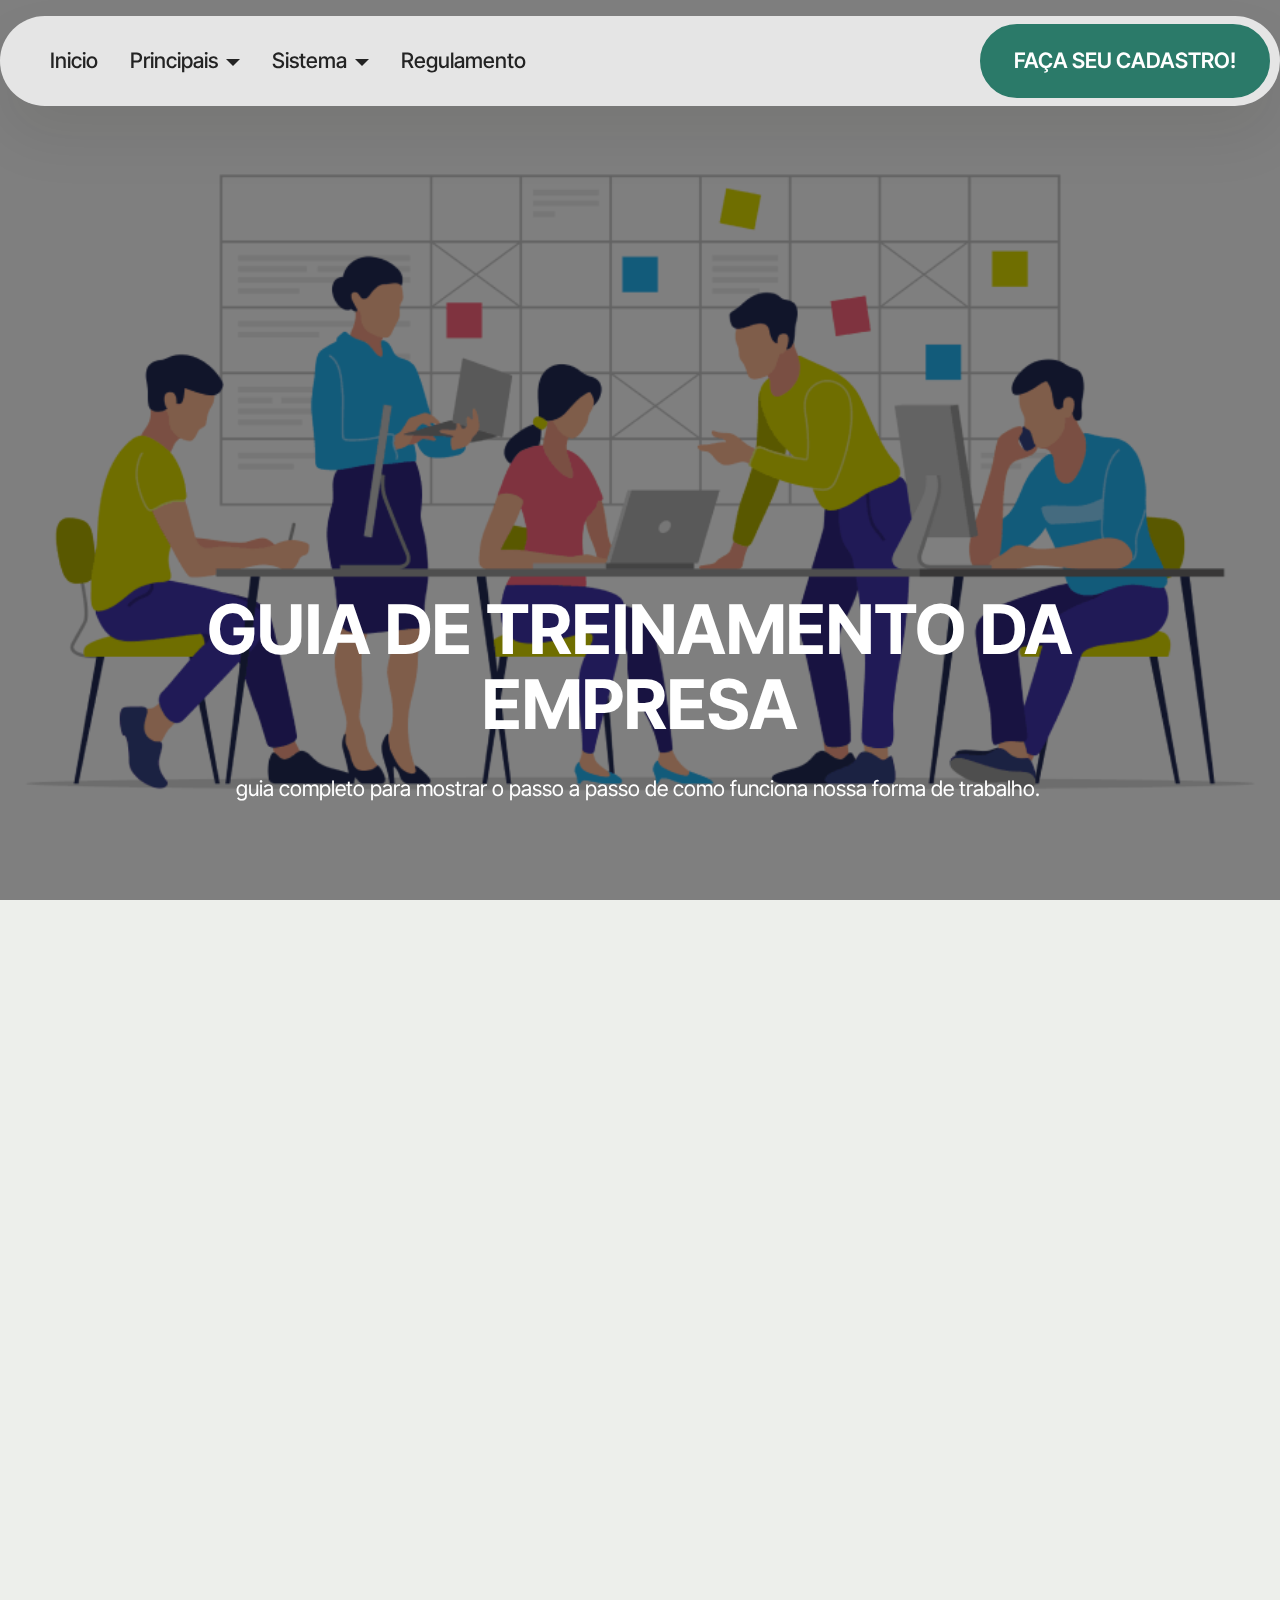
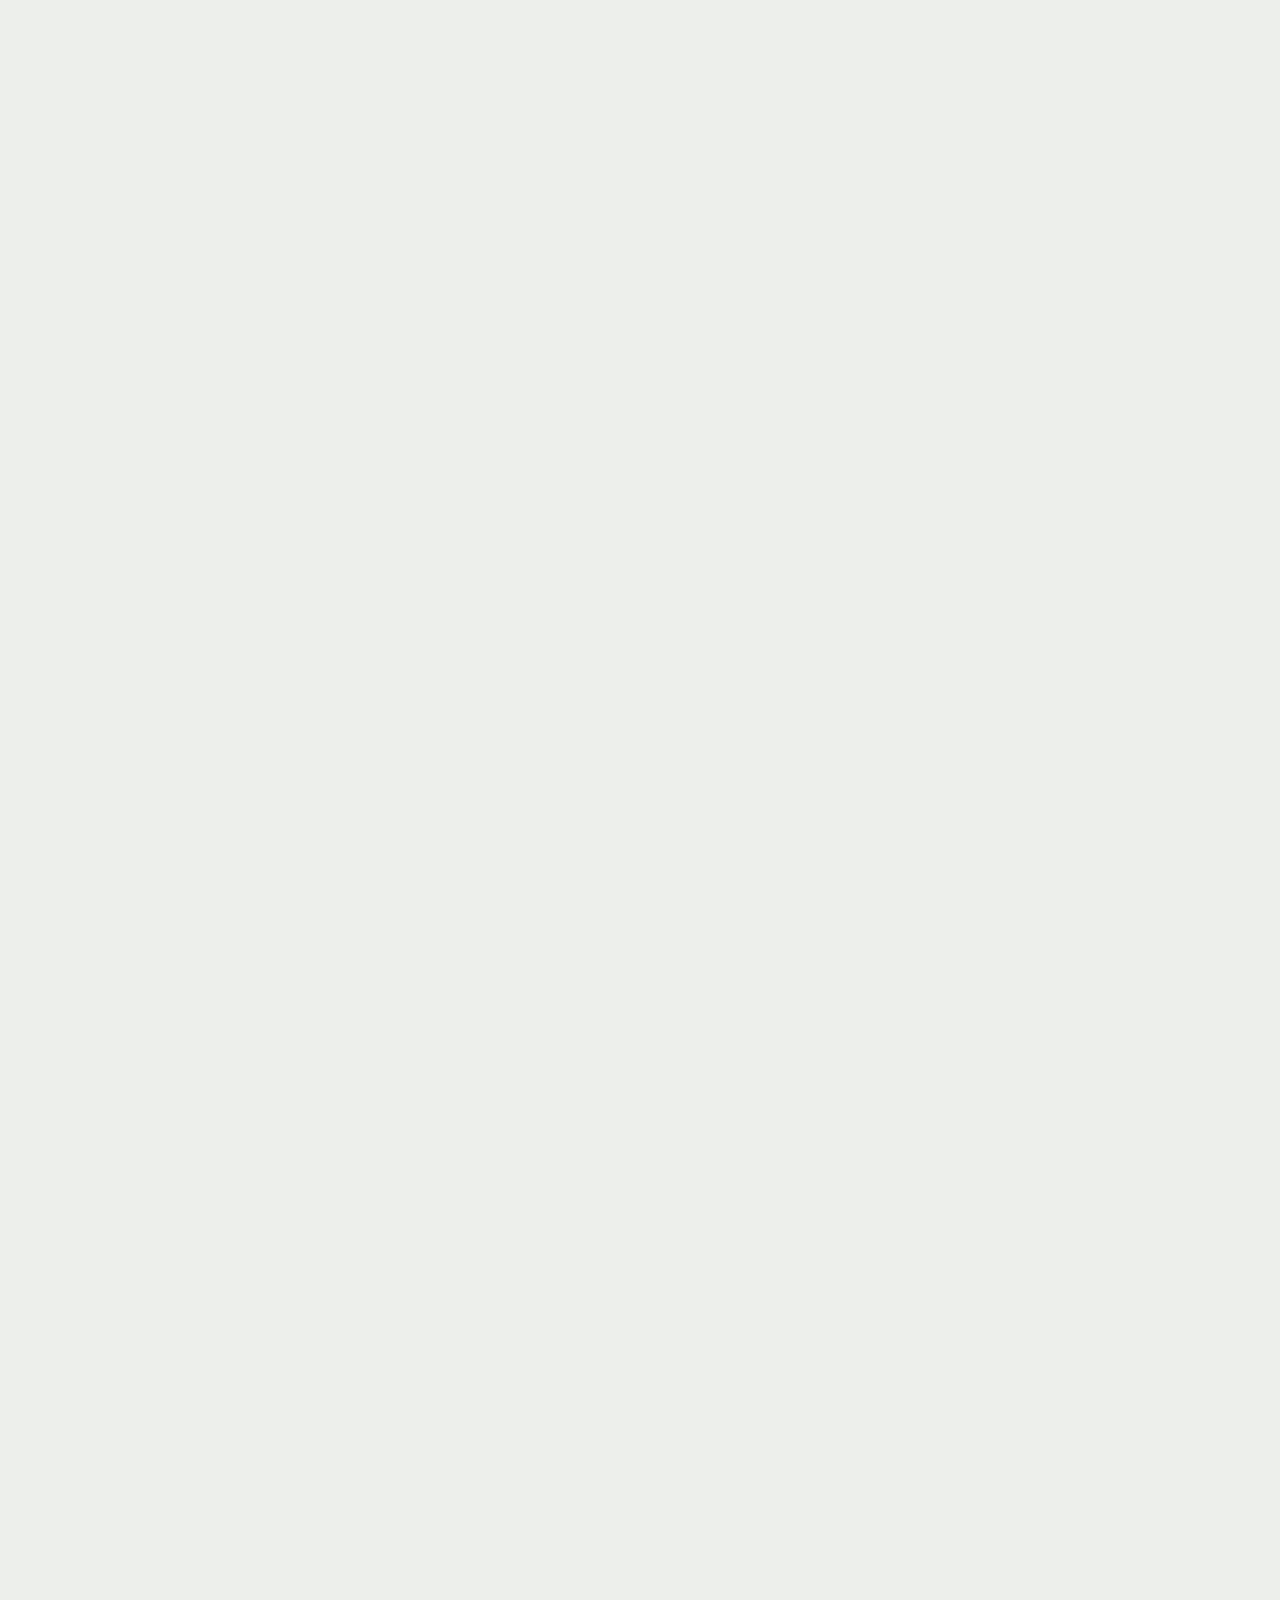
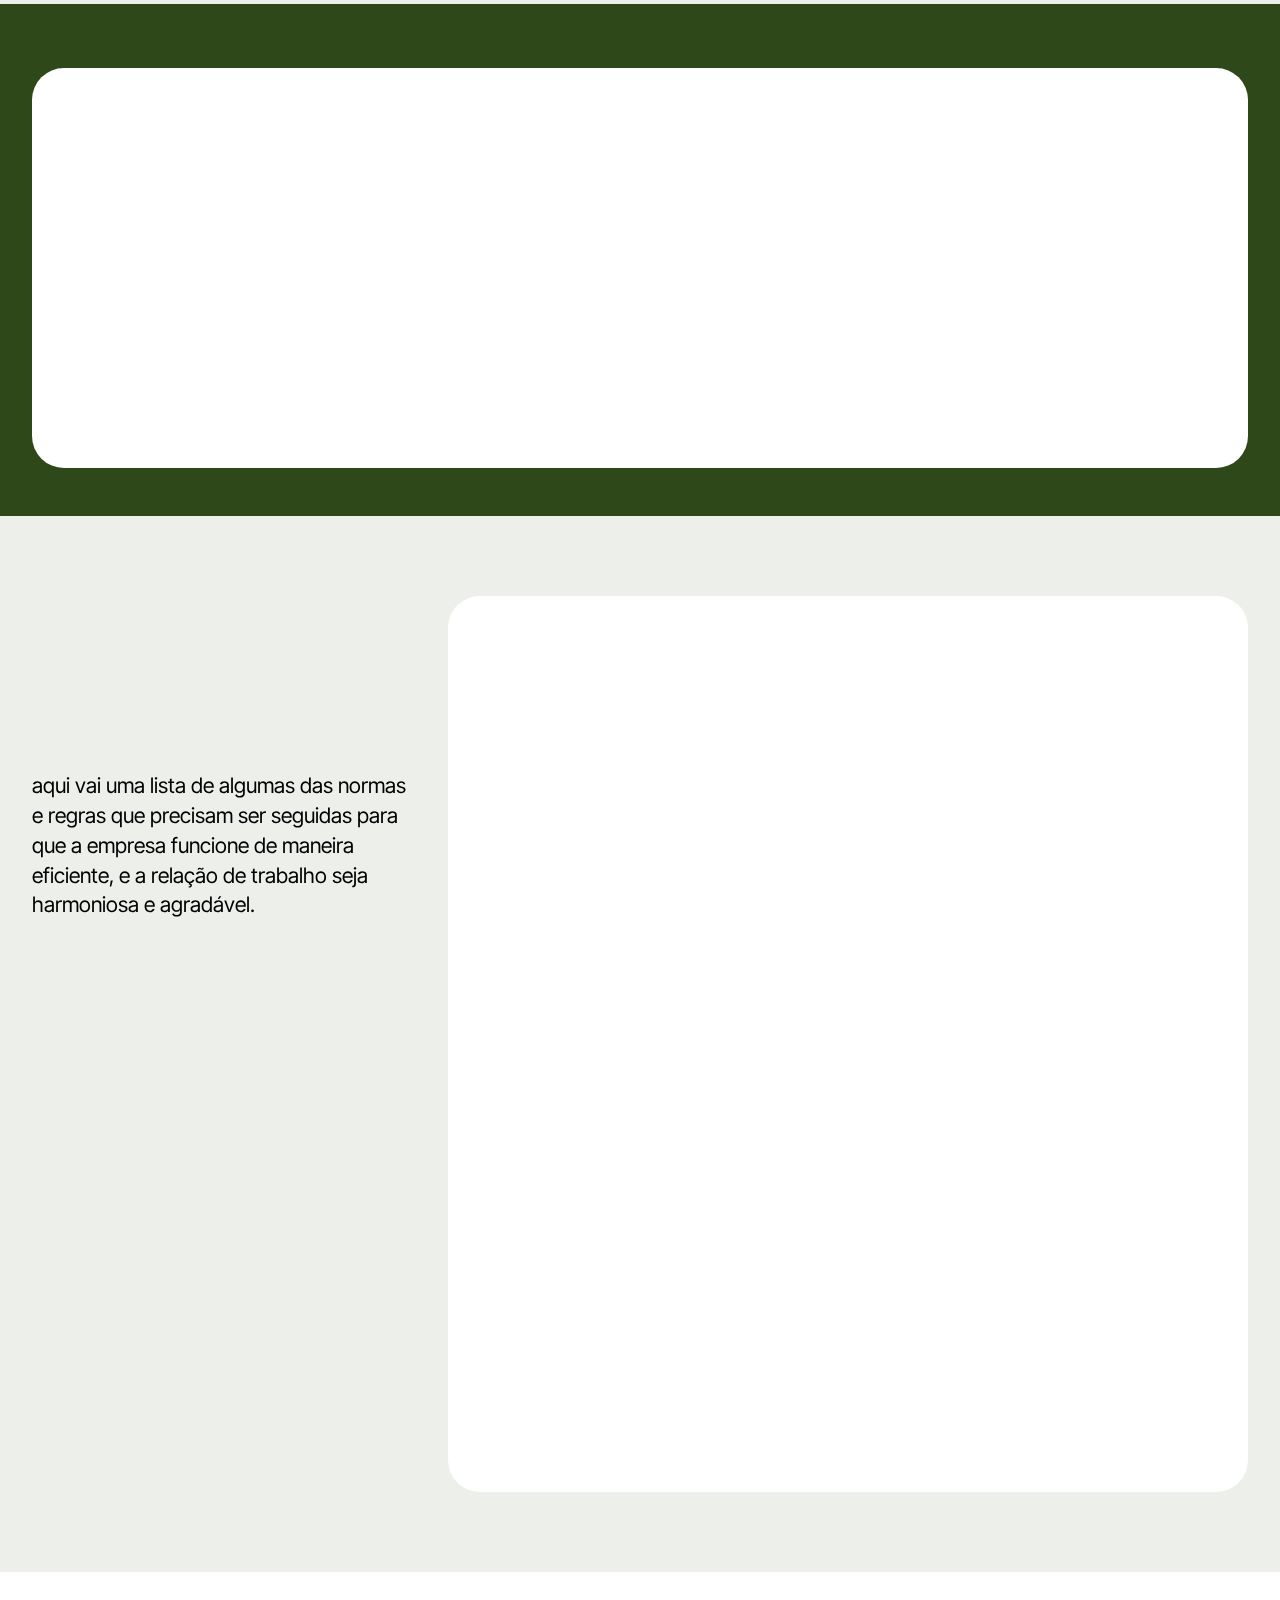
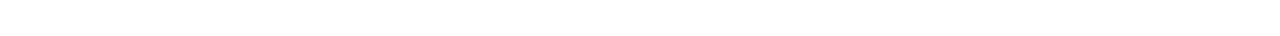
<file: index.html>
<!DOCTYPE html>
<html  >
<head>
  <!-- Site made with Mobirise Website Builder v5.9.13, https://mobirise.com -->
  <meta charset="UTF-8">
  <meta http-equiv="X-UA-Compatible" content="IE=edge">
  <meta name="generator" content="Mobirise v5.9.13, mobirise.com">
  <meta name="viewport" content="width=device-width, initial-scale=1, minimum-scale=1">
  <link rel="shortcut icon" href="assets/images/logo.png" type="image/x-icon">
  <meta name="description" content="">
  
  
  <title>Home</title>
  <link rel="stylesheet" href="assets/web/assets/mobirise-icons2/mobirise2.css">
  <link rel="stylesheet" href="assets/bootstrap/css/bootstrap.min.css">
  <link rel="stylesheet" href="assets/bootstrap/css/bootstrap-grid.min.css">
  <link rel="stylesheet" href="assets/bootstrap/css/bootstrap-reboot.min.css">
  <link rel="stylesheet" href="assets/parallax/jarallax.css">
  <link rel="stylesheet" href="assets/animatecss/animate.css">
  <link rel="stylesheet" href="assets/dropdown/css/style.css">
  <link rel="stylesheet" href="assets/theme/css/style.css">
  <link rel="preload" href="https://fonts.googleapis.com/css?family=Inter+Tight:100,200,300,400,500,600,700,800,900,100i,200i,300i,400i,500i,600i,700i,800i,900i&display=swap" as="style" onload="this.onload=null;this.rel='stylesheet'">
  <noscript><link rel="stylesheet" href="https://fonts.googleapis.com/css?family=Inter+Tight:100,200,300,400,500,600,700,800,900,100i,200i,300i,400i,500i,600i,700i,800i,900i&display=swap"></noscript>
  <link rel="preload" as="style" href="assets/mobirise/css/mbr-additional.css?v=7lMulR"><link rel="stylesheet" href="assets/mobirise/css/mbr-additional.css?v=7lMulR" type="text/css">

  
  
  
</head>
<body>
  
  <section data-bs-version="5.1" class="menu menu2 cid-u5MiLvFUBx" once="menu" id="menu02-4x">
	

	<nav class="navbar navbar-dropdown navbar-fixed-top navbar-expand-lg">
		<div class="container">
			<div class="navbar-brand">
				
				
			</div>
			<button class="navbar-toggler" type="button" data-toggle="collapse" data-bs-toggle="collapse" data-target="#navbarSupportedContent" data-bs-target="#navbarSupportedContent" aria-controls="navbarNavAltMarkup" aria-expanded="false" aria-label="Toggle navigation">
				<div class="hamburger">
					<span></span>
					<span></span>
					<span></span>
					<span></span>
				</div>
			</button>
			<div class="collapse navbar-collapse" id="navbarSupportedContent">
				<ul class="navbar-nav nav-dropdown navbar-nav-top-padding" data-app-modern-menu="true"><li class="nav-item"><a class="nav-link link text-black text-primary display-4" href="index.html">Inicio</a></li><li class="nav-item dropdown">
						<a class="nav-link link text-black dropdown-toggle display-4" href="https://mobiri.se" data-toggle="dropdown-submenu" data-bs-toggle="dropdown" data-bs-auto-close="outside" aria-expanded="false">Principais</a><div class="dropdown-menu" aria-labelledby="dropdown-933"><a class="text-black dropdown-item show text-primary display-4" href="page10.html" aria-expanded="false">Produtos</a><a class="text-black show dropdown-item display-4" href="https://mobiri.se">Vendas</a><a class="text-black show dropdown-item display-4" href="https://mobiri.se">Whatsapp</a><a class="text-black show dropdown-item text-primary display-4" href="index.html#article05-4f">Teste</a></div>
					</li><li class="nav-item dropdown">
						<a class="nav-link link text-black dropdown-toggle display-4" href="https://mobiri.se" aria-expanded="false" data-toggle="dropdown-submenu" data-bs-toggle="dropdown" data-bs-auto-close="outside">Sistema</a><div class="dropdown-menu" aria-labelledby="dropdown-725"><a class="text-black dropdown-item text-primary display-4" href="sistema.html">Introdução</a><div class="dropdown"><a class="text-black dropdown-item dropdown-toggle display-4" href="https://mobiri.se" data-toggle="dropdown-submenu" data-bs-toggle="dropdown" data-bs-auto-close="outside" aria-expanded="false">Vendas</a><div class="dropdown-menu dropdown-submenu" aria-labelledby="dropdown-314"><a class="text-black show dropdown-item text-primary display-4" href="page4.html#header10-29">Como realizar uma venda&nbsp;</a><a class="text-black dropdown-item show text-primary display-4" href="page4.html#header10-2l">Como aplicar desconto</a><a class="text-black dropdown-item show text-primary display-4" href="page4.html#header10-2m">Como deixar uma venda em débito</a><a class="text-black dropdown-item text-primary display-4" href="page4.html#header10-2n">Como fechar pedido com venda</a><a class="text-black dropdown-item show text-primary display-4" href="page4.html#header10-2o">Como cancelar uma venda</a></div></div><div class="dropdown"><a class="text-black dropdown-item dropdown-toggle display-4" href="https://mobiri.se" data-toggle="dropdown-submenu" data-bs-toggle="dropdown" data-bs-auto-close="outside" aria-expanded="false">Produtos</a><div class="dropdown-menu dropdown-submenu" aria-labelledby="dropdown-643"><a class="text-black show dropdown-item text-primary display-4" href="page6.html#header10-2s">Como cadastrar produtos no nex</a><a class="text-black dropdown-item text-primary display-4" href="page6.html#header10-2t">Como cadastrar categorias para produtos</a><a class="text-black dropdown-item text-primary display-4" href="page6.html#header10-2u">Como fazer ajuste de estoque (entrada)</a><a class="text-black dropdown-item show text-primary display-4" href="page6.html#header10-33">Como fazer ajuste de estoque (saída)</a><a class="text-black dropdown-item show text-primary display-4" href="page6.html#header10-35">Como ajustar preço de venda com o custo</a><a class="text-black dropdown-item show text-primary display-4" href="page6.html#header10-36">Como fazer devolução no sistema</a><a class="text-black dropdown-item show text-primary display-4" href="page6.html#header10-37">Como inativar um produto</a><a class="text-black dropdown-item show text-primary display-4" href="page6.html#header10-38">Como reativar um produto</a><a class="text-black dropdown-item text-primary display-4" href="page6.html#header10-39">Como cancelar uma venda</a><a class="text-black dropdown-item show text-primary display-4" href="page6.html#header10-3a">Como atualizar o nex&nbsp;</a><a class="text-black dropdown-item show text-primary display-4" href="page6.html#header10-3b">Como imprimir lista do sistema</a><a class="text-black dropdown-item show text-primary display-4" href="page6.html#header10-3x">Como configurar o modelo de pdf</a><a class="text-black dropdown-item show text-primary display-4" href="page6.html#header10-3z">Como mostrar informações financeiras</a><a class="text-black dropdown-item show text-primary display-4" href="page6.html#header10-34">Como fazer remessa para conserto</a><a class="text-black dropdown-item text-primary display-4" href="page6.html#header10-3c">Exportar lista de produtos</a></div></div><div class="dropdown"><a class="text-black dropdown-item dropdown-toggle display-4" href="https://mobiri.se" data-toggle="dropdown-submenu" data-bs-toggle="dropdown" data-bs-auto-close="outside" aria-expanded="false">Caixa</a><div class="dropdown-menu dropdown-submenu" aria-labelledby="dropdown-987"><a class="text-black show dropdown-item text-primary display-4" href="page7.html#header10-2z">Como abrir um caixa</a><a class="text-black show dropdown-item text-primary display-4" href="page7.html#header10-30">Como alterar saldo inicial</a><a class="text-black dropdown-item show text-primary display-4" href="page7.html#header10-2w">Como adicionar ou retirar dinheiro no caixa</a><a class="text-black dropdown-item show text-primary display-4" href="page7.html#header10-32">Como editar venda do caixa atual</a><a class="text-black dropdown-item text-primary display-4" href="page7.html#header10-2x">Como fechar o caixa</a><a class="text-black dropdown-item show text-primary display-4" href="page7.html#header10-2y">Como reabrir um caixa</a></div></div><div class="dropdown"><a class="text-black dropdown-item dropdown-toggle display-4" href="https://mobiri.se" data-toggle="dropdown-submenu" data-bs-toggle="dropdown" data-bs-auto-close="outside" aria-expanded="false">Estatística</a><div class="dropdown-menu dropdown-submenu" aria-labelledby="dropdown-718"><a class="text-black show dropdown-item text-primary display-4" href="page9.html#header10-3r">Como gerar relatório de vendas</a><a class="text-black show dropdown-item text-primary display-4" href="page9.html#header10-3s">Como gerar relatório de faturamento</a><a class="text-black dropdown-item show text-primary display-4" href="page9.html#header10-3t">Como gerar relatório de lucro bruto</a></div></div><div class="dropdown"><a class="text-black dropdown-item dropdown-toggle display-4" href="https://mobiri.se" data-toggle="dropdown-submenu" data-bs-toggle="dropdown" data-bs-auto-close="outside" aria-expanded="false">Clientes</a><div class="dropdown-menu dropdown-submenu" aria-labelledby="dropdown-315"><a class="text-black dropdown-item text-primary display-4" href="page5.html#header10-2k">Como cadastrar clientes novos</a><a class="text-black dropdown-item show text-primary display-4" href="page5.html#header10-2p">Conhecendo mais os clientes&nbsp;</a><a class="text-black dropdown-item show text-primary display-4" href="page5.html#header10-2q">importância de manter os dados atualizados</a></div></div></div>
					</li>
					<li class="nav-item">
						<a class="nav-link link text-black text-primary display-4" href="index.html#article21-4r">Regulamento</a>
					</li></ul>
				
				<div class="navbar-buttons mbr-section-btn"><a class="btn btn-primary display-4" href="https://docs.google.com/forms/d/1P4NT8dojXZmwdPVCvXN3J13gOyuJ9bvJAeiVQIiqLsc/viewform?edit_requested=true#responses" target="_blank">FAÇA SEU CADASTRO!</a></div>
			</div>
		</div>
	</nav>
</section>

<section data-bs-version="5.1" class="header16 cid-u5HvqTbxdU mbr-fullscreen mbr-parallax-background" id="header17-4c">
  
  <div class="mbr-overlay" style="opacity: 0.5; background-color: rgb(0, 0, 0);"></div>
  <div class="container-fluid">
    <div class="row">
      <div class="content-wrap col-12 col-md-12">
        <h1 class="mbr-section-title mbr-fonts-style mbr-white mb-4 display-1"><strong>GUIA DE TREINAMENTO DA EMPRESA</strong></h1>
        
        <p class="mbr-fonts-style mbr-text mbr-white mb-4 display-7">guia completo para mostrar o passo a passo de como funciona nossa forma de trabalho.&nbsp;</p>
        
      </div>
    </div>
  </div>
</section>

<section data-bs-version="5.1" class="news06 cid-u5HvsjvYy7" id="news06-4d">
  

  
  

  <div class="container">
    <div class="row justify-content-center">
      <div class="col-12 mb-5 content-head">
        <h3 class="mbr-fonts-style align-center mb-0 mbr-section-maintitle display-2"><strong>ESCOLHA A SESSÃO QUE DESEJA APRENDER</strong></h3>
        
      </div>
    </div>
    <div class="row justify-content-center align-items-center item features-image">
      <div class="col-12 ">
        <div class="item-wrapper">
          <div class="row">
            <div class="col-12 col-md-12 col-lg-4 image-wrapper">
              <img class="w-100" src="assets/images/unnamed-1-512x512.png" alt="Mobirise Website Builder">
            </div>
            <div class="col-12 col-lg col-md-12">
              <div class="text-wrapper align-left">
                <h5 class="mbr-section-title mbr-fonts-style mb-3 display-5">
                  <strong>SISTEMA</strong></h5>
                
                <p class="mbr-text mbr-fonts-style mb-3 display-7">Conheça mais sobre o sistema que utilizamos, funcionalidades e instruções de como operar nele de maneira correta.</p>
                <div class="mbr-section-btn mt-3"><a class="btn btn-lg btn-white display-7" href="sistema.html">Acessar conteúdo</a></div>
              </div>
            </div>
          </div>
        </div>
      </div>
    </div>
    <div class="row justify-content-center align-items-center item features-image">
      <div class="col-12">
        <div class="item-wrapper">
          <div class="row">
            <div class="col-12 col-md-12 col-lg-4 image-wrapper">
              <img class="w-100" src="assets/images/pngegg-1-816x710.png" alt="Mobirise Website Builder">
            </div>
            <div class="col-12 col-lg col-md-12">
              <div class="text-wrapper align-left">
                <h5 class="mbr-section-title mbr-fonts-style mb-3 display-5"><strong>VENDAS</strong></h5>
                
                <p class="mbr-text mbr-fonts-style mb-3 display-7">Entenda mais como funciona nosso atendimento ao cliente, veja dicas, resoluções prontas para problemas frequêntes etc.</p>
                <div class="mbr-section-btn mt-3"><a class="btn btn-lg btn-white display-7" href="https://mobiri.se">Acessar conteúdo</a></div>
              </div>
            </div>
          </div>
        </div>
      </div>
    </div>
  </div>
</section>

<section data-bs-version="5.1" class="news06 cid-u5HvtoWkjw" id="news06-4e">
  

  
  

  <div class="container">
    <div class="row justify-content-center">
      
    </div>
    <div class="row justify-content-center align-items-center item features-image">
      <div class="col-12 ">
        <div class="item-wrapper">
          <div class="row">
            <div class="col-12 col-md-12 col-lg-4 image-wrapper">
              <img class="w-100" src="assets/images/pngegg-2-816x826.png" alt="Mobirise Website Builder">
            </div>
            <div class="col-12 col-lg col-md-12">
              <div class="text-wrapper align-left">
                <h5 class="mbr-section-title mbr-fonts-style mb-3 display-5">
                  <strong>PRODUTOS</strong></h5>
                
                <p class="mbr-text mbr-fonts-style mb-3 display-7">Informações detalhada sobre os diversos produtos que trabalhamos, ilustrações, características etc.&nbsp;</p>
                <div class="mbr-section-btn mt-3"><a class="btn btn-lg btn-white display-7" href="page10.html">Acessar produtos</a></div>
              </div>
            </div>
          </div>
        </div>
      </div>
    </div>
    <div class="row justify-content-center align-items-center item features-image">
      <div class="col-12">
        <div class="item-wrapper">
          <div class="row">
            <div class="col-12 col-md-12 col-lg-4 image-wrapper">
              <img class="w-100" src="assets/images/whats-640x640.png" alt="Mobirise Website Builder">
            </div>
            <div class="col-12 col-lg col-md-12">
              <div class="text-wrapper align-left">
                <h5 class="mbr-section-title mbr-fonts-style mb-3 display-5"><strong>WHATSAPP</strong></h5>
                
                <p class="mbr-text mbr-fonts-style mb-3 display-7">Entenda como funciona a forma que trabalhamos com whatsapp e o detalhamento sobre os grupos que utilizamos.</p>
                <div class="mbr-section-btn mt-3"><a class="btn btn-lg btn-white display-7" href="https://mobiri.se">Acessar conteúdo</a></div>
              </div>
            </div>
          </div>
        </div>
      </div>
    </div>
  </div>
</section>

<section data-bs-version="5.1" class="start article05 cid-u5HvunI0Aw" id="article05-4f">
  

  
  

  <div class="container">
    <div class="row justify-content-center align-items-center">
      <div class="col-12">
        <div class="card-wrapper">
          <div class="row">
            <div class="col-12 col-md-12 col-lg-4 image-wrapper">
              <img class="w-100" src="assets/images/pngegg-512x512.png" alt="Mobirise Website Builder">
            </div>
            <div class="col-12 col-lg col-md-12">
              <div class="text-wrapper align-left">
                <h1 class="mbr-section-title mbr-fonts-style mb-4 display-2"><strong>TESTE PRÁTICO</strong></h1>
                <p class="mbr-text mbr-fonts-style mb-4 display-7">Realize o teste abaixo, tire o print do resultado e encaminhe ao seu supervisor</p>
                <div class="mbr-section-btn mt-3"><a class="btn btn-lg btn-black display-7" href="https://agilefingers.com/pt/teste/tarefa-palavras-aleatorias">Teste de digitação</a></div>
              </div>
            </div>
          </div>
        </div>
      </div>
    </div>
  </div>
</section>

<section data-bs-version="5.1" class="article021 cid-u5LOoeg3RY" id="article21-4r">
    
    <div class="container">
        <div class="row justify-content-center">
            <div class="col-lg-4">
                <div class="col-12 col-md-12">
                    <h5 class="mbr-section-title mbr-fonts-style mt-0 mb-4 display-2"><strong>REGULAMENTO INTERNO</strong></h5>
                    <h6 class="mbr-section-subtitle mbr-fonts-style mt-0 mb-4 display-7">aqui vai uma lista de algumas das normas e regras que precisam ser seguidas para que a empresa funcione de maneira eficiente, e a relação de trabalho seja harmoniosa e agradável.</h6>
                    
                </div>
            </div>

            <div class="col-lg-8 side-features">
                <div class="item-wrapper align-left">
                    <div class="counter-container mbr-text mbr-fonts-style display-7">
                        <ul>
                            <li><strong>Respeito com colegas de trabalho.</strong>&nbsp;Desde o primeiro dia e importante colaborar e ter conhecimento que a empresa prima por respeito com os colegas de trabalho a fim de que o ambiente seja agradável para todos, além de ser norma básica para uso de dentro e fora do ambiente de trabalho.</li>
                            <li><strong>Normas sobre faltas e atrasos.</strong>&nbsp;Para evitar conflitos em relação a horários, faz-se necessário esclarecer ao seu superior, a justificativa em relação ao atraso ou falta, em caso de falta por complicação de saúde é indispensável a apresentação do atestado médico.</li>
                            <li><strong>Ferramentas de trabalho.</strong>&nbsp;Assim como o envolvimento profissional, o cuidado com os bens da empresa é exemplo de dedicação e respeito ao trabalho. Zelar pelos objetos, equipamentos, móveis e imóveis demonstra responsabilidade, evita prejuízos e se reflete em benefícios futuramente.</li>
                            <li><strong>Confidencialidade.</strong>&nbsp;É importante ter ciência da confidencialidade de dados e informações da empresa fora do ambiente de trabalho, trate as informações à que têm acesso de maneira ética e profissional, evite divulgar informações da empresa a outros meios fora do ambiente de trabalho, em casos extremos pode acarretar em desligamento.</li>
                            <li><strong>Uso do celular.</strong>&nbsp;não utilizar celular nas dependências da empresa, usar celular em horário de expediente para fins pessoais, incluindo navegação na internet, Facebook, Instagram, WhatsApp, e-mail, SMS, telefonemas e outros não é permitido dentro das dependências da empresa, salvo em caráter de urgência.</li>
                        </ul>
                    </div>
                </div>
            </div>
        </div>
    </div>
</section><section class="display-7" style="padding: 0;align-items: center;justify-content: center;flex-wrap: wrap;    align-content: center;display: flex;position: relative;height: 4rem;"><a href="https://mobiri.se/3152168" style="flex: 1 1;height: 4rem;position: absolute;width: 100%;z-index: 1;"><img alt="" style="height: 4rem;" src="[data-uri]"></a><p style="margin: 0;text-align: center;" class="display-7">&#8204;</p><a style="z-index:1" href="https://mobirise.com/builder/no-code-website-builder.html">No Code Website Builder</a></section><script src="assets/bootstrap/js/bootstrap.bundle.min.js"></script>  <script src="assets/parallax/jarallax.js"></script>  <script src="assets/smoothscroll/smooth-scroll.js"></script>  <script src="assets/ytplayer/index.js"></script>  <script src="assets/dropdown/js/navbar-dropdown.js"></script>  <script src="assets/theme/js/script.js"></script>  
  
  
  <input name="animation" type="hidden">
  </body>
</html>
</file>
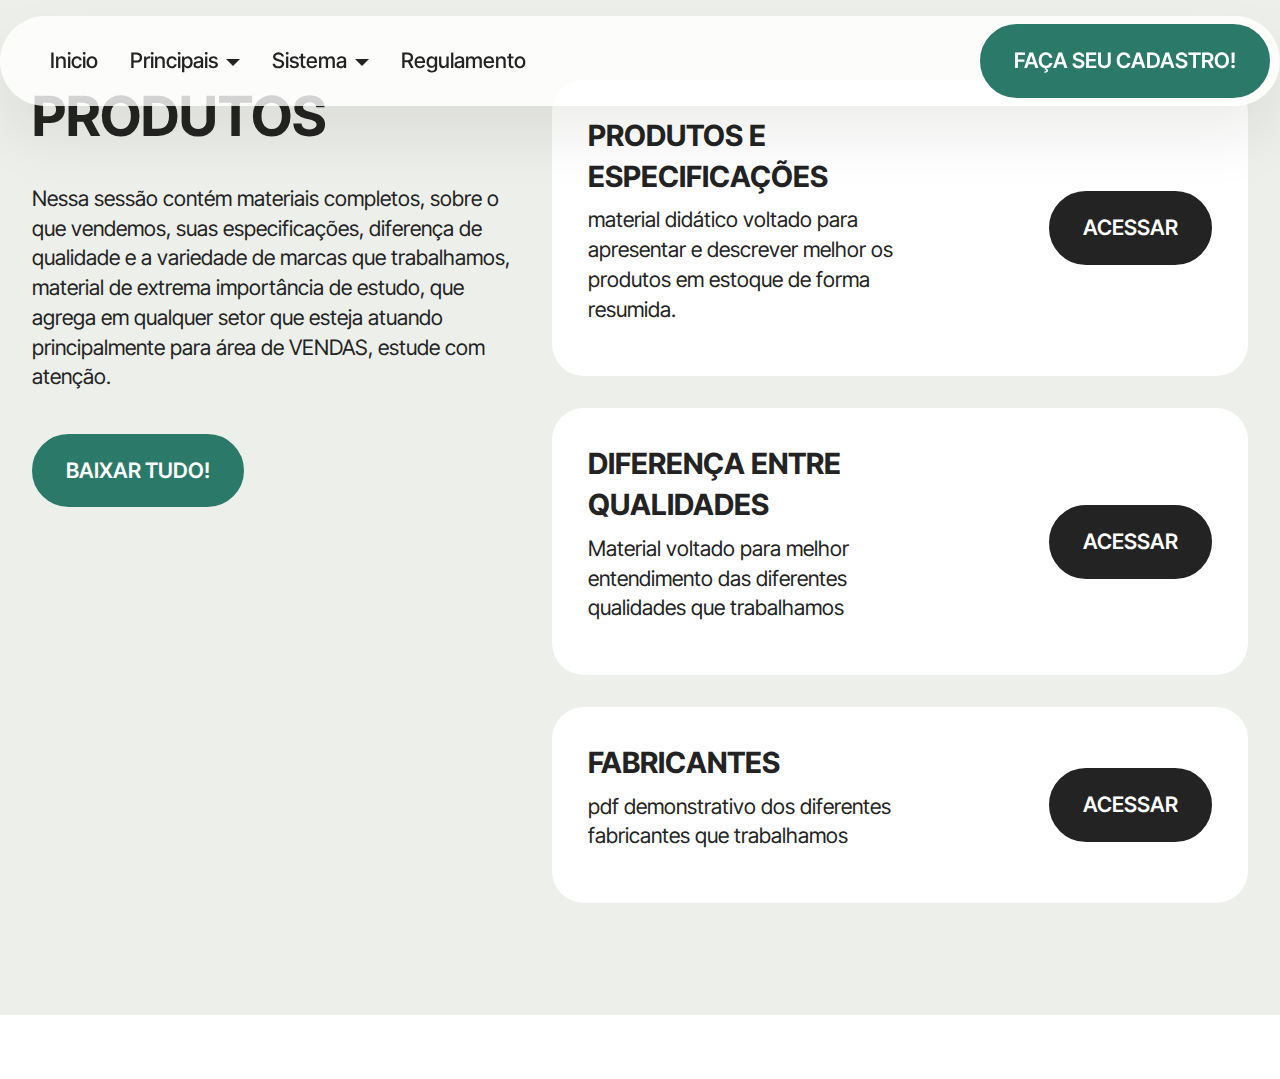
<file: page10.html>
<!DOCTYPE html>
<html  >
<head>
  <!-- Site made with Mobirise Website Builder v5.9.13, https://mobirise.com -->
  <meta charset="UTF-8">
  <meta http-equiv="X-UA-Compatible" content="IE=edge">
  <meta name="generator" content="Mobirise v5.9.13, mobirise.com">
  <meta name="viewport" content="width=device-width, initial-scale=1, minimum-scale=1">
  <link rel="shortcut icon" href="assets/images/logo.png" type="image/x-icon">
  <meta name="description" content="">
  
  
  <title>PRODUTOS</title>
  <link rel="stylesheet" href="assets/web/assets/mobirise-icons2/mobirise2.css">
  <link rel="stylesheet" href="assets/bootstrap/css/bootstrap.min.css">
  <link rel="stylesheet" href="assets/bootstrap/css/bootstrap-grid.min.css">
  <link rel="stylesheet" href="assets/bootstrap/css/bootstrap-reboot.min.css">
  <link rel="stylesheet" href="assets/animatecss/animate.css">
  <link rel="stylesheet" href="assets/dropdown/css/style.css">
  <link rel="stylesheet" href="assets/theme/css/style.css">
  <link rel="preload" href="https://fonts.googleapis.com/css?family=Inter+Tight:100,200,300,400,500,600,700,800,900,100i,200i,300i,400i,500i,600i,700i,800i,900i&display=swap" as="style" onload="this.onload=null;this.rel='stylesheet'">
  <noscript><link rel="stylesheet" href="https://fonts.googleapis.com/css?family=Inter+Tight:100,200,300,400,500,600,700,800,900,100i,200i,300i,400i,500i,600i,700i,800i,900i&display=swap"></noscript>
  <link rel="preload" as="style" href="assets/mobirise/css/mbr-additional.css?v=0pTgqE"><link rel="stylesheet" href="assets/mobirise/css/mbr-additional.css?v=0pTgqE" type="text/css">

  
  
  
</head>
<body>
  
  <section data-bs-version="5.1" class="menu menu2 cid-u5MiLvFUBx" once="menu" id="menu02-4x">
	

	<nav class="navbar navbar-dropdown navbar-fixed-top navbar-expand-lg">
		<div class="container">
			<div class="navbar-brand">
				
				
			</div>
			<button class="navbar-toggler" type="button" data-toggle="collapse" data-bs-toggle="collapse" data-target="#navbarSupportedContent" data-bs-target="#navbarSupportedContent" aria-controls="navbarNavAltMarkup" aria-expanded="false" aria-label="Toggle navigation">
				<div class="hamburger">
					<span></span>
					<span></span>
					<span></span>
					<span></span>
				</div>
			</button>
			<div class="collapse navbar-collapse" id="navbarSupportedContent">
				<ul class="navbar-nav nav-dropdown navbar-nav-top-padding" data-app-modern-menu="true"><li class="nav-item"><a class="nav-link link text-black text-primary display-4" href="index.html">Inicio</a></li><li class="nav-item dropdown">
						<a class="nav-link link text-black dropdown-toggle display-4" href="https://mobiri.se" data-toggle="dropdown-submenu" data-bs-toggle="dropdown" data-bs-auto-close="outside" aria-expanded="false">Principais</a><div class="dropdown-menu" aria-labelledby="dropdown-933"><a class="text-black dropdown-item show text-primary display-4" href="page10.html" aria-expanded="false">Produtos</a><a class="text-black show dropdown-item display-4" href="https://mobiri.se">Vendas</a><a class="text-black show dropdown-item display-4" href="https://mobiri.se">Whatsapp</a><a class="text-black show dropdown-item text-primary display-4" href="index.html#article05-4f">Teste</a></div>
					</li><li class="nav-item dropdown">
						<a class="nav-link link text-black dropdown-toggle display-4" href="https://mobiri.se" aria-expanded="false" data-toggle="dropdown-submenu" data-bs-toggle="dropdown" data-bs-auto-close="outside">Sistema</a><div class="dropdown-menu" aria-labelledby="dropdown-725"><a class="text-black dropdown-item text-primary display-4" href="sistema.html">Introdução</a><div class="dropdown"><a class="text-black dropdown-item dropdown-toggle display-4" href="https://mobiri.se" data-toggle="dropdown-submenu" data-bs-toggle="dropdown" data-bs-auto-close="outside" aria-expanded="false">Vendas</a><div class="dropdown-menu dropdown-submenu" aria-labelledby="dropdown-314"><a class="text-black show dropdown-item text-primary display-4" href="page4.html#header10-29">Como realizar uma venda&nbsp;</a><a class="text-black dropdown-item show text-primary display-4" href="page4.html#header10-2l">Como aplicar desconto</a><a class="text-black dropdown-item show text-primary display-4" href="page4.html#header10-2m">Como deixar uma venda em débito</a><a class="text-black dropdown-item text-primary display-4" href="page4.html#header10-2n">Como fechar pedido com venda</a><a class="text-black dropdown-item show text-primary display-4" href="page4.html#header10-2o">Como cancelar uma venda</a></div></div><div class="dropdown"><a class="text-black dropdown-item dropdown-toggle display-4" href="https://mobiri.se" data-toggle="dropdown-submenu" data-bs-toggle="dropdown" data-bs-auto-close="outside" aria-expanded="false">Produtos</a><div class="dropdown-menu dropdown-submenu" aria-labelledby="dropdown-643"><a class="text-black show dropdown-item text-primary display-4" href="page6.html#header10-2s">Como cadastrar produtos no nex</a><a class="text-black dropdown-item text-primary display-4" href="page6.html#header10-2t">Como cadastrar categorias para produtos</a><a class="text-black dropdown-item text-primary display-4" href="page6.html#header10-2u">Como fazer ajuste de estoque (entrada)</a><a class="text-black dropdown-item show text-primary display-4" href="page6.html#header10-33">Como fazer ajuste de estoque (saída)</a><a class="text-black dropdown-item show text-primary display-4" href="page6.html#header10-35">Como ajustar preço de venda com o custo</a><a class="text-black dropdown-item show text-primary display-4" href="page6.html#header10-36">Como fazer devolução no sistema</a><a class="text-black dropdown-item show text-primary display-4" href="page6.html#header10-37">Como inativar um produto</a><a class="text-black dropdown-item show text-primary display-4" href="page6.html#header10-38">Como reativar um produto</a><a class="text-black dropdown-item text-primary display-4" href="page6.html#header10-39">Como cancelar uma venda</a><a class="text-black dropdown-item show text-primary display-4" href="page6.html#header10-3a">Como atualizar o nex&nbsp;</a><a class="text-black dropdown-item show text-primary display-4" href="page6.html#header10-3b">Como imprimir lista do sistema</a><a class="text-black dropdown-item show text-primary display-4" href="page6.html#header10-3x">Como configurar o modelo de pdf</a><a class="text-black dropdown-item show text-primary display-4" href="page6.html#header10-3z">Como mostrar informações financeiras</a><a class="text-black dropdown-item show text-primary display-4" href="page6.html#header10-34">Como fazer remessa para conserto</a><a class="text-black dropdown-item text-primary display-4" href="page6.html#header10-3c">Exportar lista de produtos</a></div></div><div class="dropdown"><a class="text-black dropdown-item dropdown-toggle display-4" href="https://mobiri.se" data-toggle="dropdown-submenu" data-bs-toggle="dropdown" data-bs-auto-close="outside" aria-expanded="false">Caixa</a><div class="dropdown-menu dropdown-submenu" aria-labelledby="dropdown-987"><a class="text-black show dropdown-item text-primary display-4" href="page7.html#header10-2z">Como abrir um caixa</a><a class="text-black show dropdown-item text-primary display-4" href="page7.html#header10-30">Como alterar saldo inicial</a><a class="text-black dropdown-item show text-primary display-4" href="page7.html#header10-2w">Como adicionar ou retirar dinheiro no caixa</a><a class="text-black dropdown-item show text-primary display-4" href="page7.html#header10-32">Como editar venda do caixa atual</a><a class="text-black dropdown-item text-primary display-4" href="page7.html#header10-2x">Como fechar o caixa</a><a class="text-black dropdown-item show text-primary display-4" href="page7.html#header10-2y">Como reabrir um caixa</a></div></div><div class="dropdown"><a class="text-black dropdown-item dropdown-toggle display-4" href="https://mobiri.se" data-toggle="dropdown-submenu" data-bs-toggle="dropdown" data-bs-auto-close="outside" aria-expanded="false">Estatística</a><div class="dropdown-menu dropdown-submenu" aria-labelledby="dropdown-718"><a class="text-black show dropdown-item text-primary display-4" href="page9.html#header10-3r">Como gerar relatório de vendas</a><a class="text-black show dropdown-item text-primary display-4" href="page9.html#header10-3s">Como gerar relatório de faturamento</a><a class="text-black dropdown-item show text-primary display-4" href="page9.html#header10-3t">Como gerar relatório de lucro bruto</a></div></div><div class="dropdown"><a class="text-black dropdown-item dropdown-toggle display-4" href="https://mobiri.se" data-toggle="dropdown-submenu" data-bs-toggle="dropdown" data-bs-auto-close="outside" aria-expanded="false">Clientes</a><div class="dropdown-menu dropdown-submenu" aria-labelledby="dropdown-315"><a class="text-black dropdown-item text-primary display-4" href="page5.html#header10-2k">Como cadastrar clientes novos</a><a class="text-black dropdown-item show text-primary display-4" href="page5.html#header10-2p">Conhecendo mais os clientes&nbsp;</a><a class="text-black dropdown-item show text-primary display-4" href="page5.html#header10-2q">importância de manter os dados atualizados</a></div></div></div>
					</li>
					<li class="nav-item">
						<a class="nav-link link text-black text-primary display-4" href="index.html#article21-4r">Regulamento</a>
					</li></ul>
				
				<div class="navbar-buttons mbr-section-btn"><a class="btn btn-primary display-4" href="https://docs.google.com/forms/d/1P4NT8dojXZmwdPVCvXN3J13gOyuJ9bvJAeiVQIiqLsc/viewform?edit_requested=true#responses" target="_blank">FAÇA SEU CADASTRO!</a></div>
			</div>
		</div>
	</nav>
</section>

<section data-bs-version="5.1" class="people01 cid-u5Hxy0SXxo" id="people01-4n">
  

  

  <div class="container">
    <div class="row">
      <div class="col-lg-5 mb-5">
        <h3 class="mbr-section-maintitle mbr-fonts-style mb-4 display-2"><strong>PRODUTOS</strong></h3>
        <p class="mbr-section-maintext mbr-fonts-style mb-4 display-7">Nessa sessão contém materiais completos, sobre o que vendemos, suas especificações, diferença de qualidade e a variedade de marcas que trabalhamos, material de extrema importância de estudo, que agrega em qualquer setor que esteja atuando principalmente para área de VENDAS, estude com atenção.</p>

        <div class="mbr-section-btn btn-move"><a class="btn btn-primary display-7" href="https://drive.google.com/drive/folders/1iwixto8Npi-GexThcs8vDJMyF_V8Aw1-?usp=sharing">BAIXAR TUDO!</a></div>
      </div>

      <div class="col-lg-7">
        <div class="item features-without-image">
          <div class="item-wrapper">
            <div class="row align-items-center">
              <div class="col-md-7">
                <div class="align-left">
                  <h3 class="mbr-section-title mbr-fonts-style mb-2 display-5">
                    <strong>PRODUTOS E ESPECIFICAÇÕES</strong></h3>
                  <h4 class="mbr-section-subtitle mbr-fonts-style mb-3 display-7">material didático voltado para apresentar e descrever melhor os produtos em estoque de forma resumida.</h4>
                  
                </div>
              </div>

              <div class="col-md-5">
                <div class="mbr-section-btn align-right"><a class="btn btn-black display-7" href="assets/files/APOSTILHA-01.pdf" target="_blank">ACESSAR<strong></strong></a></div>
              </div>
            </div>
          </div>
        </div>
        <div class="item features-without-image">
          <div class="item-wrapper">
            <div class="row align-items-center">
              <div class="col-md-7">
                <div class="align-left">
                  <h3 class="mbr-section-title mbr-fonts-style mb-2 display-5"><strong>DIFERENÇA ENTRE QUALIDADES</strong></h3>
                  <h4 class="mbr-section-subtitle mbr-fonts-style mb-3 display-7">
                    Material voltado para melhor entendimento das diferentes qualidades que trabalhamos</h4>
                  
                </div>
              </div>

              <div class="col-md-5">
                <div class="mbr-section-btn align-right"><a class="btn btn-black display-7" href="assets/files/APOSTILHA-021.pdf" target="_blank">ACESSAR<strong></strong></a></div>
              </div>
            </div>
          </div>
        </div>
        <div class="item features-without-image">
          <div class="item-wrapper">
            <div class="row align-items-center">
              <div class="col-md-7">
                <div class="align-left">
                  <h3 class="mbr-section-title mbr-fonts-style mb-2 display-5"><strong>FABRICANTES</strong></h3>
                  <h4 class="mbr-section-subtitle mbr-fonts-style mb-3 display-7">pdf demonstrativo dos diferentes fabricantes que trabalhamos</h4>
                  
                </div>
              </div>

              <div class="col-md-5">
                <div class="mbr-section-btn align-right"><a class="btn btn-black display-7" href="assets/files/APOSTILHA-03.pdf" target="_blank">ACESSAR<strong></strong></a></div>
              </div>
            </div>
          </div>
        </div>
      </div>
    </div>
  </div>
</section><section class="display-7" style="padding: 0;align-items: center;justify-content: center;flex-wrap: wrap;    align-content: center;display: flex;position: relative;height: 4rem;"><a href="https://mobiri.se/3152168" style="flex: 1 1;height: 4rem;position: absolute;width: 100%;z-index: 1;"><img alt="" style="height: 4rem;" src="[data-uri]"></a><p style="margin: 0;text-align: center;" class="display-7">&#8204;</p><a style="z-index:1" href="https://mobirise.com">Mobirise.com </a></section><script src="assets/bootstrap/js/bootstrap.bundle.min.js"></script>  <script src="assets/smoothscroll/smooth-scroll.js"></script>  <script src="assets/ytplayer/index.js"></script>  <script src="assets/dropdown/js/navbar-dropdown.js"></script>  <script src="assets/theme/js/script.js"></script>  
  
  
  <input name="animation" type="hidden">
  </body>
</html>
</file>
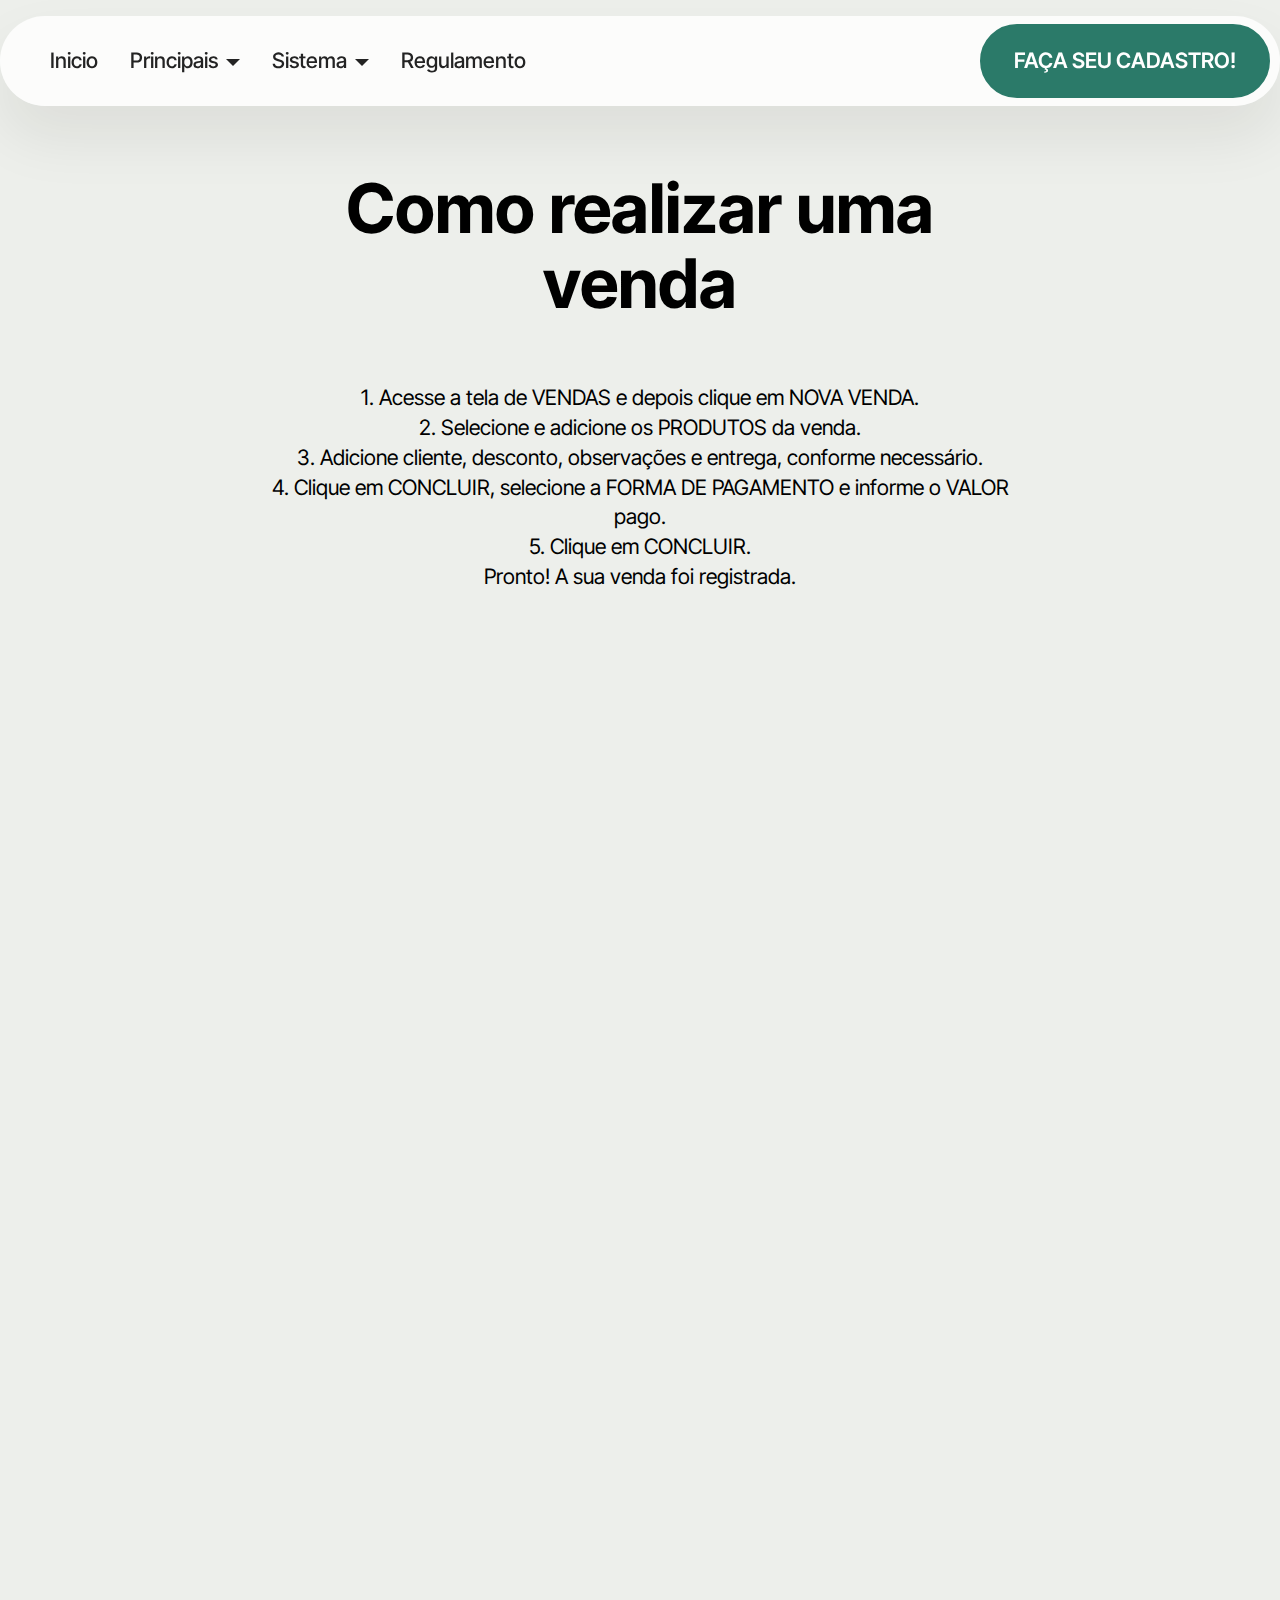
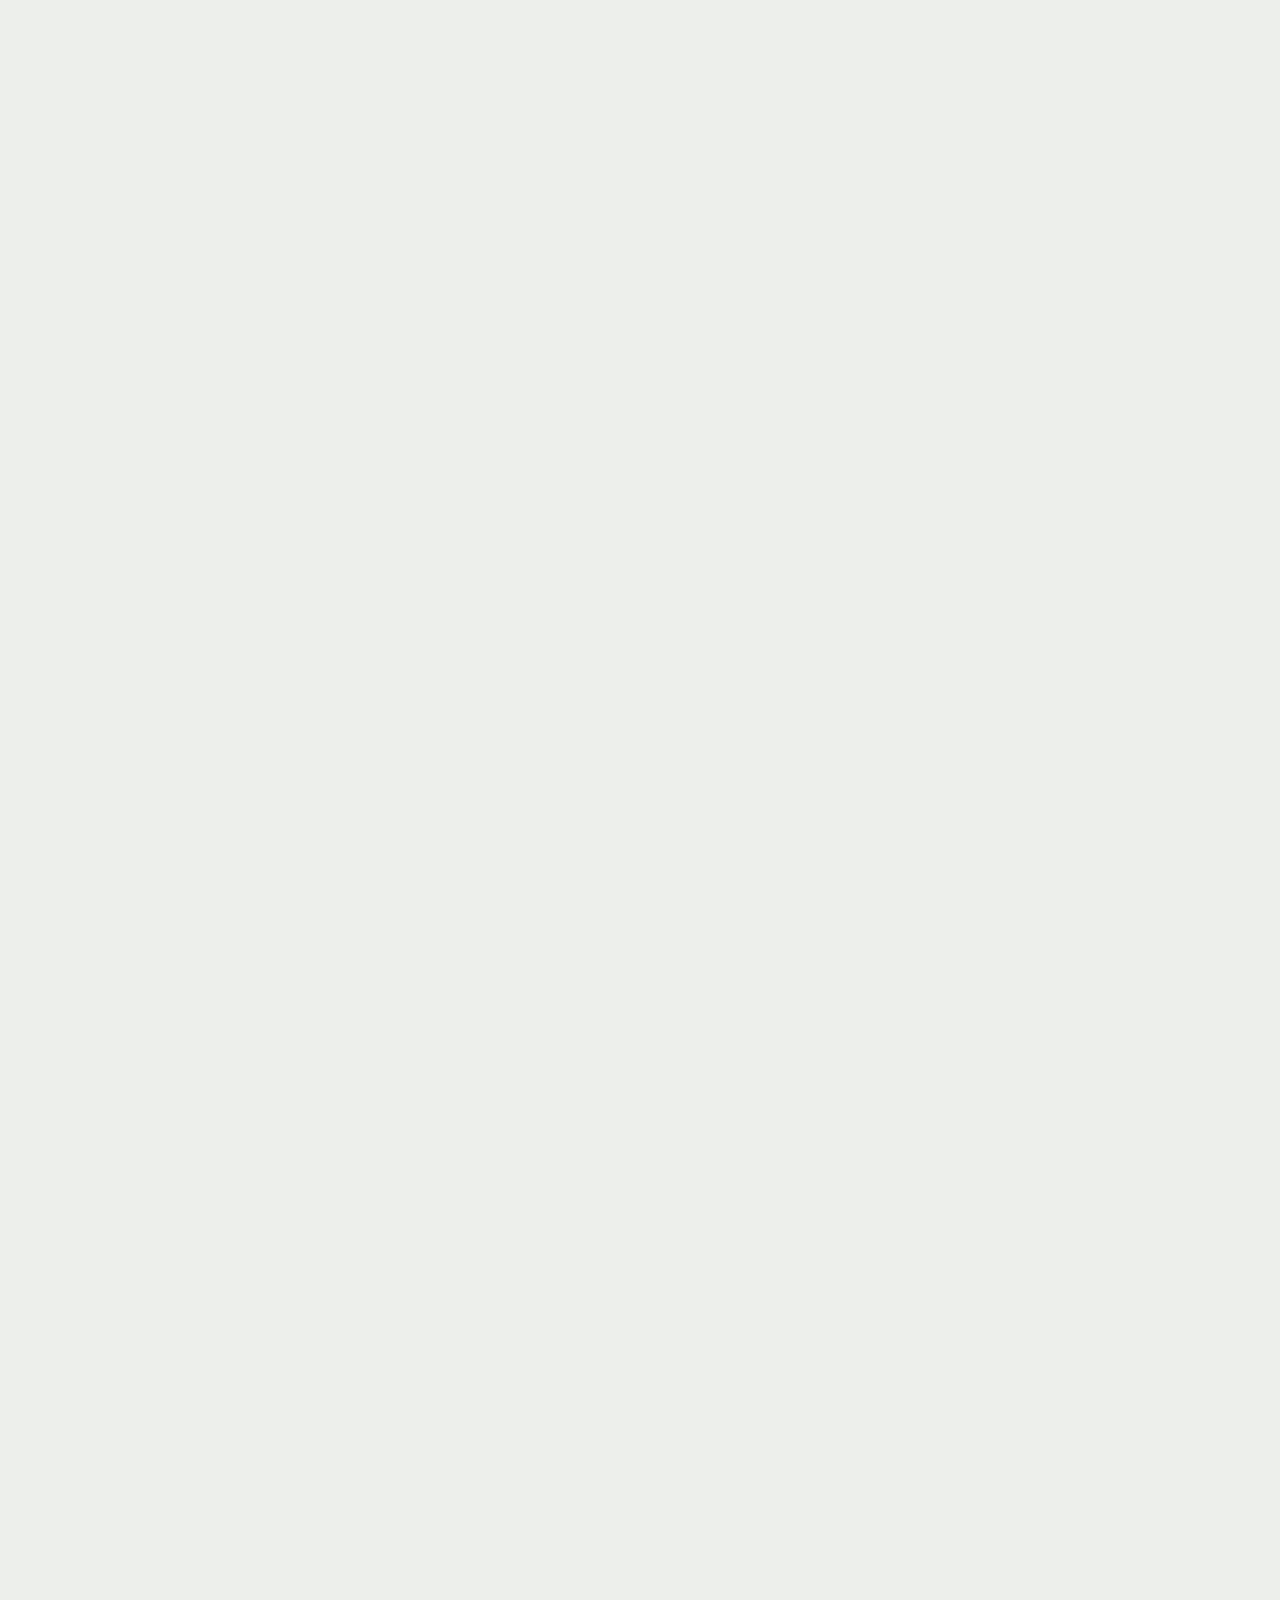
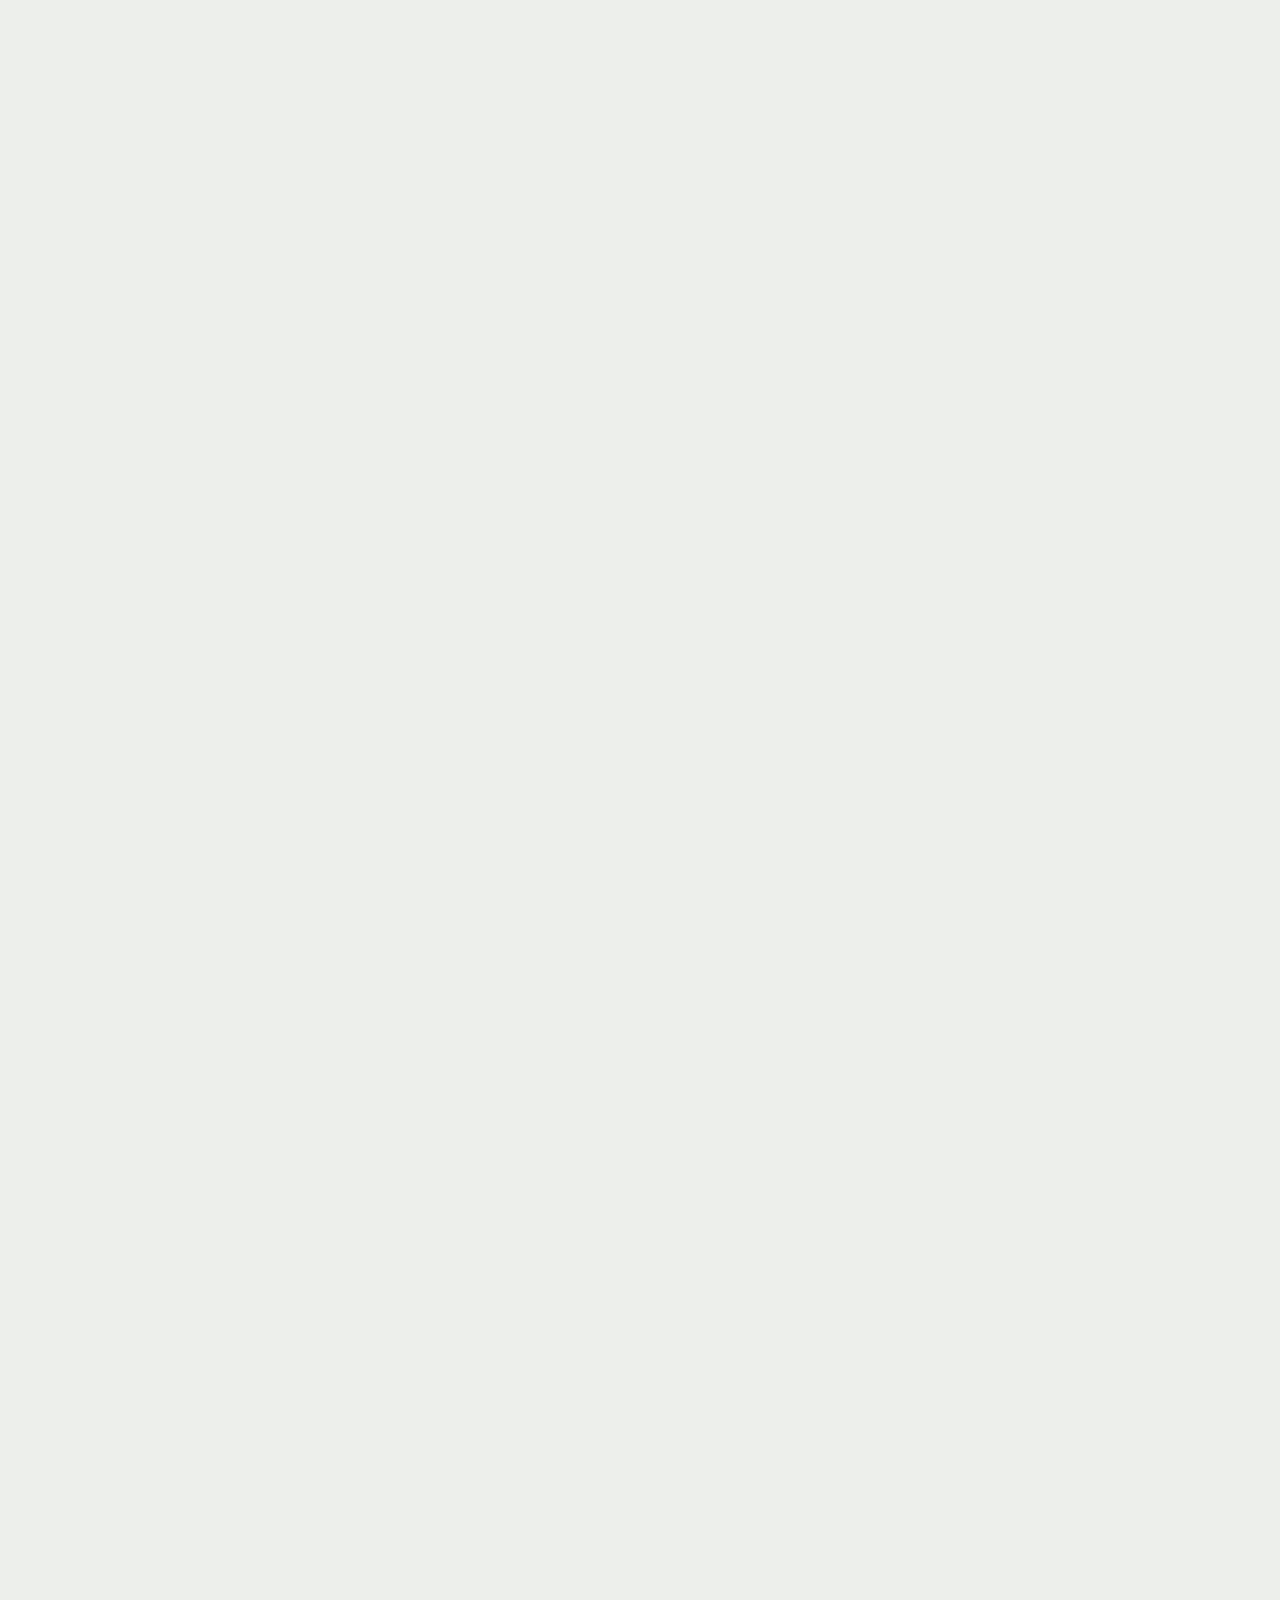
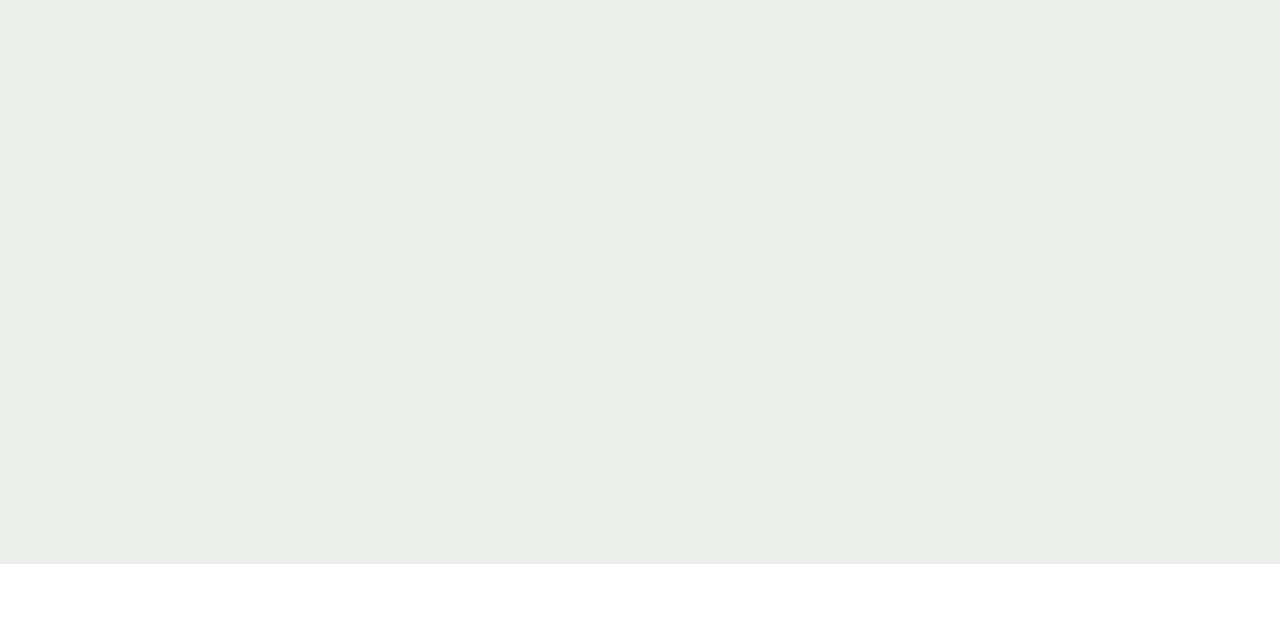
<file: page4.html>
<!DOCTYPE html>
<html  >
<head>
  <!-- Site made with Mobirise Website Builder v5.9.13, https://mobirise.com -->
  <meta charset="UTF-8">
  <meta http-equiv="X-UA-Compatible" content="IE=edge">
  <meta name="generator" content="Mobirise v5.9.13, mobirise.com">
  <meta name="viewport" content="width=device-width, initial-scale=1, minimum-scale=1">
  <link rel="shortcut icon" href="assets/images/logo.png" type="image/x-icon">
  <meta name="description" content="">
  
  
  <title>VENDAS (SISTEMA)</title>
  <link rel="stylesheet" href="assets/web/assets/mobirise-icons2/mobirise2.css">
  <link rel="stylesheet" href="assets/bootstrap/css/bootstrap.min.css">
  <link rel="stylesheet" href="assets/bootstrap/css/bootstrap-grid.min.css">
  <link rel="stylesheet" href="assets/bootstrap/css/bootstrap-reboot.min.css">
  <link rel="stylesheet" href="assets/animatecss/animate.css">
  <link rel="stylesheet" href="assets/dropdown/css/style.css">
  <link rel="stylesheet" href="assets/theme/css/style.css">
  <link rel="preload" href="https://fonts.googleapis.com/css?family=Inter+Tight:100,200,300,400,500,600,700,800,900,100i,200i,300i,400i,500i,600i,700i,800i,900i&display=swap" as="style" onload="this.onload=null;this.rel='stylesheet'">
  <noscript><link rel="stylesheet" href="https://fonts.googleapis.com/css?family=Inter+Tight:100,200,300,400,500,600,700,800,900,100i,200i,300i,400i,500i,600i,700i,800i,900i&display=swap"></noscript>
  <link rel="preload" as="style" href="assets/mobirise/css/mbr-additional.css?v=KrugMP"><link rel="stylesheet" href="assets/mobirise/css/mbr-additional.css?v=KrugMP" type="text/css">

  
  
  
</head>
<body>
  
  <section data-bs-version="5.1" class="menu menu2 cid-u5MiLvFUBx" once="menu" id="menu02-4x">
	

	<nav class="navbar navbar-dropdown navbar-fixed-top navbar-expand-lg">
		<div class="container">
			<div class="navbar-brand">
				
				
			</div>
			<button class="navbar-toggler" type="button" data-toggle="collapse" data-bs-toggle="collapse" data-target="#navbarSupportedContent" data-bs-target="#navbarSupportedContent" aria-controls="navbarNavAltMarkup" aria-expanded="false" aria-label="Toggle navigation">
				<div class="hamburger">
					<span></span>
					<span></span>
					<span></span>
					<span></span>
				</div>
			</button>
			<div class="collapse navbar-collapse" id="navbarSupportedContent">
				<ul class="navbar-nav nav-dropdown navbar-nav-top-padding" data-app-modern-menu="true"><li class="nav-item"><a class="nav-link link text-black text-primary display-4" href="index.html">Inicio</a></li><li class="nav-item dropdown">
						<a class="nav-link link text-black dropdown-toggle display-4" href="https://mobiri.se" data-toggle="dropdown-submenu" data-bs-toggle="dropdown" data-bs-auto-close="outside" aria-expanded="false">Principais</a><div class="dropdown-menu" aria-labelledby="dropdown-933"><a class="text-black dropdown-item show text-primary display-4" href="page10.html" aria-expanded="false">Produtos</a><a class="text-black show dropdown-item display-4" href="https://mobiri.se">Vendas</a><a class="text-black show dropdown-item display-4" href="https://mobiri.se">Whatsapp</a><a class="text-black show dropdown-item text-primary display-4" href="index.html#article05-4f">Teste</a></div>
					</li><li class="nav-item dropdown">
						<a class="nav-link link text-black dropdown-toggle display-4" href="https://mobiri.se" aria-expanded="false" data-toggle="dropdown-submenu" data-bs-toggle="dropdown" data-bs-auto-close="outside">Sistema</a><div class="dropdown-menu" aria-labelledby="dropdown-725"><a class="text-black dropdown-item text-primary display-4" href="sistema.html">Introdução</a><div class="dropdown"><a class="text-black dropdown-item dropdown-toggle display-4" href="https://mobiri.se" data-toggle="dropdown-submenu" data-bs-toggle="dropdown" data-bs-auto-close="outside" aria-expanded="false">Vendas</a><div class="dropdown-menu dropdown-submenu" aria-labelledby="dropdown-314"><a class="text-black show dropdown-item text-primary display-4" href="page4.html#header10-29">Como realizar uma venda&nbsp;</a><a class="text-black dropdown-item show text-primary display-4" href="page4.html#header10-2l">Como aplicar desconto</a><a class="text-black dropdown-item show text-primary display-4" href="page4.html#header10-2m">Como deixar uma venda em débito</a><a class="text-black dropdown-item text-primary display-4" href="page4.html#header10-2n">Como fechar pedido com venda</a><a class="text-black dropdown-item show text-primary display-4" href="page4.html#header10-2o">Como cancelar uma venda</a></div></div><div class="dropdown"><a class="text-black dropdown-item dropdown-toggle display-4" href="https://mobiri.se" data-toggle="dropdown-submenu" data-bs-toggle="dropdown" data-bs-auto-close="outside" aria-expanded="false">Produtos</a><div class="dropdown-menu dropdown-submenu" aria-labelledby="dropdown-643"><a class="text-black show dropdown-item text-primary display-4" href="page6.html#header10-2s">Como cadastrar produtos no nex</a><a class="text-black dropdown-item text-primary display-4" href="page6.html#header10-2t">Como cadastrar categorias para produtos</a><a class="text-black dropdown-item text-primary display-4" href="page6.html#header10-2u">Como fazer ajuste de estoque (entrada)</a><a class="text-black dropdown-item show text-primary display-4" href="page6.html#header10-33">Como fazer ajuste de estoque (saída)</a><a class="text-black dropdown-item show text-primary display-4" href="page6.html#header10-35">Como ajustar preço de venda com o custo</a><a class="text-black dropdown-item show text-primary display-4" href="page6.html#header10-36">Como fazer devolução no sistema</a><a class="text-black dropdown-item show text-primary display-4" href="page6.html#header10-37">Como inativar um produto</a><a class="text-black dropdown-item show text-primary display-4" href="page6.html#header10-38">Como reativar um produto</a><a class="text-black dropdown-item text-primary display-4" href="page6.html#header10-39">Como cancelar uma venda</a><a class="text-black dropdown-item show text-primary display-4" href="page6.html#header10-3a">Como atualizar o nex&nbsp;</a><a class="text-black dropdown-item show text-primary display-4" href="page6.html#header10-3b">Como imprimir lista do sistema</a><a class="text-black dropdown-item show text-primary display-4" href="page6.html#header10-3x">Como configurar o modelo de pdf</a><a class="text-black dropdown-item show text-primary display-4" href="page6.html#header10-3z">Como mostrar informações financeiras</a><a class="text-black dropdown-item show text-primary display-4" href="page6.html#header10-34">Como fazer remessa para conserto</a><a class="text-black dropdown-item text-primary display-4" href="page6.html#header10-3c">Exportar lista de produtos</a></div></div><div class="dropdown"><a class="text-black dropdown-item dropdown-toggle display-4" href="https://mobiri.se" data-toggle="dropdown-submenu" data-bs-toggle="dropdown" data-bs-auto-close="outside" aria-expanded="false">Caixa</a><div class="dropdown-menu dropdown-submenu" aria-labelledby="dropdown-987"><a class="text-black show dropdown-item text-primary display-4" href="page7.html#header10-2z">Como abrir um caixa</a><a class="text-black show dropdown-item text-primary display-4" href="page7.html#header10-30">Como alterar saldo inicial</a><a class="text-black dropdown-item show text-primary display-4" href="page7.html#header10-2w">Como adicionar ou retirar dinheiro no caixa</a><a class="text-black dropdown-item show text-primary display-4" href="page7.html#header10-32">Como editar venda do caixa atual</a><a class="text-black dropdown-item text-primary display-4" href="page7.html#header10-2x">Como fechar o caixa</a><a class="text-black dropdown-item show text-primary display-4" href="page7.html#header10-2y">Como reabrir um caixa</a></div></div><div class="dropdown"><a class="text-black dropdown-item dropdown-toggle display-4" href="https://mobiri.se" data-toggle="dropdown-submenu" data-bs-toggle="dropdown" data-bs-auto-close="outside" aria-expanded="false">Estatística</a><div class="dropdown-menu dropdown-submenu" aria-labelledby="dropdown-718"><a class="text-black show dropdown-item text-primary display-4" href="page9.html#header10-3r">Como gerar relatório de vendas</a><a class="text-black show dropdown-item text-primary display-4" href="page9.html#header10-3s">Como gerar relatório de faturamento</a><a class="text-black dropdown-item show text-primary display-4" href="page9.html#header10-3t">Como gerar relatório de lucro bruto</a></div></div><div class="dropdown"><a class="text-black dropdown-item dropdown-toggle display-4" href="https://mobiri.se" data-toggle="dropdown-submenu" data-bs-toggle="dropdown" data-bs-auto-close="outside" aria-expanded="false">Clientes</a><div class="dropdown-menu dropdown-submenu" aria-labelledby="dropdown-315"><a class="text-black dropdown-item text-primary display-4" href="page5.html#header10-2k">Como cadastrar clientes novos</a><a class="text-black dropdown-item show text-primary display-4" href="page5.html#header10-2p">Conhecendo mais os clientes&nbsp;</a><a class="text-black dropdown-item show text-primary display-4" href="page5.html#header10-2q">importância de manter os dados atualizados</a></div></div></div>
					</li>
					<li class="nav-item">
						<a class="nav-link link text-black text-primary display-4" href="index.html#article21-4r">Regulamento</a>
					</li></ul>
				
				<div class="navbar-buttons mbr-section-btn"><a class="btn btn-primary display-4" href="https://docs.google.com/forms/d/1P4NT8dojXZmwdPVCvXN3J13gOyuJ9bvJAeiVQIiqLsc/viewform?edit_requested=true#responses" target="_blank">FAÇA SEU CADASTRO!</a></div>
			</div>
		</div>
	</nav>
</section>

<section data-bs-version="5.1" class="header10 cid-u5GgcG0nCv" id="header10-29">
	

	
	

	<div class="text-center container">
	  <div class="row justify-content-center">
		</div>
		<div class="row justify-content-center">
			<div class="col-md-12 content-text mb-5">
				<h5 class="mbr-section-title mbr-fonts-style display-1"><br><strong>Como realizar uma venda</strong></h5>
				<p class="mbr-text mbr-fonts-style mt-4 display-7"><br>1. Acesse a tela de VENDAS e depois clique em NOVA VENDA.
<br>2. Selecione e adicione os PRODUTOS da venda.
<br>3. Adicione cliente, desconto, observações e entrega, conforme necessário.
<br>4. Clique em CONCLUIR, selecione a FORMA DE PAGAMENTO e informe o VALOR pago.
<br>5. Clique em CONCLUIR.
<br>Pronto! A sua venda foi registrada.<br></p>
				

			</div>
			<div class="mbr-figure col-12 col-md-9"><iframe class="mbr-embedded-video" src="https://www.youtube.com/embed/2H9_t2QqpbE?rel=0&amp;amp;mute=1&amp;showinfo=0&amp;autoplay=1&amp;loop=1&amp;playlist=2H9_t2QqpbE" width="1280" height="720" frameborder="0" allowfullscreen></iframe></div>
		</div>
	</div>
</section>

<section data-bs-version="5.1" class="header10 cid-u5Gqb2ap5Z" id="header10-2l">
	

	
	

	<div class="text-center container">
	  <div class="row justify-content-center">
		</div>
		<div class="row justify-content-center">
			<div class="col-md-12 content-text mb-5">
				<h5 class="mbr-section-title mbr-fonts-style display-1"><strong>Como aplicar desconto</strong></h5>
				<p class="mbr-text mbr-fonts-style mt-4 display-7">1. Para dar desconto em um produto específico, clique sobre a quantidade x valor.
<br>2. Para dar desconto na venda inteira, clique em DESC no topo da tela ou pressione a tecla F3 em seu teclado.
<br>3. Para dar desconto no momento do pagamento, clique em DESCONTO ou pressione a tecla F3 em seu teclado.
<br>Pronto!&nbsp; O desconto foi aplicado.</p>
				

			</div>
			<div class="mbr-figure col-12 col-md-9"><iframe class="mbr-embedded-video" src="https://www.youtube.com/embed/-RHo19cVie4?rel=0&amp;amp;mute=1&amp;showinfo=0&amp;autoplay=1&amp;loop=1&amp;playlist=-RHo19cVie4" width="1280" height="720" frameborder="0" allowfullscreen></iframe></div>
		</div>
	</div>
</section>

<section data-bs-version="5.1" class="header10 cid-u5GqThBSXo" id="header10-2m">
	

	
	

	<div class="text-center container">
	  <div class="row justify-content-center">
		</div>
		<div class="row justify-content-center">
			<div class="col-md-12 content-text mb-5">
				<h5 class="mbr-section-title mbr-fonts-style display-1"><strong>Como deixar uma venda em débito</strong></h5>
				<p class="mbr-text mbr-fonts-style mt-4 display-7">1. Clique na tela de vendas e, em seguida, em NOVA VENDA.
<br>2. Lance os produtos e selecione o CLIENTE.
<br>3. Clique em CONCLUIR para ir para a tela de MEIOS DE PAGAMENTO.
<br>4. Informe um VALOR MENOR que o total a pagar e a opção DEIXAR EM DÉBITO NA CONTA DO CLIENTE.
<br>5. Clique em CONCLUIR.
<br>Pronto!&nbsp; A venda foi registrada, e o valor restante ficou salvo como débito na conta do cliente.</p>
				

			</div>
			<div class="mbr-figure col-12 col-md-9"><iframe class="mbr-embedded-video" src="https://www.youtube.com/embed/82MQmK9slAk?rel=0&amp;amp;mute=1&amp;showinfo=0&amp;autoplay=1&amp;loop=1&amp;playlist=82MQmK9slAk" width="1280" height="720" frameborder="0" allowfullscreen></iframe></div>
		</div>
	</div>
</section>

<section data-bs-version="5.1" class="header10 cid-u5GtbYQ3nU" id="header10-2n">
	

	
	

	<div class="text-center container">
	  <div class="row justify-content-center">
		</div>
		<div class="row justify-content-center">
			<div class="col-md-12 content-text mb-5">
				<h5 class="mbr-section-title mbr-fonts-style display-1"><strong>Como fechar pedido como venda</strong></h5>
				<p class="mbr-text mbr-fonts-style mt-4 display-7">1. Acesse a tela de VENDAS.
<br>2. Clique na aba de PEDIDOS EM ABERTO.
<br>3. Selecione o pedido e clique em ABRIR.
<br>4. Clique em PAGAR/CONCLUIR.
<br>5. Informe o meio de pagamento.
<br>6. Clique em CONCLUIR.
<br>Pronto!&nbsp; Você concluiu a venda do seu pedido.</p>
				

			</div>
			<div class="mbr-figure col-12 col-md-9"><iframe class="mbr-embedded-video" src="https://www.youtube.com/embed/hZAhFB407x4?rel=0&amp;amp;mute=1&amp;showinfo=0&amp;autoplay=1&amp;loop=1&amp;playlist=hZAhFB407x4" width="1280" height="720" frameborder="0" allowfullscreen></iframe></div>
		</div>
	</div>
</section>

<section data-bs-version="5.1" class="header10 cid-u5GtWyXgYt" id="header10-2o">
	

	
	

	<div class="text-center container">
	  <div class="row justify-content-center">
		</div>
		<div class="row justify-content-center">
			<div class="col-md-12 content-text mb-5">
				<h5 class="mbr-section-title mbr-fonts-style display-1">
					<strong>Como cancelar uma venda</strong></h5>
				<p class="mbr-text mbr-fonts-style mt-4 display-7">1. Acesse a tela de VENDAS.
<br>2. Identifique a venda que deseja cancelar e clique em ABRIR.
<br>3. Clique em CANCELAR A VENDA.
<br>4. Confirme o cancelamento clicando em SIM.
<br>Pronto! A venda foi cancelada.</p>
				

			</div>
			<div class="mbr-figure col-12 col-md-9"><iframe class="mbr-embedded-video" src="https://www.youtube.com/embed/snjS1kfp0Js?rel=0&amp;amp;mute=1&amp;showinfo=0&amp;autoplay=1&amp;loop=1&amp;playlist=snjS1kfp0Js" width="1280" height="720" frameborder="0" allowfullscreen></iframe></div>
		</div>
	</div>
</section><section class="display-7" style="padding: 0;align-items: center;justify-content: center;flex-wrap: wrap;    align-content: center;display: flex;position: relative;height: 4rem;"><a href="https://mobiri.se/3152168" style="flex: 1 1;height: 4rem;position: absolute;width: 100%;z-index: 1;"><img alt="" style="height: 4rem;" src="[data-uri]"></a><p style="margin: 0;text-align: center;" class="display-7">&#8204;</p><a style="z-index:1" href="https://mobirise.com/builder/ai-website-builder.html">Free AI Website Builder</a></section><script src="assets/bootstrap/js/bootstrap.bundle.min.js"></script>  <script src="assets/smoothscroll/smooth-scroll.js"></script>  <script src="assets/ytplayer/index.js"></script>  <script src="assets/playervimeo/vimeo_player.js"></script>  <script src="assets/dropdown/js/navbar-dropdown.js"></script>  <script src="assets/theme/js/script.js"></script>  
  
  
  <input name="animation" type="hidden">
  </body>
</html>
</file>
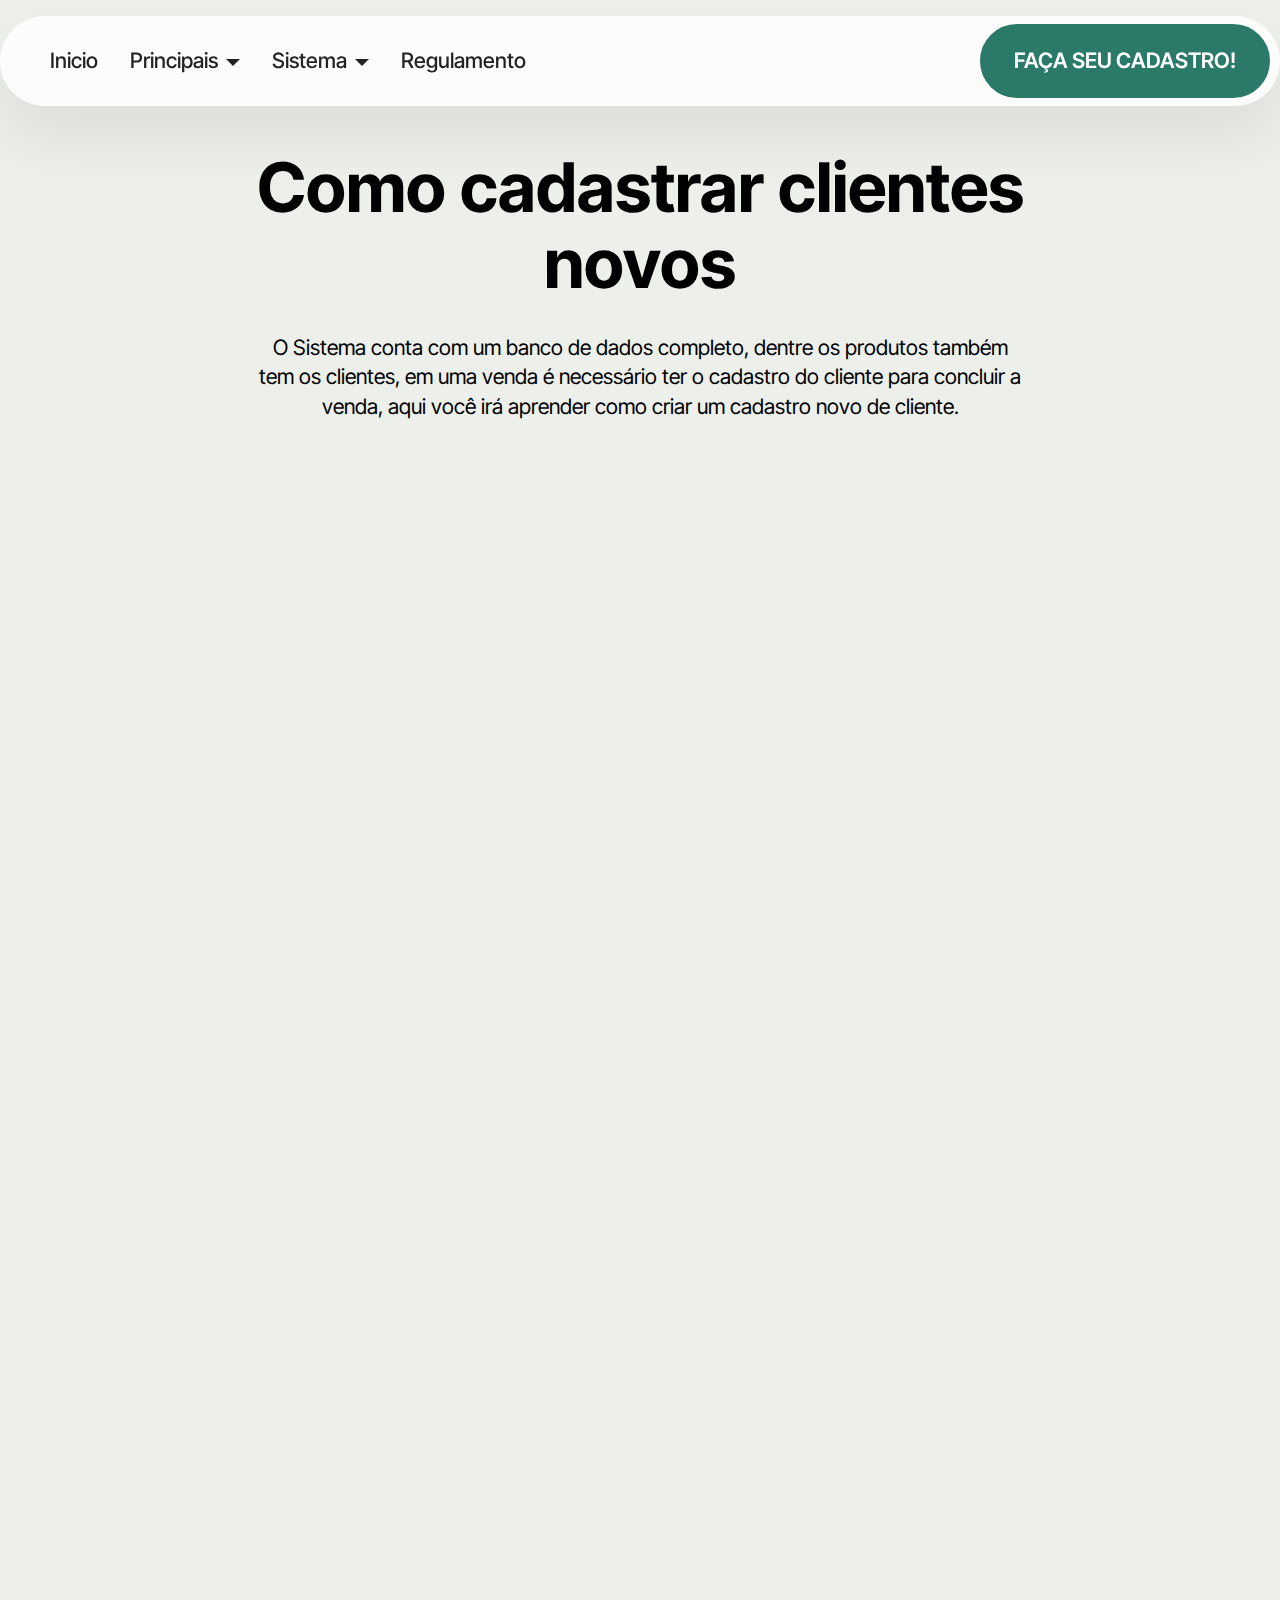
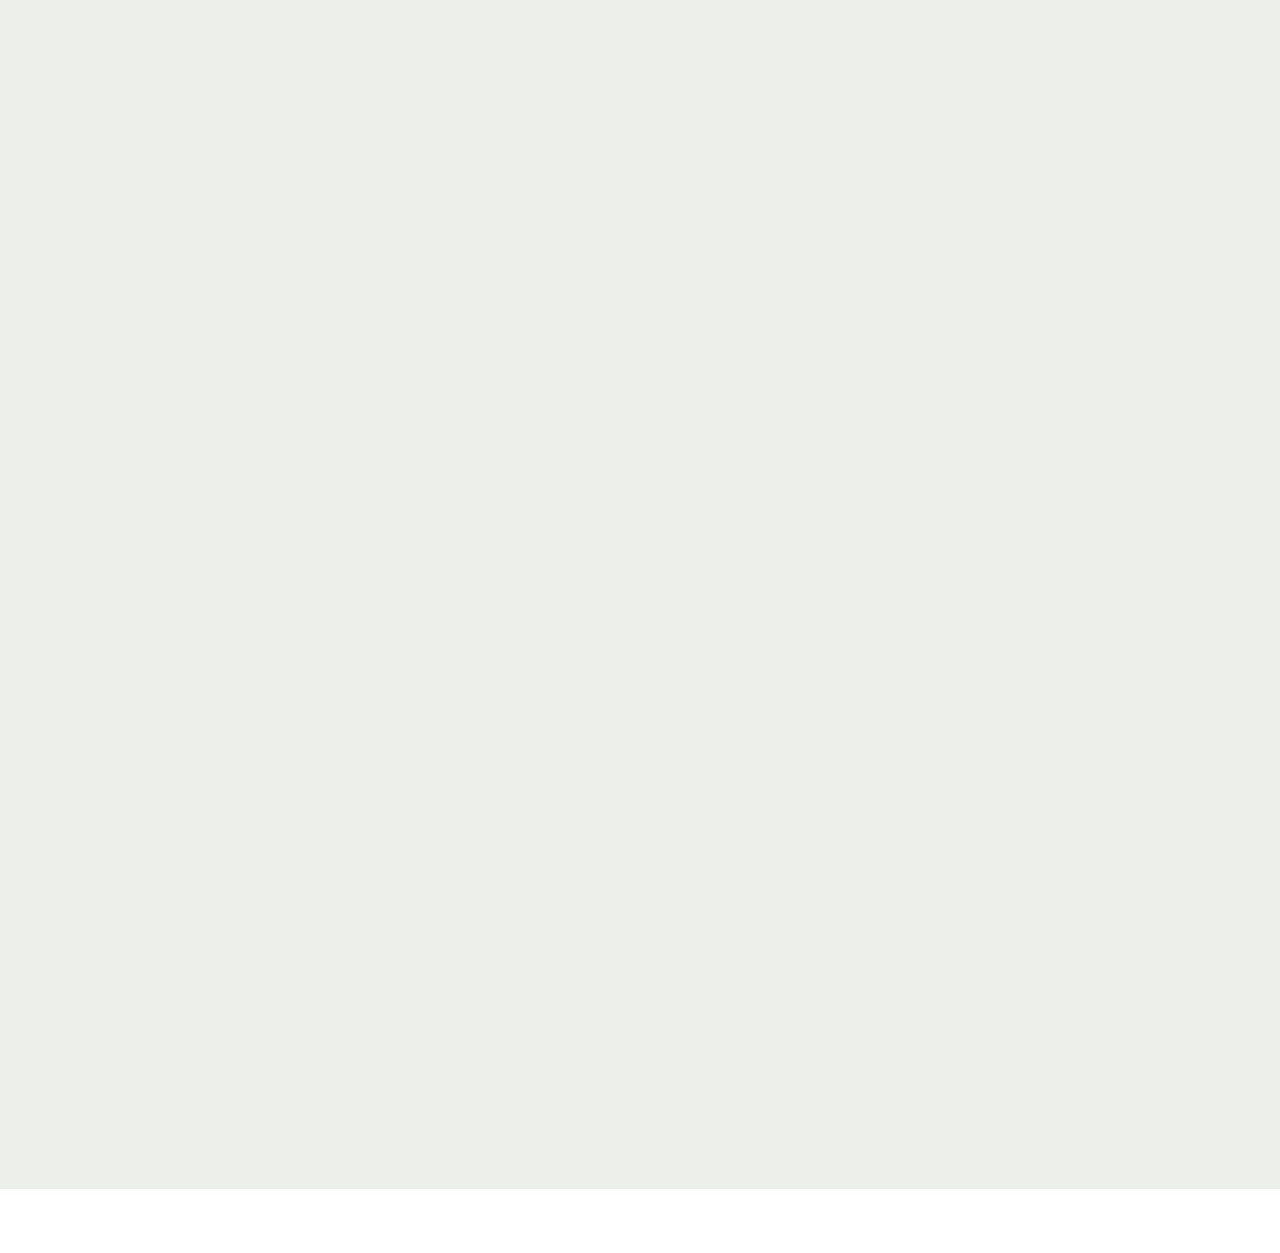
<file: page5.html>
<!DOCTYPE html>
<html  >
<head>
  <!-- Site made with Mobirise Website Builder v5.9.13, https://mobirise.com -->
  <meta charset="UTF-8">
  <meta http-equiv="X-UA-Compatible" content="IE=edge">
  <meta name="generator" content="Mobirise v5.9.13, mobirise.com">
  <meta name="viewport" content="width=device-width, initial-scale=1, minimum-scale=1">
  <link rel="shortcut icon" href="assets/images/logo.png" type="image/x-icon">
  <meta name="description" content="">
  
  
  <title>CLIENTES (SISTEMA)</title>
  <link rel="stylesheet" href="assets/web/assets/mobirise-icons2/mobirise2.css">
  <link rel="stylesheet" href="assets/bootstrap/css/bootstrap.min.css">
  <link rel="stylesheet" href="assets/bootstrap/css/bootstrap-grid.min.css">
  <link rel="stylesheet" href="assets/bootstrap/css/bootstrap-reboot.min.css">
  <link rel="stylesheet" href="assets/animatecss/animate.css">
  <link rel="stylesheet" href="assets/dropdown/css/style.css">
  <link rel="stylesheet" href="assets/theme/css/style.css">
  <link rel="preload" href="https://fonts.googleapis.com/css?family=Inter+Tight:100,200,300,400,500,600,700,800,900,100i,200i,300i,400i,500i,600i,700i,800i,900i&display=swap" as="style" onload="this.onload=null;this.rel='stylesheet'">
  <noscript><link rel="stylesheet" href="https://fonts.googleapis.com/css?family=Inter+Tight:100,200,300,400,500,600,700,800,900,100i,200i,300i,400i,500i,600i,700i,800i,900i&display=swap"></noscript>
  <link rel="preload" as="style" href="assets/mobirise/css/mbr-additional.css?v=iH7dD7"><link rel="stylesheet" href="assets/mobirise/css/mbr-additional.css?v=iH7dD7" type="text/css">

  
  
  
</head>
<body>
  
  <section data-bs-version="5.1" class="menu menu2 cid-u5MiLvFUBx" once="menu" id="menu02-4x">
	

	<nav class="navbar navbar-dropdown navbar-fixed-top navbar-expand-lg">
		<div class="container">
			<div class="navbar-brand">
				
				
			</div>
			<button class="navbar-toggler" type="button" data-toggle="collapse" data-bs-toggle="collapse" data-target="#navbarSupportedContent" data-bs-target="#navbarSupportedContent" aria-controls="navbarNavAltMarkup" aria-expanded="false" aria-label="Toggle navigation">
				<div class="hamburger">
					<span></span>
					<span></span>
					<span></span>
					<span></span>
				</div>
			</button>
			<div class="collapse navbar-collapse" id="navbarSupportedContent">
				<ul class="navbar-nav nav-dropdown navbar-nav-top-padding" data-app-modern-menu="true"><li class="nav-item"><a class="nav-link link text-black text-primary display-4" href="index.html">Inicio</a></li><li class="nav-item dropdown">
						<a class="nav-link link text-black dropdown-toggle display-4" href="https://mobiri.se" data-toggle="dropdown-submenu" data-bs-toggle="dropdown" data-bs-auto-close="outside" aria-expanded="false">Principais</a><div class="dropdown-menu" aria-labelledby="dropdown-933"><a class="text-black dropdown-item show text-primary display-4" href="page10.html" aria-expanded="false">Produtos</a><a class="text-black show dropdown-item display-4" href="https://mobiri.se">Vendas</a><a class="text-black show dropdown-item display-4" href="https://mobiri.se">Whatsapp</a><a class="text-black show dropdown-item text-primary display-4" href="index.html#article05-4f">Teste</a></div>
					</li><li class="nav-item dropdown">
						<a class="nav-link link text-black dropdown-toggle display-4" href="https://mobiri.se" aria-expanded="false" data-toggle="dropdown-submenu" data-bs-toggle="dropdown" data-bs-auto-close="outside">Sistema</a><div class="dropdown-menu" aria-labelledby="dropdown-725"><a class="text-black dropdown-item text-primary display-4" href="sistema.html">Introdução</a><div class="dropdown"><a class="text-black dropdown-item dropdown-toggle display-4" href="https://mobiri.se" data-toggle="dropdown-submenu" data-bs-toggle="dropdown" data-bs-auto-close="outside" aria-expanded="false">Vendas</a><div class="dropdown-menu dropdown-submenu" aria-labelledby="dropdown-314"><a class="text-black show dropdown-item text-primary display-4" href="page4.html#header10-29">Como realizar uma venda&nbsp;</a><a class="text-black dropdown-item show text-primary display-4" href="page4.html#header10-2l">Como aplicar desconto</a><a class="text-black dropdown-item show text-primary display-4" href="page4.html#header10-2m">Como deixar uma venda em débito</a><a class="text-black dropdown-item text-primary display-4" href="page4.html#header10-2n">Como fechar pedido com venda</a><a class="text-black dropdown-item show text-primary display-4" href="page4.html#header10-2o">Como cancelar uma venda</a></div></div><div class="dropdown"><a class="text-black dropdown-item dropdown-toggle display-4" href="https://mobiri.se" data-toggle="dropdown-submenu" data-bs-toggle="dropdown" data-bs-auto-close="outside" aria-expanded="false">Produtos</a><div class="dropdown-menu dropdown-submenu" aria-labelledby="dropdown-643"><a class="text-black show dropdown-item text-primary display-4" href="page6.html#header10-2s">Como cadastrar produtos no nex</a><a class="text-black dropdown-item text-primary display-4" href="page6.html#header10-2t">Como cadastrar categorias para produtos</a><a class="text-black dropdown-item text-primary display-4" href="page6.html#header10-2u">Como fazer ajuste de estoque (entrada)</a><a class="text-black dropdown-item show text-primary display-4" href="page6.html#header10-33">Como fazer ajuste de estoque (saída)</a><a class="text-black dropdown-item show text-primary display-4" href="page6.html#header10-35">Como ajustar preço de venda com o custo</a><a class="text-black dropdown-item show text-primary display-4" href="page6.html#header10-36">Como fazer devolução no sistema</a><a class="text-black dropdown-item show text-primary display-4" href="page6.html#header10-37">Como inativar um produto</a><a class="text-black dropdown-item show text-primary display-4" href="page6.html#header10-38">Como reativar um produto</a><a class="text-black dropdown-item text-primary display-4" href="page6.html#header10-39">Como cancelar uma venda</a><a class="text-black dropdown-item show text-primary display-4" href="page6.html#header10-3a">Como atualizar o nex&nbsp;</a><a class="text-black dropdown-item show text-primary display-4" href="page6.html#header10-3b">Como imprimir lista do sistema</a><a class="text-black dropdown-item show text-primary display-4" href="page6.html#header10-3x">Como configurar o modelo de pdf</a><a class="text-black dropdown-item show text-primary display-4" href="page6.html#header10-3z">Como mostrar informações financeiras</a><a class="text-black dropdown-item show text-primary display-4" href="page6.html#header10-34">Como fazer remessa para conserto</a><a class="text-black dropdown-item text-primary display-4" href="page6.html#header10-3c">Exportar lista de produtos</a></div></div><div class="dropdown"><a class="text-black dropdown-item dropdown-toggle display-4" href="https://mobiri.se" data-toggle="dropdown-submenu" data-bs-toggle="dropdown" data-bs-auto-close="outside" aria-expanded="false">Caixa</a><div class="dropdown-menu dropdown-submenu" aria-labelledby="dropdown-987"><a class="text-black show dropdown-item text-primary display-4" href="page7.html#header10-2z">Como abrir um caixa</a><a class="text-black show dropdown-item text-primary display-4" href="page7.html#header10-30">Como alterar saldo inicial</a><a class="text-black dropdown-item show text-primary display-4" href="page7.html#header10-2w">Como adicionar ou retirar dinheiro no caixa</a><a class="text-black dropdown-item show text-primary display-4" href="page7.html#header10-32">Como editar venda do caixa atual</a><a class="text-black dropdown-item text-primary display-4" href="page7.html#header10-2x">Como fechar o caixa</a><a class="text-black dropdown-item show text-primary display-4" href="page7.html#header10-2y">Como reabrir um caixa</a></div></div><div class="dropdown"><a class="text-black dropdown-item dropdown-toggle display-4" href="https://mobiri.se" data-toggle="dropdown-submenu" data-bs-toggle="dropdown" data-bs-auto-close="outside" aria-expanded="false">Estatística</a><div class="dropdown-menu dropdown-submenu" aria-labelledby="dropdown-718"><a class="text-black show dropdown-item text-primary display-4" href="page9.html#header10-3r">Como gerar relatório de vendas</a><a class="text-black show dropdown-item text-primary display-4" href="page9.html#header10-3s">Como gerar relatório de faturamento</a><a class="text-black dropdown-item show text-primary display-4" href="page9.html#header10-3t">Como gerar relatório de lucro bruto</a></div></div><div class="dropdown"><a class="text-black dropdown-item dropdown-toggle display-4" href="https://mobiri.se" data-toggle="dropdown-submenu" data-bs-toggle="dropdown" data-bs-auto-close="outside" aria-expanded="false">Clientes</a><div class="dropdown-menu dropdown-submenu" aria-labelledby="dropdown-315"><a class="text-black dropdown-item text-primary display-4" href="page5.html#header10-2k">Como cadastrar clientes novos</a><a class="text-black dropdown-item show text-primary display-4" href="page5.html#header10-2p">Conhecendo mais os clientes&nbsp;</a><a class="text-black dropdown-item show text-primary display-4" href="page5.html#header10-2q">importância de manter os dados atualizados</a></div></div></div>
					</li>
					<li class="nav-item">
						<a class="nav-link link text-black text-primary display-4" href="index.html#article21-4r">Regulamento</a>
					</li></ul>
				
				<div class="navbar-buttons mbr-section-btn"><a class="btn btn-primary display-4" href="https://docs.google.com/forms/d/1P4NT8dojXZmwdPVCvXN3J13gOyuJ9bvJAeiVQIiqLsc/viewform?edit_requested=true#responses" target="_blank">FAÇA SEU CADASTRO!</a></div>
			</div>
		</div>
	</nav>
</section>

<section data-bs-version="5.1" class="header10 cid-u5GpyB6lBe" id="header10-2k">
	

	
	

	<div class="text-center container">
	  <div class="row justify-content-center">
		</div>
		<div class="row justify-content-center">
			<div class="col-md-12 content-text mb-5">
				<h5 class="mbr-section-title mbr-fonts-style display-1"><strong><br></strong><br><strong>Como cadastrar clientes novos</strong></h5>
				<p class="mbr-text mbr-fonts-style mt-4 display-7">O Sistema conta com um banco de dados completo, dentre os produtos também tem os clientes, em uma venda é necessário ter o cadastro do cliente para concluir a venda, aqui você irá aprender como criar um cadastro novo de cliente.</p>
				

			</div>
			<div class="mbr-figure col-12 col-md-9"><iframe class="mbr-embedded-video" src="https://www.youtube.com/embed/RR6V7X8RAKc?rel=0&amp;amp;mute=1&amp;showinfo=0&amp;autoplay=1&amp;loop=1&amp;playlist=RR6V7X8RAKc" width="1280" height="720" frameborder="0" allowfullscreen></iframe></div>
		</div>
	</div>
</section>

<section data-bs-version="5.1" class="header10 cid-u5GyoPmu4Z" id="header10-2p">
	

	
	

	<div class="text-center container">
	  <div class="row justify-content-center">
		</div>
		<div class="row justify-content-center">
			<div class="col-md-12 content-text mb-5">
				<h5 class="mbr-section-title mbr-fonts-style display-1"><strong>Conhecendo mais os clientes pelo sistema</strong></h5>
				
				

			</div>
			<div class="mbr-figure col-12 col-md-9"><iframe class="mbr-embedded-video" src="https://www.youtube.com/embed/T-B5ZVoFt80?rel=0&amp;amp;mute=1&amp;showinfo=0&amp;autoplay=1&amp;loop=1&amp;playlist=T-B5ZVoFt80" width="1280" height="720" frameborder="0" allowfullscreen></iframe></div>
		</div>
	</div>
</section>

<section data-bs-version="5.1" class="header10 cid-u5GyUVyRyC" id="header10-2q">
	

	
	

	<div class="text-center container">
	  <div class="row justify-content-center">
		</div>
		<div class="row justify-content-center">
			<div class="col-md-12 content-text mb-5">
				<h5 class="mbr-section-title mbr-fonts-style display-1">
					<strong>Importância de manter o cadastro do seu cliente atualizado</strong></h5>
				
				

			</div>
			<div class="mbr-figure col-12 col-md-9"><iframe class="mbr-embedded-video" src="https://www.youtube.com/embed/Z--YpSLLkKs?rel=0&amp;amp;mute=1&amp;showinfo=0&amp;autoplay=1&amp;loop=1&amp;playlist=Z--YpSLLkKs" width="1280" height="720" frameborder="0" allowfullscreen></iframe></div>
		</div>
	</div>
</section><section class="display-7" style="padding: 0;align-items: center;justify-content: center;flex-wrap: wrap;    align-content: center;display: flex;position: relative;height: 4rem;"><a href="https://mobiri.se/3152168" style="flex: 1 1;height: 4rem;position: absolute;width: 100%;z-index: 1;"><img alt="" style="height: 4rem;" src="[data-uri]"></a><p style="margin: 0;text-align: center;" class="display-7">&#8204;</p><a style="z-index:1" href="https://mobirise.com/offline-website-builder.html">Offline Website Creator</a></section><script src="assets/bootstrap/js/bootstrap.bundle.min.js"></script>  <script src="assets/smoothscroll/smooth-scroll.js"></script>  <script src="assets/ytplayer/index.js"></script>  <script src="assets/playervimeo/vimeo_player.js"></script>  <script src="assets/dropdown/js/navbar-dropdown.js"></script>  <script src="assets/theme/js/script.js"></script>  
  
  
  <input name="animation" type="hidden">
  </body>
</html>
</file>
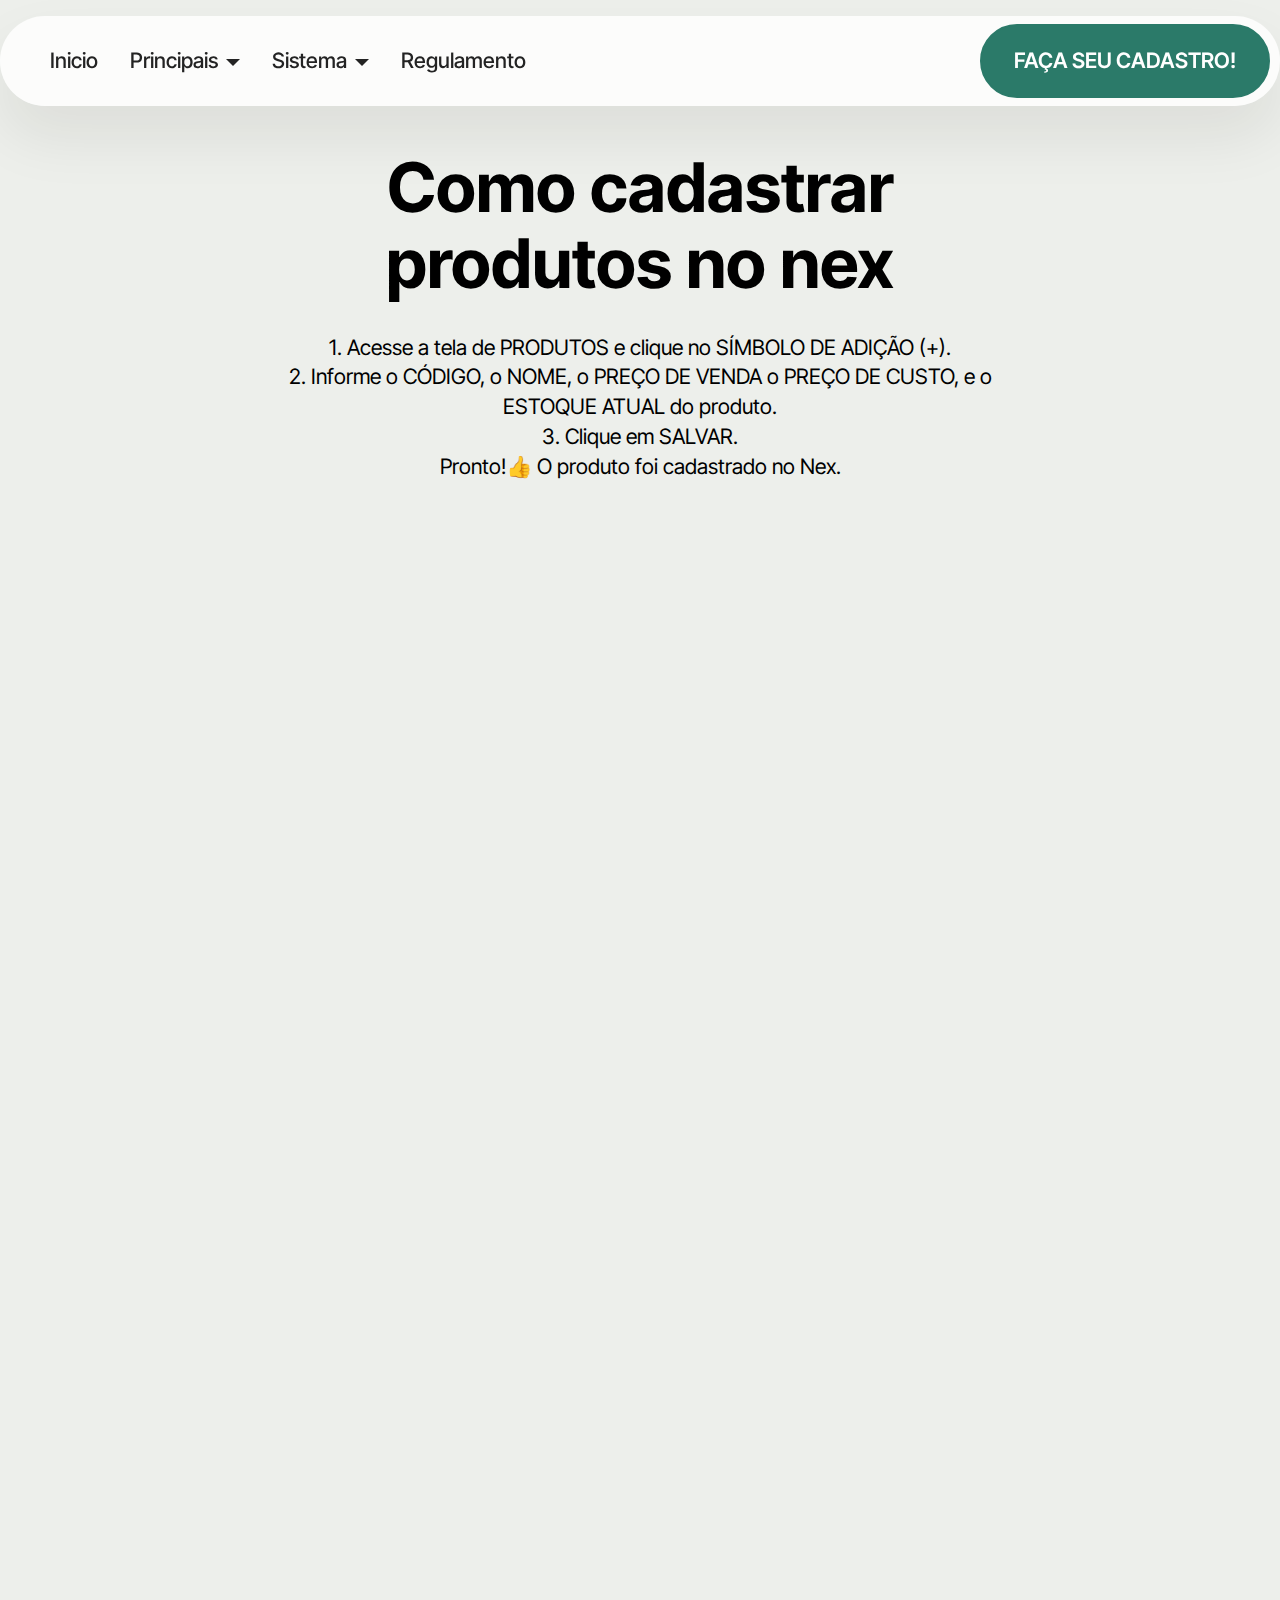
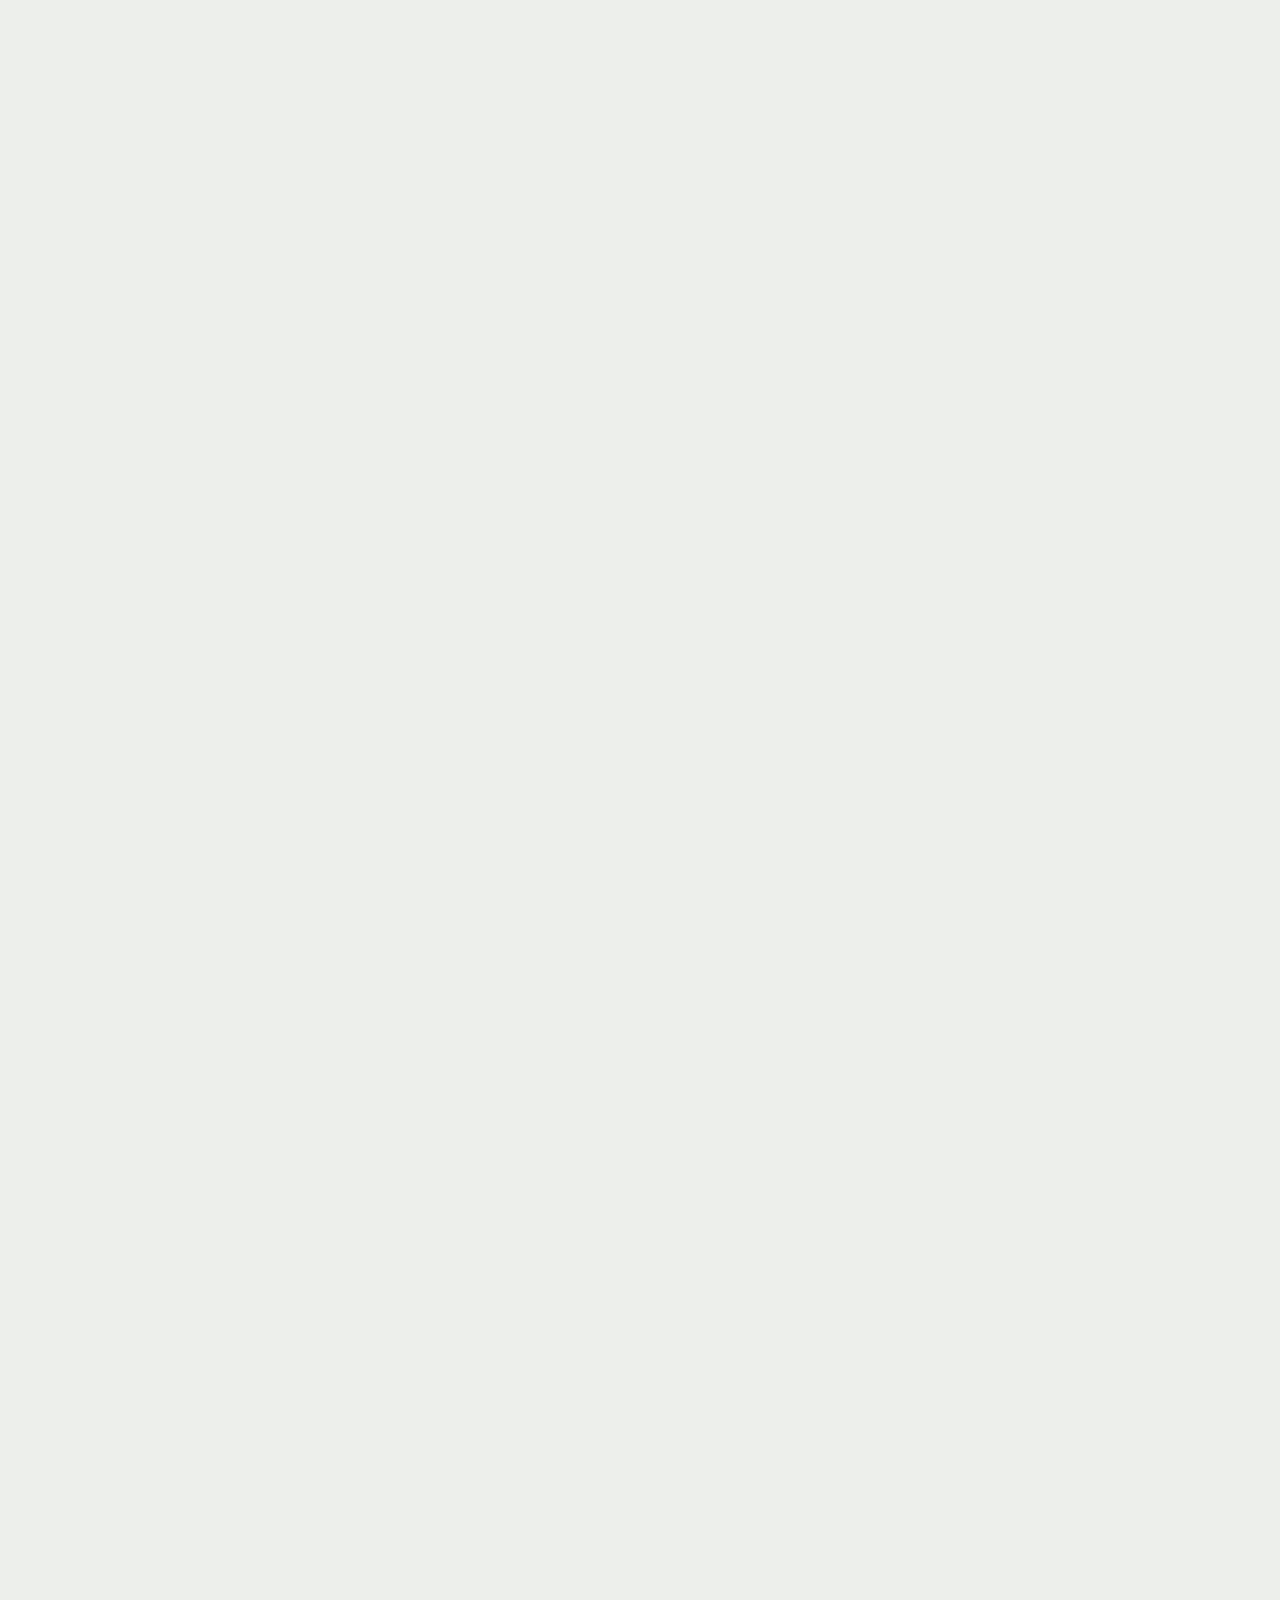
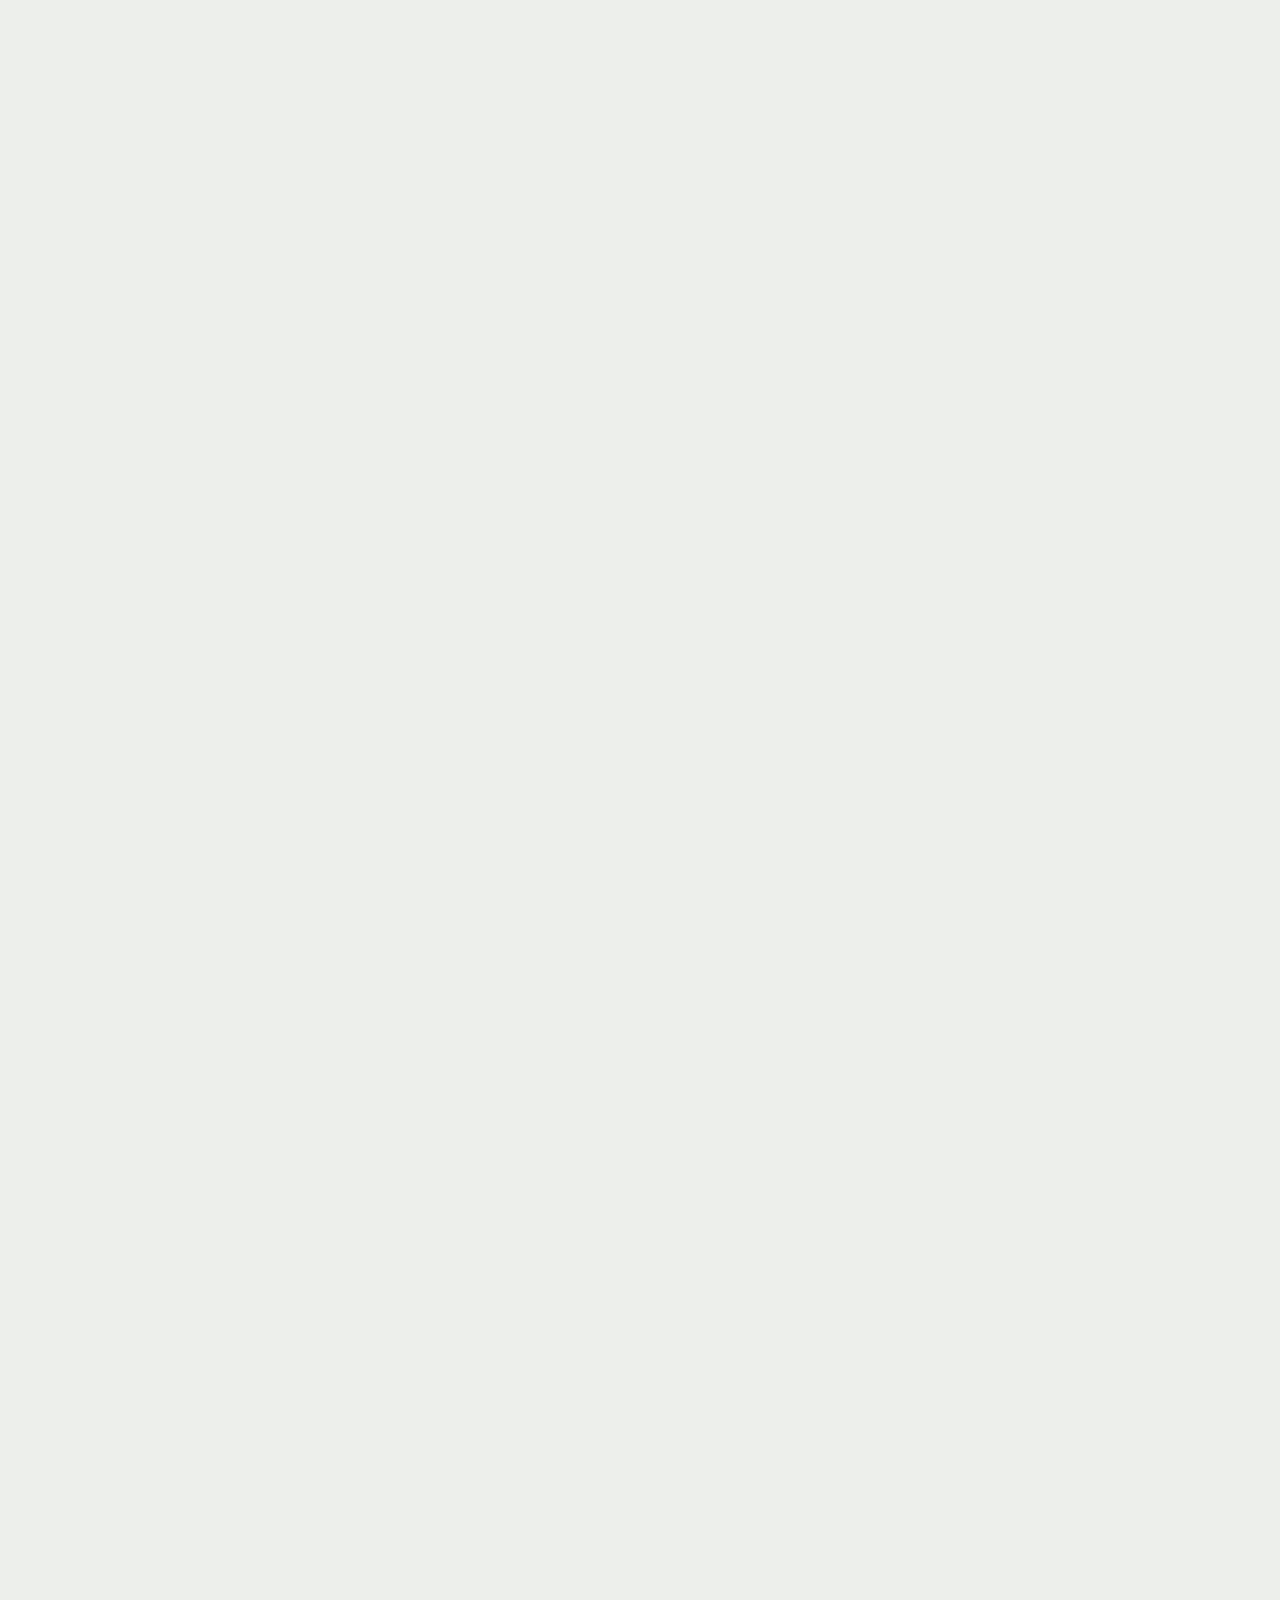
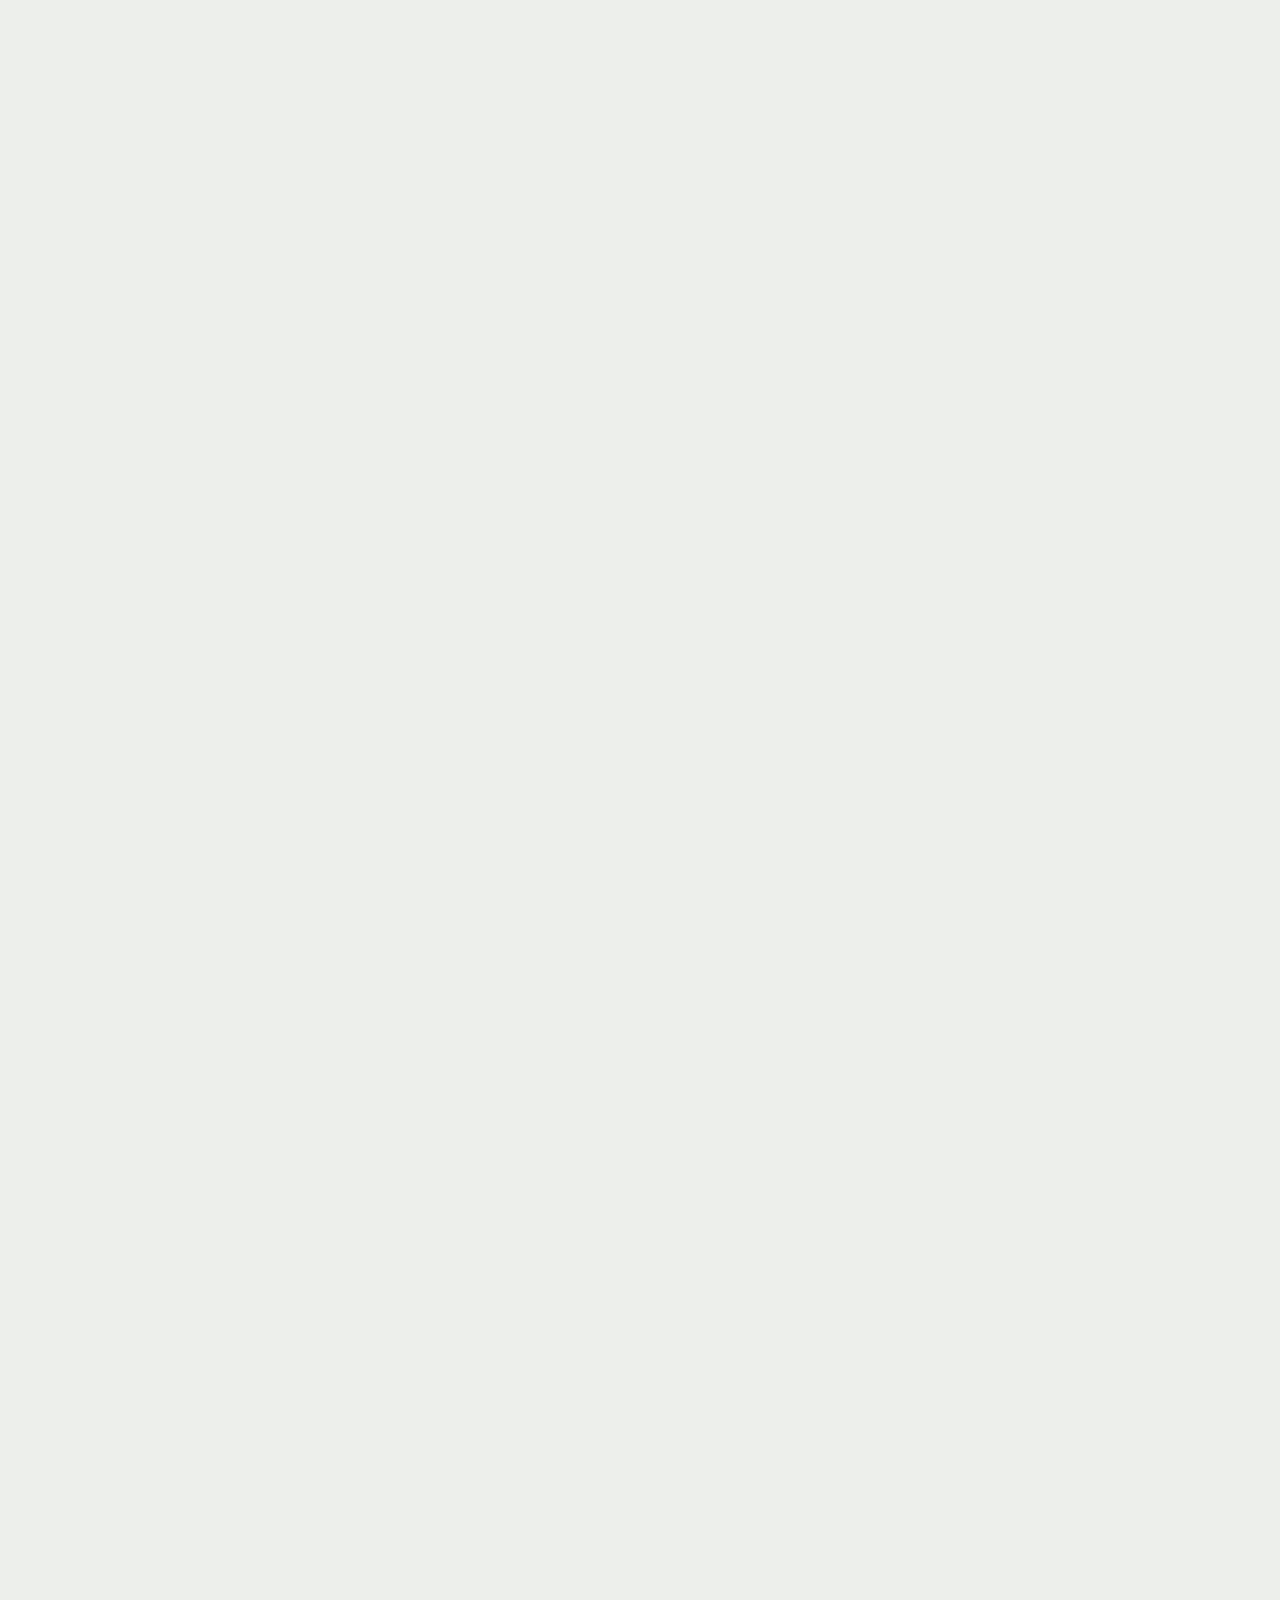
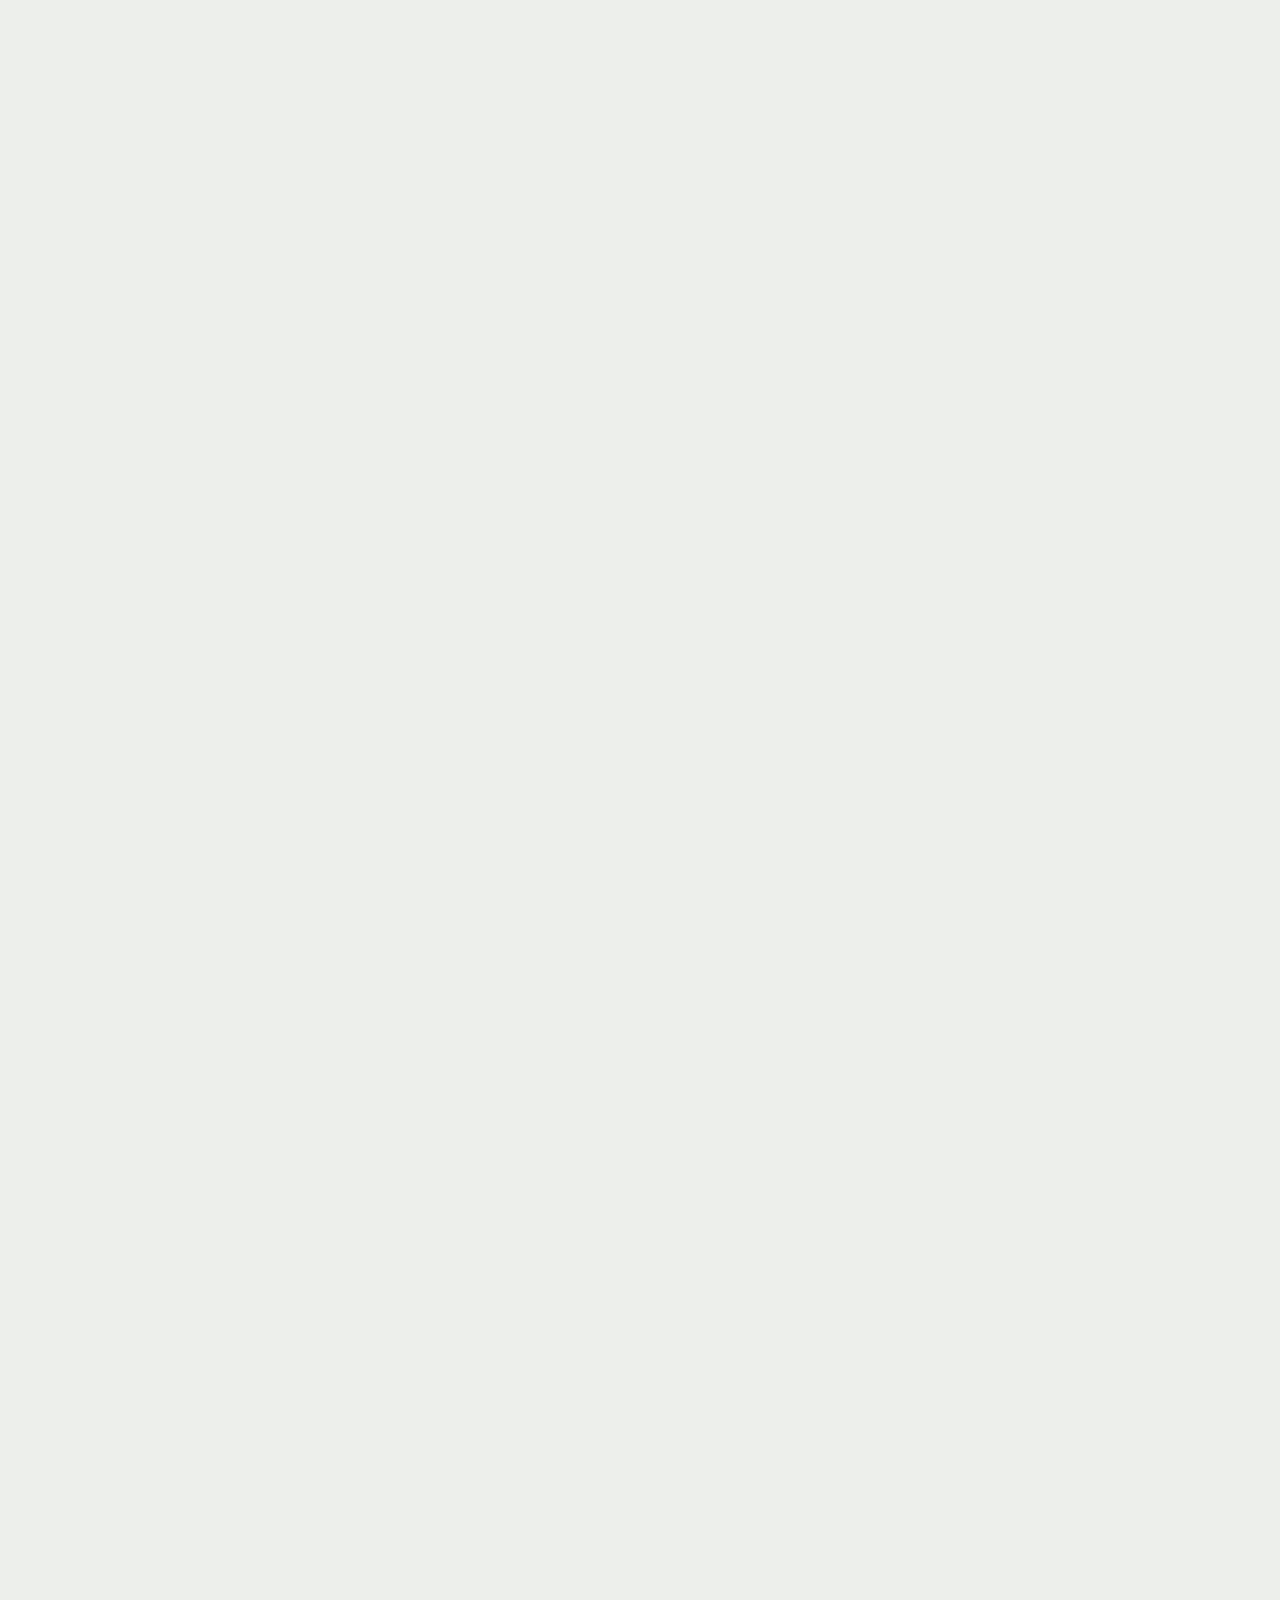
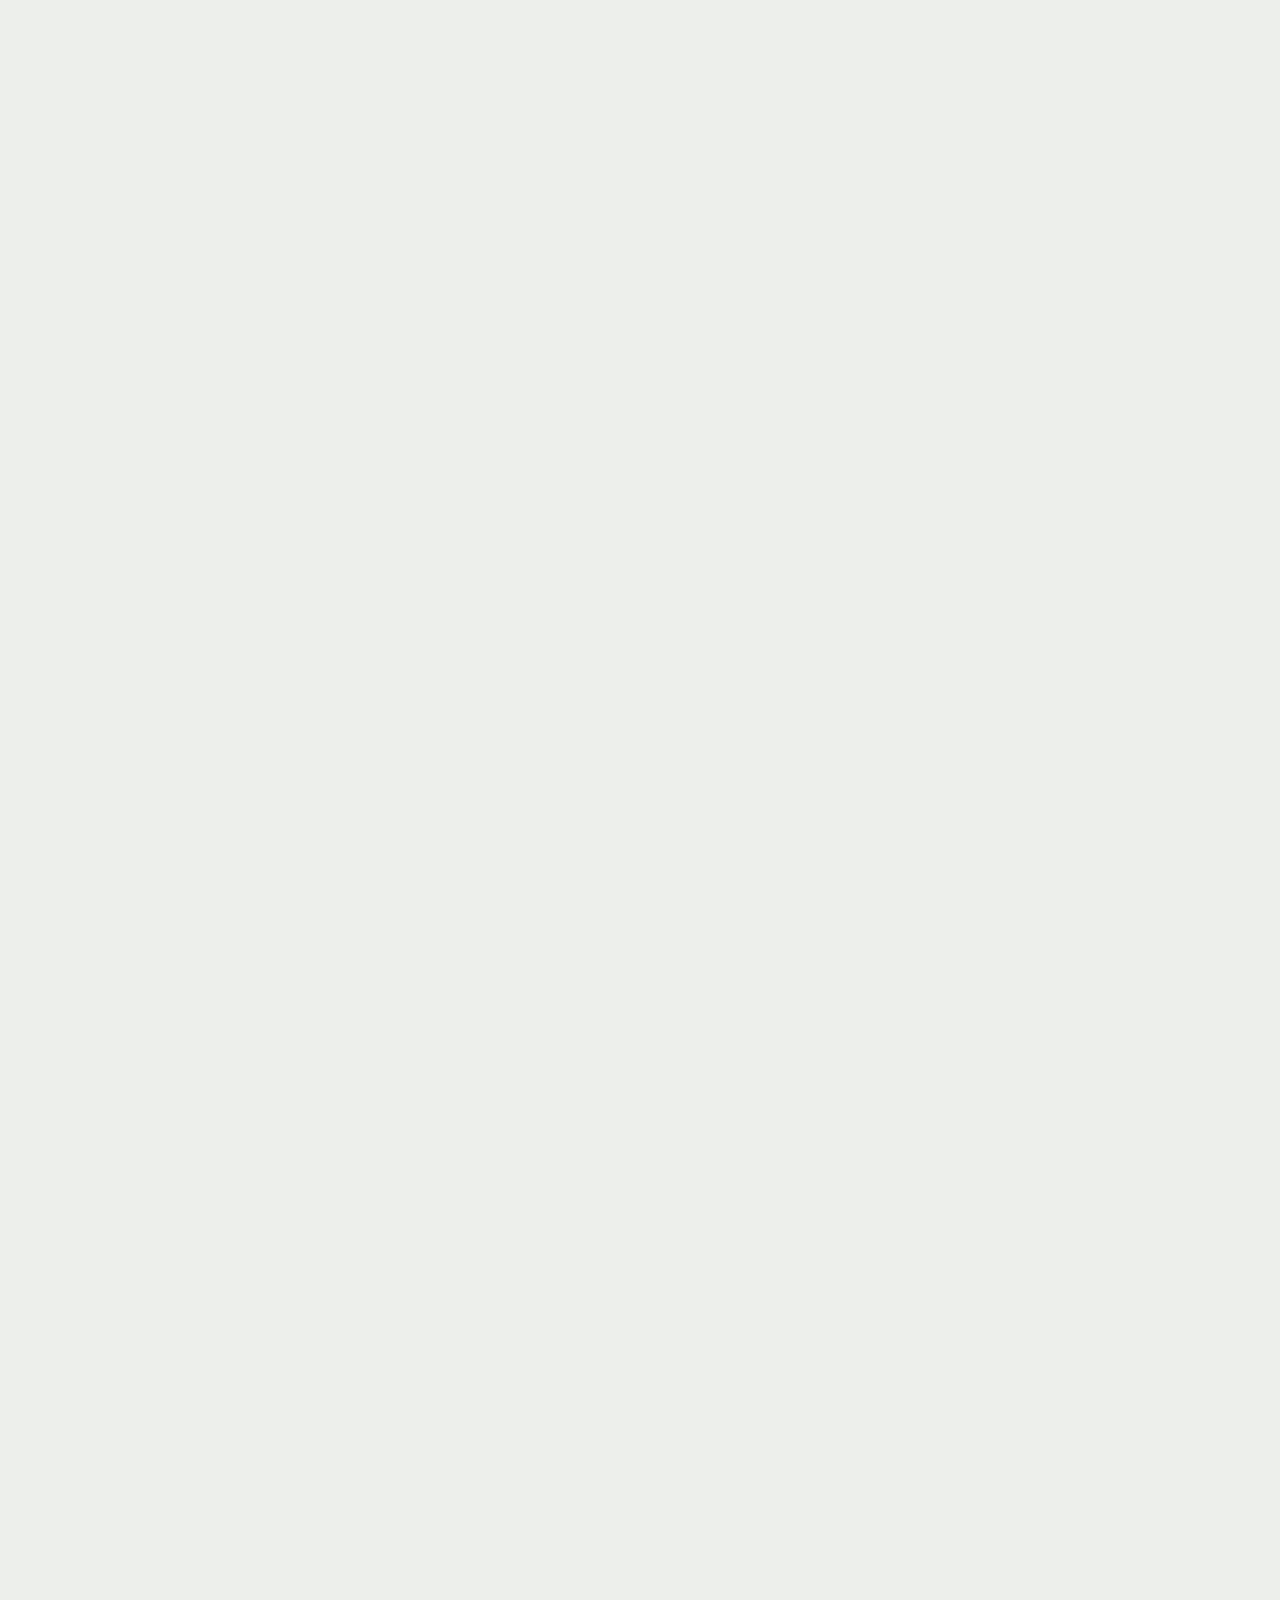
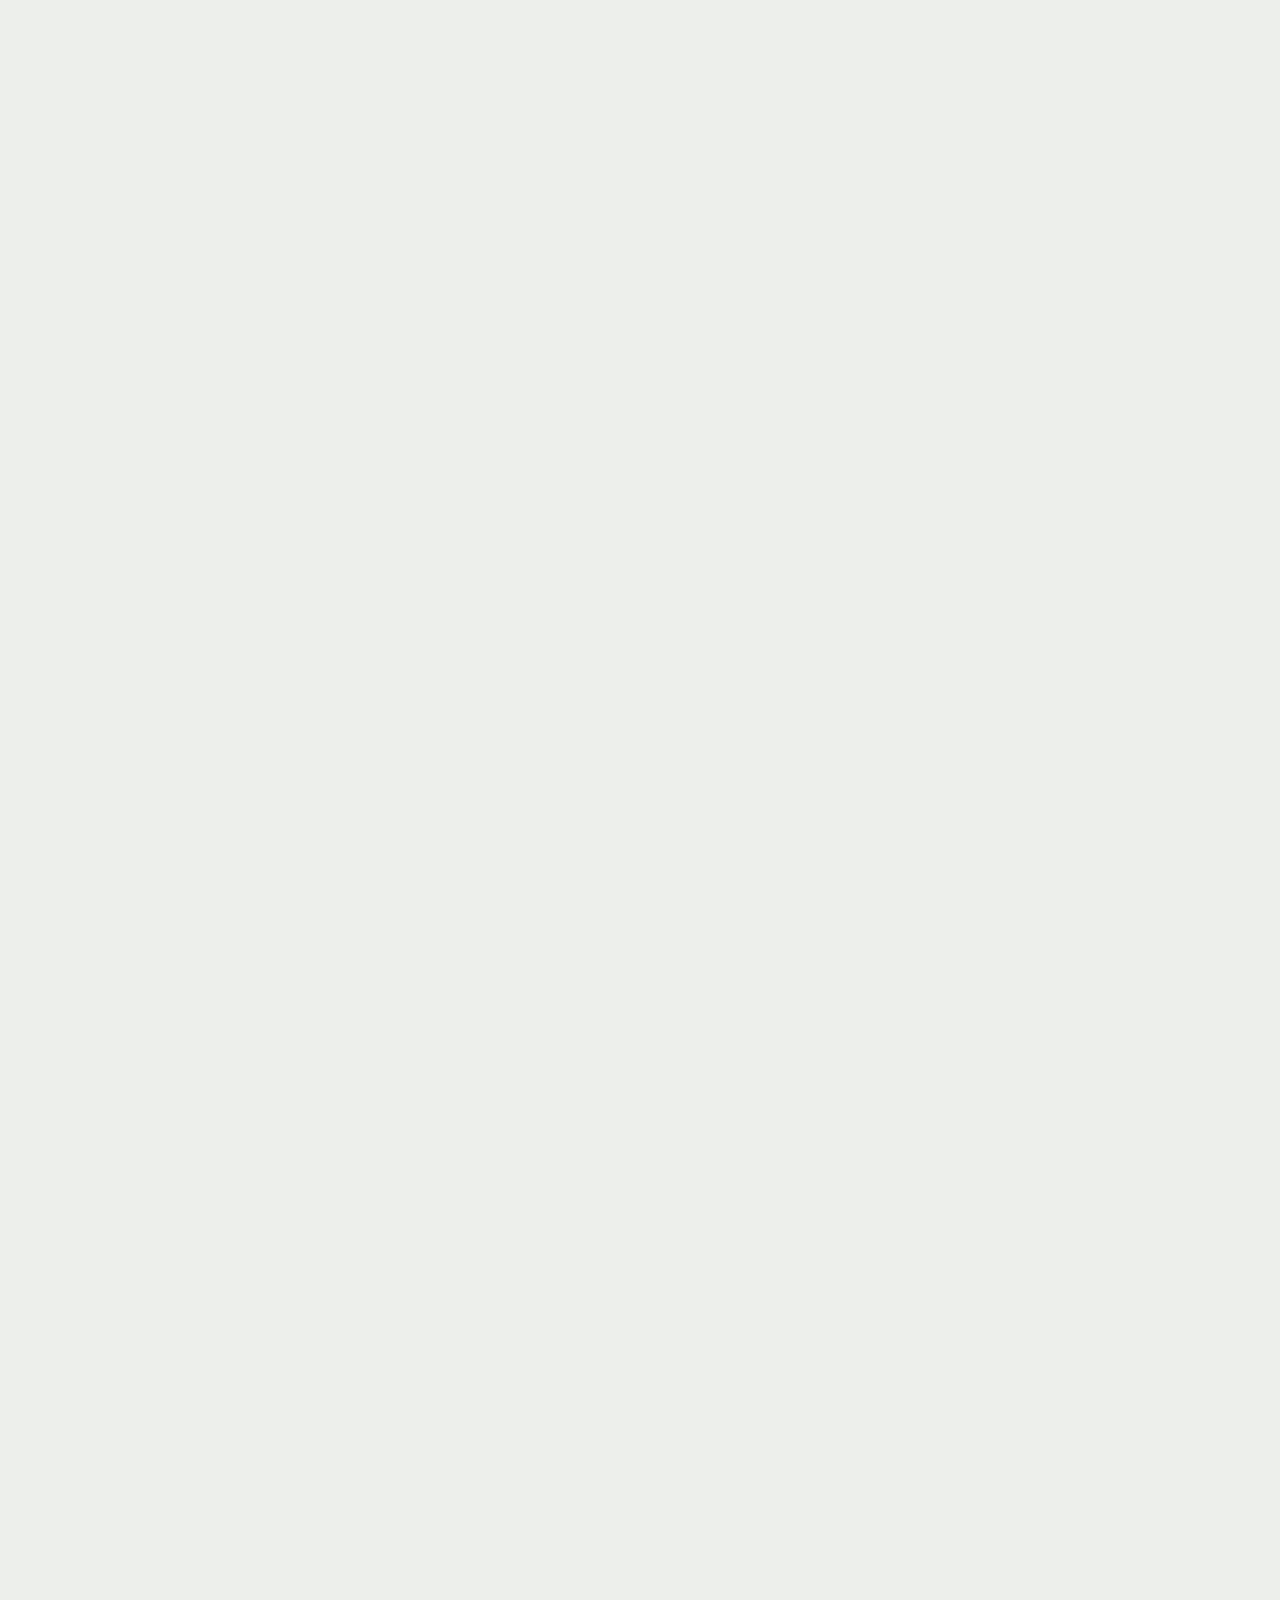
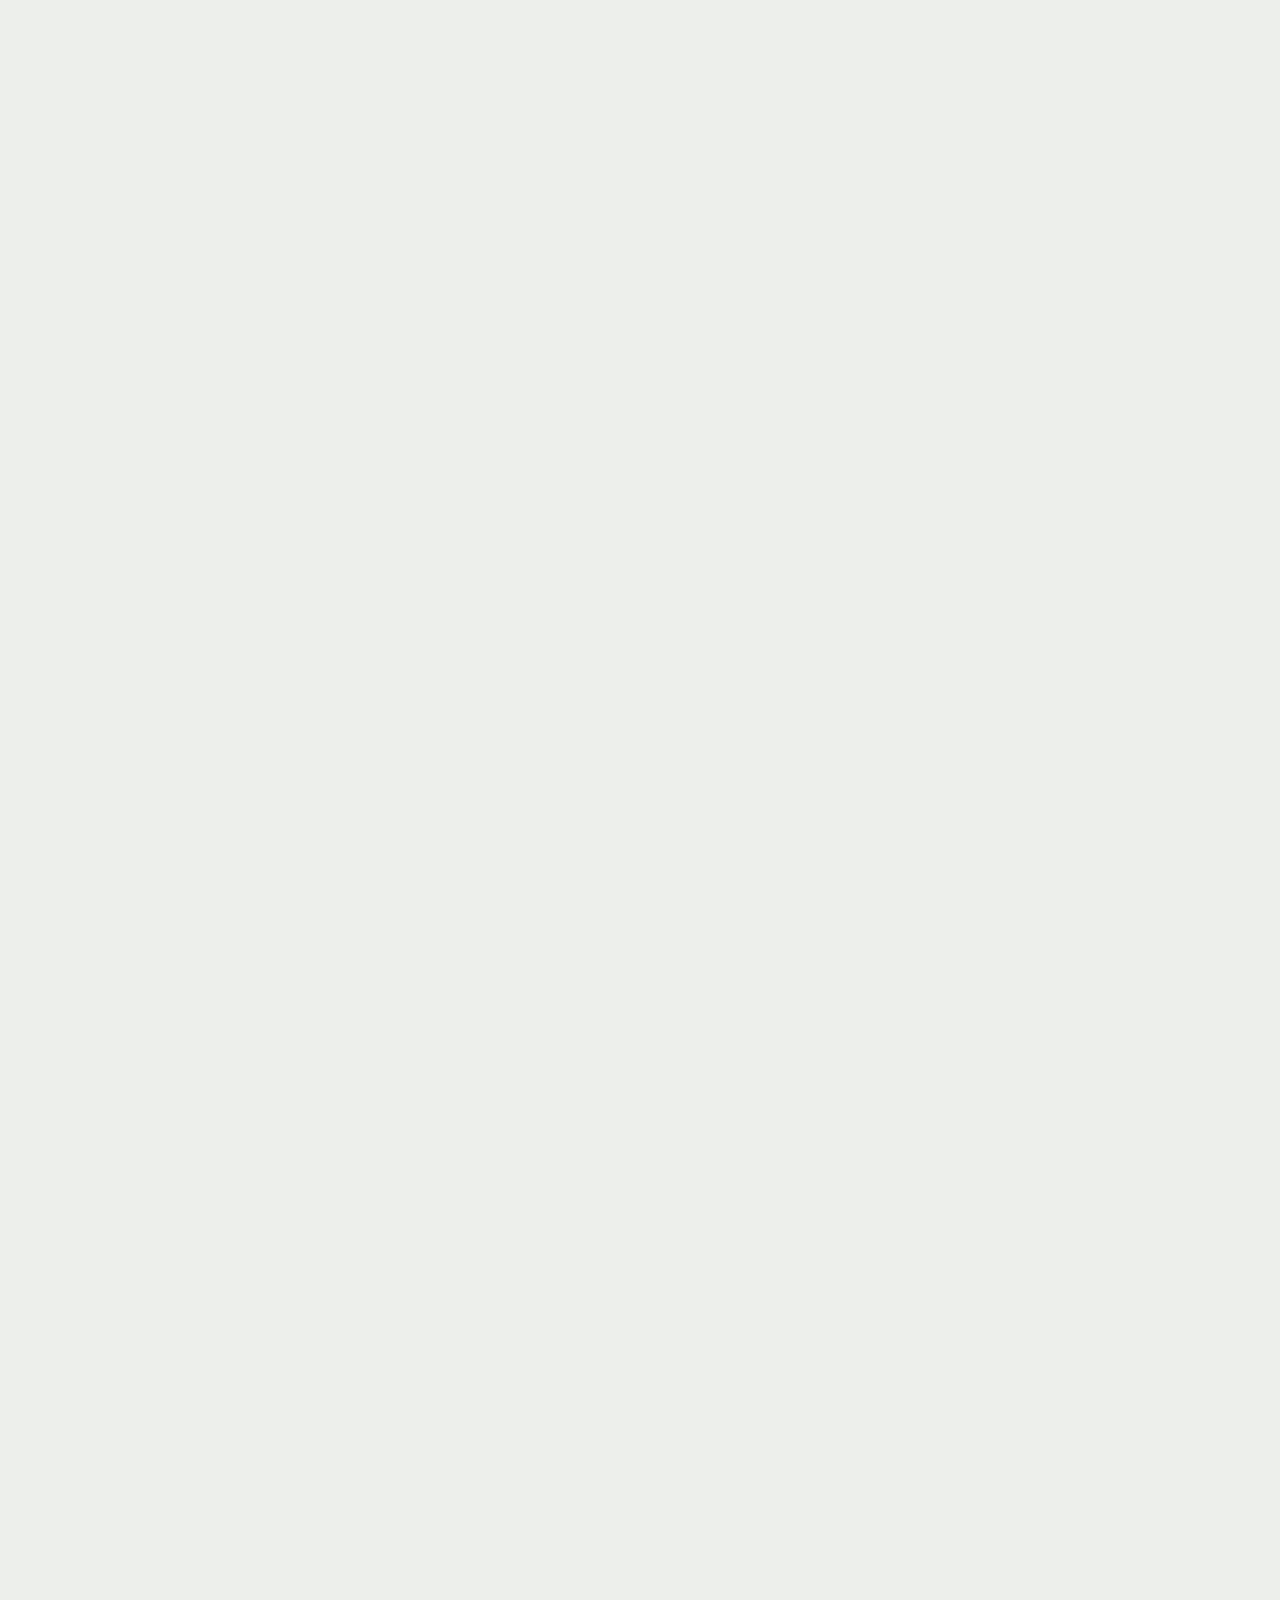
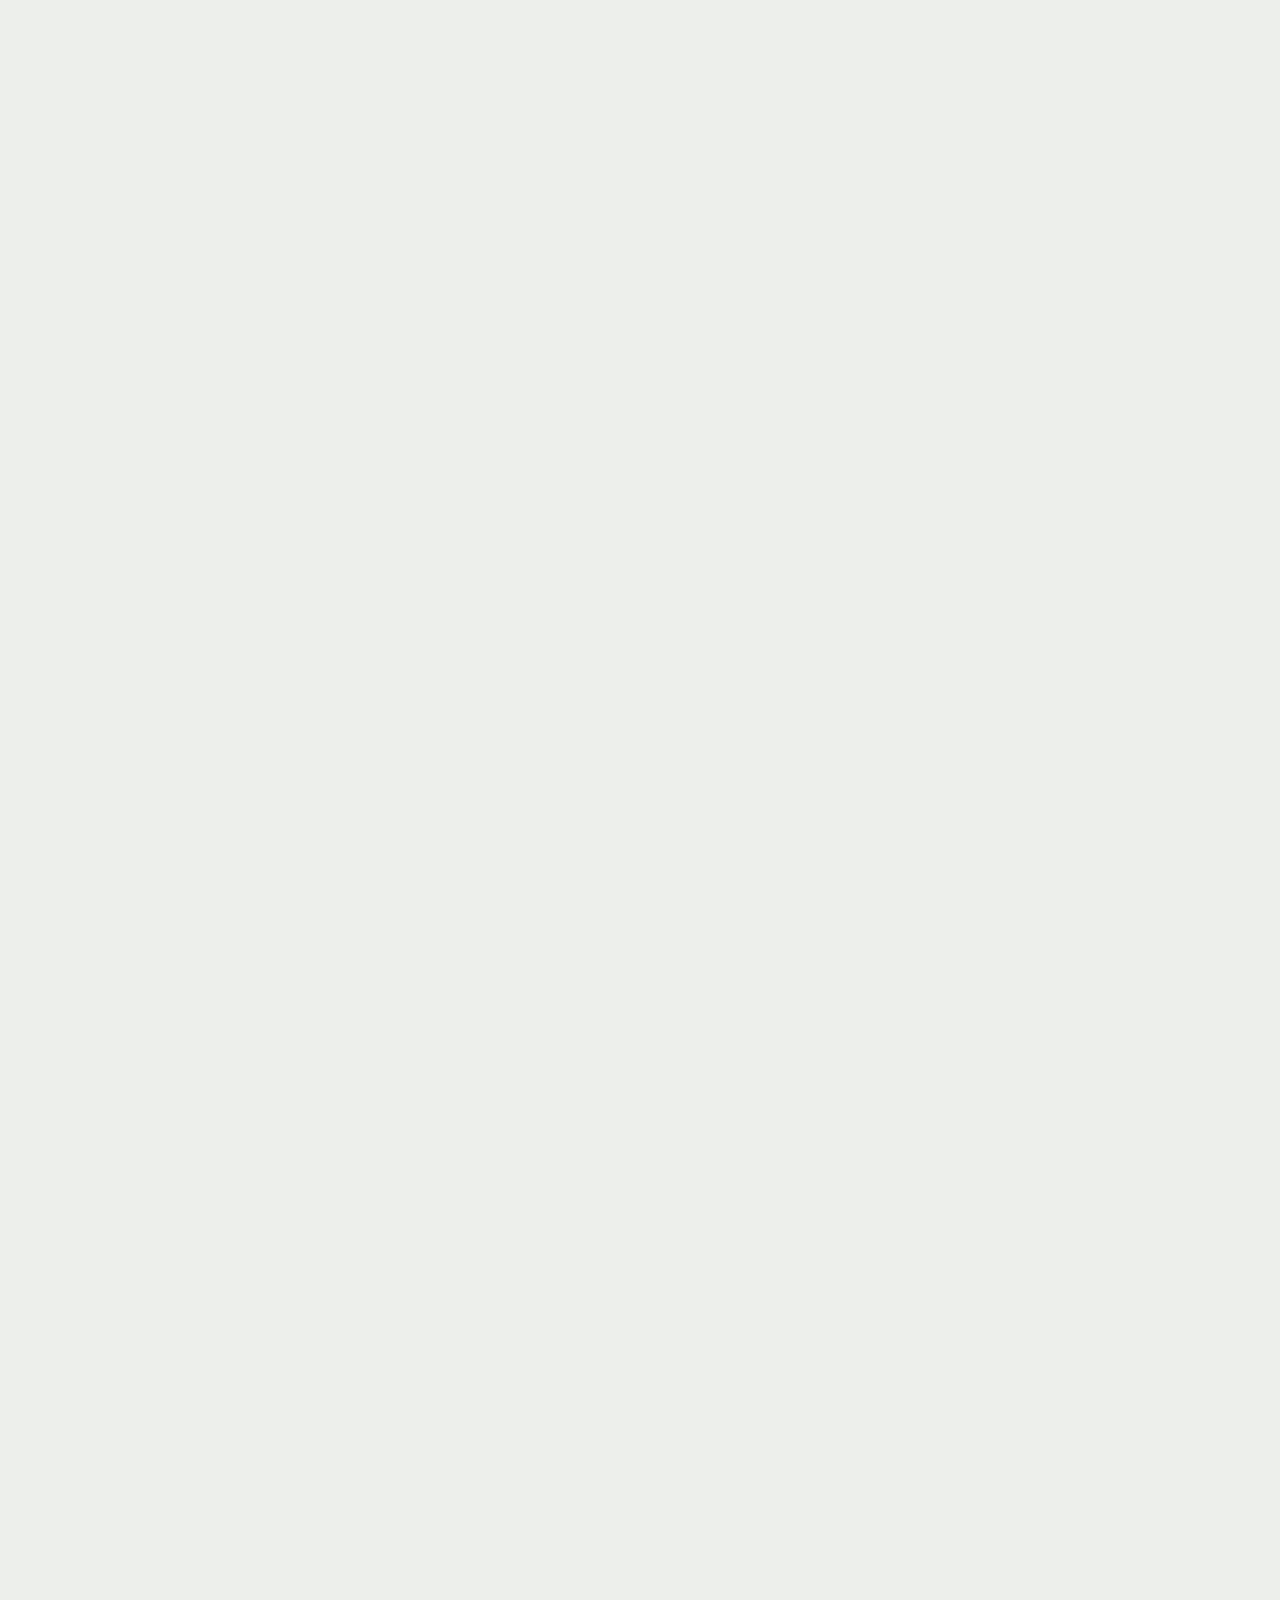
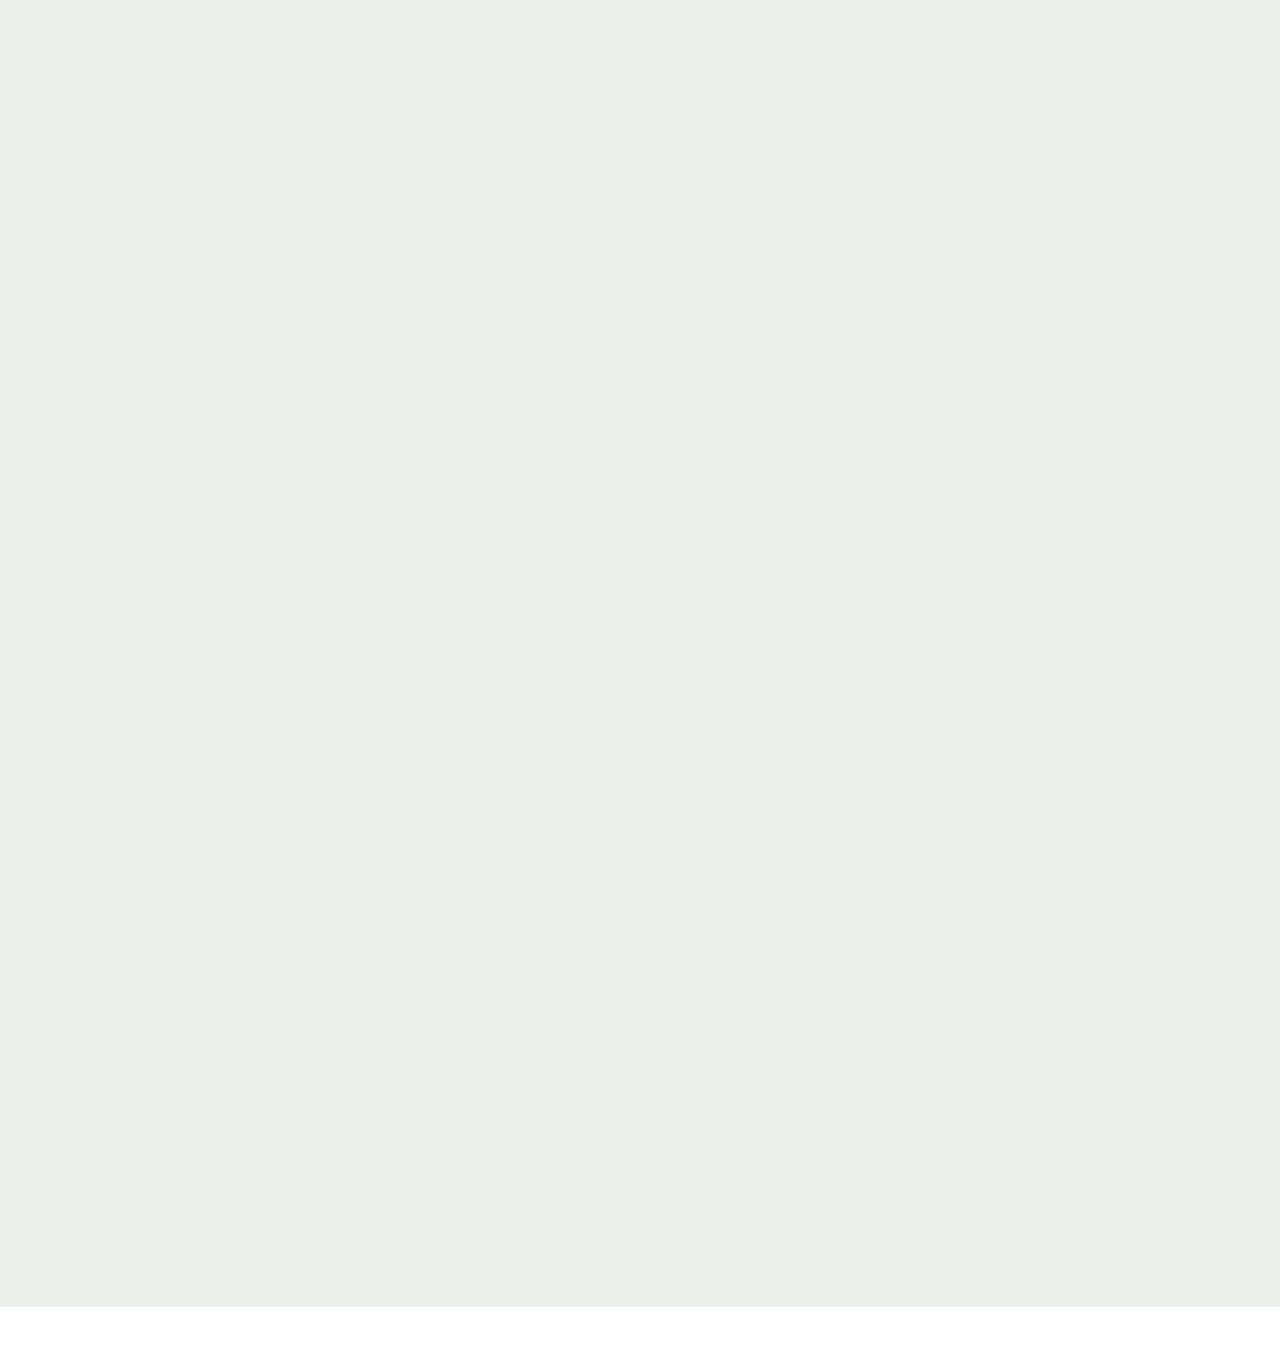
<file: page6.html>
<!DOCTYPE html>
<html  >
<head>
  <!-- Site made with Mobirise Website Builder v5.9.13, https://mobirise.com -->
  <meta charset="UTF-8">
  <meta http-equiv="X-UA-Compatible" content="IE=edge">
  <meta name="generator" content="Mobirise v5.9.13, mobirise.com">
  <meta name="viewport" content="width=device-width, initial-scale=1, minimum-scale=1">
  <link rel="shortcut icon" href="assets/images/logo.png" type="image/x-icon">
  <meta name="description" content="">
  
  
  <title>PRODUTOS (SISTEMA)</title>
  <link rel="stylesheet" href="assets/web/assets/mobirise-icons2/mobirise2.css">
  <link rel="stylesheet" href="assets/bootstrap/css/bootstrap.min.css">
  <link rel="stylesheet" href="assets/bootstrap/css/bootstrap-grid.min.css">
  <link rel="stylesheet" href="assets/bootstrap/css/bootstrap-reboot.min.css">
  <link rel="stylesheet" href="assets/animatecss/animate.css">
  <link rel="stylesheet" href="assets/dropdown/css/style.css">
  <link rel="stylesheet" href="assets/theme/css/style.css">
  <link rel="preload" href="https://fonts.googleapis.com/css?family=Inter+Tight:100,200,300,400,500,600,700,800,900,100i,200i,300i,400i,500i,600i,700i,800i,900i&display=swap" as="style" onload="this.onload=null;this.rel='stylesheet'">
  <noscript><link rel="stylesheet" href="https://fonts.googleapis.com/css?family=Inter+Tight:100,200,300,400,500,600,700,800,900,100i,200i,300i,400i,500i,600i,700i,800i,900i&display=swap"></noscript>
  <link rel="preload" as="style" href="assets/mobirise/css/mbr-additional.css?v=Czjl4v"><link rel="stylesheet" href="assets/mobirise/css/mbr-additional.css?v=Czjl4v" type="text/css">

  
  
  
</head>
<body>
  
  <section data-bs-version="5.1" class="menu menu2 cid-u5MiLvFUBx" once="menu" id="menu02-4x">
	

	<nav class="navbar navbar-dropdown navbar-fixed-top navbar-expand-lg">
		<div class="container">
			<div class="navbar-brand">
				
				
			</div>
			<button class="navbar-toggler" type="button" data-toggle="collapse" data-bs-toggle="collapse" data-target="#navbarSupportedContent" data-bs-target="#navbarSupportedContent" aria-controls="navbarNavAltMarkup" aria-expanded="false" aria-label="Toggle navigation">
				<div class="hamburger">
					<span></span>
					<span></span>
					<span></span>
					<span></span>
				</div>
			</button>
			<div class="collapse navbar-collapse" id="navbarSupportedContent">
				<ul class="navbar-nav nav-dropdown navbar-nav-top-padding" data-app-modern-menu="true"><li class="nav-item"><a class="nav-link link text-black text-primary display-4" href="index.html">Inicio</a></li><li class="nav-item dropdown">
						<a class="nav-link link text-black dropdown-toggle display-4" href="https://mobiri.se" data-toggle="dropdown-submenu" data-bs-toggle="dropdown" data-bs-auto-close="outside" aria-expanded="false">Principais</a><div class="dropdown-menu" aria-labelledby="dropdown-933"><a class="text-black dropdown-item show text-primary display-4" href="page10.html" aria-expanded="false">Produtos</a><a class="text-black show dropdown-item display-4" href="https://mobiri.se">Vendas</a><a class="text-black show dropdown-item display-4" href="https://mobiri.se">Whatsapp</a><a class="text-black show dropdown-item text-primary display-4" href="index.html#article05-4f">Teste</a></div>
					</li><li class="nav-item dropdown">
						<a class="nav-link link text-black dropdown-toggle display-4" href="https://mobiri.se" aria-expanded="false" data-toggle="dropdown-submenu" data-bs-toggle="dropdown" data-bs-auto-close="outside">Sistema</a><div class="dropdown-menu" aria-labelledby="dropdown-725"><a class="text-black dropdown-item text-primary display-4" href="sistema.html">Introdução</a><div class="dropdown"><a class="text-black dropdown-item dropdown-toggle display-4" href="https://mobiri.se" data-toggle="dropdown-submenu" data-bs-toggle="dropdown" data-bs-auto-close="outside" aria-expanded="false">Vendas</a><div class="dropdown-menu dropdown-submenu" aria-labelledby="dropdown-314"><a class="text-black show dropdown-item text-primary display-4" href="page4.html#header10-29">Como realizar uma venda&nbsp;</a><a class="text-black dropdown-item show text-primary display-4" href="page4.html#header10-2l">Como aplicar desconto</a><a class="text-black dropdown-item show text-primary display-4" href="page4.html#header10-2m">Como deixar uma venda em débito</a><a class="text-black dropdown-item text-primary display-4" href="page4.html#header10-2n">Como fechar pedido com venda</a><a class="text-black dropdown-item show text-primary display-4" href="page4.html#header10-2o">Como cancelar uma venda</a></div></div><div class="dropdown"><a class="text-black dropdown-item dropdown-toggle display-4" href="https://mobiri.se" data-toggle="dropdown-submenu" data-bs-toggle="dropdown" data-bs-auto-close="outside" aria-expanded="false">Produtos</a><div class="dropdown-menu dropdown-submenu" aria-labelledby="dropdown-643"><a class="text-black show dropdown-item text-primary display-4" href="page6.html#header10-2s">Como cadastrar produtos no nex</a><a class="text-black dropdown-item text-primary display-4" href="page6.html#header10-2t">Como cadastrar categorias para produtos</a><a class="text-black dropdown-item text-primary display-4" href="page6.html#header10-2u">Como fazer ajuste de estoque (entrada)</a><a class="text-black dropdown-item show text-primary display-4" href="page6.html#header10-33">Como fazer ajuste de estoque (saída)</a><a class="text-black dropdown-item show text-primary display-4" href="page6.html#header10-35">Como ajustar preço de venda com o custo</a><a class="text-black dropdown-item show text-primary display-4" href="page6.html#header10-36">Como fazer devolução no sistema</a><a class="text-black dropdown-item show text-primary display-4" href="page6.html#header10-37">Como inativar um produto</a><a class="text-black dropdown-item show text-primary display-4" href="page6.html#header10-38">Como reativar um produto</a><a class="text-black dropdown-item text-primary display-4" href="page6.html#header10-39">Como cancelar uma venda</a><a class="text-black dropdown-item show text-primary display-4" href="page6.html#header10-3a">Como atualizar o nex&nbsp;</a><a class="text-black dropdown-item show text-primary display-4" href="page6.html#header10-3b">Como imprimir lista do sistema</a><a class="text-black dropdown-item show text-primary display-4" href="page6.html#header10-3x">Como configurar o modelo de pdf</a><a class="text-black dropdown-item show text-primary display-4" href="page6.html#header10-3z">Como mostrar informações financeiras</a><a class="text-black dropdown-item show text-primary display-4" href="page6.html#header10-34">Como fazer remessa para conserto</a><a class="text-black dropdown-item text-primary display-4" href="page6.html#header10-3c">Exportar lista de produtos</a></div></div><div class="dropdown"><a class="text-black dropdown-item dropdown-toggle display-4" href="https://mobiri.se" data-toggle="dropdown-submenu" data-bs-toggle="dropdown" data-bs-auto-close="outside" aria-expanded="false">Caixa</a><div class="dropdown-menu dropdown-submenu" aria-labelledby="dropdown-987"><a class="text-black show dropdown-item text-primary display-4" href="page7.html#header10-2z">Como abrir um caixa</a><a class="text-black show dropdown-item text-primary display-4" href="page7.html#header10-30">Como alterar saldo inicial</a><a class="text-black dropdown-item show text-primary display-4" href="page7.html#header10-2w">Como adicionar ou retirar dinheiro no caixa</a><a class="text-black dropdown-item show text-primary display-4" href="page7.html#header10-32">Como editar venda do caixa atual</a><a class="text-black dropdown-item text-primary display-4" href="page7.html#header10-2x">Como fechar o caixa</a><a class="text-black dropdown-item show text-primary display-4" href="page7.html#header10-2y">Como reabrir um caixa</a></div></div><div class="dropdown"><a class="text-black dropdown-item dropdown-toggle display-4" href="https://mobiri.se" data-toggle="dropdown-submenu" data-bs-toggle="dropdown" data-bs-auto-close="outside" aria-expanded="false">Estatística</a><div class="dropdown-menu dropdown-submenu" aria-labelledby="dropdown-718"><a class="text-black show dropdown-item text-primary display-4" href="page9.html#header10-3r">Como gerar relatório de vendas</a><a class="text-black show dropdown-item text-primary display-4" href="page9.html#header10-3s">Como gerar relatório de faturamento</a><a class="text-black dropdown-item show text-primary display-4" href="page9.html#header10-3t">Como gerar relatório de lucro bruto</a></div></div><div class="dropdown"><a class="text-black dropdown-item dropdown-toggle display-4" href="https://mobiri.se" data-toggle="dropdown-submenu" data-bs-toggle="dropdown" data-bs-auto-close="outside" aria-expanded="false">Clientes</a><div class="dropdown-menu dropdown-submenu" aria-labelledby="dropdown-315"><a class="text-black dropdown-item text-primary display-4" href="page5.html#header10-2k">Como cadastrar clientes novos</a><a class="text-black dropdown-item show text-primary display-4" href="page5.html#header10-2p">Conhecendo mais os clientes&nbsp;</a><a class="text-black dropdown-item show text-primary display-4" href="page5.html#header10-2q">importância de manter os dados atualizados</a></div></div></div>
					</li>
					<li class="nav-item">
						<a class="nav-link link text-black text-primary display-4" href="index.html#article21-4r">Regulamento</a>
					</li></ul>
				
				<div class="navbar-buttons mbr-section-btn"><a class="btn btn-primary display-4" href="https://docs.google.com/forms/d/1P4NT8dojXZmwdPVCvXN3J13gOyuJ9bvJAeiVQIiqLsc/viewform?edit_requested=true#responses" target="_blank">FAÇA SEU CADASTRO!</a></div>
			</div>
		</div>
	</nav>
</section>

<section data-bs-version="5.1" class="header10 cid-u5GBgyvwnT" id="header10-2s">
	

	
	

	<div class="text-center container">
	  <div class="row justify-content-center">
		</div>
		<div class="row justify-content-center">
			<div class="col-md-12 content-text mb-5">
				<h5 class="mbr-section-title mbr-fonts-style display-1"><strong><br></strong><br><strong>Como cadastrar produtos no nex</strong></h5>
				<p class="mbr-text mbr-fonts-style mt-4 display-7">1. Acesse a tela de PRODUTOS e clique no SÍMBOLO DE ADIÇÃO (+).
<br>2. Informe o CÓDIGO, o NOME, o PREÇO DE VENDA o PREÇO DE CUSTO, e o ESTOQUE ATUAL do produto.
<br>3. Clique em SALVAR.
<br>Pronto!👍 O produto foi cadastrado no Nex.</p>
				

			</div>
			<div class="mbr-figure col-12 col-md-9"><iframe class="mbr-embedded-video" src="https://www.youtube.com/embed/2Ke3yzcTgyM?rel=0&amp;amp;mute=1&amp;showinfo=0&amp;autoplay=1&amp;loop=1&amp;playlist=2Ke3yzcTgyM" width="1280" height="720" frameborder="0" allowfullscreen></iframe></div>
		</div>
	</div>
</section>

<section data-bs-version="5.1" class="header10 cid-u5GBgzf2r7" id="header10-2t">
	

	
	

	<div class="text-center container">
	  <div class="row justify-content-center">
		</div>
		<div class="row justify-content-center">
			<div class="col-md-12 content-text mb-5">
				<h5 class="mbr-section-title mbr-fonts-style display-1"><strong>Como cadastrar categorias para produtos</strong></h5>
				<p class="mbr-text mbr-fonts-style mt-4 display-7">👉 Acesse a tela de PRODUTOS.
<br>👉 Localize o produto que deseja editar e clique em EDITAR - F2.
<br>👉 Clique no campo CATEGORIA.
<br>👉 Clique em ADICIONAR.
<br>👉 Preencha o nome da CATEGORIA.
<br>👉 Clique em OK.
<br>👉 Clique em SALVAR - F2.&nbsp;</p>
				

			</div>
			<div class="mbr-figure col-12 col-md-9"><iframe class="mbr-embedded-video" src="https://www.youtube.com/embed/1TyDJ9AQub0?rel=0&amp;amp;mute=1&amp;showinfo=0&amp;autoplay=1&amp;loop=1&amp;playlist=1TyDJ9AQub0" width="1280" height="720" frameborder="0" allowfullscreen></iframe></div>
		</div>
	</div>
</section>

<section data-bs-version="5.1" class="header10 cid-u5GBgzQKA6" id="header10-2u">
	

	
	

	<div class="text-center container">
	  <div class="row justify-content-center">
		</div>
		<div class="row justify-content-center">
			<div class="col-md-12 content-text mb-5">
				<h5 class="mbr-section-title mbr-fonts-style display-1"><strong>Como fazer juste de estoque (entrada)&nbsp;</strong></h5>
				<p class="mbr-text mbr-fonts-style mt-4 display-7">👉 1. Acessa a tela de ESTOQUE e clique na aba TRANSAÇÕES.
<br>👉 2. Clique em no ícone de ADIÇÃO (+).
<br>👉 3. Selecione a opção 5. AJUSTE DE ESTOQUE.
<br>👉 4. Se preferir, selecione o fornecedor de seu produto.
<br>👉 5. Informe os PRODUTOS que terão o estoque ajustado e a QUANTIDADE.
<br>👉 6. Clique em CONCLUIR (F2).&nbsp;<br></p>
				

			</div>
			<div class="mbr-figure col-12 col-md-9"><iframe class="mbr-embedded-video" src="https://www.youtube.com/embed/cCV3VIpXSec?rel=0&amp;amp;mute=1&amp;showinfo=0&amp;autoplay=1&amp;loop=1&amp;playlist=cCV3VIpXSec" width="1280" height="720" frameborder="0" allowfullscreen></iframe></div>
		</div>
	</div>
</section>

<section data-bs-version="5.1" class="header10 cid-u5GTmSiOVD" id="header10-33">
	

	
	

	<div class="text-center container">
	  <div class="row justify-content-center">
		</div>
		<div class="row justify-content-center">
			<div class="col-md-12 content-text mb-5">
				<h5 class="mbr-section-title mbr-fonts-style display-1"><strong>Como fazer ajuste de estoque (saída)</strong></h5>
				<p class="mbr-text mbr-fonts-style mt-4 display-7">👉 1. Acessa a tela de ESTOQUE e clique na aba TRANSAÇÕES.
<br>👉 2. Clique em no ícone de SUBTRAÇÃO (-).
<br>👉 3. Selecione a opção 5. AJUSTE DE ESTOQUE.
<br>👉 4. Se preferir, selecione o fornecedor do produto.
<br>👉 5. Informe os PRODUTOS que terão o estoque ajustado e a QUANTIDADE.
<br>👉 6. Clique em CONCLUIR F2.&nbsp;<br></p>
				

			</div>
			<div class="mbr-figure col-12 col-md-9"><iframe class="mbr-embedded-video" src="https://www.youtube.com/embed/Gxd29RgKEhE?rel=0&amp;amp;mute=1&amp;showinfo=0&amp;autoplay=1&amp;loop=1&amp;playlist=Gxd29RgKEhE" width="1280" height="720" frameborder="0" allowfullscreen></iframe></div>
		</div>
	</div>
</section>

<section data-bs-version="5.1" class="header10 cid-u5GTISWCdm" id="header10-34">
	

	
	

	<div class="text-center container">
	  <div class="row justify-content-center">
		</div>
		<div class="row justify-content-center">
			<div class="col-md-12 content-text mb-5">
				<h5 class="mbr-section-title mbr-fonts-style display-1">
					<strong>Como fazer remessa para conserto (saída)</strong></h5>
				<p class="mbr-text mbr-fonts-style mt-4 display-7">1. Acessa a tela de ESTOQUE e clique na aba TRANSAÇÕES.
<br>2. Clique no ícone de SUBTRAÇÃO (-).
<br>3. Selecione a opção 3. REMESSA PARA CONSERTO.
<br>4. Selecione o FORNECEDOR que irá fazer o conserto do produto.
<br>5. Informe os PRODUTOS que serão enviados para o conserto.
<br>6. Confira os produtos e clique em CONCLUIR (F2).
<br>Pronto! 👍Foi gerada uma transação de remessa para conserto.</p>
				

			</div>
			<div class="mbr-figure col-12 col-md-9"><iframe class="mbr-embedded-video" src="https://www.youtube.com/embed/-8GDmfHOF0o?rel=0&amp;amp;mute=1&amp;showinfo=0&amp;autoplay=1&amp;loop=1&amp;playlist=-8GDmfHOF0o" width="1280" height="720" frameborder="0" allowfullscreen></iframe></div>
		</div>
	</div>
</section>

<section data-bs-version="5.1" class="header10 cid-u5GUKBZaVl" id="header10-35">
	

	
	

	<div class="text-center container">
	  <div class="row justify-content-center">
		</div>
		<div class="row justify-content-center">
			<div class="col-md-12 content-text mb-5">
				<h5 class="mbr-section-title mbr-fonts-style display-1"><strong>Como ajustar preço de venda a partir do custo do produto</strong></h5>
				<p class="mbr-text mbr-fonts-style mt-4 display-7">Como ajustar o Preço de Venda do Produto através do Markup:
<br>1. Na tela de PRODUTOS, abra o cadastro do produto que deseja editar.
<br>2. Clique em AUTOMÁTICO, ao lado do campo PREÇO DE VENDA.
<br>3. Informe o PREÇO DE CUSTO do produto.
<br>4. Defina o MARKUP do produto, para que o Nex calcule o preço de venda a partir do preço de custo.
<br>5. Clique em SALVAR (F2).
<br>Pronto!&nbsp; O preço de venda foi ajustado através do markup do produto.</p>
				

			</div>
			<div class="mbr-figure col-12 col-md-9"><iframe class="mbr-embedded-video" src="https://www.youtube.com/embed/qix7_Imn7NE?rel=0&amp;amp;mute=1&amp;showinfo=0&amp;autoplay=1&amp;loop=1&amp;playlist=qix7_Imn7NE" width="1280" height="720" frameborder="0" allowfullscreen></iframe></div>
		</div>
	</div>
</section>

<section data-bs-version="5.1" class="header10 cid-u5GYQTwASh" id="header10-36">
	

	
	

	<div class="text-center container">
	  <div class="row justify-content-center">
		</div>
		<div class="row justify-content-center">
			<div class="col-md-12 content-text mb-5">
				<h5 class="mbr-section-title mbr-fonts-style display-1">
					<strong>Como fazer devolução no sistema</strong></h5>
				
				

			</div>
			<div class="mbr-figure col-12 col-md-9"><iframe class="mbr-embedded-video" src="https://www.youtube.com/embed/GVILtJXfnXQ?rel=0&amp;amp;mute=1&amp;showinfo=0&amp;autoplay=1&amp;loop=1&amp;playlist=GVILtJXfnXQ" width="1280" height="720" frameborder="0" allowfullscreen></iframe></div>
		</div>
	</div>
</section>

<section data-bs-version="5.1" class="header10 cid-u5GZMCJN3X" id="header10-37">
	

	
	

	<div class="text-center container">
	  <div class="row justify-content-center">
		</div>
		<div class="row justify-content-center">
			<div class="col-md-12 content-text mb-5">
				<h5 class="mbr-section-title mbr-fonts-style display-1"><strong>Como inativar um produto</strong></h5>
				<p class="mbr-text mbr-fonts-style mt-4 display-7">1. Acesse a tela de PRODUTOS.
<br>2. Selecione o produto que deseja inativar e clique nos três pontinhos.
<br>3. Clique em INATIVAR PRODUTO.
<br>Pronto! 👍 O cadastro do produto foi inativado no Nex.&nbsp;<br></p>
				

			</div>
			<div class="mbr-figure col-12 col-md-9"><iframe class="mbr-embedded-video" src="https://www.youtube.com/embed/0-zqcVjuGQQ?rel=0&amp;amp;mute=1&amp;showinfo=0&amp;autoplay=1&amp;loop=1&amp;playlist=0-zqcVjuGQQ" width="1280" height="720" frameborder="0" allowfullscreen></iframe></div>
		</div>
	</div>
</section>

<section data-bs-version="5.1" class="header10 cid-u5H08dJbgS" id="header10-38">
	

	
	

	<div class="text-center container">
	  <div class="row justify-content-center">
		</div>
		<div class="row justify-content-center">
			<div class="col-md-12 content-text mb-5">
				<h5 class="mbr-section-title mbr-fonts-style display-1">
					<strong>Como reativar um produto</strong></h5>
				<p class="mbr-text mbr-fonts-style mt-4 display-7">1. Acesse a tela de PRODUTOS.
<br>2. Clique no ícone de filtro e depois em PRODUTOS INATIVOS.
<br>3. Selecione o produto inativo e clique nos TRÊS PONTINHOS.
<br>4. Clique em REATIVAR PRODUTO.
<br>Pronto! O cadastro do produto foi reativado no Nex.</p>
				

			</div>
			<div class="mbr-figure col-12 col-md-9"><iframe class="mbr-embedded-video" src="https://www.youtube.com/embed/V4kEANzrJZo?rel=0&amp;amp;mute=1&amp;showinfo=0&amp;autoplay=1&amp;loop=1&amp;playlist=V4kEANzrJZo" width="1280" height="720" frameborder="0" allowfullscreen></iframe></div>
		</div>
	</div>
</section>

<section data-bs-version="5.1" class="header10 cid-u5H2G8F39x" id="header10-39">
	

	
	

	<div class="text-center container">
	  <div class="row justify-content-center">
		</div>
		<div class="row justify-content-center">
			<div class="col-md-12 content-text mb-5">
				<h5 class="mbr-section-title mbr-fonts-style display-1">
					<strong>Como cancelar uma venda</strong></h5>
				<p class="mbr-text mbr-fonts-style mt-4 display-7">1. Acesse a tela de VENDAS.
<br>2. Identifique a venda que deseja cancelar e clique em ABRIR.
<br>3. Clique em CANCELAR A VENDA.
<br>4. Confirme o cancelamento clicando em SIM.
<br>Pronto! 👍 A venda foi cancelada.</p>
				

			</div>
			<div class="mbr-figure col-12 col-md-9"><iframe class="mbr-embedded-video" src="https://www.youtube.com/embed/snjS1kfp0Js?rel=0&amp;amp;mute=1&amp;showinfo=0&amp;autoplay=1&amp;loop=1&amp;playlist=snjS1kfp0Js" width="1280" height="720" frameborder="0" allowfullscreen></iframe></div>
		</div>
	</div>
</section>

<section data-bs-version="5.1" class="header10 cid-u5H31R5rdu" id="header10-3a">
	

	
	

	<div class="text-center container">
	  <div class="row justify-content-center">
		</div>
		<div class="row justify-content-center">
			<div class="col-md-12 content-text mb-5">
				<h5 class="mbr-section-title mbr-fonts-style display-1"><strong>Como atualizar o Nex</strong></h5>
				<p class="mbr-text mbr-fonts-style mt-4 display-7">1. Com o Nex aberto, clique em SOBRE O NEX, no canto inferior esquerdo.
<br>2. Clique em ATUALIZAR.
<br>3. Aguarde o final do download da nova versão.
<br>4. Ao final da atualização, o seu Nex será reiniciado.
<br>Pronto! Seu Nex está na versão mais recente.<br></p>
				

			</div>
			<div class="mbr-figure col-12 col-md-9"><iframe class="mbr-embedded-video" src="https://www.youtube.com/embed/cpI3NRe70QY?rel=0&amp;amp;mute=1&amp;showinfo=0&amp;autoplay=1&amp;loop=1&amp;playlist=cpI3NRe70QY" width="1280" height="720" frameborder="0" allowfullscreen></iframe></div>
		</div>
	</div>
</section>

<section data-bs-version="5.1" class="header10 cid-u5H4mCEdbz" id="header10-3b">
	

	
	

	<div class="text-center container">
	  <div class="row justify-content-center">
		</div>
		<div class="row justify-content-center">
			<div class="col-md-12 content-text mb-5">
				<h5 class="mbr-section-title mbr-fonts-style display-1"><strong>Como imprimir lista do sistema</strong></h5>
				<p class="mbr-text mbr-fonts-style mt-4 display-7">1. Acesse a tela de ESTOQUE.
<br>2. Clique no ícone de SETA, ao lado do campo de busca.
<br>3. Clique em LAYOUT.
<br>4. Clique em ADICIONAR/REMOVER COLUNAS.
<br>5. Marque as opções PRODUTO e ESTOQUE ATUAL.
<br>6. Clique nos TRÊS PONTINHOS (...), no canto superior direito.
<br>7. Clique em IMPRIMIR.
<br>8. Clique em PRINT DIALOG.
<br>9. Selecione a IMPRESSORA e, em seguida, clique em PRINT.
<br>Pronto! Você aprendeu a imprimir uma lista de produtos e estoque para conferência.</p>
				

			</div>
			<div class="mbr-figure col-12 col-md-9"><iframe class="mbr-embedded-video" src="https://www.youtube.com/embed/9y8DI0LCNpQ?rel=0&amp;amp;mute=1&amp;showinfo=0&amp;autoplay=1&amp;loop=1&amp;playlist=9y8DI0LCNpQ" width="1280" height="720" frameborder="0" allowfullscreen></iframe></div>
		</div>
	</div>
</section>

<section data-bs-version="5.1" class="header10 cid-u5H5aPSQ6V" id="header10-3c">
	

	
	

	<div class="text-center container">
	  <div class="row justify-content-center">
		</div>
		<div class="row justify-content-center">
			<div class="col-md-12 content-text mb-5">
				<h5 class="mbr-section-title mbr-fonts-style display-1"><strong>Como exportar lista de produtos (excel)</strong></h5>
				<p class="mbr-text mbr-fonts-style mt-4 display-7">1. Acesse a tela de PRODUTOS e clique nos TRÊS PONTINHOS (...), no canto superior direito.
<br>2. Clique em EXPORTAR.
<br>3. Escolha a pasta de destino e o nome do arquivo.
<br>4. Clique em SALVAR.
<br>Pronto! 👍 As informações desejadas foram exportadas para uma planilha do Excel (.xls).</p>
				

			</div>
			<div class="mbr-figure col-12 col-md-9"><iframe class="mbr-embedded-video" src="https://www.youtube.com/embed/XqZIhVXRAjA?rel=0&amp;amp;mute=1&amp;showinfo=0&amp;autoplay=1&amp;loop=1&amp;playlist=XqZIhVXRAjA" width="1280" height="720" frameborder="0" allowfullscreen></iframe></div>
		</div>
	</div>
</section>

<section data-bs-version="5.1" class="header10 cid-u5HlgufLhF" id="header10-3x">
	

	
	

	<div class="text-center container">
	  <div class="row justify-content-center">
		</div>
		<div class="row justify-content-center">
			<div class="col-md-12 content-text mb-5">
				<h5 class="mbr-section-title mbr-fonts-style display-1"><strong>Como configurar o modelo de pdf no sistema</strong></h5>
				<p class="mbr-text mbr-fonts-style mt-4 display-7">1. Na tela de VENDAS, clique na ENGRENAGEM, no topo direito da tela.
<br>2. Marque a opção IMPRIMIR PEDIDO.
<br>3. Informe o modelo de sua impressora.
<br>4. Escolha o modelo de recibo e clique em AVANÇAR.
<br>5. Altere as informações disponíveis para o modelo de recibo escolhido.
<br>6. Clique em AVANÇAR para conferir as alterações.
<br>7. Clique em CONCLUIR para finalizar.
<br>8. Clique em OK para salvar.
<br>Pronto! Os recibos serão impressos com as novas informações.&nbsp;<br></p>
				

			</div>
			<div class="mbr-figure col-12 col-md-9"><iframe class="mbr-embedded-video" src="https://www.youtube.com/embed/BdLmZ_s5tZY?rel=0&amp;amp;mute=1&amp;showinfo=0&amp;autoplay=1&amp;loop=1&amp;playlist=BdLmZ_s5tZY" width="1280" height="720" frameborder="0" allowfullscreen></iframe></div>
		</div>
	</div>
</section>

<section data-bs-version="5.1" class="header10 cid-u5HmQPAqv6" id="header10-3z">
	

	
	

	<div class="text-center container">
	  <div class="row justify-content-center">
		</div>
		<div class="row justify-content-center">
			<div class="col-md-12 content-text mb-5">
				<h5 class="mbr-section-title mbr-fonts-style display-1"><strong>Como mostrar informações financeiras</strong></h5>
				<p class="mbr-text mbr-fonts-style mt-4 display-7">1. Acesse a aba de ESTOQUE.
<br>2. Clique na aba ESTOQUE ATUAL.
<br>3. Clique no ícone de CIFRÃO ($).
<br>Pronto! O Nex irá apresentar as informações financeiras, como preço de custo unitário, preço de custo total, preço de venda total, quantidade total de estoque, entre outras.</p>
				

			</div>
			<div class="mbr-figure col-12 col-md-9"><iframe class="mbr-embedded-video" src="https://www.youtube.com/embed/sBgVfGbNz4U?rel=0&amp;amp;mute=1&amp;showinfo=0&amp;autoplay=1&amp;loop=1&amp;playlist=sBgVfGbNz4U" width="1280" height="720" frameborder="0" allowfullscreen></iframe></div>
		</div>
	</div>
</section><section class="display-7" style="padding: 0;align-items: center;justify-content: center;flex-wrap: wrap;    align-content: center;display: flex;position: relative;height: 4rem;"><a href="https://mobiri.se/3152168" style="flex: 1 1;height: 4rem;position: absolute;width: 100%;z-index: 1;"><img alt="" style="height: 4rem;" src="[data-uri]"></a><p style="margin: 0;text-align: center;" class="display-7">&#8204;</p><a style="z-index:1" href="https://mobirise.com/offline-website-builder.html">Offline Website Builder</a></section><script src="assets/bootstrap/js/bootstrap.bundle.min.js"></script>  <script src="assets/smoothscroll/smooth-scroll.js"></script>  <script src="assets/ytplayer/index.js"></script>  <script src="assets/playervimeo/vimeo_player.js"></script>  <script src="assets/dropdown/js/navbar-dropdown.js"></script>  <script src="assets/theme/js/script.js"></script>  
  
  
  <input name="animation" type="hidden">
  </body>
</html>
</file>
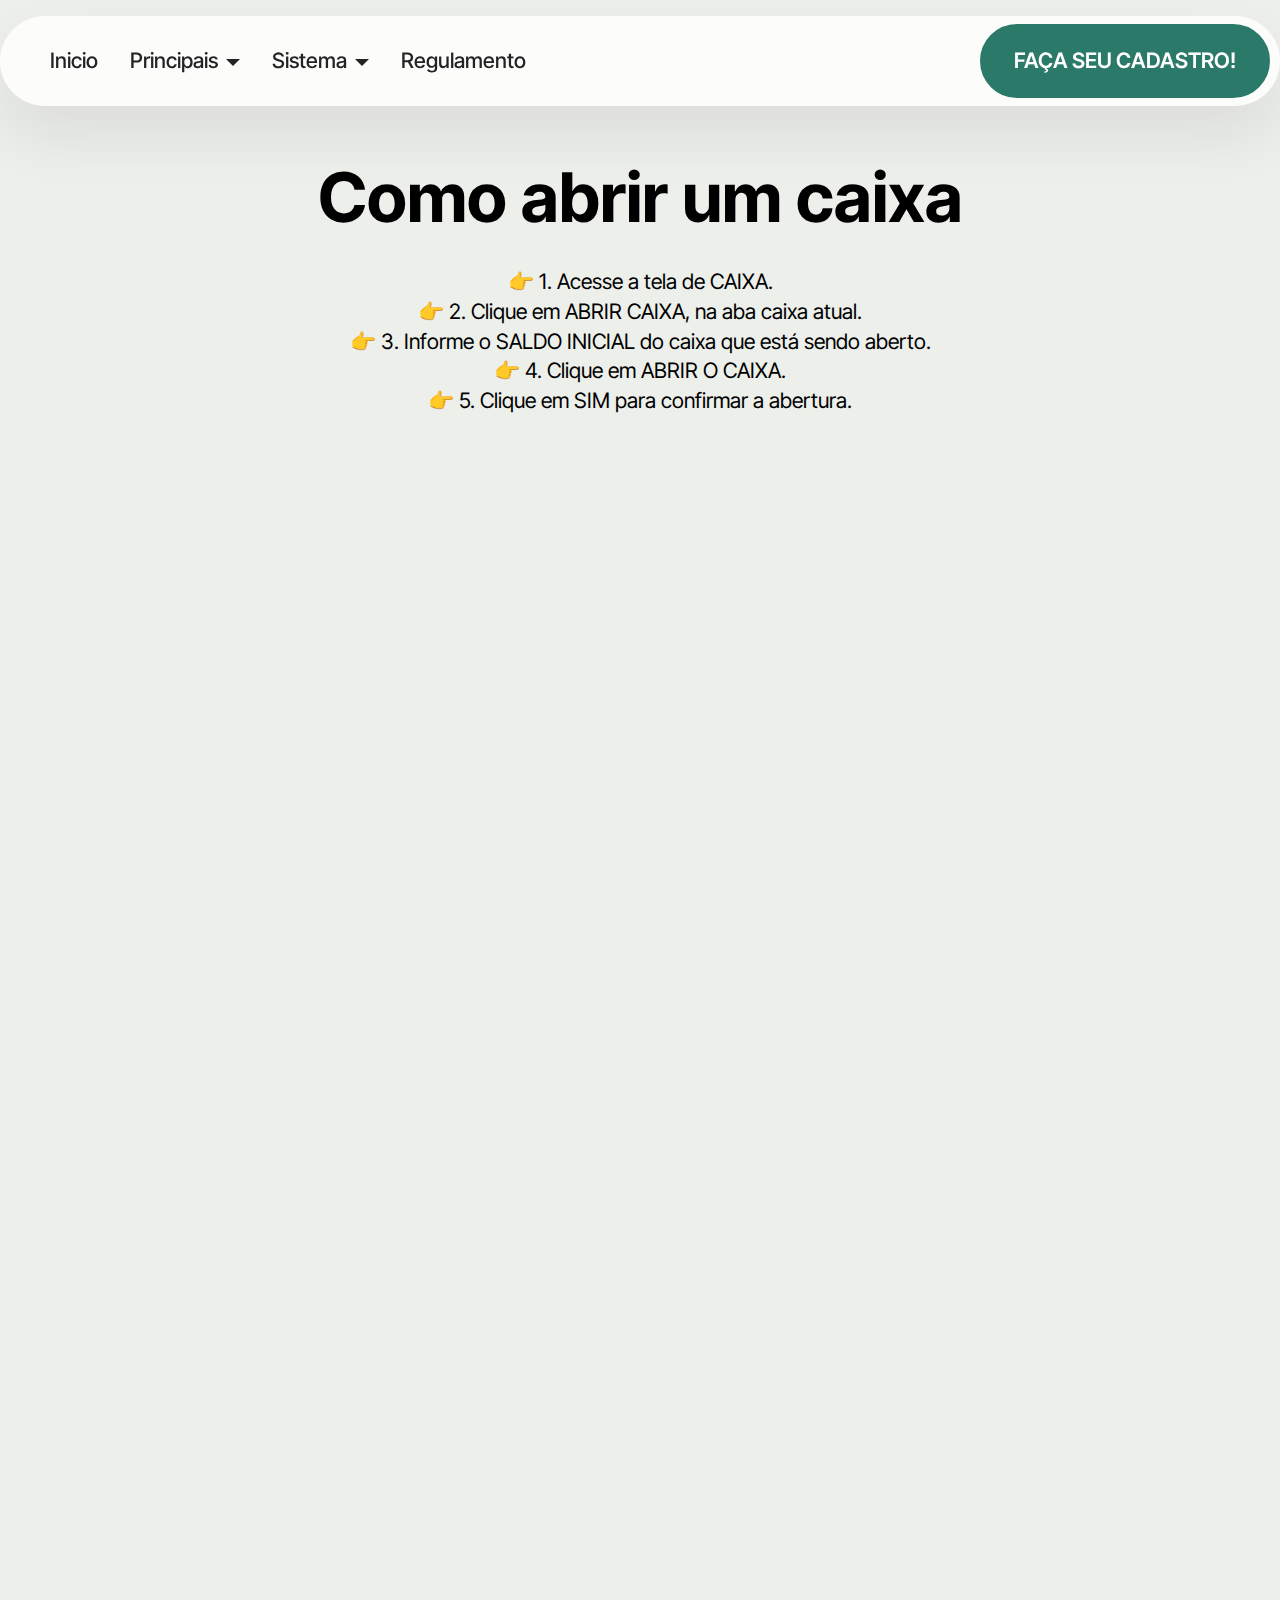
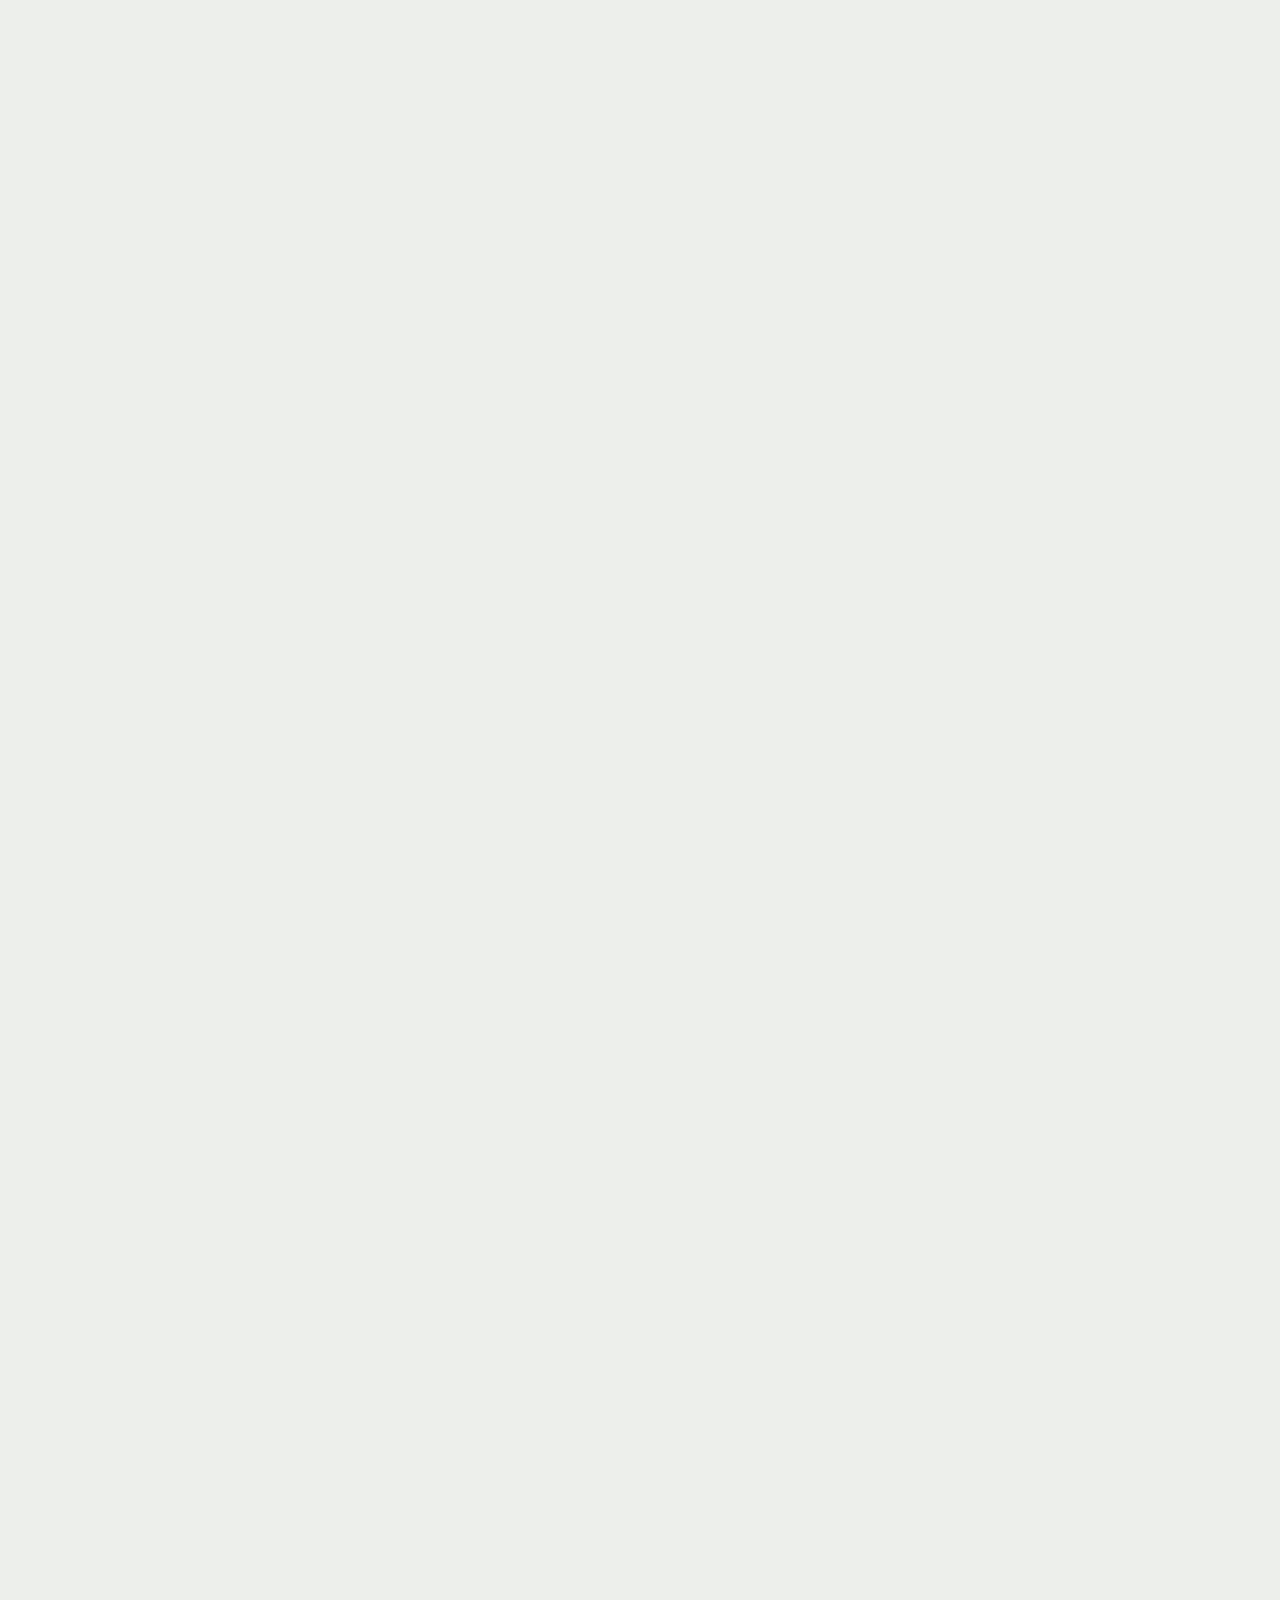
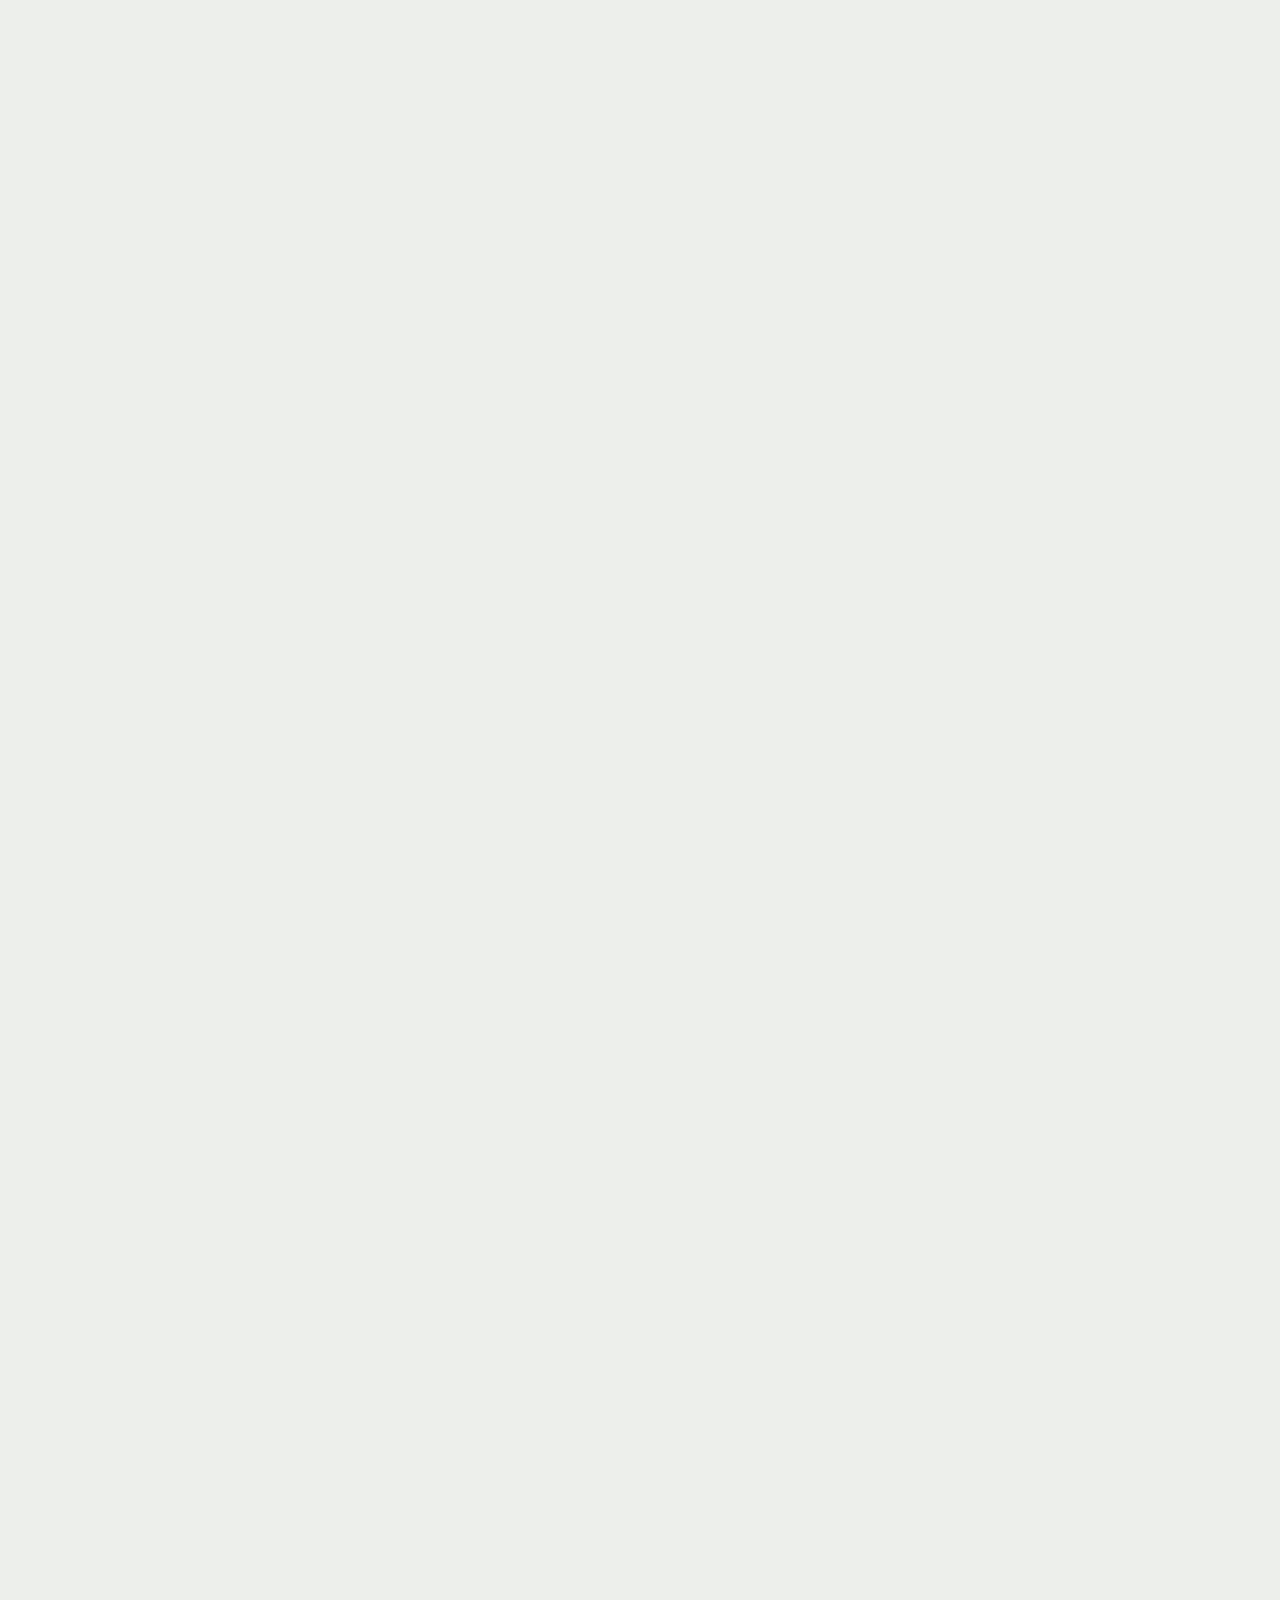
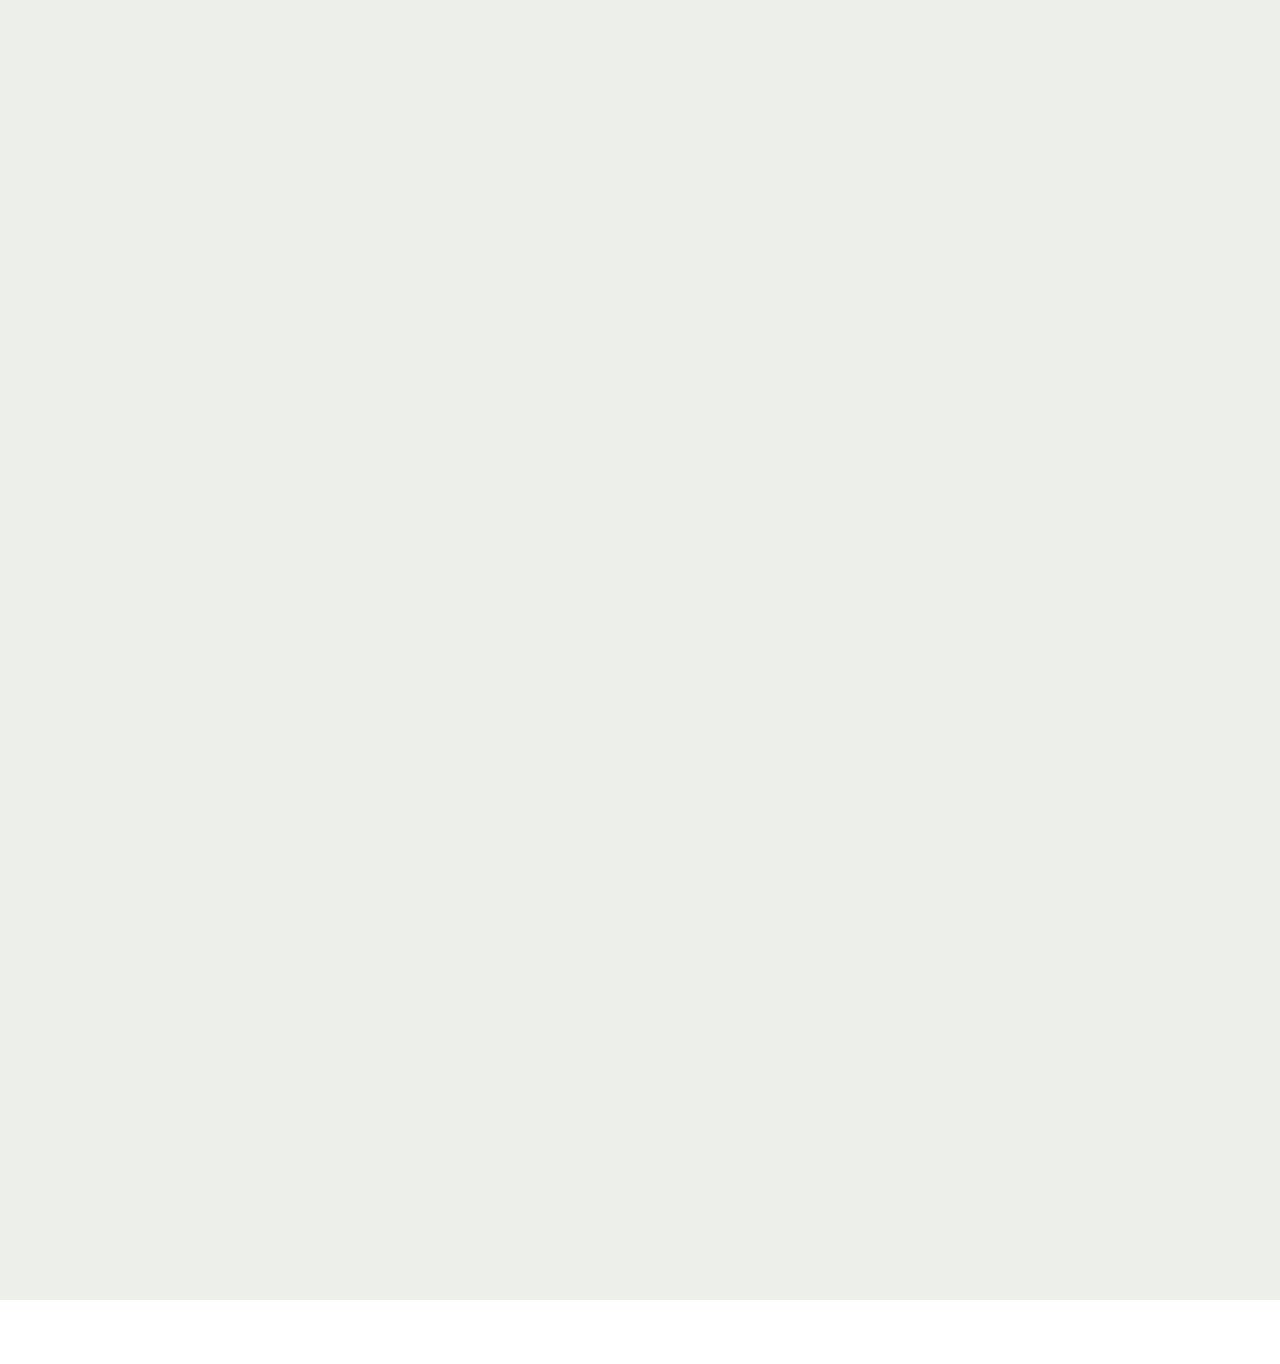
<file: page7.html>
<!DOCTYPE html>
<html  >
<head>
  <!-- Site made with Mobirise Website Builder v5.9.13, https://mobirise.com -->
  <meta charset="UTF-8">
  <meta http-equiv="X-UA-Compatible" content="IE=edge">
  <meta name="generator" content="Mobirise v5.9.13, mobirise.com">
  <meta name="viewport" content="width=device-width, initial-scale=1, minimum-scale=1">
  <link rel="shortcut icon" href="assets/images/logo.png" type="image/x-icon">
  <meta name="description" content="">
  
  
  <title>CAIXA (SISTEMA)</title>
  <link rel="stylesheet" href="assets/web/assets/mobirise-icons2/mobirise2.css">
  <link rel="stylesheet" href="assets/bootstrap/css/bootstrap.min.css">
  <link rel="stylesheet" href="assets/bootstrap/css/bootstrap-grid.min.css">
  <link rel="stylesheet" href="assets/bootstrap/css/bootstrap-reboot.min.css">
  <link rel="stylesheet" href="assets/animatecss/animate.css">
  <link rel="stylesheet" href="assets/dropdown/css/style.css">
  <link rel="stylesheet" href="assets/theme/css/style.css">
  <link rel="preload" href="https://fonts.googleapis.com/css?family=Inter+Tight:100,200,300,400,500,600,700,800,900,100i,200i,300i,400i,500i,600i,700i,800i,900i&display=swap" as="style" onload="this.onload=null;this.rel='stylesheet'">
  <noscript><link rel="stylesheet" href="https://fonts.googleapis.com/css?family=Inter+Tight:100,200,300,400,500,600,700,800,900,100i,200i,300i,400i,500i,600i,700i,800i,900i&display=swap"></noscript>
  <link rel="preload" as="style" href="assets/mobirise/css/mbr-additional.css?v=mtMBFh"><link rel="stylesheet" href="assets/mobirise/css/mbr-additional.css?v=mtMBFh" type="text/css">

  
  
  
</head>
<body>
  
  <section data-bs-version="5.1" class="menu menu2 cid-u5MiLvFUBx" once="menu" id="menu02-4x">
	

	<nav class="navbar navbar-dropdown navbar-fixed-top navbar-expand-lg">
		<div class="container">
			<div class="navbar-brand">
				
				
			</div>
			<button class="navbar-toggler" type="button" data-toggle="collapse" data-bs-toggle="collapse" data-target="#navbarSupportedContent" data-bs-target="#navbarSupportedContent" aria-controls="navbarNavAltMarkup" aria-expanded="false" aria-label="Toggle navigation">
				<div class="hamburger">
					<span></span>
					<span></span>
					<span></span>
					<span></span>
				</div>
			</button>
			<div class="collapse navbar-collapse" id="navbarSupportedContent">
				<ul class="navbar-nav nav-dropdown navbar-nav-top-padding" data-app-modern-menu="true"><li class="nav-item"><a class="nav-link link text-black text-primary display-4" href="index.html">Inicio</a></li><li class="nav-item dropdown">
						<a class="nav-link link text-black dropdown-toggle display-4" href="https://mobiri.se" data-toggle="dropdown-submenu" data-bs-toggle="dropdown" data-bs-auto-close="outside" aria-expanded="false">Principais</a><div class="dropdown-menu" aria-labelledby="dropdown-933"><a class="text-black dropdown-item show text-primary display-4" href="page10.html" aria-expanded="false">Produtos</a><a class="text-black show dropdown-item display-4" href="https://mobiri.se">Vendas</a><a class="text-black show dropdown-item display-4" href="https://mobiri.se">Whatsapp</a><a class="text-black show dropdown-item text-primary display-4" href="index.html#article05-4f">Teste</a></div>
					</li><li class="nav-item dropdown">
						<a class="nav-link link text-black dropdown-toggle display-4" href="https://mobiri.se" aria-expanded="false" data-toggle="dropdown-submenu" data-bs-toggle="dropdown" data-bs-auto-close="outside">Sistema</a><div class="dropdown-menu" aria-labelledby="dropdown-725"><a class="text-black dropdown-item text-primary display-4" href="sistema.html">Introdução</a><div class="dropdown"><a class="text-black dropdown-item dropdown-toggle display-4" href="https://mobiri.se" data-toggle="dropdown-submenu" data-bs-toggle="dropdown" data-bs-auto-close="outside" aria-expanded="false">Vendas</a><div class="dropdown-menu dropdown-submenu" aria-labelledby="dropdown-314"><a class="text-black show dropdown-item text-primary display-4" href="page4.html#header10-29">Como realizar uma venda&nbsp;</a><a class="text-black dropdown-item show text-primary display-4" href="page4.html#header10-2l">Como aplicar desconto</a><a class="text-black dropdown-item show text-primary display-4" href="page4.html#header10-2m">Como deixar uma venda em débito</a><a class="text-black dropdown-item text-primary display-4" href="page4.html#header10-2n">Como fechar pedido com venda</a><a class="text-black dropdown-item show text-primary display-4" href="page4.html#header10-2o">Como cancelar uma venda</a></div></div><div class="dropdown"><a class="text-black dropdown-item dropdown-toggle display-4" href="https://mobiri.se" data-toggle="dropdown-submenu" data-bs-toggle="dropdown" data-bs-auto-close="outside" aria-expanded="false">Produtos</a><div class="dropdown-menu dropdown-submenu" aria-labelledby="dropdown-643"><a class="text-black show dropdown-item text-primary display-4" href="page6.html#header10-2s">Como cadastrar produtos no nex</a><a class="text-black dropdown-item text-primary display-4" href="page6.html#header10-2t">Como cadastrar categorias para produtos</a><a class="text-black dropdown-item text-primary display-4" href="page6.html#header10-2u">Como fazer ajuste de estoque (entrada)</a><a class="text-black dropdown-item show text-primary display-4" href="page6.html#header10-33">Como fazer ajuste de estoque (saída)</a><a class="text-black dropdown-item show text-primary display-4" href="page6.html#header10-35">Como ajustar preço de venda com o custo</a><a class="text-black dropdown-item show text-primary display-4" href="page6.html#header10-36">Como fazer devolução no sistema</a><a class="text-black dropdown-item show text-primary display-4" href="page6.html#header10-37">Como inativar um produto</a><a class="text-black dropdown-item show text-primary display-4" href="page6.html#header10-38">Como reativar um produto</a><a class="text-black dropdown-item text-primary display-4" href="page6.html#header10-39">Como cancelar uma venda</a><a class="text-black dropdown-item show text-primary display-4" href="page6.html#header10-3a">Como atualizar o nex&nbsp;</a><a class="text-black dropdown-item show text-primary display-4" href="page6.html#header10-3b">Como imprimir lista do sistema</a><a class="text-black dropdown-item show text-primary display-4" href="page6.html#header10-3x">Como configurar o modelo de pdf</a><a class="text-black dropdown-item show text-primary display-4" href="page6.html#header10-3z">Como mostrar informações financeiras</a><a class="text-black dropdown-item show text-primary display-4" href="page6.html#header10-34">Como fazer remessa para conserto</a><a class="text-black dropdown-item text-primary display-4" href="page6.html#header10-3c">Exportar lista de produtos</a></div></div><div class="dropdown"><a class="text-black dropdown-item dropdown-toggle display-4" href="https://mobiri.se" data-toggle="dropdown-submenu" data-bs-toggle="dropdown" data-bs-auto-close="outside" aria-expanded="false">Caixa</a><div class="dropdown-menu dropdown-submenu" aria-labelledby="dropdown-987"><a class="text-black show dropdown-item text-primary display-4" href="page7.html#header10-2z">Como abrir um caixa</a><a class="text-black show dropdown-item text-primary display-4" href="page7.html#header10-30">Como alterar saldo inicial</a><a class="text-black dropdown-item show text-primary display-4" href="page7.html#header10-2w">Como adicionar ou retirar dinheiro no caixa</a><a class="text-black dropdown-item show text-primary display-4" href="page7.html#header10-32">Como editar venda do caixa atual</a><a class="text-black dropdown-item text-primary display-4" href="page7.html#header10-2x">Como fechar o caixa</a><a class="text-black dropdown-item show text-primary display-4" href="page7.html#header10-2y">Como reabrir um caixa</a></div></div><div class="dropdown"><a class="text-black dropdown-item dropdown-toggle display-4" href="https://mobiri.se" data-toggle="dropdown-submenu" data-bs-toggle="dropdown" data-bs-auto-close="outside" aria-expanded="false">Estatística</a><div class="dropdown-menu dropdown-submenu" aria-labelledby="dropdown-718"><a class="text-black show dropdown-item text-primary display-4" href="page9.html#header10-3r">Como gerar relatório de vendas</a><a class="text-black show dropdown-item text-primary display-4" href="page9.html#header10-3s">Como gerar relatório de faturamento</a><a class="text-black dropdown-item show text-primary display-4" href="page9.html#header10-3t">Como gerar relatório de lucro bruto</a></div></div><div class="dropdown"><a class="text-black dropdown-item dropdown-toggle display-4" href="https://mobiri.se" data-toggle="dropdown-submenu" data-bs-toggle="dropdown" data-bs-auto-close="outside" aria-expanded="false">Clientes</a><div class="dropdown-menu dropdown-submenu" aria-labelledby="dropdown-315"><a class="text-black dropdown-item text-primary display-4" href="page5.html#header10-2k">Como cadastrar clientes novos</a><a class="text-black dropdown-item show text-primary display-4" href="page5.html#header10-2p">Conhecendo mais os clientes&nbsp;</a><a class="text-black dropdown-item show text-primary display-4" href="page5.html#header10-2q">importância de manter os dados atualizados</a></div></div></div>
					</li>
					<li class="nav-item">
						<a class="nav-link link text-black text-primary display-4" href="index.html#article21-4r">Regulamento</a>
					</li></ul>
				
				<div class="navbar-buttons mbr-section-btn"><a class="btn btn-primary display-4" href="https://docs.google.com/forms/d/1P4NT8dojXZmwdPVCvXN3J13gOyuJ9bvJAeiVQIiqLsc/viewform?edit_requested=true#responses" target="_blank">FAÇA SEU CADASTRO!</a></div>
			</div>
		</div>
	</nav>
</section>

<section data-bs-version="5.1" class="header10 cid-u5GFocj53t" id="header10-2z">
	

	
	

	<div class="text-center container">
	  <div class="row justify-content-center">
		</div>
		<div class="row justify-content-center">
			<div class="col-md-12 content-text mb-5">
				<h5 class="mbr-section-title mbr-fonts-style display-1"><strong>Como abrir um caixa</strong></h5>
				<p class="mbr-text mbr-fonts-style mt-4 display-7">👉 1. Acesse a tela de CAIXA.
<br>👉 2. Clique em ABRIR CAIXA, na aba caixa atual.
<br>👉 3. Informe o SALDO INICIAL do caixa que está sendo aberto.
<br>👉 4. Clique em ABRIR O CAIXA.
<br>👉 5. Clique em SIM para confirmar a abertura.</p>
				

			</div>
			<div class="mbr-figure col-12 col-md-8"><iframe class="mbr-embedded-video" src="https://www.youtube.com/embed/qvak0QWnblw?rel=0&amp;amp;mute=1&amp;showinfo=0&amp;autoplay=1&amp;loop=1&amp;playlist=qvak0QWnblw" width="1280" height="720" frameborder="0" allowfullscreen></iframe></div>
		</div>
	</div>
</section>

<section data-bs-version="5.1" class="header10 cid-u5GGHWW4G4" id="header10-30">
	

	
	

	<div class="text-center container">
	  <div class="row justify-content-center">
		</div>
		<div class="row justify-content-center">
			<div class="col-md-12 content-text mb-5">
				<h5 class="mbr-section-title mbr-fonts-style display-1">
					<strong>Como alterar saldo inicial</strong></h5>
				<p class="mbr-text mbr-fonts-style mt-4 display-7">👉 1. Acesse a tela de CAIXA.
<br>👉 2. Clique na transação ABERTURA DE CAIXA, na coluna MOVIMENTAÇÃO.
<br>👉 3. Informe o novo VALOR de saldo no campo ALTERAR SALDO INICIAL PARA.
<br>👉 4. Clique em SALVAR -F2.
<br>👉 5. Clique em SIM.<br></p>
				

			</div>
			<div class="mbr-figure col-12 col-md-9"><iframe class="mbr-embedded-video" src="https://www.youtube.com/embed/nS9Nk3l3sQs?rel=0&amp;amp;mute=1&amp;showinfo=0&amp;autoplay=1&amp;loop=1&amp;playlist=nS9Nk3l3sQs" width="1280" height="720" frameborder="0" allowfullscreen></iframe></div>
		</div>
	</div>
</section>

<section data-bs-version="5.1" class="header10 cid-u5GCmhcwK4" id="header10-2w">
	

	
	

	<div class="text-center container">
	  <div class="row justify-content-center">
		</div>
		<div class="row justify-content-center">
			<div class="col-md-12 content-text mb-5">
				<h5 class="mbr-section-title mbr-fonts-style display-1"><strong>Como adicionar ou retirar dinheiro no caixa</strong></h5>
				<p class="mbr-text mbr-fonts-style mt-4 display-7">👉 1. Acesse a tela de CAIXA.
<br>👉 2. Para adicionar um valor ao caixa (suprimento), clique em ADICIONAR DINHEIRO.
<br>👉 3. Informe o VALOR e clique em SALVAR.
<br>👉 4. Para retirar um valor do caixa (sangria), clique em REMOVER VALORES.
<br>👉 5. Informe o VALOR e clique em SALVAR.
<br>
<br>Pronto! 🤗 O suprimento ou sangria foi registrado no Nex.</p>
				

			</div>
			<div class="mbr-figure col-12 col-md-9"><iframe class="mbr-embedded-video" src="https://www.youtube.com/embed/2LNbdBLgTEQ?rel=0&amp;amp;mute=1&amp;showinfo=0&amp;autoplay=1&amp;loop=1&amp;playlist=2LNbdBLgTEQ" width="1280" height="720" frameborder="0" allowfullscreen></iframe></div>
		</div>
	</div>
</section>

<section data-bs-version="5.1" class="header10 cid-u5GIpF66px" id="header10-32">
	

	
	

	<div class="text-center container">
	  <div class="row justify-content-center">
		</div>
		<div class="row justify-content-center">
			<div class="col-md-12 content-text mb-5">
				<h5 class="mbr-section-title mbr-fonts-style display-1"><strong>Como editar uma venda do caixa atual</strong></h5>
				<p class="mbr-text mbr-fonts-style mt-4 display-7">👉 1. Acesse a tela de VENDAS e selecione a venda para editar.
<br>👉 2. Na aba de HISTÓRICO, selecione a venda e clique em ABRIR.
<br>👉 3. No canto superior direito, clique em EDITAR.
<br>👉 4. Edite as informações da venda, conforme necessário.
<br>👉 5. Clique em CONCLUIR. 
<br>👉 6. Selecione a FORMA DE PAGAMENTO e digite o VALOR pago.
<br>👉 7. Clique em CONCLUIR.</p>
				

			</div>
			<div class="mbr-figure col-12 col-md-9"><iframe class="mbr-embedded-video" src="https://www.youtube.com/embed/X6KPlo-NTPk?rel=0&amp;amp;mute=1&amp;showinfo=0&amp;autoplay=1&amp;loop=1&amp;playlist=X6KPlo-NTPk" width="1280" height="720" frameborder="0" allowfullscreen></iframe></div>
		</div>
	</div>
</section>

<section data-bs-version="5.1" class="header10 cid-u5GCmigNJB" id="header10-2x">
	

	
	

	<div class="text-center container">
	  <div class="row justify-content-center">
		</div>
		<div class="row justify-content-center">
			<div class="col-md-12 content-text mb-5">
				<h5 class="mbr-section-title mbr-fonts-style display-1"><strong>Como fechar o caixa</strong></h5>
				<p class="mbr-text mbr-fonts-style mt-4 display-7">👉 1. Acesse a tela de CAIXA.
<br>👉 2. Clique em FECHAR CAIXA, na aba caixa atual.
<br>👉 3. Informe o valor final no campo VALOR INFORMADO para cada meio de pagamento.
<br>👉 4. Clique em FECHAR CAIXA.
<br>👉 5. Clique em SIM para finalizar.</p>
				

			</div>
			<div class="mbr-figure col-12 col-md-9"><iframe class="mbr-embedded-video" src="https://www.youtube.com/embed/4V5bnfYXiLU?rel=0&amp;amp;mute=1&amp;showinfo=0&amp;autoplay=1&amp;loop=1&amp;playlist=4V5bnfYXiLU" width="1280" height="720" frameborder="0" allowfullscreen></iframe></div>
		</div>
	</div>
</section>

<section data-bs-version="5.1" class="header10 cid-u5GCmjxe6h" id="header10-2y">
	

	
	

	<div class="text-center container">
	  <div class="row justify-content-center">
		</div>
		<div class="row justify-content-center">
			<div class="col-md-12 content-text mb-5">
				<h5 class="mbr-section-title mbr-fonts-style display-1"><strong>Como reabrir um caixa</strong></h5>
				<p class="mbr-text mbr-fonts-style mt-4 display-7">👉1. Acesse a tela de CAIXA.
<br>👉2. Feche o CAIXA ATUAL, caso ainda esteja aberto.
<br>👉3. No menu superior, acesse a aba CAIXAS ANTERIORES.
<br>👉4. Dê um DUPLO CLIQUE no caixa desejado ou clique em ENTRAR - F2.
<br>👉5. Clique em REABRIR CAIXA, no canto inferior direito.
<br>👉6. Clique em REABRIR.</p>
				

			</div>
			<div class="mbr-figure col-12 col-md-9"><iframe class="mbr-embedded-video" src="https://www.youtube.com/embed/iLn3J1RnELQ?rel=0&amp;amp;mute=1&amp;showinfo=0&amp;autoplay=1&amp;loop=1&amp;playlist=iLn3J1RnELQ" width="1280" height="720" frameborder="0" allowfullscreen></iframe></div>
		</div>
	</div>
</section><section class="display-7" style="padding: 0;align-items: center;justify-content: center;flex-wrap: wrap;    align-content: center;display: flex;position: relative;height: 4rem;"><a href="https://mobiri.se/3152168" style="flex: 1 1;height: 4rem;position: absolute;width: 100%;z-index: 1;"><img alt="" style="height: 4rem;" src="[data-uri]"></a><p style="margin: 0;text-align: center;" class="display-7">&#8204;</p><a style="z-index:1" href="https://mobirise.com/builder/ai-website-generator.html">AI Website Generator</a></section><script src="assets/bootstrap/js/bootstrap.bundle.min.js"></script>  <script src="assets/smoothscroll/smooth-scroll.js"></script>  <script src="assets/ytplayer/index.js"></script>  <script src="assets/playervimeo/vimeo_player.js"></script>  <script src="assets/dropdown/js/navbar-dropdown.js"></script>  <script src="assets/theme/js/script.js"></script>  
  
  
  <input name="animation" type="hidden">
  </body>
</html>
</file>
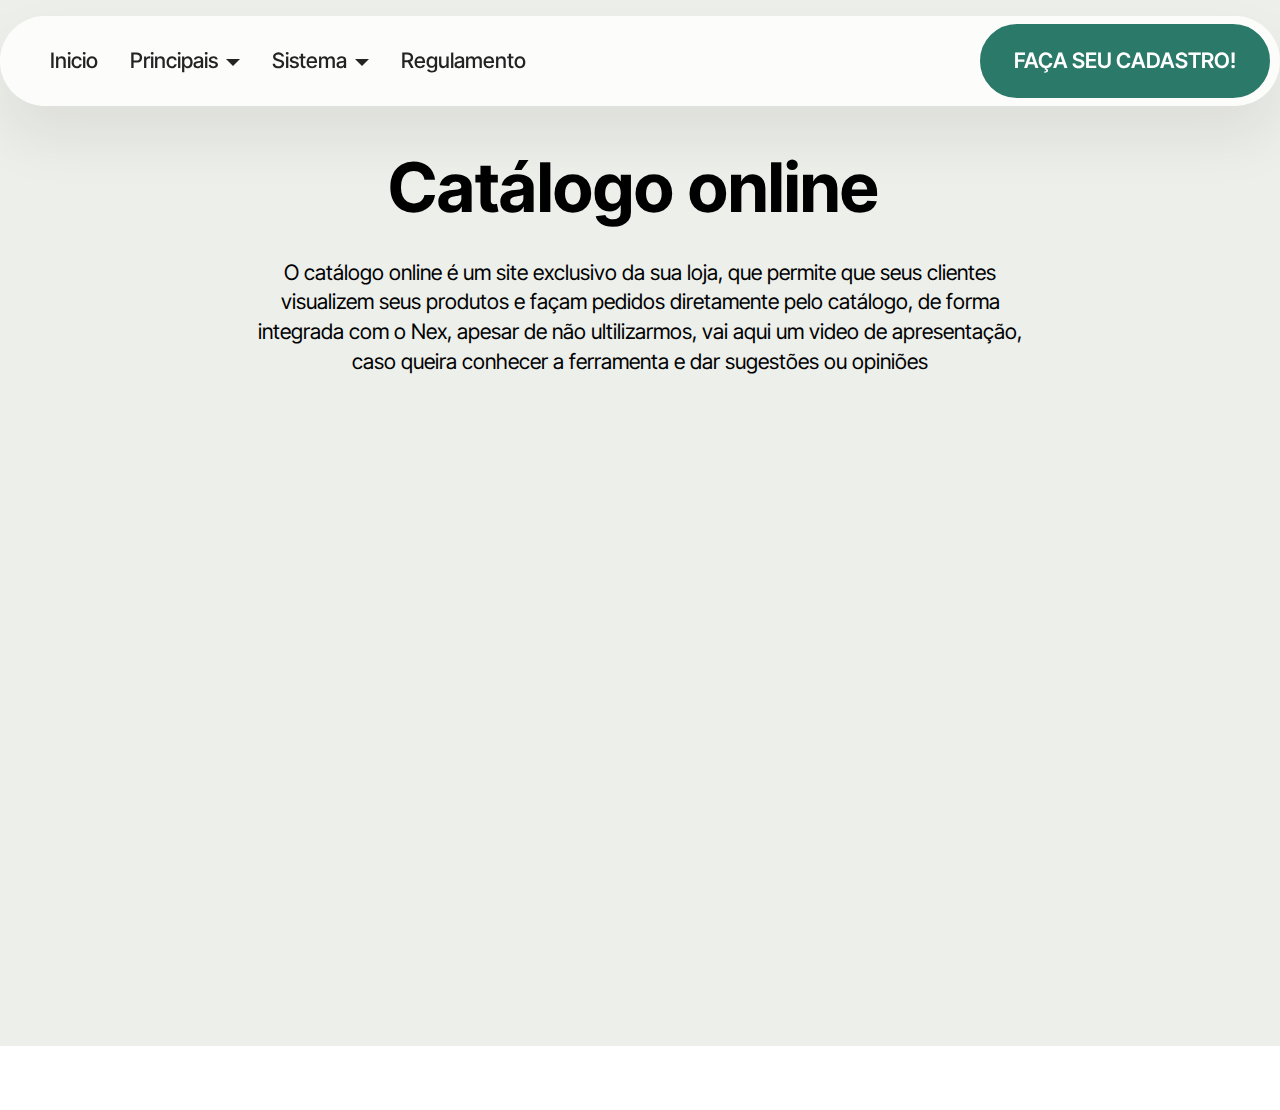
<file: page8.html>
<!DOCTYPE html>
<html  >
<head>
  <!-- Site made with Mobirise Website Builder v5.9.13, https://mobirise.com -->
  <meta charset="UTF-8">
  <meta http-equiv="X-UA-Compatible" content="IE=edge">
  <meta name="generator" content="Mobirise v5.9.13, mobirise.com">
  <meta name="viewport" content="width=device-width, initial-scale=1, minimum-scale=1">
  <link rel="shortcut icon" href="assets/images/logo.png" type="image/x-icon">
  <meta name="description" content="">
  
  
  <title>CATÁLOGO ONLINE (SISTEMA)</title>
  <link rel="stylesheet" href="assets/web/assets/mobirise-icons2/mobirise2.css">
  <link rel="stylesheet" href="assets/bootstrap/css/bootstrap.min.css">
  <link rel="stylesheet" href="assets/bootstrap/css/bootstrap-grid.min.css">
  <link rel="stylesheet" href="assets/bootstrap/css/bootstrap-reboot.min.css">
  <link rel="stylesheet" href="assets/animatecss/animate.css">
  <link rel="stylesheet" href="assets/dropdown/css/style.css">
  <link rel="stylesheet" href="assets/theme/css/style.css">
  <link rel="preload" href="https://fonts.googleapis.com/css?family=Inter+Tight:100,200,300,400,500,600,700,800,900,100i,200i,300i,400i,500i,600i,700i,800i,900i&display=swap" as="style" onload="this.onload=null;this.rel='stylesheet'">
  <noscript><link rel="stylesheet" href="https://fonts.googleapis.com/css?family=Inter+Tight:100,200,300,400,500,600,700,800,900,100i,200i,300i,400i,500i,600i,700i,800i,900i&display=swap"></noscript>
  <link rel="preload" as="style" href="assets/mobirise/css/mbr-additional.css?v=9dVXUE"><link rel="stylesheet" href="assets/mobirise/css/mbr-additional.css?v=9dVXUE" type="text/css">

  
  
  
</head>
<body>
  
  <section data-bs-version="5.1" class="menu menu2 cid-u5MiLvFUBx" once="menu" id="menu02-4x">
	

	<nav class="navbar navbar-dropdown navbar-fixed-top navbar-expand-lg">
		<div class="container">
			<div class="navbar-brand">
				
				
			</div>
			<button class="navbar-toggler" type="button" data-toggle="collapse" data-bs-toggle="collapse" data-target="#navbarSupportedContent" data-bs-target="#navbarSupportedContent" aria-controls="navbarNavAltMarkup" aria-expanded="false" aria-label="Toggle navigation">
				<div class="hamburger">
					<span></span>
					<span></span>
					<span></span>
					<span></span>
				</div>
			</button>
			<div class="collapse navbar-collapse" id="navbarSupportedContent">
				<ul class="navbar-nav nav-dropdown navbar-nav-top-padding" data-app-modern-menu="true"><li class="nav-item"><a class="nav-link link text-black text-primary display-4" href="index.html">Inicio</a></li><li class="nav-item dropdown">
						<a class="nav-link link text-black dropdown-toggle display-4" href="https://mobiri.se" data-toggle="dropdown-submenu" data-bs-toggle="dropdown" data-bs-auto-close="outside" aria-expanded="false">Principais</a><div class="dropdown-menu" aria-labelledby="dropdown-933"><a class="text-black dropdown-item show text-primary display-4" href="page10.html" aria-expanded="false">Produtos</a><a class="text-black show dropdown-item display-4" href="https://mobiri.se">Vendas</a><a class="text-black show dropdown-item display-4" href="https://mobiri.se">Whatsapp</a><a class="text-black show dropdown-item text-primary display-4" href="index.html#article05-4f">Teste</a></div>
					</li><li class="nav-item dropdown">
						<a class="nav-link link text-black dropdown-toggle display-4" href="https://mobiri.se" aria-expanded="false" data-toggle="dropdown-submenu" data-bs-toggle="dropdown" data-bs-auto-close="outside">Sistema</a><div class="dropdown-menu" aria-labelledby="dropdown-725"><a class="text-black dropdown-item text-primary display-4" href="sistema.html">Introdução</a><div class="dropdown"><a class="text-black dropdown-item dropdown-toggle display-4" href="https://mobiri.se" data-toggle="dropdown-submenu" data-bs-toggle="dropdown" data-bs-auto-close="outside" aria-expanded="false">Vendas</a><div class="dropdown-menu dropdown-submenu" aria-labelledby="dropdown-314"><a class="text-black show dropdown-item text-primary display-4" href="page4.html#header10-29">Como realizar uma venda&nbsp;</a><a class="text-black dropdown-item show text-primary display-4" href="page4.html#header10-2l">Como aplicar desconto</a><a class="text-black dropdown-item show text-primary display-4" href="page4.html#header10-2m">Como deixar uma venda em débito</a><a class="text-black dropdown-item text-primary display-4" href="page4.html#header10-2n">Como fechar pedido com venda</a><a class="text-black dropdown-item show text-primary display-4" href="page4.html#header10-2o">Como cancelar uma venda</a></div></div><div class="dropdown"><a class="text-black dropdown-item dropdown-toggle display-4" href="https://mobiri.se" data-toggle="dropdown-submenu" data-bs-toggle="dropdown" data-bs-auto-close="outside" aria-expanded="false">Produtos</a><div class="dropdown-menu dropdown-submenu" aria-labelledby="dropdown-643"><a class="text-black show dropdown-item text-primary display-4" href="page6.html#header10-2s">Como cadastrar produtos no nex</a><a class="text-black dropdown-item text-primary display-4" href="page6.html#header10-2t">Como cadastrar categorias para produtos</a><a class="text-black dropdown-item text-primary display-4" href="page6.html#header10-2u">Como fazer ajuste de estoque (entrada)</a><a class="text-black dropdown-item show text-primary display-4" href="page6.html#header10-33">Como fazer ajuste de estoque (saída)</a><a class="text-black dropdown-item show text-primary display-4" href="page6.html#header10-35">Como ajustar preço de venda com o custo</a><a class="text-black dropdown-item show text-primary display-4" href="page6.html#header10-36">Como fazer devolução no sistema</a><a class="text-black dropdown-item show text-primary display-4" href="page6.html#header10-37">Como inativar um produto</a><a class="text-black dropdown-item show text-primary display-4" href="page6.html#header10-38">Como reativar um produto</a><a class="text-black dropdown-item text-primary display-4" href="page6.html#header10-39">Como cancelar uma venda</a><a class="text-black dropdown-item show text-primary display-4" href="page6.html#header10-3a">Como atualizar o nex&nbsp;</a><a class="text-black dropdown-item show text-primary display-4" href="page6.html#header10-3b">Como imprimir lista do sistema</a><a class="text-black dropdown-item show text-primary display-4" href="page6.html#header10-3x">Como configurar o modelo de pdf</a><a class="text-black dropdown-item show text-primary display-4" href="page6.html#header10-3z">Como mostrar informações financeiras</a><a class="text-black dropdown-item show text-primary display-4" href="page6.html#header10-34">Como fazer remessa para conserto</a><a class="text-black dropdown-item text-primary display-4" href="page6.html#header10-3c">Exportar lista de produtos</a></div></div><div class="dropdown"><a class="text-black dropdown-item dropdown-toggle display-4" href="https://mobiri.se" data-toggle="dropdown-submenu" data-bs-toggle="dropdown" data-bs-auto-close="outside" aria-expanded="false">Caixa</a><div class="dropdown-menu dropdown-submenu" aria-labelledby="dropdown-987"><a class="text-black show dropdown-item text-primary display-4" href="page7.html#header10-2z">Como abrir um caixa</a><a class="text-black show dropdown-item text-primary display-4" href="page7.html#header10-30">Como alterar saldo inicial</a><a class="text-black dropdown-item show text-primary display-4" href="page7.html#header10-2w">Como adicionar ou retirar dinheiro no caixa</a><a class="text-black dropdown-item show text-primary display-4" href="page7.html#header10-32">Como editar venda do caixa atual</a><a class="text-black dropdown-item text-primary display-4" href="page7.html#header10-2x">Como fechar o caixa</a><a class="text-black dropdown-item show text-primary display-4" href="page7.html#header10-2y">Como reabrir um caixa</a></div></div><div class="dropdown"><a class="text-black dropdown-item dropdown-toggle display-4" href="https://mobiri.se" data-toggle="dropdown-submenu" data-bs-toggle="dropdown" data-bs-auto-close="outside" aria-expanded="false">Estatística</a><div class="dropdown-menu dropdown-submenu" aria-labelledby="dropdown-718"><a class="text-black show dropdown-item text-primary display-4" href="page9.html#header10-3r">Como gerar relatório de vendas</a><a class="text-black show dropdown-item text-primary display-4" href="page9.html#header10-3s">Como gerar relatório de faturamento</a><a class="text-black dropdown-item show text-primary display-4" href="page9.html#header10-3t">Como gerar relatório de lucro bruto</a></div></div><div class="dropdown"><a class="text-black dropdown-item dropdown-toggle display-4" href="https://mobiri.se" data-toggle="dropdown-submenu" data-bs-toggle="dropdown" data-bs-auto-close="outside" aria-expanded="false">Clientes</a><div class="dropdown-menu dropdown-submenu" aria-labelledby="dropdown-315"><a class="text-black dropdown-item text-primary display-4" href="page5.html#header10-2k">Como cadastrar clientes novos</a><a class="text-black dropdown-item show text-primary display-4" href="page5.html#header10-2p">Conhecendo mais os clientes&nbsp;</a><a class="text-black dropdown-item show text-primary display-4" href="page5.html#header10-2q">importância de manter os dados atualizados</a></div></div></div>
					</li>
					<li class="nav-item">
						<a class="nav-link link text-black text-primary display-4" href="index.html#article21-4r">Regulamento</a>
					</li></ul>
				
				<div class="navbar-buttons mbr-section-btn"><a class="btn btn-primary display-4" href="https://docs.google.com/forms/d/1P4NT8dojXZmwdPVCvXN3J13gOyuJ9bvJAeiVQIiqLsc/viewform?edit_requested=true#responses" target="_blank">FAÇA SEU CADASTRO!</a></div>
			</div>
		</div>
	</nav>
</section>

<section data-bs-version="5.1" class="header10 cid-u5HfJof7CT" id="header10-3e">
	

	
	

	<div class="text-center container">
	  <div class="row justify-content-center">
		</div>
		<div class="row justify-content-center">
			<div class="col-md-12 content-text mb-5">
				<h5 class="mbr-section-title mbr-fonts-style display-1"><strong><br></strong><br><strong>Catálogo online&nbsp;</strong></h5>
				<p class="mbr-text mbr-fonts-style mt-4 display-7">O catálogo online é um site exclusivo da sua loja, que permite que seus clientes visualizem seus produtos e façam pedidos diretamente pelo catálogo, de forma integrada com o Nex, apesar de não ultilizarmos, vai aqui um video de apresentação, caso queira conhecer a ferramenta e dar sugestões ou opiniões</p>
				

			</div>
			<div class="mbr-figure col-12 col-md-9"><iframe class="mbr-embedded-video" src="https://www.youtube.com/embed/nx8P9rjFQno?rel=0&amp;amp;mute=1&amp;showinfo=0&amp;autoplay=1&amp;loop=1&amp;playlist=nx8P9rjFQno" width="1280" height="720" frameborder="0" allowfullscreen></iframe></div>
		</div>
	</div>
</section><section class="display-7" style="padding: 0;align-items: center;justify-content: center;flex-wrap: wrap;    align-content: center;display: flex;position: relative;height: 4rem;"><a href="https://mobiri.se/3152168" style="flex: 1 1;height: 4rem;position: absolute;width: 100%;z-index: 1;"><img alt="" style="height: 4rem;" src="[data-uri]"></a><p style="margin: 0;text-align: center;" class="display-7">&#8204;</p><a style="z-index:1" href="https://mobirise.com/builder/ai-website-generator.html">AI Website Generator</a></section><script src="assets/bootstrap/js/bootstrap.bundle.min.js"></script>  <script src="assets/smoothscroll/smooth-scroll.js"></script>  <script src="assets/ytplayer/index.js"></script>  <script src="assets/playervimeo/vimeo_player.js"></script>  <script src="assets/dropdown/js/navbar-dropdown.js"></script>  <script src="assets/theme/js/script.js"></script>  
  
  
  <input name="animation" type="hidden">
  </body>
</html>
</file>
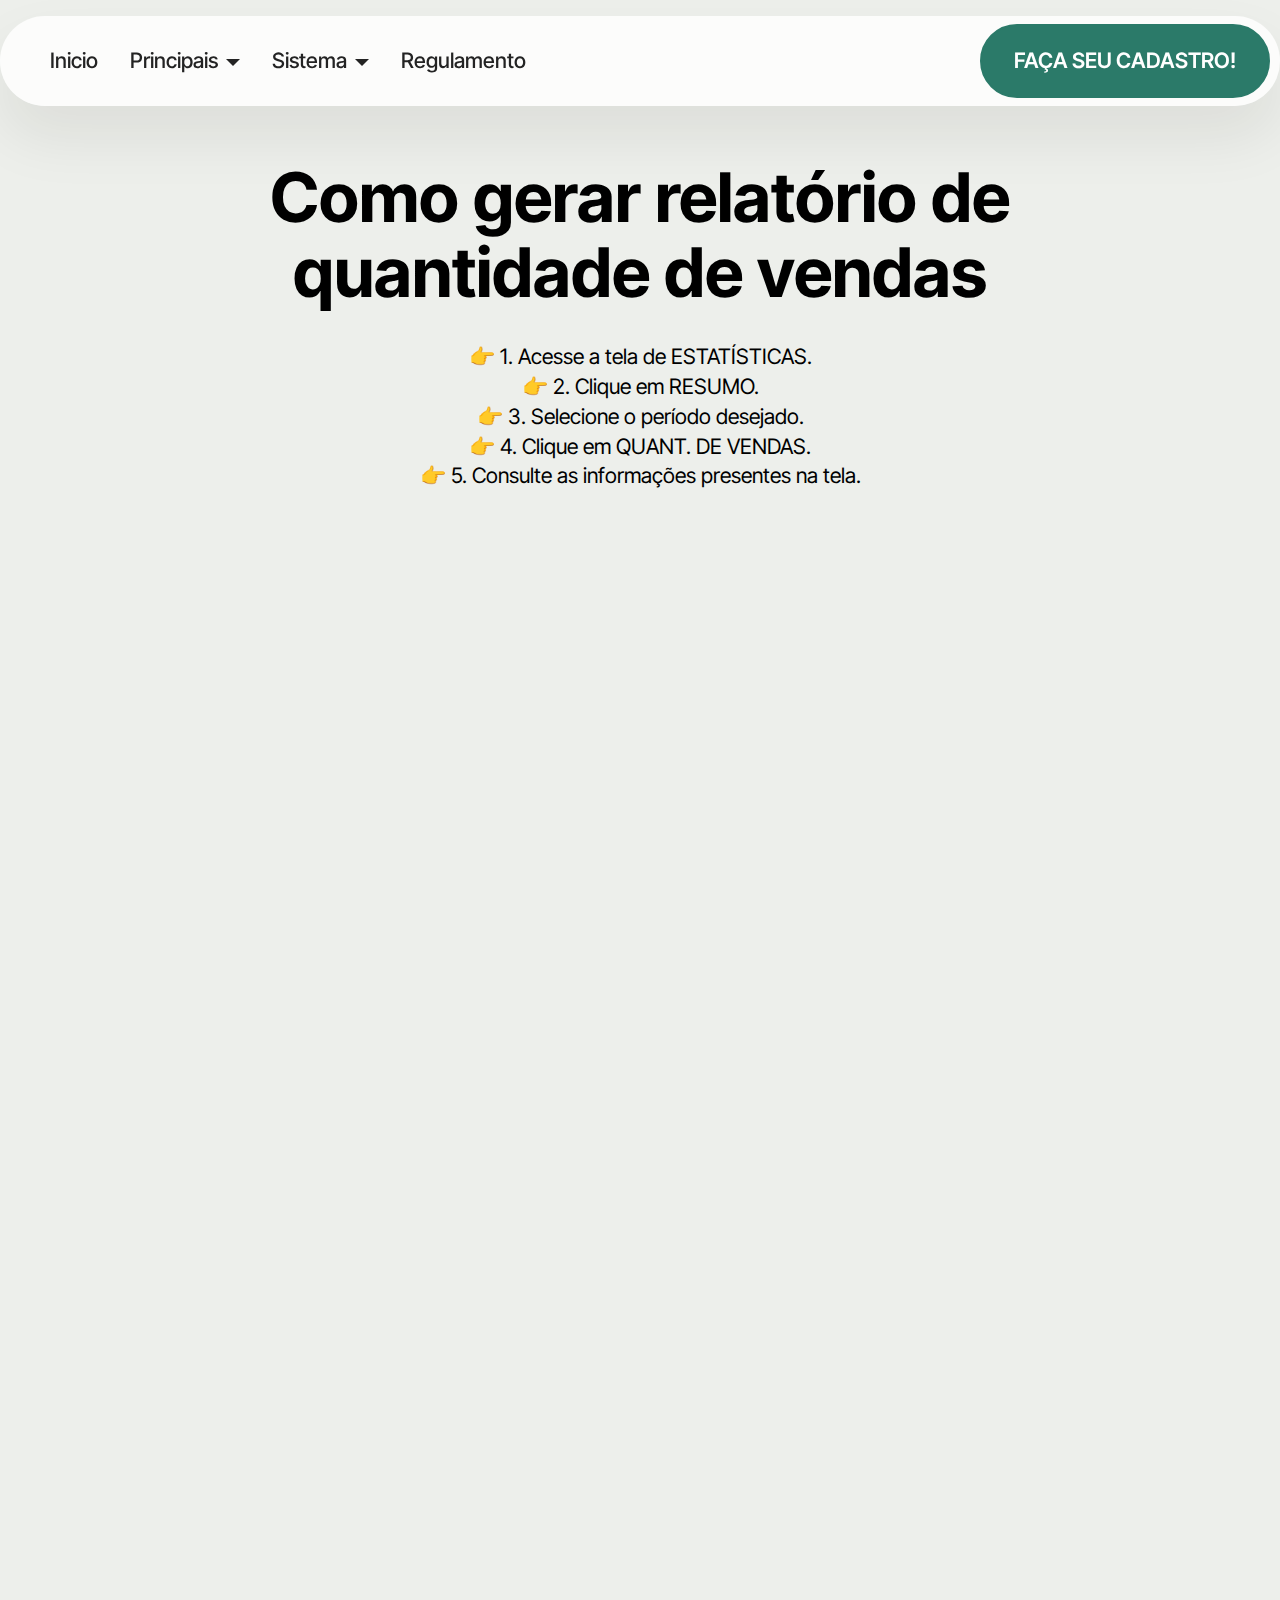
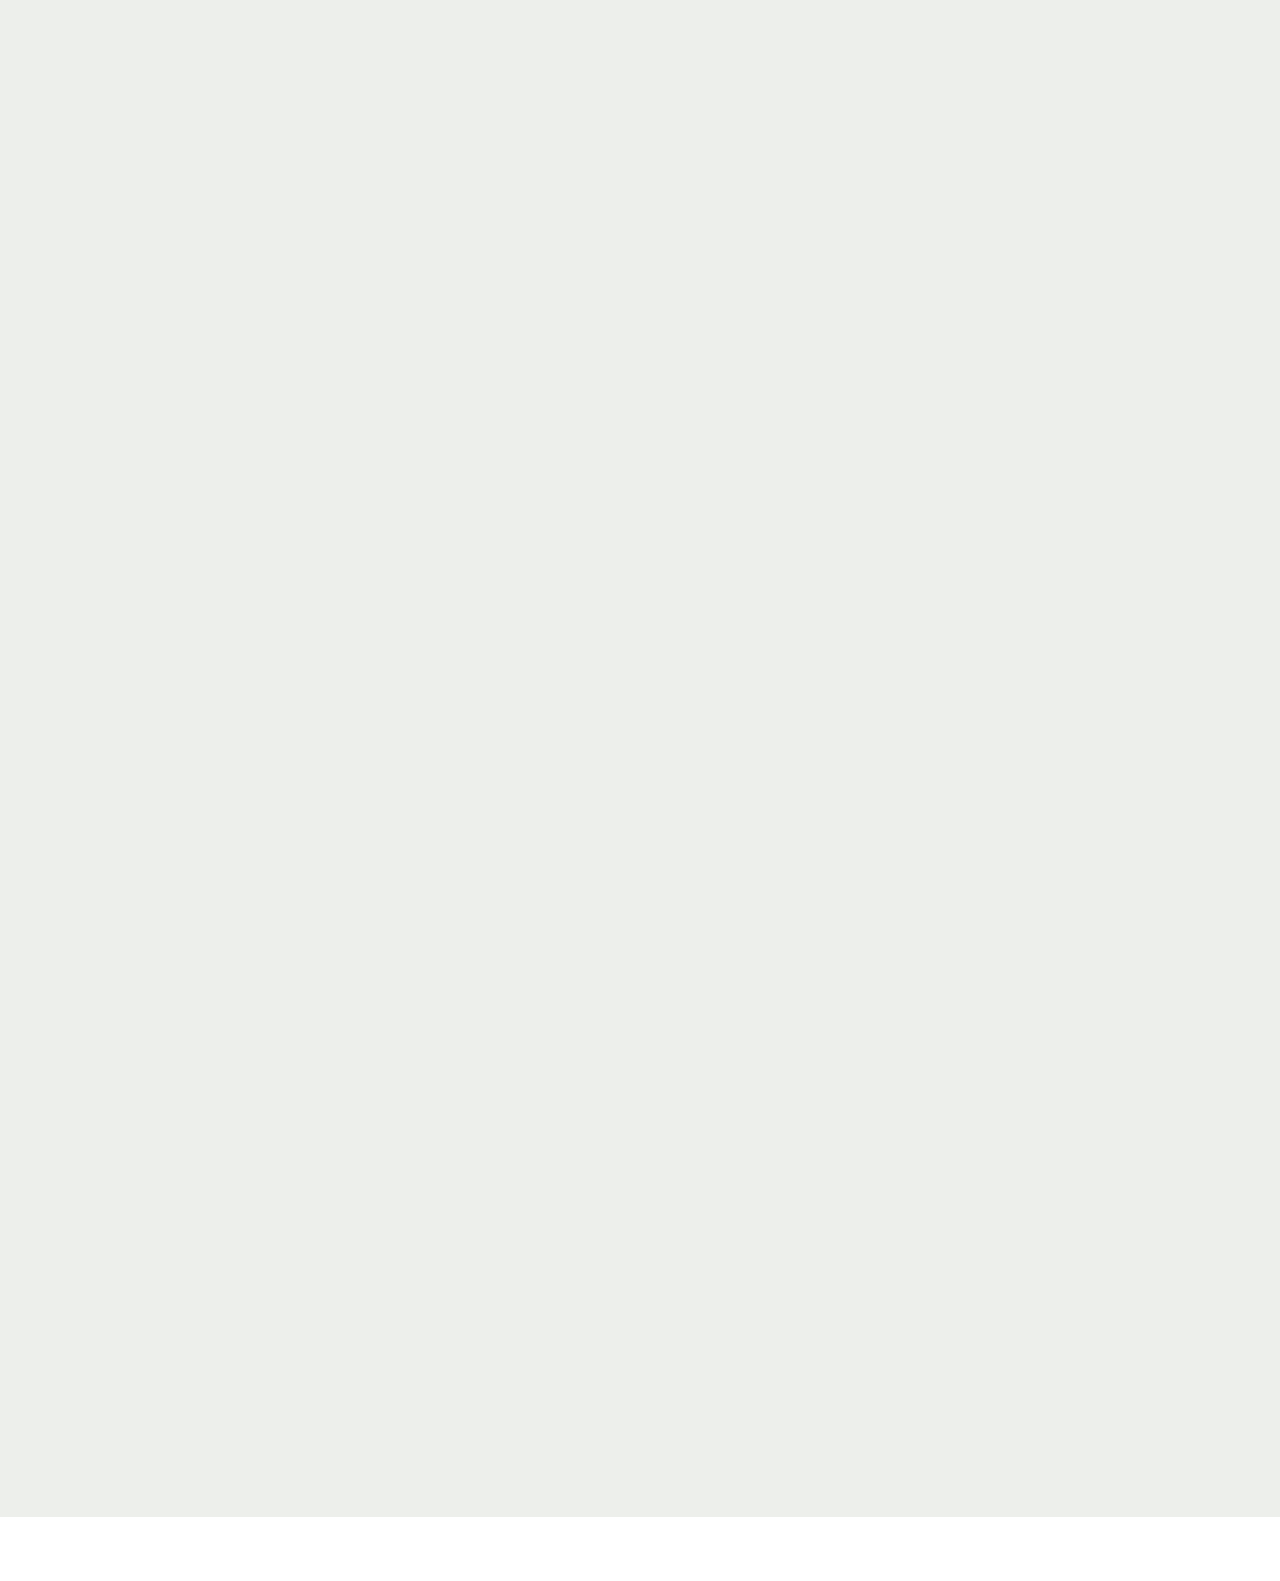
<file: page9.html>
<!DOCTYPE html>
<html  >
<head>
  <!-- Site made with Mobirise Website Builder v5.9.13, https://mobirise.com -->
  <meta charset="UTF-8">
  <meta http-equiv="X-UA-Compatible" content="IE=edge">
  <meta name="generator" content="Mobirise v5.9.13, mobirise.com">
  <meta name="viewport" content="width=device-width, initial-scale=1, minimum-scale=1">
  <link rel="shortcut icon" href="assets/images/logo.png" type="image/x-icon">
  <meta name="description" content="">
  
  
  <title>ESTATÍSTICA (SISTEMA)</title>
  <link rel="stylesheet" href="assets/web/assets/mobirise-icons2/mobirise2.css">
  <link rel="stylesheet" href="assets/bootstrap/css/bootstrap.min.css">
  <link rel="stylesheet" href="assets/bootstrap/css/bootstrap-grid.min.css">
  <link rel="stylesheet" href="assets/bootstrap/css/bootstrap-reboot.min.css">
  <link rel="stylesheet" href="assets/animatecss/animate.css">
  <link rel="stylesheet" href="assets/dropdown/css/style.css">
  <link rel="stylesheet" href="assets/theme/css/style.css">
  <link rel="preload" href="https://fonts.googleapis.com/css?family=Inter+Tight:100,200,300,400,500,600,700,800,900,100i,200i,300i,400i,500i,600i,700i,800i,900i&display=swap" as="style" onload="this.onload=null;this.rel='stylesheet'">
  <noscript><link rel="stylesheet" href="https://fonts.googleapis.com/css?family=Inter+Tight:100,200,300,400,500,600,700,800,900,100i,200i,300i,400i,500i,600i,700i,800i,900i&display=swap"></noscript>
  <link rel="preload" as="style" href="assets/mobirise/css/mbr-additional.css?v=jET1RY"><link rel="stylesheet" href="assets/mobirise/css/mbr-additional.css?v=jET1RY" type="text/css">

  
  
  
</head>
<body>
  
  <section data-bs-version="5.1" class="menu menu2 cid-u5MiLvFUBx" once="menu" id="menu02-4x">
	

	<nav class="navbar navbar-dropdown navbar-fixed-top navbar-expand-lg">
		<div class="container">
			<div class="navbar-brand">
				
				
			</div>
			<button class="navbar-toggler" type="button" data-toggle="collapse" data-bs-toggle="collapse" data-target="#navbarSupportedContent" data-bs-target="#navbarSupportedContent" aria-controls="navbarNavAltMarkup" aria-expanded="false" aria-label="Toggle navigation">
				<div class="hamburger">
					<span></span>
					<span></span>
					<span></span>
					<span></span>
				</div>
			</button>
			<div class="collapse navbar-collapse" id="navbarSupportedContent">
				<ul class="navbar-nav nav-dropdown navbar-nav-top-padding" data-app-modern-menu="true"><li class="nav-item"><a class="nav-link link text-black text-primary display-4" href="index.html">Inicio</a></li><li class="nav-item dropdown">
						<a class="nav-link link text-black dropdown-toggle display-4" href="https://mobiri.se" data-toggle="dropdown-submenu" data-bs-toggle="dropdown" data-bs-auto-close="outside" aria-expanded="false">Principais</a><div class="dropdown-menu" aria-labelledby="dropdown-933"><a class="text-black dropdown-item show text-primary display-4" href="page10.html" aria-expanded="false">Produtos</a><a class="text-black show dropdown-item display-4" href="https://mobiri.se">Vendas</a><a class="text-black show dropdown-item display-4" href="https://mobiri.se">Whatsapp</a><a class="text-black show dropdown-item text-primary display-4" href="index.html#article05-4f">Teste</a></div>
					</li><li class="nav-item dropdown">
						<a class="nav-link link text-black dropdown-toggle display-4" href="https://mobiri.se" aria-expanded="false" data-toggle="dropdown-submenu" data-bs-toggle="dropdown" data-bs-auto-close="outside">Sistema</a><div class="dropdown-menu" aria-labelledby="dropdown-725"><a class="text-black dropdown-item text-primary display-4" href="sistema.html">Introdução</a><div class="dropdown"><a class="text-black dropdown-item dropdown-toggle display-4" href="https://mobiri.se" data-toggle="dropdown-submenu" data-bs-toggle="dropdown" data-bs-auto-close="outside" aria-expanded="false">Vendas</a><div class="dropdown-menu dropdown-submenu" aria-labelledby="dropdown-314"><a class="text-black show dropdown-item text-primary display-4" href="page4.html#header10-29">Como realizar uma venda&nbsp;</a><a class="text-black dropdown-item show text-primary display-4" href="page4.html#header10-2l">Como aplicar desconto</a><a class="text-black dropdown-item show text-primary display-4" href="page4.html#header10-2m">Como deixar uma venda em débito</a><a class="text-black dropdown-item text-primary display-4" href="page4.html#header10-2n">Como fechar pedido com venda</a><a class="text-black dropdown-item show text-primary display-4" href="page4.html#header10-2o">Como cancelar uma venda</a></div></div><div class="dropdown"><a class="text-black dropdown-item dropdown-toggle display-4" href="https://mobiri.se" data-toggle="dropdown-submenu" data-bs-toggle="dropdown" data-bs-auto-close="outside" aria-expanded="false">Produtos</a><div class="dropdown-menu dropdown-submenu" aria-labelledby="dropdown-643"><a class="text-black show dropdown-item text-primary display-4" href="page6.html#header10-2s">Como cadastrar produtos no nex</a><a class="text-black dropdown-item text-primary display-4" href="page6.html#header10-2t">Como cadastrar categorias para produtos</a><a class="text-black dropdown-item text-primary display-4" href="page6.html#header10-2u">Como fazer ajuste de estoque (entrada)</a><a class="text-black dropdown-item show text-primary display-4" href="page6.html#header10-33">Como fazer ajuste de estoque (saída)</a><a class="text-black dropdown-item show text-primary display-4" href="page6.html#header10-35">Como ajustar preço de venda com o custo</a><a class="text-black dropdown-item show text-primary display-4" href="page6.html#header10-36">Como fazer devolução no sistema</a><a class="text-black dropdown-item show text-primary display-4" href="page6.html#header10-37">Como inativar um produto</a><a class="text-black dropdown-item show text-primary display-4" href="page6.html#header10-38">Como reativar um produto</a><a class="text-black dropdown-item text-primary display-4" href="page6.html#header10-39">Como cancelar uma venda</a><a class="text-black dropdown-item show text-primary display-4" href="page6.html#header10-3a">Como atualizar o nex&nbsp;</a><a class="text-black dropdown-item show text-primary display-4" href="page6.html#header10-3b">Como imprimir lista do sistema</a><a class="text-black dropdown-item show text-primary display-4" href="page6.html#header10-3x">Como configurar o modelo de pdf</a><a class="text-black dropdown-item show text-primary display-4" href="page6.html#header10-3z">Como mostrar informações financeiras</a><a class="text-black dropdown-item show text-primary display-4" href="page6.html#header10-34">Como fazer remessa para conserto</a><a class="text-black dropdown-item text-primary display-4" href="page6.html#header10-3c">Exportar lista de produtos</a></div></div><div class="dropdown"><a class="text-black dropdown-item dropdown-toggle display-4" href="https://mobiri.se" data-toggle="dropdown-submenu" data-bs-toggle="dropdown" data-bs-auto-close="outside" aria-expanded="false">Caixa</a><div class="dropdown-menu dropdown-submenu" aria-labelledby="dropdown-987"><a class="text-black show dropdown-item text-primary display-4" href="page7.html#header10-2z">Como abrir um caixa</a><a class="text-black show dropdown-item text-primary display-4" href="page7.html#header10-30">Como alterar saldo inicial</a><a class="text-black dropdown-item show text-primary display-4" href="page7.html#header10-2w">Como adicionar ou retirar dinheiro no caixa</a><a class="text-black dropdown-item show text-primary display-4" href="page7.html#header10-32">Como editar venda do caixa atual</a><a class="text-black dropdown-item text-primary display-4" href="page7.html#header10-2x">Como fechar o caixa</a><a class="text-black dropdown-item show text-primary display-4" href="page7.html#header10-2y">Como reabrir um caixa</a></div></div><div class="dropdown"><a class="text-black dropdown-item dropdown-toggle display-4" href="https://mobiri.se" data-toggle="dropdown-submenu" data-bs-toggle="dropdown" data-bs-auto-close="outside" aria-expanded="false">Estatística</a><div class="dropdown-menu dropdown-submenu" aria-labelledby="dropdown-718"><a class="text-black show dropdown-item text-primary display-4" href="page9.html#header10-3r">Como gerar relatório de vendas</a><a class="text-black show dropdown-item text-primary display-4" href="page9.html#header10-3s">Como gerar relatório de faturamento</a><a class="text-black dropdown-item show text-primary display-4" href="page9.html#header10-3t">Como gerar relatório de lucro bruto</a></div></div><div class="dropdown"><a class="text-black dropdown-item dropdown-toggle display-4" href="https://mobiri.se" data-toggle="dropdown-submenu" data-bs-toggle="dropdown" data-bs-auto-close="outside" aria-expanded="false">Clientes</a><div class="dropdown-menu dropdown-submenu" aria-labelledby="dropdown-315"><a class="text-black dropdown-item text-primary display-4" href="page5.html#header10-2k">Como cadastrar clientes novos</a><a class="text-black dropdown-item show text-primary display-4" href="page5.html#header10-2p">Conhecendo mais os clientes&nbsp;</a><a class="text-black dropdown-item show text-primary display-4" href="page5.html#header10-2q">importância de manter os dados atualizados</a></div></div></div>
					</li>
					<li class="nav-item">
						<a class="nav-link link text-black text-primary display-4" href="index.html#article21-4r">Regulamento</a>
					</li></ul>
				
				<div class="navbar-buttons mbr-section-btn"><a class="btn btn-primary display-4" href="https://docs.google.com/forms/d/1P4NT8dojXZmwdPVCvXN3J13gOyuJ9bvJAeiVQIiqLsc/viewform?edit_requested=true#responses" target="_blank">FAÇA SEU CADASTRO!</a></div>
			</div>
		</div>
	</nav>
</section>

<section data-bs-version="5.1" class="header10 cid-u5HjGlayF3" id="header10-3r">
	

	
	

	<div class="text-center container">
	  <div class="row justify-content-center">
		</div>
		<div class="row justify-content-center">
			<div class="col-md-12 content-text mb-5">
				<h5 class="mbr-section-title mbr-fonts-style display-1"><strong>Como gerar relatório de quantidade de vendas</strong></h5>
				<p class="mbr-text mbr-fonts-style mt-4 display-7">👉 1. Acesse a tela de ESTATÍSTICAS.
<br>👉 2. Clique em RESUMO.
<br>👉 3. Selecione o período desejado.
<br>👉 4. Clique em QUANT. DE VENDAS.
<br>👉 5. Consulte as informações presentes na tela.</p>
				

			</div>
			<div class="mbr-figure col-12 col-md-8"><iframe class="mbr-embedded-video" src="https://www.youtube.com/embed/7nFVgwBMVzk?rel=0&amp;amp;mute=1&amp;showinfo=0&amp;autoplay=1&amp;loop=1&amp;playlist=7nFVgwBMVzk" width="1280" height="720" frameborder="0" allowfullscreen></iframe></div>
		</div>
	</div>
</section>

<section data-bs-version="5.1" class="header10 cid-u5HjGlZ5EA" id="header10-3s">
	

	
	

	<div class="text-center container">
	  <div class="row justify-content-center">
		</div>
		<div class="row justify-content-center">
			<div class="col-md-12 content-text mb-5">
				<h5 class="mbr-section-title mbr-fonts-style display-1">
					<strong>Como gerar o relatório de faturamento</strong></h5>
				<p class="mbr-text mbr-fonts-style mt-4 display-7">👉 1. Acesse a tela de ESTATÍSTICAS.
<br>👉 2. Clique em RESUMO.
<br>👉 3. Selecione o período desejado.
<br>👉 4. Clique em FATURAMENTO.
<br>👉 5. Consulte as informações presentes na tela.<br></p>
				

			</div>
			<div class="mbr-figure col-12 col-md-9"><iframe class="mbr-embedded-video" src="https://www.youtube.com/embed/cR0vUVfB4ko?rel=0&amp;amp;mute=1&amp;showinfo=0&amp;autoplay=1&amp;loop=1&amp;playlist=cR0vUVfB4ko" width="1280" height="720" frameborder="0" allowfullscreen></iframe></div>
		</div>
	</div>
</section>

<section data-bs-version="5.1" class="header10 cid-u5HjGmNQIV" id="header10-3t">
	

	
	

	<div class="text-center container">
	  <div class="row justify-content-center">
		</div>
		<div class="row justify-content-center">
			<div class="col-md-12 content-text mb-5">
				<h5 class="mbr-section-title mbr-fonts-style display-1"><strong>Como gerar relatório de lucro bruto</strong></h5>
				<p class="mbr-text mbr-fonts-style mt-4 display-7">👉 1. Acesse a tela de ESTATÍSTICAS.
<br>👉 2. Clique em RESUMO.
<br>👉 3. Selecione o período desejado.
<br>👉 4. Clique em LUCRO BRUTO.
<br>👉 5. Consulte as informações presentes na tela.</p>
				

			</div>
			<div class="mbr-figure col-12 col-md-9"><iframe class="mbr-embedded-video" src="https://www.youtube.com/embed/N1qKPSVBESU?rel=0&amp;amp;mute=1&amp;showinfo=0&amp;autoplay=1&amp;loop=1&amp;playlist=N1qKPSVBESU" width="1280" height="720" frameborder="0" allowfullscreen></iframe></div>
		</div>
	</div>
</section><section class="display-7" style="padding: 0;align-items: center;justify-content: center;flex-wrap: wrap;    align-content: center;display: flex;position: relative;height: 4rem;"><a href="https://mobiri.se/3152168" style="flex: 1 1;height: 4rem;position: absolute;width: 100%;z-index: 1;"><img alt="" style="height: 4rem;" src="[data-uri]"></a><p style="margin: 0;text-align: center;" class="display-7">&#8204;</p><a style="z-index:1" href="https://mobirise.com/offline-website-builder.html">Offline Website Builder</a></section><script src="assets/bootstrap/js/bootstrap.bundle.min.js"></script>  <script src="assets/smoothscroll/smooth-scroll.js"></script>  <script src="assets/ytplayer/index.js"></script>  <script src="assets/playervimeo/vimeo_player.js"></script>  <script src="assets/dropdown/js/navbar-dropdown.js"></script>  <script src="assets/theme/js/script.js"></script>  
  
  
  <input name="animation" type="hidden">
  </body>
</html>
</file>
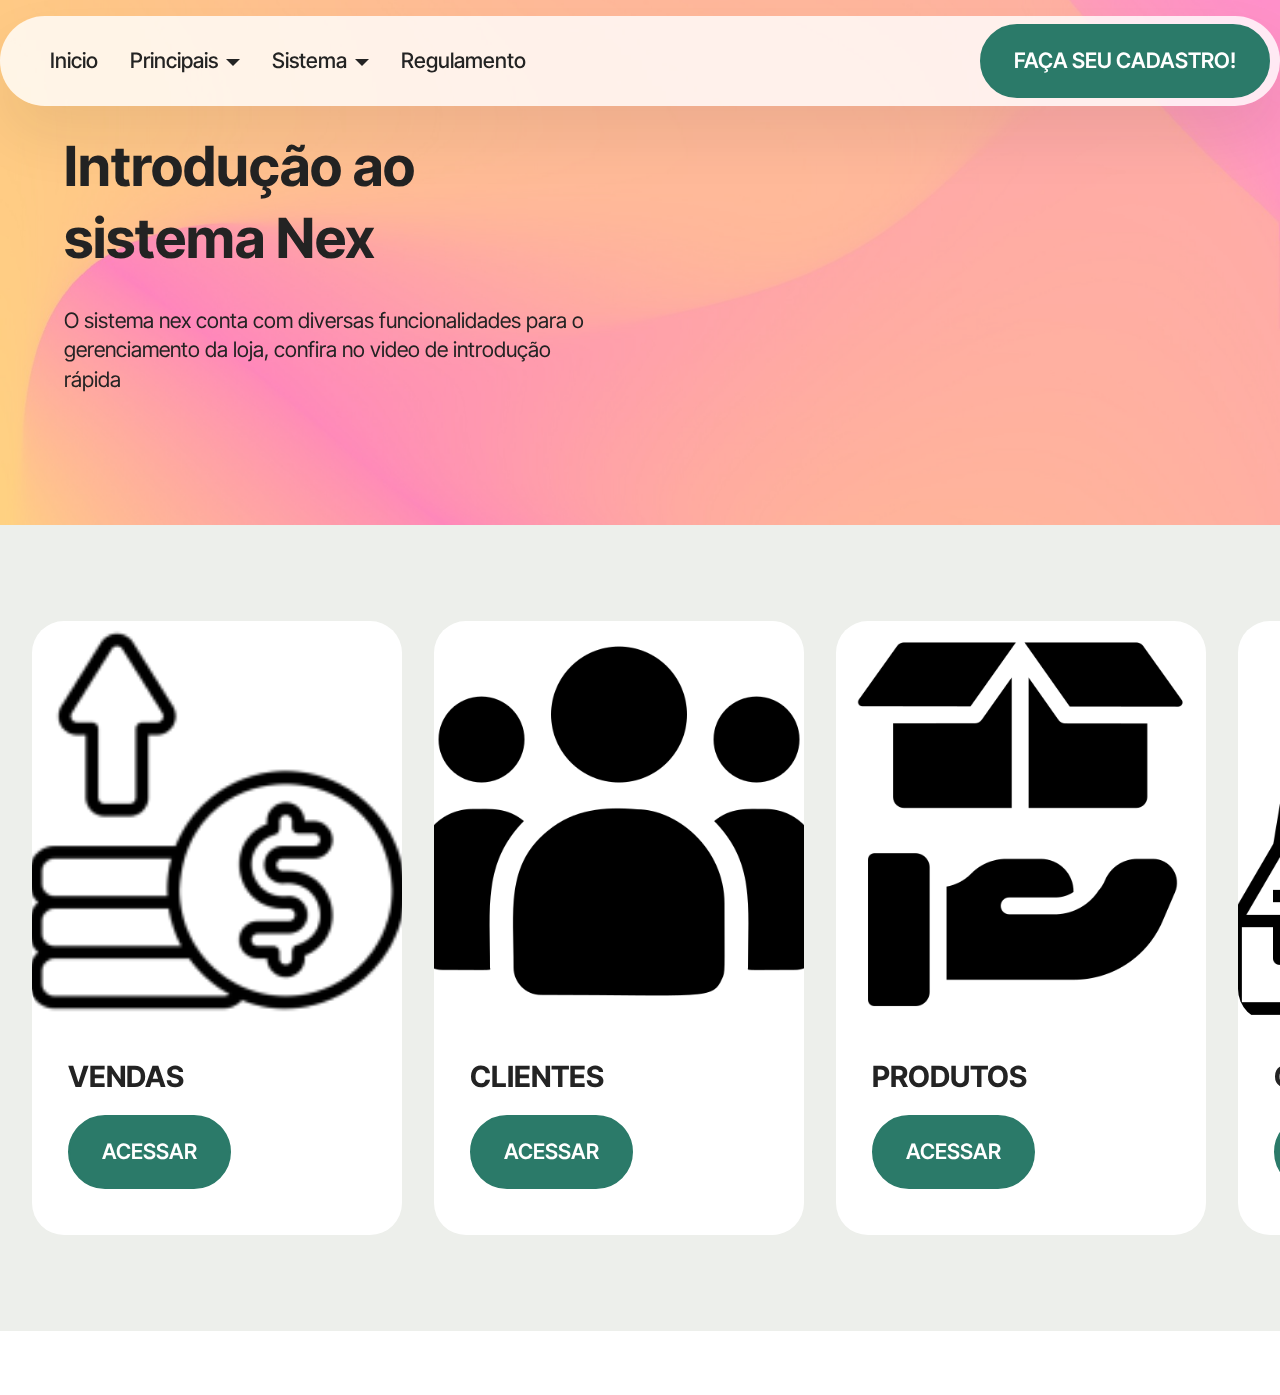
<file: sistema.html>
<!DOCTYPE html>
<html  >
<head>
  <!-- Site made with Mobirise Website Builder v5.9.13, https://mobirise.com -->
  <meta charset="UTF-8">
  <meta http-equiv="X-UA-Compatible" content="IE=edge">
  <meta name="generator" content="Mobirise v5.9.13, mobirise.com">
  <meta name="viewport" content="width=device-width, initial-scale=1, minimum-scale=1">
  <link rel="shortcut icon" href="assets/images/logo.png" type="image/x-icon">
  <meta name="description" content="">
  
  
  <title>SISTEMA</title>
  <link rel="stylesheet" href="assets/web/assets/mobirise-icons2/mobirise2.css">
  <link rel="stylesheet" href="assets/bootstrap/css/bootstrap.min.css">
  <link rel="stylesheet" href="assets/bootstrap/css/bootstrap-grid.min.css">
  <link rel="stylesheet" href="assets/bootstrap/css/bootstrap-reboot.min.css">
  <link rel="stylesheet" href="assets/parallax/jarallax.css">
  <link rel="stylesheet" href="assets/animatecss/animate.css">
  <link rel="stylesheet" href="assets/dropdown/css/style.css">
  <link rel="stylesheet" href="assets/theme/css/style.css">
  <link rel="preload" href="https://fonts.googleapis.com/css?family=Inter+Tight:100,200,300,400,500,600,700,800,900,100i,200i,300i,400i,500i,600i,700i,800i,900i&display=swap" as="style" onload="this.onload=null;this.rel='stylesheet'">
  <noscript><link rel="stylesheet" href="https://fonts.googleapis.com/css?family=Inter+Tight:100,200,300,400,500,600,700,800,900,100i,200i,300i,400i,500i,600i,700i,800i,900i&display=swap"></noscript>
  <link rel="preload" as="style" href="assets/mobirise/css/mbr-additional.css?v=HMVQsa"><link rel="stylesheet" href="assets/mobirise/css/mbr-additional.css?v=HMVQsa" type="text/css">

  
  
  
</head>
<body>
  
  <section data-bs-version="5.1" class="menu menu2 cid-u5MiLvFUBx" once="menu" id="menu02-4x">
	

	<nav class="navbar navbar-dropdown navbar-fixed-top navbar-expand-lg">
		<div class="container">
			<div class="navbar-brand">
				
				
			</div>
			<button class="navbar-toggler" type="button" data-toggle="collapse" data-bs-toggle="collapse" data-target="#navbarSupportedContent" data-bs-target="#navbarSupportedContent" aria-controls="navbarNavAltMarkup" aria-expanded="false" aria-label="Toggle navigation">
				<div class="hamburger">
					<span></span>
					<span></span>
					<span></span>
					<span></span>
				</div>
			</button>
			<div class="collapse navbar-collapse" id="navbarSupportedContent">
				<ul class="navbar-nav nav-dropdown navbar-nav-top-padding" data-app-modern-menu="true"><li class="nav-item"><a class="nav-link link text-black text-primary display-4" href="index.html">Inicio</a></li><li class="nav-item dropdown">
						<a class="nav-link link text-black dropdown-toggle display-4" href="https://mobiri.se" data-toggle="dropdown-submenu" data-bs-toggle="dropdown" data-bs-auto-close="outside" aria-expanded="false">Principais</a><div class="dropdown-menu" aria-labelledby="dropdown-933"><a class="text-black dropdown-item show text-primary display-4" href="page10.html" aria-expanded="false">Produtos</a><a class="text-black show dropdown-item display-4" href="https://mobiri.se">Vendas</a><a class="text-black show dropdown-item display-4" href="https://mobiri.se">Whatsapp</a><a class="text-black show dropdown-item text-primary display-4" href="index.html#article05-4f">Teste</a></div>
					</li><li class="nav-item dropdown">
						<a class="nav-link link text-black dropdown-toggle display-4" href="https://mobiri.se" aria-expanded="false" data-toggle="dropdown-submenu" data-bs-toggle="dropdown" data-bs-auto-close="outside">Sistema</a><div class="dropdown-menu" aria-labelledby="dropdown-725"><a class="text-black dropdown-item text-primary display-4" href="sistema.html">Introdução</a><div class="dropdown"><a class="text-black dropdown-item dropdown-toggle display-4" href="https://mobiri.se" data-toggle="dropdown-submenu" data-bs-toggle="dropdown" data-bs-auto-close="outside" aria-expanded="false">Vendas</a><div class="dropdown-menu dropdown-submenu" aria-labelledby="dropdown-314"><a class="text-black show dropdown-item text-primary display-4" href="page4.html#header10-29">Como realizar uma venda&nbsp;</a><a class="text-black dropdown-item show text-primary display-4" href="page4.html#header10-2l">Como aplicar desconto</a><a class="text-black dropdown-item show text-primary display-4" href="page4.html#header10-2m">Como deixar uma venda em débito</a><a class="text-black dropdown-item text-primary display-4" href="page4.html#header10-2n">Como fechar pedido com venda</a><a class="text-black dropdown-item show text-primary display-4" href="page4.html#header10-2o">Como cancelar uma venda</a></div></div><div class="dropdown"><a class="text-black dropdown-item dropdown-toggle display-4" href="https://mobiri.se" data-toggle="dropdown-submenu" data-bs-toggle="dropdown" data-bs-auto-close="outside" aria-expanded="false">Produtos</a><div class="dropdown-menu dropdown-submenu" aria-labelledby="dropdown-643"><a class="text-black show dropdown-item text-primary display-4" href="page6.html#header10-2s">Como cadastrar produtos no nex</a><a class="text-black dropdown-item text-primary display-4" href="page6.html#header10-2t">Como cadastrar categorias para produtos</a><a class="text-black dropdown-item text-primary display-4" href="page6.html#header10-2u">Como fazer ajuste de estoque (entrada)</a><a class="text-black dropdown-item show text-primary display-4" href="page6.html#header10-33">Como fazer ajuste de estoque (saída)</a><a class="text-black dropdown-item show text-primary display-4" href="page6.html#header10-35">Como ajustar preço de venda com o custo</a><a class="text-black dropdown-item show text-primary display-4" href="page6.html#header10-36">Como fazer devolução no sistema</a><a class="text-black dropdown-item show text-primary display-4" href="page6.html#header10-37">Como inativar um produto</a><a class="text-black dropdown-item show text-primary display-4" href="page6.html#header10-38">Como reativar um produto</a><a class="text-black dropdown-item text-primary display-4" href="page6.html#header10-39">Como cancelar uma venda</a><a class="text-black dropdown-item show text-primary display-4" href="page6.html#header10-3a">Como atualizar o nex&nbsp;</a><a class="text-black dropdown-item show text-primary display-4" href="page6.html#header10-3b">Como imprimir lista do sistema</a><a class="text-black dropdown-item show text-primary display-4" href="page6.html#header10-3x">Como configurar o modelo de pdf</a><a class="text-black dropdown-item show text-primary display-4" href="page6.html#header10-3z">Como mostrar informações financeiras</a><a class="text-black dropdown-item show text-primary display-4" href="page6.html#header10-34">Como fazer remessa para conserto</a><a class="text-black dropdown-item text-primary display-4" href="page6.html#header10-3c">Exportar lista de produtos</a></div></div><div class="dropdown"><a class="text-black dropdown-item dropdown-toggle display-4" href="https://mobiri.se" data-toggle="dropdown-submenu" data-bs-toggle="dropdown" data-bs-auto-close="outside" aria-expanded="false">Caixa</a><div class="dropdown-menu dropdown-submenu" aria-labelledby="dropdown-987"><a class="text-black show dropdown-item text-primary display-4" href="page7.html#header10-2z">Como abrir um caixa</a><a class="text-black show dropdown-item text-primary display-4" href="page7.html#header10-30">Como alterar saldo inicial</a><a class="text-black dropdown-item show text-primary display-4" href="page7.html#header10-2w">Como adicionar ou retirar dinheiro no caixa</a><a class="text-black dropdown-item show text-primary display-4" href="page7.html#header10-32">Como editar venda do caixa atual</a><a class="text-black dropdown-item text-primary display-4" href="page7.html#header10-2x">Como fechar o caixa</a><a class="text-black dropdown-item show text-primary display-4" href="page7.html#header10-2y">Como reabrir um caixa</a></div></div><div class="dropdown"><a class="text-black dropdown-item dropdown-toggle display-4" href="https://mobiri.se" data-toggle="dropdown-submenu" data-bs-toggle="dropdown" data-bs-auto-close="outside" aria-expanded="false">Estatística</a><div class="dropdown-menu dropdown-submenu" aria-labelledby="dropdown-718"><a class="text-black show dropdown-item text-primary display-4" href="page9.html#header10-3r">Como gerar relatório de vendas</a><a class="text-black show dropdown-item text-primary display-4" href="page9.html#header10-3s">Como gerar relatório de faturamento</a><a class="text-black dropdown-item show text-primary display-4" href="page9.html#header10-3t">Como gerar relatório de lucro bruto</a></div></div><div class="dropdown"><a class="text-black dropdown-item dropdown-toggle display-4" href="https://mobiri.se" data-toggle="dropdown-submenu" data-bs-toggle="dropdown" data-bs-auto-close="outside" aria-expanded="false">Clientes</a><div class="dropdown-menu dropdown-submenu" aria-labelledby="dropdown-315"><a class="text-black dropdown-item text-primary display-4" href="page5.html#header10-2k">Como cadastrar clientes novos</a><a class="text-black dropdown-item show text-primary display-4" href="page5.html#header10-2p">Conhecendo mais os clientes&nbsp;</a><a class="text-black dropdown-item show text-primary display-4" href="page5.html#header10-2q">importância de manter os dados atualizados</a></div></div></div>
					</li>
					<li class="nav-item">
						<a class="nav-link link text-black text-primary display-4" href="index.html#article21-4r">Regulamento</a>
					</li></ul>
				
				<div class="navbar-buttons mbr-section-btn"><a class="btn btn-primary display-4" href="https://docs.google.com/forms/d/1P4NT8dojXZmwdPVCvXN3J13gOyuJ9bvJAeiVQIiqLsc/viewform?edit_requested=true#responses" target="_blank">FAÇA SEU CADASTRO!</a></div>
			</div>
		</div>
	</nav>
</section>

<section data-bs-version="5.1" class="header4 cid-u5CcB4YriW mbr-parallax-background" id="header04-20">
	

	
	<div class="mbr-overlay" style="opacity: 0.5; background-color: rgb(255, 255, 255);"></div>

	<div class="container">
		<div class="row justify-content-center">
			<div class="col-12 col-md">
				<div class="text-wrapper">
					<h2 class="mbr-section-title mb-4 mbr-fonts-style display-2">
						<strong>Introdução ao sistema Nex</strong></h2>
					<p class="mbr-text mb-4 mbr-fonts-style display-7">O sistema nex conta com diversas funcionalidades para o gerenciamento da loja, confira no video de introdução rápida</p>
					
				</div>
			</div>
			<div class="mbr-figure col-12 col-md-6"><iframe class="mbr-embedded-video" src="https://www.youtube.com/embed/gQbrNnZs7ZE?rel=0&amp;amp;mute=1&amp;showinfo=0&amp;autoplay=1&amp;loop=1&amp;playlist=gQbrNnZs7ZE" width="1280" height="720" frameborder="0" allowfullscreen></iframe></div>
		</div>
	</div>
</section>

<section data-bs-version="5.1" class="features017 mbr-embla cid-u5FMsI8u4a" id="features017-25">
	
	
	<div class="position-relative">
		<div class="container">
			<div class="row justify-content-center">
				<div class="col-12 content-head">
					
				</div>
			</div>
		</div>

		<div class="embla" data-skip-snaps="true" data-align="center" data-contain-scroll="trimSnaps" data-auto-play-interval="5" data-draggable="true">
			<div class="embla__viewport container">
				<div class="embla__container">
					<div class="embla__slide slider-image item active" style="margin-left: 1rem; margin-right: 1rem;">
						<div class="slide-content">
							<div class="item-img">
								<div class="item-wrapper">
									<img src="assets/images/vendas-6-153x153.png" alt="Mobirise Website Builder" title="" data-slide-to="1" data-bs-slide-to="1">
								</div>
							</div>
							<div class="item-content">
								<h5 class="item-title mbr-fonts-style display-5">
									<strong>VENDAS</strong></h5>
								
								
							</div>

							<div class="mbr-section-btn item-footer mt-2"><a href="page4.html" class="btn item-btn btn-primary display-7">ACESSAR</a></div>
						</div>
					</div>
					
					<div class="embla__slide slider-image item" style="margin-left: 1rem; margin-right: 1rem;">
						<div class="slide-content">
							<div class="item-img">
								<div class="item-wrapper">
									<img src="assets/images/clientes-512x512.png" alt="Mobirise Website Builder" title="" data-slide-to="1" data-bs-slide-to="1">
								</div>
							</div>
							<div class="item-content">
								<h5 class="item-title mbr-fonts-style display-5"><strong>CLIENTES</strong></h5>
								
								
							</div>
							<div class="mbr-section-btn item-footer mt-2"><a href="page5.html" class="btn item-btn btn-primary display-7">ACESSAR</a></div>
						</div>
					</div><div class="embla__slide slider-image item" style="margin-left: 1rem; margin-right: 1rem;">
						<div class="slide-content">
							<div class="item-img">
								<div class="item-wrapper">
									<img src="assets/images/produto-512x512.png" alt="Mobirise Website Builder" title="" data-slide-to="2" data-bs-slide-to="2">
								</div>
							</div>
							<div class="item-content">
								<h5 class="item-title mbr-fonts-style display-5">
									<strong>PRODUTOS</strong></h5>
								
								
							</div>
							<div class="mbr-section-btn item-footer mt-2"><a href="page6.html" class="btn item-btn btn-primary display-7">ACESSAR</a></div>
						</div>
					</div>
					
					
					<div class="embla__slide slider-image item" style="margin-left: 1rem; margin-right: 1rem;">
						<div class="slide-content">
							<div class="item-img">
								<div class="item-wrapper">
									<img src="assets/images/caixa-512x512.png" alt="Mobirise Website Builder" title="" data-slide-to="6" data-bs-slide-to="6">
								</div>
							</div>
							<div class="item-content">
								<h5 class="item-title mbr-fonts-style display-5"><strong>CAIXA</strong></h5>
								
								
							</div>
							<div class="mbr-section-btn item-footer mt-2"><a href="page7.html" class="btn item-btn btn-primary display-7">ACESSAR</a></div>
						</div>
					</div>
					<div class="embla__slide slider-image item" style="margin-left: 1rem; margin-right: 1rem;">
						<div class="slide-content">
							<div class="item-img">
								<div class="item-wrapper">
									<img src="assets/images/estatistica-512x512.png" alt="Mobirise Website Builder" title="" data-slide-to="7" data-bs-slide-to="7">
								</div>
							</div>
							<div class="item-content">
								<h5 class="item-title mbr-fonts-style display-5"><strong>ESTATÍSTICA</strong></h5>
								
								
							</div>
							<div class="mbr-section-btn item-footer mt-2"><a href="page9.html" class="btn item-btn btn-primary display-7">ACESSAR</a></div>
						</div>
					</div>
				</div>
			</div>
			<button class="embla__button embla__button--prev">
				<span class="mobi-mbri mobi-mbri-arrow-prev mbr-iconfont" aria-hidden="true"></span>
				<span class="sr-only visually-hidden visually-hidden visually-hidden">Previous</span>
			</button>
			<button class="embla__button embla__button--next">
				<span class="mobi-mbri mobi-mbri-arrow-next mbr-iconfont" aria-hidden="true"></span>
				<span class="sr-only visually-hidden visually-hidden visually-hidden">Next</span>
			</button>
		</div>
	</div>
</section><section class="display-7" style="padding: 0;align-items: center;justify-content: center;flex-wrap: wrap;    align-content: center;display: flex;position: relative;height: 4rem;"><a href="https://mobiri.se/3152168" style="flex: 1 1;height: 4rem;position: absolute;width: 100%;z-index: 1;"><img alt="" style="height: 4rem;" src="[data-uri]"></a><p style="margin: 0;text-align: center;" class="display-7">&#8204;</p><a style="z-index:1" href="https://mobirise.com/offline-website-builder.html">Offline Website Creator</a></section><script src="assets/bootstrap/js/bootstrap.bundle.min.js"></script>  <script src="assets/parallax/jarallax.js"></script>  <script src="assets/smoothscroll/smooth-scroll.js"></script>  <script src="assets/ytplayer/index.js"></script>  <script src="assets/embla/embla.min.js"></script>  <script src="assets/embla/script.js"></script>  <script src="assets/dropdown/js/navbar-dropdown.js"></script>  <script src="assets/theme/js/script.js"></script>  
  
  
  <input name="animation" type="hidden">
  </body>
</html>
</file>
<file: assets/web/assets/mobirise-icons2/mobirise2.css>
@font-face {
  font-family: 'Moririse2';
  font-display: swap;
  src:  url('mobirise2.eot?f2bix4');
  src:  url('mobirise2.eot?f2bix4#iefix') format('embedded-opentype'),
    url('mobirise2.ttf?f2bix4') format('truetype'),
    url('mobirise2.woff?f2bix4') format('woff'),
    url('mobirise2.svg?f2bix4#mobirise2') format('svg');
  font-weight: normal;
  font-style: normal;
}

[class^="mobi-"], [class*=" mobi-"] {
  /* use !important to prevent issues with browser extensions that change fonts */
  font-family: 'Moririse2' !important;
  speak: none;
  font-style: normal;
  font-weight: normal;
  font-variant: normal;
  text-transform: none;
  line-height: 1;

  /* Better Font Rendering =========== */
  -webkit-font-smoothing: antialiased;
  -moz-osx-font-smoothing: grayscale;
}

.mobi-mbri-add-submenu:before {
  content: "\e900";
}
.mobi-mbri-alert:before {
  content: "\e901";
}
.mobi-mbri-align-center:before {
  content: "\e902";
}
.mobi-mbri-align-justify:before {
  content: "\e903";
}
.mobi-mbri-align-left:before {
  content: "\e904";
}
.mobi-mbri-align-right:before {
  content: "\e905";
}
.mobi-mbri-android:before {
  content: "\e906";
}
.mobi-mbri-apple:before {
  content: "\e907";
}
.mobi-mbri-arrow-down:before {
  content: "\e908";
}
.mobi-mbri-arrow-next:before {
  content: "\e909";
}
.mobi-mbri-arrow-prev:before {
  content: "\e90a";
}
.mobi-mbri-arrow-up:before {
  content: "\e90b";
}
.mobi-mbri-bold:before {
  content: "\e90c";
}
.mobi-mbri-bookmark:before {
  content: "\e90d";
}
.mobi-mbri-bootstrap:before {
  content: "\e90e";
}
.mobi-mbri-briefcase:before {
  content: "\e90f";
}
.mobi-mbri-browse:before {
  content: "\e910";
}
.mobi-mbri-bulleted-list:before {
  content: "\e911";
}
.mobi-mbri-calendar:before {
  content: "\e912";
}
.mobi-mbri-camera:before {
  content: "\e913";
}
.mobi-mbri-cart-add:before {
  content: "\e914";
}
.mobi-mbri-cart-full:before {
  content: "\e915";
}
.mobi-mbri-cash:before {
  content: "\e916";
}
.mobi-mbri-change-style:before {
  content: "\e917";
}
.mobi-mbri-chat:before {
  content: "\e918";
}
.mobi-mbri-clock:before {
  content: "\e919";
}
.mobi-mbri-close:before {
  content: "\e91a";
}
.mobi-mbri-cloud:before {
  content: "\e91b";
}
.mobi-mbri-code:before {
  content: "\e91c";
}
.mobi-mbri-contact-form:before {
  content: "\e91d";
}
.mobi-mbri-credit-card:before {
  content: "\e91e";
}
.mobi-mbri-cursor-click:before {
  content: "\e91f";
}
.mobi-mbri-cust-feedback:before {
  content: "\e920";
}
.mobi-mbri-database:before {
  content: "\e921";
}
.mobi-mbri-delivery:before {
  content: "\e922";
}
.mobi-mbri-desktop:before {
  content: "\e923";
}
.mobi-mbri-devices:before {
  content: "\e924";
}
.mobi-mbri-down:before {
  content: "\e925";
}
.mobi-mbri-download-2:before {
  content: "\e926";
}
.mobi-mbri-download:before {
  content: "\e927";
}
.mobi-mbri-drag-n-drop-2:before {
  content: "\e928";
}
.mobi-mbri-drag-n-drop:before {
  content: "\e929";
}
.mobi-mbri-edit-2:before {
  content: "\e92a";
}
.mobi-mbri-edit:before {
  content: "\e92b";
}
.mobi-mbri-error:before {
  content: "\e92c";
}
.mobi-mbri-extension:before {
  content: "\e92d";
}
.mobi-mbri-features:before {
  content: "\e92e";
}
.mobi-mbri-file:before {
  content: "\e92f";
}
.mobi-mbri-flag:before {
  content: "\e930";
}
.mobi-mbri-folder:before {
  content: "\e931";
}
.mobi-mbri-gift:before {
  content: "\e932";
}
.mobi-mbri-github:before {
  content: "\e933";
}
.mobi-mbri-globe-2:before {
  content: "\e934";
}
.mobi-mbri-globe:before {
  content: "\e935";
}
.mobi-mbri-growing-chart:before {
  content: "\e936";
}
.mobi-mbri-hearth:before {
  content: "\e937";
}
.mobi-mbri-help:before {
  content: "\e938";
}
.mobi-mbri-home:before {
  content: "\e939";
}
.mobi-mbri-hot-cup:before {
  content: "\e93a";
}
.mobi-mbri-idea:before {
  content: "\e93b";
}
.mobi-mbri-image-gallery:before {
  content: "\e93c";
}
.mobi-mbri-image-slider:before {
  content: "\e93d";
}
.mobi-mbri-info:before {
  content: "\e93e";
}
.mobi-mbri-italic:before {
  content: "\e93f";
}
.mobi-mbri-key:before {
  content: "\e940";
}
.mobi-mbri-laptop:before {
  content: "\e941";
}
.mobi-mbri-layers:before {
  content: "\e942";
}
.mobi-mbri-left-right:before {
  content: "\e943";
}
.mobi-mbri-left:before {
  content: "\e944";
}
.mobi-mbri-letter:before {
  content: "\e945";
}
.mobi-mbri-like:before {
  content: "\e946";
}
.mobi-mbri-link:before {
  content: "\e947";
}
.mobi-mbri-lock:before {
  content: "\e948";
}
.mobi-mbri-login:before {
  content: "\e949";
}
.mobi-mbri-logout:before {
  content: "\e94a";
}
.mobi-mbri-magic-stick:before {
  content: "\e94b";
}
.mobi-mbri-map-pin:before {
  content: "\e94c";
}
.mobi-mbri-menu:before {
  content: "\e94d";
}
.mobi-mbri-mobile-2:before {
  content: "\e94e";
}
.mobi-mbri-mobile-horizontal:before {
  content: "\e94f";
}
.mobi-mbri-mobile:before {
  content: "\e950";
}
.mobi-mbri-mobirise:before {
  content: "\e951";
}
.mobi-mbri-more-horizontal:before {
  content: "\e952";
}
.mobi-mbri-more-vertical:before {
  content: "\e953";
}
.mobi-mbri-music:before {
  content: "\e954";
}
.mobi-mbri-new-file:before {
  content: "\e955";
}
.mobi-mbri-numbered-list:before {
  content: "\e956";
}
.mobi-mbri-opened-folder:before {
  content: "\e957";
}
.mobi-mbri-pages:before {
  content: "\e958";
}
.mobi-mbri-paper-plane:before {
  content: "\e959";
}
.mobi-mbri-paperclip:before {
  content: "\e95a";
}
.mobi-mbri-phone:before {
  content: "\e95b";
}
.mobi-mbri-photo:before {
  content: "\e95c";
}
.mobi-mbri-photos:before {
  content: "\e95d";
}
.mobi-mbri-pin:before {
  content: "\e95e";
}
.mobi-mbri-play:before {
  content: "\e95f";
}
.mobi-mbri-plus:before {
  content: "\e960";
}
.mobi-mbri-preview:before {
  content: "\e961";
}
.mobi-mbri-print:before {
  content: "\e962";
}
.mobi-mbri-protect:before {
  content: "\e963";
}
.mobi-mbri-question:before {
  content: "\e964";
}
.mobi-mbri-quote-left:before {
  content: "\e965";
}
.mobi-mbri-quote-right:before {
  content: "\e966";
}
.mobi-mbri-redo:before {
  content: "\e967";
}
.mobi-mbri-refresh:before {
  content: "\e968";
}
.mobi-mbri-responsive-2:before {
  content: "\e969";
}
.mobi-mbri-responsive:before {
  content: "\e96a";
}
.mobi-mbri-right:before {
  content: "\e96b";
}
.mobi-mbri-rocket:before {
  content: "\e96c";
}
.mobi-mbri-sad-face:before {
  content: "\e96d";
}
.mobi-mbri-sale:before {
  content: "\e96e";
}
.mobi-mbri-save:before {
  content: "\e96f";
}
.mobi-mbri-search:before {
  content: "\e970";
}
.mobi-mbri-setting-2:before {
  content: "\e971";
}
.mobi-mbri-setting-3:before {
  content: "\e972";
}
.mobi-mbri-setting:before {
  content: "\e973";
}
.mobi-mbri-share:before {
  content: "\e974";
}
.mobi-mbri-shopping-bag:before {
  content: "\e975";
}
.mobi-mbri-shopping-basket:before {
  content: "\e976";
}
.mobi-mbri-shopping-cart:before {
  content: "\e977";
}
.mobi-mbri-sites:before {
  content: "\e978";
}
.mobi-mbri-smile-face:before {
  content: "\e979";
}
.mobi-mbri-speed:before {
  content: "\e97a";
}
.mobi-mbri-star:before {
  content: "\e97b";
}
.mobi-mbri-success:before {
  content: "\e97c";
}
.mobi-mbri-sun:before {
  content: "\e97d";
}
.mobi-mbri-sun2:before {
  content: "\e97e";
}
.mobi-mbri-tablet-vertical:before {
  content: "\e97f";
}
.mobi-mbri-tablet:before {
  content: "\e980";
}
.mobi-mbri-target:before {
  content: "\e981";
}
.mobi-mbri-timer:before {
  content: "\e982";
}
.mobi-mbri-to-ftp:before {
  content: "\e983";
}
.mobi-mbri-to-local-drive:before {
  content: "\e984";
}
.mobi-mbri-touch-swipe:before {
  content: "\e985";
}
.mobi-mbri-touch:before {
  content: "\e986";
}
.mobi-mbri-trash:before {
  content: "\e987";
}
.mobi-mbri-underline:before {
  content: "\e988";
}
.mobi-mbri-undo:before {
  content: "\e989";
}
.mobi-mbri-unlink:before {
  content: "\e98a";
}
.mobi-mbri-unlock:before {
  content: "\e98b";
}
.mobi-mbri-up-down:before {
  content: "\e98c";
}
.mobi-mbri-up:before {
  content: "\e98d";
}
.mobi-mbri-update:before {
  content: "\e98e";
}
.mobi-mbri-upload-2:before {
  content: "\e98f";
}
.mobi-mbri-upload:before {
  content: "\e990";
}
.mobi-mbri-user-2:before {
  content: "\e991";
}
.mobi-mbri-user:before {
  content: "\e992";
}
.mobi-mbri-users:before {
  content: "\e993";
}
.mobi-mbri-video-play:before {
  content: "\e994";
}
.mobi-mbri-video:before {
  content: "\e995";
}
.mobi-mbri-watch:before {
  content: "\e996";
}
.mobi-mbri-website-theme-2:before {
  content: "\e997";
}
.mobi-mbri-website-theme:before {
  content: "\e998";
}
.mobi-mbri-wifi:before {
  content: "\e999";
}
.mobi-mbri-windows:before {
  content: "\e99a";
}
.mobi-mbri-zoom-in:before {
  content: "\e99b";
}
.mobi-mbri-zoom-out:before {
  content: "\e99c";
}
</file>
<file: assets/parallax/jarallax.css>
.jarallax {
    position: relative;
    z-index: 0;
}
.jarallax > .jarallax-img {
    position: absolute;
    object-fit: cover;
    /* support for plugin https://github.com/bfred-it/object-fit-images */
    font-family: 'object-fit: cover;';
    top: 0;
    left: 0;
    width: 100%;
    height: 100%;
    z-index: -1;
}
</file>
<file: assets/dropdown/css/style.css>
.navbar-dropdown {
  left: 0;
  padding: 0;
  position: absolute;
  right: 0;
  top: 0;
  transition: all 0.45s ease;
  z-index: 1030;
  background: #282828; }
  .navbar-dropdown .navbar-logo {
    margin-right: 0.8rem;
    transition: margin 0.3s ease-in-out;
    vertical-align: middle; }
    .navbar-dropdown .navbar-logo img {
      height: 3.125rem;
      transition: all 0.3s ease-in-out; }
    .navbar-dropdown .navbar-logo.mbr-iconfont {
      font-size: 3.125rem;
      line-height: 3.125rem; }
  .navbar-dropdown .navbar-caption {
    font-weight: 700;
    white-space: normal;
    vertical-align: -4px;
    line-height: 3.125rem !important; }
    .navbar-dropdown .navbar-caption, .navbar-dropdown .navbar-caption:hover {
      color: inherit;
      text-decoration: none; }
  .navbar-dropdown .mbr-iconfont + .navbar-caption {
    vertical-align: -1px; }
  .navbar-dropdown.navbar-fixed-top {
    position: fixed; }
  .navbar-dropdown .navbar-brand span {
    vertical-align: -4px; }
  .navbar-dropdown.bg-color.transparent {
    background: none; }
  .navbar-dropdown.navbar-short .navbar-brand {
    padding: 0.625rem 0; }
    .navbar-dropdown.navbar-short .navbar-brand span {
      vertical-align: -1px; }
  .navbar-dropdown.navbar-short .navbar-caption {
    line-height: 2.375rem !important;
    vertical-align: -2px; }
  .navbar-dropdown.navbar-short .navbar-logo {
    margin-right: 0.5rem; }
    .navbar-dropdown.navbar-short .navbar-logo img {
      height: 2.375rem; }
    .navbar-dropdown.navbar-short .navbar-logo.mbr-iconfont {
      font-size: 2.375rem;
      line-height: 2.375rem; }
  .navbar-dropdown.navbar-short .mbr-table-cell {
    height: 3.625rem; }
  .navbar-dropdown .navbar-close {
    left: 0.6875rem;
    position: fixed;
    top: 0.75rem;
    z-index: 1000; }
  .navbar-dropdown .hamburger-icon {
    content: "";
    display: inline-block;
    vertical-align: middle;
    width: 16px;
    -webkit-box-shadow: 0 -6px 0 1px #282828,0 0 0 1px #282828,0 6px 0 1px #282828;
    -moz-box-shadow: 0 -6px 0 1px #282828,0 0 0 1px #282828,0 6px 0 1px #282828;
    box-shadow: 0 -6px 0 1px #282828,0 0 0 1px #282828,0 6px 0 1px #282828; }

.dropdown-menu .dropdown-toggle[data-toggle="dropdown-submenu"]::after {
  border-bottom: 0.35em solid transparent;
  border-left: 0.35em solid;
  border-right: 0;
  border-top: 0.35em solid transparent;
  margin-left: 0.3rem; }

.dropdown-menu .dropdown-item:focus {
  outline: 0; }

.nav-dropdown {
  font-size: 0.75rem;
  font-weight: 500;
  height: auto !important; }
  .nav-dropdown .nav-btn {
    padding-left: 1rem; }
  .nav-dropdown .link {
    margin: .667em 1.667em;
    font-weight: 500;
    padding: 0;
    transition: color .2s ease-in-out; }
    .nav-dropdown .link.dropdown-toggle {
      margin-right: 2.583em; }
      .nav-dropdown .link.dropdown-toggle::after {
        margin-left: .25rem;
        border-top: 0.35em solid;
        border-right: 0.35em solid transparent;
        border-left: 0.35em solid transparent;
        border-bottom: 0; }
      .nav-dropdown .link.dropdown-toggle[aria-expanded="true"] {
        margin: 0;
        padding: 0.667em 3.263em  0.667em 1.667em; }
  .nav-dropdown .link::after,
  .nav-dropdown .dropdown-item::after {
    color: inherit; }
  .nav-dropdown .btn {
    font-size: 0.75rem;
    font-weight: 700;
    letter-spacing: 0;
    margin-bottom: 0;
    padding-left: 1.25rem;
    padding-right: 1.25rem; }
  .nav-dropdown .dropdown-menu {
    border-radius: 0;
    border: 0;
    left: 0;
    margin: 0;
    padding-bottom: 1.25rem;
    padding-top: 1.25rem;
    position: relative; }
  .nav-dropdown .dropdown-submenu {
    margin-left: 0.125rem;
    top: 0; }
  .nav-dropdown .dropdown-item {
    font-weight: 500;
    line-height: 2;
    padding: 0.3846em 4.615em 0.3846em 1.5385em;
    position: relative;
    transition: color .2s ease-in-out, background-color .2s ease-in-out; }
    .nav-dropdown .dropdown-item::after {
      margin-top: -0.3077em;
      position: absolute;
      right: 1.1538em;
      top: 50%; }
    .nav-dropdown .dropdown-item:focus, .nav-dropdown .dropdown-item:hover {
      background: none; }

@media (max-width: 767px) {
  .nav-dropdown.navbar-toggleable-sm {
    bottom: 0;
    display: none;
    left: 0;
    overflow-x: hidden;
    position: fixed;
    top: 0;
    transform: translateX(-100%);
    -ms-transform: translateX(-100%);
    -webkit-transform: translateX(-100%);
    width: 18.75rem;
    z-index: 999; } }
.nav-dropdown.navbar-toggleable-xl {
  bottom: 0;
  display: none;
  left: 0;
  overflow-x: hidden;
  position: fixed;
  top: 0;
  transform: translateX(-100%);
  -ms-transform: translateX(-100%);
  -webkit-transform: translateX(-100%);
  width: 18.75rem;
  z-index: 999; }

.nav-dropdown-sm {
  display: block !important;
  overflow-x: hidden;
  overflow: auto;
  padding-top: 3.875rem; }
  .nav-dropdown-sm::after {
    content: "";
    display: block;
    height: 3rem;
    width: 100%; }
  .nav-dropdown-sm.collapse.in ~ .navbar-close {
    display: block !important; }
  .nav-dropdown-sm.collapsing, .nav-dropdown-sm.collapse.in {
    transform: translateX(0);
    -ms-transform: translateX(0);
    -webkit-transform: translateX(0);
    transition: all 0.25s ease-out;
    -webkit-transition: all 0.25s ease-out;
    background: #282828; }
  .nav-dropdown-sm.collapsing[aria-expanded="false"] {
    transform: translateX(-100%);
    -ms-transform: translateX(-100%);
    -webkit-transform: translateX(-100%); }
  .nav-dropdown-sm .nav-item {
    display: block;
    margin-left: 0 !important;
    padding-left: 0; }
  .nav-dropdown-sm .link,
  .nav-dropdown-sm .dropdown-item {
    border-top: 1px dotted rgba(255, 255, 255, 0.1);
    font-size: 0.8125rem;
    line-height: 1.6;
    margin: 0 !important;
    padding: 0.875rem 2.4rem 0.875rem 1.5625rem !important;
    position: relative;
    white-space: normal; }
    .nav-dropdown-sm .link:focus, .nav-dropdown-sm .link:hover,
    .nav-dropdown-sm .dropdown-item:focus,
    .nav-dropdown-sm .dropdown-item:hover {
      background: rgba(0, 0, 0, 0.2) !important;
      color: #c0a375; }
  .nav-dropdown-sm .nav-btn {
    position: relative;
    padding: 1.5625rem 1.5625rem 0 1.5625rem; }
    .nav-dropdown-sm .nav-btn::before {
      border-top: 1px dotted rgba(255, 255, 255, 0.1);
      content: "";
      left: 0;
      position: absolute;
      top: 0;
      width: 100%; }
    .nav-dropdown-sm .nav-btn + .nav-btn {
      padding-top: 0.625rem; }
      .nav-dropdown-sm .nav-btn + .nav-btn::before {
        display: none; }
  .nav-dropdown-sm .btn {
    padding: 0.625rem 0; }
  .nav-dropdown-sm .dropdown-toggle[data-toggle="dropdown-submenu"]::after {
    margin-left: .25rem;
    border-top: 0.35em solid;
    border-right: 0.35em solid transparent;
    border-left: 0.35em solid transparent;
    border-bottom: 0; }
  .nav-dropdown-sm .dropdown-toggle[data-toggle="dropdown-submenu"][aria-expanded="true"]::after {
    border-top: 0;
    border-right: 0.35em solid transparent;
    border-left: 0.35em solid transparent;
    border-bottom: 0.35em solid; }
  .nav-dropdown-sm .dropdown-menu {
    margin: 0;
    padding: 0;
    position: relative;
    top: 0;
    left: 0;
    width: 100%;
    border: 0;
    float: none;
    border-radius: 0;
    background: none; }
  .nav-dropdown-sm .dropdown-submenu {
    left: 100%;
    margin-left: 0.125rem;
    margin-top: -1.25rem;
    top: 0; }

.navbar-toggleable-sm .nav-dropdown .dropdown-menu {
  position: absolute; }

.navbar-toggleable-sm .nav-dropdown .dropdown-submenu {
  left: 100%;
  margin-left: 0.125rem;
  margin-top: -1.25rem;
  top: 0; }

.navbar-toggleable-sm.opened .nav-dropdown .dropdown-menu {
  position: relative; }

.navbar-toggleable-sm.opened .nav-dropdown .dropdown-submenu {
  left: 0;
  margin-left: 00rem;
  margin-top: 0rem;
  top: 0; }

.is-builder .nav-dropdown.collapsing {
  transition: none !important; }
</file>
<file: assets/theme/css/style.css>
@charset "UTF-8";
section {
  background-color: #ffffff;
}

body {
  font-style: normal;
  line-height: 1.5;
  font-weight: 400;
  color: #232323;
  position: relative;
}

button {
  background-color: transparent;
  border-color: transparent;
}

.embla__button,
.carousel-control {
  background-color: #edefea !important;
  opacity: 0.8 !important;
  color: #464845 !important;
  border-color: #edefea !important;
}

.carousel .close,
.modalWindow .close {
  background-color: #edefea !important;
  color: #464845 !important;
  border-color: #edefea !important;
  opacity: 0.8 !important;
}

.carousel .close:hover,
.modalWindow .close:hover {
  opacity: 1 !important;
}

.carousel-indicators li {
  background-color: #edefea !important;
  border: 2px solid #464845 !important;
}

.carousel-indicators li:hover,
.carousel-indicators li:active {
  opacity: 0.8 !important;
}

.embla__button:hover,
.carousel-control:hover {
  background-color: #edefea !important;
  opacity: 1 !important;
}

.modalWindow-video-container {
  height: 80%;
}

section,
.container,
.container-fluid {
  position: relative;
  word-wrap: break-word;
}

a.mbr-iconfont:hover {
  text-decoration: none;
}

.article .lead p,
.article .lead ul,
.article .lead ol,
.article .lead pre,
.article .lead blockquote {
  margin-bottom: 0;
}

a {
  font-style: normal;
  font-weight: 400;
  cursor: pointer;
}
a, a:hover {
  text-decoration: none;
}

.mbr-section-title {
  font-style: normal;
  line-height: 1.3;
}

.mbr-section-subtitle {
  line-height: 1.3;
}

.mbr-text {
  font-style: normal;
  line-height: 1.7;
}

h1,
h2,
h3,
h4,
h5,
h6,
.display-1,
.display-2,
.display-4,
.display-5,
.display-7,
span,
p,
a {
  line-height: 1;
  word-break: break-word;
  word-wrap: break-word;
  font-weight: 400;
}

b,
strong {
  font-weight: bold;
}

input:-webkit-autofill, input:-webkit-autofill:hover, input:-webkit-autofill:focus, input:-webkit-autofill:active {
  transition-delay: 9999s;
  -webkit-transition-property: background-color, color;
  transition-property: background-color, color;
}

textarea[type=hidden] {
  display: none;
}

section {
  background-position: 50% 50%;
  background-repeat: no-repeat;
  background-size: cover;
}
section .mbr-background-video,
section .mbr-background-video-preview {
  position: absolute;
  bottom: 0;
  left: 0;
  right: 0;
  top: 0;
}

.hidden {
  visibility: hidden;
}

.mbr-z-index20 {
  z-index: 20;
}

/*! Base colors */
.mbr-white {
  color: #ffffff;
}

.mbr-black {
  color: #111111;
}

.mbr-bg-white {
  background-color: #ffffff;
}

.mbr-bg-black {
  background-color: #000000;
}

/*! Text-aligns */
.align-left {
  text-align: left;
}

.align-center {
  text-align: center;
}

.align-right {
  text-align: right;
}

/*! Font-weight  */
.mbr-light {
  font-weight: 300;
}

.mbr-regular {
  font-weight: 400;
}

.mbr-semibold {
  font-weight: 500;
}

.mbr-bold {
  font-weight: 700;
}

/*! Media  */
.media-content {
  flex-basis: 100%;
}

.media-container-row {
  display: flex;
  flex-direction: row;
  flex-wrap: wrap;
  justify-content: center;
  align-content: center;
  align-items: start;
}
.media-container-row .media-size-item {
  width: 400px;
}

.media-container-column {
  display: flex;
  flex-direction: column;
  flex-wrap: wrap;
  justify-content: center;
  align-content: center;
  align-items: stretch;
}
.media-container-column > * {
  width: 100%;
}

@media (min-width: 992px) {
  .media-container-row {
    flex-wrap: nowrap;
  }
}
figure {
  margin-bottom: 0;
  overflow: hidden;
}

figure[mbr-media-size] {
  transition: width 0.1s;
}

img,
iframe {
  display: block;
  width: 100%;
}

.card {
  background-color: transparent;
  border: none;
}

.card-box {
  width: 100%;
}

.card-img {
  text-align: center;
  flex-shrink: 0;
  -webkit-flex-shrink: 0;
}

.media {
  max-width: 100%;
  margin: 0 auto;
}

.mbr-figure {
  align-self: center;
}

.media-container > div {
  max-width: 100%;
}

.mbr-figure img,
.card-img img {
  width: 100%;
}

@media (max-width: 991px) {
  .media-size-item {
    width: auto !important;
  }
  .media {
    width: auto;
  }
  .mbr-figure {
    width: 100% !important;
  }
}
/*! Buttons */
.mbr-section-btn {
  margin-left: -0.6rem;
  margin-right: -0.6rem;
  font-size: 0;
}

.btn {
  font-weight: 600;
  border-width: 1px;
  font-style: normal;
  margin: 0.6rem 0.6rem;
  white-space: normal;
  transition: all 0.2s ease-in-out;
  display: inline-flex;
  align-items: center;
  justify-content: center;
  word-break: break-word;
}

.btn-sm {
  font-weight: 600;
  letter-spacing: 0px;
  transition: all 0.3s ease-in-out;
}

.btn-md {
  font-weight: 600;
  letter-spacing: 0px;
  transition: all 0.3s ease-in-out;
}

.btn-lg {
  font-weight: 600;
  letter-spacing: 0px;
  transition: all 0.3s ease-in-out;
}

.btn-form {
  margin: 0;
}
.btn-form:hover {
  cursor: pointer;
}

nav .mbr-section-btn {
  margin-left: 0rem;
  margin-right: 0rem;
}

/*! Btn icon margin */
.btn .mbr-iconfont,
.btn.btn-sm .mbr-iconfont {
  order: 1;
  cursor: pointer;
  margin-left: 0.5rem;
  vertical-align: sub;
}

.btn.btn-md .mbr-iconfont,
.btn.btn-md .mbr-iconfont {
  margin-left: 0.8rem;
}

.mbr-regular {
  font-weight: 400;
}

.mbr-semibold {
  font-weight: 500;
}

.mbr-bold {
  font-weight: 700;
}

[type=submit] {
  -webkit-appearance: none;
}

/*! Full-screen */
.mbr-fullscreen .mbr-overlay {
  min-height: 100vh;
}

.mbr-fullscreen {
  display: flex;
  display: -moz-flex;
  display: -ms-flex;
  display: -o-flex;
  align-items: center;
  min-height: 100vh;
  padding-top: 3rem;
  padding-bottom: 3rem;
}

/*! Map */
.map {
  height: 25rem;
  position: relative;
}
.map iframe {
  width: 100%;
  height: 100%;
}

/*! Scroll to top arrow */
.mbr-arrow-up {
  bottom: 25px;
  right: 90px;
  position: fixed;
  text-align: right;
  z-index: 5000;
  color: #ffffff;
  font-size: 22px;
}

.mbr-arrow-up a {
  background: rgba(0, 0, 0, 0.2);
  border-radius: 50%;
  color: #fff;
  display: inline-block;
  height: 60px;
  width: 60px;
  border: 2px solid #fff;
  outline-style: none !important;
  position: relative;
  text-decoration: none;
  transition: all 0.3s ease-in-out;
  cursor: pointer;
  text-align: center;
}
.mbr-arrow-up a:hover {
  background-color: rgba(0, 0, 0, 0.4);
}
.mbr-arrow-up a i {
  line-height: 60px;
}

.mbr-arrow-up-icon {
  display: block;
  color: #fff;
}

.mbr-arrow-up-icon::before {
  content: "›";
  display: inline-block;
  font-family: serif;
  font-size: 22px;
  line-height: 1;
  font-style: normal;
  position: relative;
  top: 6px;
  left: -4px;
  transform: rotate(-90deg);
}

/*! Arrow Down */
.mbr-arrow {
  position: absolute;
  bottom: 45px;
  left: 50%;
  width: 60px;
  height: 60px;
  cursor: pointer;
  background-color: rgba(80, 80, 80, 0.5);
  border-radius: 50%;
  transform: translateX(-50%);
}
@media (max-width: 767px) {
  .mbr-arrow {
    display: none;
  }
}
.mbr-arrow > a {
  display: inline-block;
  text-decoration: none;
  outline-style: none;
  animation: arrowdown 1.7s ease-in-out infinite;
  color: #ffffff;
}
.mbr-arrow > a > i {
  position: absolute;
  top: -2px;
  left: 15px;
  font-size: 2rem;
}

#scrollToTop a i::before {
  content: "";
  position: absolute;
  display: block;
  border-bottom: 2.5px solid #fff;
  border-left: 2.5px solid #fff;
  width: 27.8%;
  height: 27.8%;
  left: 50%;
  top: 51%;
  transform: translateY(-30%) translateX(-50%) rotate(135deg);
}

@keyframes arrowdown {
  0% {
    transform: translateY(0px);
  }
  50% {
    transform: translateY(-5px);
  }
  100% {
    transform: translateY(0px);
  }
}
@media (max-width: 500px) {
  .mbr-arrow-up {
    left: 0;
    right: 0;
    text-align: center;
  }
}
/*Gradients animation*/
@keyframes gradient-animation {
  from {
    background-position: 0% 100%;
    animation-timing-function: ease-in-out;
  }
  to {
    background-position: 100% 0%;
    animation-timing-function: ease-in-out;
  }
}
.bg-gradient {
  background-size: 200% 200%;
  animation: gradient-animation 5s infinite alternate;
  -webkit-animation: gradient-animation 5s infinite alternate;
}

.menu .navbar-brand {
  display: -webkit-flex;
}
.menu .navbar-brand span {
  display: flex;
  display: -webkit-flex;
}
.menu .navbar-brand .navbar-caption-wrap {
  display: -webkit-flex;
}
.menu .navbar-brand .navbar-logo img {
  display: -webkit-flex;
  width: auto;
}
@media (min-width: 768px) and (max-width: 991px) {
  .menu .navbar-toggleable-sm .navbar-nav {
    display: -ms-flexbox;
  }
}
@media (max-width: 991px) {
  .menu .navbar-collapse {
    max-height: 93.5vh;
  }
  .menu .navbar-collapse.show {
    overflow: auto;
  }
}
@media (min-width: 992px) {
  .menu .navbar-nav.nav-dropdown {
    display: -webkit-flex;
  }
  .menu .navbar-toggleable-sm .navbar-collapse {
    display: -webkit-flex !important;
  }
  .menu .collapsed .navbar-collapse {
    max-height: 93.5vh;
  }
  .menu .collapsed .navbar-collapse.show {
    overflow: auto;
  }
}
@media (max-width: 767px) {
  .menu .navbar-collapse {
    max-height: 80vh;
  }
}

.nav-link .mbr-iconfont {
  margin-right: 0.5rem;
}

.navbar {
  display: -webkit-flex;
  -webkit-flex-wrap: wrap;
  -webkit-align-items: center;
  -webkit-justify-content: space-between;
}

.navbar-collapse {
  -webkit-flex-basis: 100%;
  -webkit-flex-grow: 1;
  -webkit-align-items: center;
}

.nav-dropdown .link {
  padding: 0.667em 1.667em !important;
  margin: 0 !important;
}

.nav {
  display: -webkit-flex;
  -webkit-flex-wrap: wrap;
}

.row {
  display: -webkit-flex;
  -webkit-flex-wrap: wrap;
}

.justify-content-center {
  -webkit-justify-content: center;
}

.form-inline {
  display: -webkit-flex;
}

.card-wrapper {
  -webkit-flex: 1;
}

.carousel-control {
  z-index: 10;
  display: -webkit-flex;
}

.carousel-controls {
  display: -webkit-flex;
}

.media {
  display: -webkit-flex;
}

.form-group:focus {
  outline: none;
}

.jq-selectbox__select {
  padding: 7px 0;
  position: relative;
}

.jq-selectbox__dropdown {
  overflow: hidden;
  border-radius: 10px;
  position: absolute;
  top: 100%;
  left: 0 !important;
  width: 100% !important;
}

.jq-selectbox__trigger-arrow {
  right: 0;
  transform: translateY(-50%);
}

.jq-selectbox li {
  padding: 1.07em 0.5em;
}

input[type=range] {
  padding-left: 0 !important;
  padding-right: 0 !important;
}

.modal-dialog,
.modal-content {
  height: 100%;
}

.modal-dialog .carousel-inner {
  height: calc(100vh - 1.75rem);
}
@media (max-width: 575px) {
  .modal-dialog .carousel-inner {
    height: calc(100vh - 1rem);
  }
}

.carousel-item {
  text-align: center;
}

.carousel-item img {
  margin: auto;
}

.navbar-toggler {
  align-self: flex-start;
  padding: 0.25rem 0.75rem;
  font-size: 1.25rem;
  line-height: 1;
  background: transparent;
  border: 1px solid transparent;
  border-radius: 0.25rem;
}

.navbar-toggler:focus,
.navbar-toggler:hover {
  text-decoration: none;
  box-shadow: none;
}

.navbar-toggler-icon {
  display: inline-block;
  width: 1.5em;
  height: 1.5em;
  vertical-align: middle;
  content: "";
  background: no-repeat center center;
  background-size: 100% 100%;
}

.navbar-toggler-left {
  position: absolute;
  left: 1rem;
}

.navbar-toggler-right {
  position: absolute;
  right: 1rem;
}

.card-img {
  width: auto;
}

.menu .navbar.collapsed:not(.beta-menu) {
  flex-direction: column;
}

.carousel-item.active,
.carousel-item-next,
.carousel-item-prev {
  display: flex;
}

.note-air-layout .dropup .dropdown-menu,
.note-air-layout .navbar-fixed-bottom .dropdown .dropdown-menu {
  bottom: initial !important;
}

html,
body {
  height: auto;
  min-height: 100vh;
}

.dropup .dropdown-toggle::after {
  display: none;
}

.form-asterisk {
  font-family: initial;
  position: absolute;
  top: -2px;
  font-weight: normal;
}

.form-control-label {
  position: relative;
  cursor: pointer;
  margin-bottom: 0.357em;
  padding: 0;
}

.alert {
  color: #ffffff;
  border-radius: 0;
  border: 0;
  font-size: 1.1rem;
  line-height: 1.5;
  margin-bottom: 1.875rem;
  padding: 1.25rem;
  position: relative;
  text-align: center;
}
.alert.alert-form::after {
  background-color: inherit;
  bottom: -7px;
  content: "";
  display: block;
  height: 14px;
  left: 50%;
  margin-left: -7px;
  position: absolute;
  transform: rotate(45deg);
  width: 14px;
}

.form-control {
  background-color: #ffffff;
  background-clip: border-box;
  color: #232323;
  line-height: 1rem !important;
  height: auto;
  padding: 1.2rem 2rem;
  transition: border-color 0.25s ease 0s;
  border: 1px solid transparent !important;
  border-radius: 4px;
  box-shadow: rgba(0, 0, 0, 0.07) 0px 1px 1px 0px, rgba(0, 0, 0, 0.07) 0px 1px 3px 0px, rgba(0, 0, 0, 0.03) 0px 0px 0px 1px;
}
.form-active .form-control:invalid {
  border-color: red;
}

.row > * {
  padding-right: 1rem;
  padding-left: 1rem;
}

form .row {
  margin-left: -0.6rem;
  margin-right: -0.6rem;
}
form .row [class*=col] {
  padding-left: 0.6rem;
  padding-right: 0.6rem;
}

form .mbr-section-btn {
  padding-left: 0.6rem;
  padding-right: 0.6rem;
}

form .form-check-input {
  margin-top: 0.5;
}

textarea.form-control {
  line-height: 1.5rem !important;
}

.form-group {
  margin-bottom: 1.2rem;
}

.form-control,
form .btn {
  min-height: 48px;
}

.gdpr-block label span.textGDPR input[name=gdpr] {
  top: 7px;
}

.form-control:focus {
  box-shadow: none;
}

:focus {
  outline: none;
}

.mbr-overlay {
  background-color: #000;
  bottom: 0;
  left: 0;
  opacity: 0.5;
  position: absolute;
  right: 0;
  top: 0;
  z-index: 0;
  pointer-events: none;
}

blockquote {
  font-style: italic;
  padding: 3rem;
  font-size: 1.09rem;
  position: relative;
  border-left: 3px solid;
}

ul,
ol,
pre,
blockquote {
  margin-bottom: 2.3125rem;
}

.mt-4 {
  margin-top: 2rem !important;
}

.mb-4 {
  margin-bottom: 2rem !important;
}

.container,
.container-fluid {
  padding-left: 16px;
  padding-right: 16px;
}

.row {
  margin-left: -16px;
  margin-right: -16px;
}
.row > [class*=col] {
  padding-left: 16px;
  padding-right: 16px;
}

@media (min-width: 992px) {
  .container-fluid {
    padding-left: 32px;
    padding-right: 32px;
  }
}
@media (max-width: 991px) {
  .mbr-container {
    padding-left: 16px;
    padding-right: 16px;
  }
}
.app-video-wrapper > img {
  opacity: 1;
}

.app-video-wrapper {
  background: transparent;
}

.item {
  position: relative;
}

.dropdown-menu .dropdown-menu {
  left: 100%;
}

.dropdown-item + .dropdown-menu {
  display: none;
}

.dropdown-item:hover + .dropdown-menu,
.dropdown-menu:hover {
  display: block;
}

@media (min-aspect-ratio: 16/9) {
  .mbr-video-foreground {
    height: 300% !important;
    top: -100% !important;
  }
}
@media (max-aspect-ratio: 16/9) {
  .mbr-video-foreground {
    width: 300% !important;
    left: -100% !important;
  }
}.engine {
	position: absolute;
	text-indent: -2400px;
	text-align: center;
	padding: 0;
	top: 0;
	left: -2400px;
}
</file>
<file: assets/mobirise/css/mbr-additional.css>
.btn {
  border-width: 2px;
}
img,
.card-wrap,
.card-wrapper,
.video-wrapper,
.mbr-figure iframe,
.google-map iframe,
.slide-content,
.plan,
.card,
.item-wrapper {
  border-radius: 2rem !important;
}
.video-wrapper {
  overflow: hidden;
}
body {
  font-family: Inter Tight;
}
.display-1 {
  font-family: 'Inter Tight', sans-serif;
  font-size: 5rem;
  line-height: 1;
}
.display-1 > .mbr-iconfont {
  font-size: 6.25rem;
}
.display-2 {
  font-family: 'Inter Tight', sans-serif;
  font-size: 4rem;
  line-height: 1;
}
.display-2 > .mbr-iconfont {
  font-size: 5rem;
}
.display-4 {
  font-family: 'Inter Tight', sans-serif;
  font-size: 1.4rem;
  line-height: 1.5;
}
.display-4 > .mbr-iconfont {
  font-size: 1.75rem;
}
.display-5 {
  font-family: 'Inter Tight', sans-serif;
  font-size: 2rem;
  line-height: 1.5;
}
.display-5 > .mbr-iconfont {
  font-size: 2.5rem;
}
.display-7 {
  font-family: 'Inter Tight', sans-serif;
  font-size: 1.4rem;
  line-height: 1.3;
}
.display-7 > .mbr-iconfont {
  font-size: 1.75rem;
}
/* ---- Fluid typography for mobile devices ---- */
/* 1.4 - font scale ratio ( bootstrap == 1.42857 ) */
/* 100vw - current viewport width */
/* (48 - 20)  48 == 48rem == 768px, 20 == 20rem == 320px(minimal supported viewport) */
/* 0.65 - min scale variable, may vary */
@media (max-width: 992px) {
  .display-1 {
    font-size: 4rem;
  }
}
@media (max-width: 768px) {
  .display-1 {
    font-size: 3.5rem;
    font-size: calc( 2.4rem + (5 - 2.4) * ((100vw - 20rem) / (48 - 20)));
    line-height: calc( 1.1 * (2.4rem + (5 - 2.4) * ((100vw - 20rem) / (48 - 20))));
  }
  .display-2 {
    font-size: 3.2rem;
    font-size: calc( 2.05rem + (4 - 2.05) * ((100vw - 20rem) / (48 - 20)));
    line-height: calc( 1.3 * (2.05rem + (4 - 2.05) * ((100vw - 20rem) / (48 - 20))));
  }
  .display-4 {
    font-size: 1.12rem;
    font-size: calc( 1.14rem + (1.4 - 1.14) * ((100vw - 20rem) / (48 - 20)));
    line-height: calc( 1.4 * (1.14rem + (1.4 - 1.14) * ((100vw - 20rem) / (48 - 20))));
  }
  .display-5 {
    font-size: 1.6rem;
    font-size: calc( 1.35rem + (2 - 1.35) * ((100vw - 20rem) / (48 - 20)));
    line-height: calc( 1.4 * (1.35rem + (2 - 1.35) * ((100vw - 20rem) / (48 - 20))));
  }
  .display-7 {
    font-size: 1.12rem;
    font-size: calc( 1.14rem + (1.4 - 1.14) * ((100vw - 20rem) / (48 - 20)));
    line-height: calc( 1.4 * (1.14rem + (1.4 - 1.14) * ((100vw - 20rem) / (48 - 20))));
  }
}
@media (min-width: 992px) and (max-width: 1400px) {
  .display-1 {
    font-size: 3.5rem;
    font-size: calc( 2.4rem + (5 - 2.4) * ((100vw - 62rem) / (87 - 62)));
    line-height: calc( 1.1 * (2.4rem + (5 - 2.4) * ((100vw - 62rem) / (87 - 62))));
  }
  .display-2 {
    font-size: 3.2rem;
    font-size: calc( 2.05rem + (4 - 2.05) * ((100vw - 62rem) / (87 - 62)));
    line-height: calc( 1.3 * (2.05rem + (4 - 2.05) * ((100vw - 62rem) / (87 - 62))));
  }
  .display-4 {
    font-size: 1.12rem;
    font-size: calc( 1.14rem + (1.4 - 1.14) * ((100vw - 62rem) / (87 - 62)));
    line-height: calc( 1.4 * (1.14rem + (1.4 - 1.14) * ((100vw - 62rem) / (87 - 62))));
  }
  .display-5 {
    font-size: 1.6rem;
    font-size: calc( 1.35rem + (2 - 1.35) * ((100vw - 62rem) / (87 - 62)));
    line-height: calc( 1.4 * (1.35rem + (2 - 1.35) * ((100vw - 62rem) / (87 - 62))));
  }
  .display-7 {
    font-size: 1.12rem;
    font-size: calc( 1.14rem + (1.4 - 1.14) * ((100vw - 62rem) / (87 - 62)));
    line-height: calc( 1.4 * (1.14rem + (1.4 - 1.14) * ((100vw - 62rem) / (87 - 62))));
  }
}
/* Buttons */
.btn {
  padding: 1.25rem 2rem;
  border-radius: 4px;
}
@media (max-width: 767px) {
  .btn {
    padding: 0.75rem 1.5rem;
  }
}
.btn-sm {
  padding: 0.6rem 1.2rem;
  border-radius: 4px;
}
.btn-md {
  padding: 0.6rem 1.2rem;
  border-radius: 4px;
}
.btn-lg {
  padding: 1.25rem 2rem;
  border-radius: 4px;
}
.bg-primary {
  background-color: #2b7a69 !important;
}
.bg-success {
  background-color: #3a341c !important;
}
.bg-info {
  background-color: #320707 !important;
}
.bg-warning {
  background-color: #a0e2e1 !important;
}
.bg-danger {
  background-color: #ffffff !important;
}
.btn-primary,
.btn-primary:active {
  background-color: #2b7a69 !important;
  border-color: #2b7a69 !important;
  color: #ffffff !important;
  box-shadow: none;
}
.btn-primary:hover,
.btn-primary:focus,
.btn-primary.focus,
.btn-primary.active {
  color: inherit;
  background-color: #38a089 !important;
  border-color: #38a089 !important;
  box-shadow: none;
}
.btn-primary.disabled,
.btn-primary:disabled {
  color: #ffffff !important;
  background-color: #38a089 !important;
  border-color: #38a089 !important;
}
.btn-secondary,
.btn-secondary:active {
  background-color: #ffd7ef !important;
  border-color: #ffd7ef !important;
  color: #d70081 !important;
  box-shadow: none;
}
.btn-secondary:hover,
.btn-secondary:focus,
.btn-secondary.focus,
.btn-secondary.active {
  color: inherit;
  background-color: #ffffff !important;
  border-color: #ffffff !important;
  box-shadow: none;
}
.btn-secondary.disabled,
.btn-secondary:disabled {
  color: #d70081 !important;
  background-color: #ffffff !important;
  border-color: #ffffff !important;
}
.btn-info,
.btn-info:active {
  background-color: #320707 !important;
  border-color: #320707 !important;
  color: #ffffff !important;
  box-shadow: none;
}
.btn-info:hover,
.btn-info:focus,
.btn-info.focus,
.btn-info.active {
  color: inherit;
  background-color: #5f0d0d !important;
  border-color: #5f0d0d !important;
  box-shadow: none;
}
.btn-info.disabled,
.btn-info:disabled {
  color: #ffffff !important;
  background-color: #5f0d0d !important;
  border-color: #5f0d0d !important;
}
.btn-success,
.btn-success:active {
  background-color: #3a341c !important;
  border-color: #3a341c !important;
  color: #ffffff !important;
  box-shadow: none;
}
.btn-success:hover,
.btn-success:focus,
.btn-success.focus,
.btn-success.active {
  color: inherit;
  background-color: #5c532d !important;
  border-color: #5c532d !important;
  box-shadow: none;
}
.btn-success.disabled,
.btn-success:disabled {
  color: #ffffff !important;
  background-color: #5c532d !important;
  border-color: #5c532d !important;
}
.btn-warning,
.btn-warning:active {
  background-color: #a0e2e1 !important;
  border-color: #a0e2e1 !important;
  color: #1f6463 !important;
  box-shadow: none;
}
.btn-warning:hover,
.btn-warning:focus,
.btn-warning.focus,
.btn-warning.active {
  color: inherit;
  background-color: #c7eeed !important;
  border-color: #c7eeed !important;
  box-shadow: none;
}
.btn-warning.disabled,
.btn-warning:disabled {
  color: #1f6463 !important;
  background-color: #c7eeed !important;
  border-color: #c7eeed !important;
}
.btn-danger,
.btn-danger:active {
  background-color: #ffffff !important;
  border-color: #ffffff !important;
  color: #808080 !important;
  box-shadow: none;
}
.btn-danger:hover,
.btn-danger:focus,
.btn-danger.focus,
.btn-danger.active {
  color: inherit;
  background-color: #ffffff !important;
  border-color: #ffffff !important;
  box-shadow: none;
}
.btn-danger.disabled,
.btn-danger:disabled {
  color: #808080 !important;
  background-color: #ffffff !important;
  border-color: #ffffff !important;
}
.btn-white,
.btn-white:active {
  background-color: #eff0ec !important;
  border-color: #eff0ec !important;
  color: #757b62 !important;
  box-shadow: none;
}
.btn-white:hover,
.btn-white:focus,
.btn-white.focus,
.btn-white.active {
  color: inherit;
  background-color: #ffffff !important;
  border-color: #ffffff !important;
  box-shadow: none;
}
.btn-white.disabled,
.btn-white:disabled {
  color: #757b62 !important;
  background-color: #ffffff !important;
  border-color: #ffffff !important;
}
.btn-black,
.btn-black:active {
  background-color: #232323 !important;
  border-color: #232323 !important;
  color: #ffffff !important;
  box-shadow: none;
}
.btn-black:hover,
.btn-black:focus,
.btn-black.focus,
.btn-black.active {
  color: inherit;
  background-color: #3d3d3d !important;
  border-color: #3d3d3d !important;
  box-shadow: none;
}
.btn-black.disabled,
.btn-black:disabled {
  color: #ffffff !important;
  background-color: #3d3d3d !important;
  border-color: #3d3d3d !important;
}
.btn-primary-outline,
.btn-primary-outline:active {
  background-color: transparent !important;
  border-color: #2b7a69;
  color: #2b7a69;
}
.btn-primary-outline:hover,
.btn-primary-outline:focus,
.btn-primary-outline.focus,
.btn-primary-outline.active {
  color: #143a32 !important;
  background-color: transparent !important;
  border-color: #143a32 !important;
  box-shadow: none !important;
}
.btn-primary-outline.disabled,
.btn-primary-outline:disabled {
  color: #ffffff !important;
  background-color: #2b7a69 !important;
  border-color: #2b7a69 !important;
}
.btn-secondary-outline,
.btn-secondary-outline:active {
  background-color: transparent !important;
  border-color: #ffd7ef;
  color: #ffd7ef;
}
.btn-secondary-outline:hover,
.btn-secondary-outline:focus,
.btn-secondary-outline.focus,
.btn-secondary-outline.active {
  color: #ff80cc !important;
  background-color: transparent !important;
  border-color: #ff80cc !important;
  box-shadow: none !important;
}
.btn-secondary-outline.disabled,
.btn-secondary-outline:disabled {
  color: #d70081 !important;
  background-color: #ffd7ef !important;
  border-color: #ffd7ef !important;
}
.btn-info-outline,
.btn-info-outline:active {
  background-color: transparent !important;
  border-color: #320707;
  color: #320707;
}
.btn-info-outline:hover,
.btn-info-outline:focus,
.btn-info-outline.focus,
.btn-info-outline.active {
  color: #000000 !important;
  background-color: transparent !important;
  border-color: #000000 !important;
  box-shadow: none !important;
}
.btn-info-outline.disabled,
.btn-info-outline:disabled {
  color: #ffffff !important;
  background-color: #320707 !important;
  border-color: #320707 !important;
}
.btn-success-outline,
.btn-success-outline:active {
  background-color: transparent !important;
  border-color: #3a341c;
  color: #3a341c;
}
.btn-success-outline:hover,
.btn-success-outline:focus,
.btn-success-outline.focus,
.btn-success-outline.active {
  color: #000000 !important;
  background-color: transparent !important;
  border-color: #000000 !important;
  box-shadow: none !important;
}
.btn-success-outline.disabled,
.btn-success-outline:disabled {
  color: #ffffff !important;
  background-color: #3a341c !important;
  border-color: #3a341c !important;
}
.btn-warning-outline,
.btn-warning-outline:active {
  background-color: transparent !important;
  border-color: #a0e2e1;
  color: #a0e2e1;
}
.btn-warning-outline:hover,
.btn-warning-outline:focus,
.btn-warning-outline.focus,
.btn-warning-outline.active {
  color: #5ececc !important;
  background-color: transparent !important;
  border-color: #5ececc !important;
  box-shadow: none !important;
}
.btn-warning-outline.disabled,
.btn-warning-outline:disabled {
  color: #1f6463 !important;
  background-color: #a0e2e1 !important;
  border-color: #a0e2e1 !important;
}
.btn-danger-outline,
.btn-danger-outline:active {
  background-color: transparent !important;
  border-color: #ffffff;
  color: #ffffff;
}
.btn-danger-outline:hover,
.btn-danger-outline:focus,
.btn-danger-outline.focus,
.btn-danger-outline.active {
  color: #d4d4d4 !important;
  background-color: transparent !important;
  border-color: #d4d4d4 !important;
  box-shadow: none !important;
}
.btn-danger-outline.disabled,
.btn-danger-outline:disabled {
  color: #808080 !important;
  background-color: #ffffff !important;
  border-color: #ffffff !important;
}
.btn-black-outline,
.btn-black-outline:active {
  background-color: transparent !important;
  border-color: #232323;
  color: #232323;
}
.btn-black-outline:hover,
.btn-black-outline:focus,
.btn-black-outline.focus,
.btn-black-outline.active {
  color: #000000 !important;
  background-color: transparent !important;
  border-color: #000000 !important;
  box-shadow: none !important;
}
.btn-black-outline.disabled,
.btn-black-outline:disabled {
  color: #ffffff !important;
  background-color: #232323 !important;
  border-color: #232323 !important;
}
.btn-white-outline,
.btn-white-outline:active {
  background-color: transparent !important;
  border-color: #fafafa;
  color: #fafafa;
}
.btn-white-outline:hover,
.btn-white-outline:focus,
.btn-white-outline.focus,
.btn-white-outline.active {
  color: #cfcfcf !important;
  background-color: transparent !important;
  border-color: #cfcfcf !important;
  box-shadow: none !important;
}
.btn-white-outline.disabled,
.btn-white-outline:disabled {
  color: #7a7a7a !important;
  background-color: #fafafa !important;
  border-color: #fafafa !important;
}
.text-primary {
  color: #2b7a69 !important;
}
.text-secondary {
  color: #ffd7ef !important;
}
.text-success {
  color: #3a341c !important;
}
.text-info {
  color: #320707 !important;
}
.text-warning {
  color: #a0e2e1 !important;
}
.text-danger {
  color: #ffffff !important;
}
.text-white {
  color: #fafafa !important;
}
.text-black {
  color: #232323 !important;
}
a.text-primary:hover,
a.text-primary:focus,
a.text-primary.active {
  color: #102f28 !important;
}
a.text-secondary:hover,
a.text-secondary:focus,
a.text-secondary.active {
  color: #ff71c6 !important;
}
a.text-success:hover,
a.text-success:focus,
a.text-success.active {
  color: #000000 !important;
}
a.text-info:hover,
a.text-info:focus,
a.text-info.active {
  color: #000000 !important;
}
a.text-warning:hover,
a.text-warning:focus,
a.text-warning.active {
  color: #52cac8 !important;
}
a.text-danger:hover,
a.text-danger:focus,
a.text-danger.active {
  color: #cccccc !important;
}
a.text-white:hover,
a.text-white:focus,
a.text-white.active {
  color: #c7c7c7 !important;
}
a.text-black:hover,
a.text-black:focus,
a.text-black.active {
  color: #000000 !important;
}
a[class*="text-"]:not(.nav-link):not(.dropdown-item):not([role]):not(.navbar-caption) {
  transition: 0.2s;
  position: relative;
  background-image: linear-gradient(currentColor 50%, currentColor 50%);
  background-size: 10000px 2px;
  background-repeat: no-repeat;
  background-position: 0 1.2em;
}
.nav-tabs .nav-link.active {
  color: #2b7a69;
}
.nav-tabs .nav-link:not(.active) {
  color: #232323;
}
.alert-success {
  background-color: #70c770;
}
.alert-info {
  background-color: #320707;
}
.alert-warning {
  background-color: #a0e2e1;
}
.alert-danger {
  background-color: #ffffff;
}
.mbr-section-btn .btn:not(.btn-form) {
  border-radius: 100px;
}
.mbr-gallery-filter li a {
  border-radius: 100px !important;
}
.mbr-gallery-filter li.active .btn {
  background-color: #2b7a69;
  border-color: #2b7a69;
  color: #ffffff;
}
.mbr-gallery-filter li.active .btn:focus {
  box-shadow: none;
}
.nav-tabs .nav-link {
  border-radius: 100px !important;
}
a,
a:hover {
  color: #2b7a69;
}
.mbr-plan-header.bg-primary .mbr-plan-subtitle,
.mbr-plan-header.bg-primary .mbr-plan-price-desc {
  color: #5ec6b0;
}
.mbr-plan-header.bg-success .mbr-plan-subtitle,
.mbr-plan-header.bg-success .mbr-plan-price-desc {
  color: #c0b27c;
}
.mbr-plan-header.bg-info .mbr-plan-subtitle,
.mbr-plan-header.bg-info .mbr-plan-price-desc {
  color: #f3abab;
}
.mbr-plan-header.bg-warning .mbr-plan-subtitle,
.mbr-plan-header.bg-warning .mbr-plan-price-desc {
  color: #ffffff;
}
.mbr-plan-header.bg-danger .mbr-plan-subtitle,
.mbr-plan-header.bg-danger .mbr-plan-price-desc {
  color: #ffffff;
}
/* Scroll to top button*/
.scrollToTop_wraper {
  display: none;
}
.form-control {
  font-family: 'Inter Tight', sans-serif;
  font-size: 1.4rem;
  line-height: 1.3;
  font-weight: 400;
  border-radius: 40px !important;
}
.form-control > .mbr-iconfont {
  font-size: 1.75rem;
}
.form-control:hover,
.form-control:focus {
  box-shadow: rgba(0, 0, 0, 0.07) 0px 1px 1px 0px, rgba(0, 0, 0, 0.07) 0px 1px 3px 0px, rgba(0, 0, 0, 0.03) 0px 0px 0px 1px;
  border-color: #2b7a69 !important;
}
.form-control:-webkit-input-placeholder {
  font-family: 'Inter Tight', sans-serif;
  font-size: 1.4rem;
  line-height: 1.3;
  font-weight: 400;
}
.form-control:-webkit-input-placeholder > .mbr-iconfont {
  font-size: 1.75rem;
}
blockquote {
  border-color: #2b7a69;
}
/* Forms */
.mbr-form .input-group-btn .btn {
  border-radius: 100px !important;
}
.mbr-form .input-group-btn .btn:hover {
  box-shadow: 0 10px 40px 0 rgba(0, 0, 0, 0.2);
}
.mbr-form .input-group-btn button[type="submit"] {
  border-radius: 100px !important;
  padding: 1rem 3rem;
}
.mbr-form .input-group-btn button[type="submit"]:hover {
  box-shadow: 0 10px 40px 0 rgba(0, 0, 0, 0.2);
}
.jq-selectbox li:hover,
.jq-selectbox li.selected {
  background-color: #2b7a69;
  color: #ffffff;
}
.jq-number__spin {
  transition: 0.25s ease;
}
.jq-number__spin:hover {
  border-color: #2b7a69;
}
.jq-selectbox .jq-selectbox__trigger-arrow,
.jq-number__spin.minus:after,
.jq-number__spin.plus:after {
  transition: 0.4s;
  border-top-color: #232323;
  border-bottom-color: #232323;
}
.jq-selectbox:hover .jq-selectbox__trigger-arrow,
.jq-number__spin.minus:hover:after,
.jq-number__spin.plus:hover:after {
  border-top-color: #2b7a69;
  border-bottom-color: #2b7a69;
}
.xdsoft_datetimepicker .xdsoft_calendar td.xdsoft_default,
.xdsoft_datetimepicker .xdsoft_calendar td.xdsoft_current,
.xdsoft_datetimepicker .xdsoft_timepicker .xdsoft_time_box > div > div.xdsoft_current {
  color: #ffffff !important;
  background-color: #2b7a69 !important;
  box-shadow: none !important;
}
.xdsoft_datetimepicker .xdsoft_calendar td:hover,
.xdsoft_datetimepicker .xdsoft_timepicker .xdsoft_time_box > div > div:hover {
  color: #000000 !important;
  background: #ffd7ef !important;
  box-shadow: none !important;
}
.lazy-bg {
  background-image: none !important;
}
.lazy-placeholder:not(section),
.lazy-none {
  display: block;
  position: relative;
  padding-bottom: 56.25%;
  width: 100%;
  height: auto;
}
iframe.lazy-placeholder,
.lazy-placeholder:after {
  content: '';
  position: absolute;
  width: 200px;
  height: 200px;
  background: transparent no-repeat center;
  background-size: contain;
  top: 50%;
  left: 50%;
  transform: translateX(-50%) translateY(-50%);
  background-image: url("data:image/svg+xml;charset=UTF-8,%3csvg width='32' height='32' viewBox='0 0 64 64' xmlns='http://www.w3.org/2000/svg' stroke='%232b7a69' %3e%3cg fill='none' fill-rule='evenodd'%3e%3cg transform='translate(16 16)' stroke-width='2'%3e%3ccircle stroke-opacity='.5' cx='16' cy='16' r='16'/%3e%3cpath d='M32 16c0-9.94-8.06-16-16-16'%3e%3canimateTransform attributeName='transform' type='rotate' from='0 16 16' to='360 16 16' dur='1s' repeatCount='indefinite'/%3e%3c/path%3e%3c/g%3e%3c/g%3e%3c/svg%3e");
}
section.lazy-placeholder:after {
  opacity: 0.5;
}
body {
  overflow-x: hidden;
}
a {
  transition: color 0.6s;
}
@media (max-width: 1400px) {
  .container {
    max-width: 100%;
  }
}
@media (max-width: 1400px) and (min-width: 768px) {
  .container {
    padding-left: 32px;
    padding-right: 32px;
  }
}
@media (max-width: 1400px) and (min-width: 768px) {
  .container-fluid {
    padding-left: 32px;
    padding-right: 32px;
  }
}
@media (max-width: 767px) {
  .container-fluid {
    padding-left: 16px;
    padding-right: 16px;
  }
}
.cid-u5MiLvFUBx {
  z-index: 1000;
  width: 100%;
  position: relative;
}
.cid-u5MiLvFUBx .dropdown-item:before {
  font-family: Moririse2 !important;
  content: "\e966";
  display: inline-block;
  width: 0;
  position: absolute;
  left: 1rem;
  top: 0.5rem;
  margin-right: 0.5rem;
  line-height: 1;
  font-size: inherit;
  vertical-align: middle;
  text-align: center;
  overflow: hidden;
  transform: scale(0, 1);
  transition: all 0.25s ease-in-out;
}
@media (max-width: 767px) {
  .cid-u5MiLvFUBx .navbar-toggler {
    transform: scale(0.8);
  }
}
.cid-u5MiLvFUBx .navbar-brand {
  flex-shrink: 0;
  align-items: center;
  margin-right: 0;
  padding: 10px 0;
  transition: all 0.3s;
  word-break: break-word;
  z-index: 1;
}
.cid-u5MiLvFUBx .navbar-brand img {
  max-width: 100%;
  max-height: 100%;
  border-radius: 0px !important;
}
.cid-u5MiLvFUBx .navbar-brand .navbar-caption {
  line-height: inherit !important;
}
.cid-u5MiLvFUBx .navbar-brand .navbar-logo a {
  outline: none;
}
.cid-u5MiLvFUBx .navbar-nav {
  margin: auto;
  margin-left: 0;
}
.cid-u5MiLvFUBx .navbar-nav .nav-item {
  padding: 0 !important;
  transition: .3s all !important;
}
.cid-u5MiLvFUBx .navbar-nav .nav-item .nav-link {
  padding: 16px !important;
  margin: 0 !important;
  border-radius: 1rem !important;
  transition: .3s all !important;
}
.cid-u5MiLvFUBx .navbar-nav .nav-item .nav-link:hover {
  background-color: rgba(27, 31, 10, 0.06);
}
.cid-u5MiLvFUBx .navbar-nav .open .nav-link::after {
  transform: rotate(180deg);
}
@media (min-width: 992px) {
  .cid-u5MiLvFUBx .navbar-nav .open .nav-link::before {
    content: "";
    width: 100%;
    height: 20px;
    top: 100%;
    background: transparent;
    position: absolute;
  }
}
.cid-u5MiLvFUBx .navbar-nav .dropdown-item {
  padding: 12px !important;
  border-radius: 0.5rem !important;
  margin: 0 8px !important;
  transition: .3s all !important;
}
.cid-u5MiLvFUBx .navbar-nav .dropdown-item:hover {
  background-color: rgba(27, 31, 10, 0.06);
}
@media (min-width: 992px) {
  .cid-u5MiLvFUBx .navbar-nav {
    padding-left: 1.5rem;
  }
}
@media (min-width: 992px) {
  .cid-u5MiLvFUBx .navbar-nav {
    padding-left: 1.5rem;
  }
}
.cid-u5MiLvFUBx .nav-link {
  width: fit-content;
  position: relative;
}
.cid-u5MiLvFUBx .navbar-logo {
  padding-left: 2rem;
  margin: 0 !important;
}
@media (max-width: 767px) {
  .cid-u5MiLvFUBx .navbar-logo {
    padding-left: 1rem;
  }
}
.cid-u5MiLvFUBx .navbar-caption {
  padding-left: 1rem;
  padding-right: .5rem;
}
@media (min-width: 767px) {
  .cid-u5MiLvFUBx .navbar-caption {
    padding-left: 2rem;
  }
}
@media (max-width: 767px) {
  .cid-u5MiLvFUBx .nav-dropdown {
    padding-bottom: 0.5rem;
  }
}
.cid-u5MiLvFUBx .nav-dropdown .link.dropdown-toggle::after {
  margin-left: 0.5rem;
  margin-top: 0.2rem;
  transition: .3s all;
}
.cid-u5MiLvFUBx .container {
  display: flex;
  height: 90px;
  padding: 0.5rem 0.6rem;
  flex-wrap: nowrap;
  background: rgba(255, 255, 255, 0.8) !important;
  left: 0;
  right: 0;
  -webkit-box-pack: justify;
  -ms-flex-pack: justify;
  justify-content: flex-end;
  -webkit-box-align: center;
  -webkit-align-items: center;
  -ms-flex-align: center;
  align-items: center;
  border-radius: 100vw;
  margin-top: 1rem;
  background-color: #ffffff;
  box-shadow: 0 30px 60px 0 rgba(27, 31, 10, 0.08);
}
@media (max-width: 992px) {
  .cid-u5MiLvFUBx .container {
    padding-right: 2rem;
  }
}
@media (max-width: 767px) {
  .cid-u5MiLvFUBx .container {
    width: 95%;
    height: 56px !important;
    padding-right: 1rem;
    margin-top: 0rem;
  }
}
.cid-u5MiLvFUBx .iconfont-wrapper {
  color: #000000 !important;
  font-size: 1.5rem;
  padding-right: 0.5rem;
}
.cid-u5MiLvFUBx .dropdown-menu {
  flex-wrap: wrap;
  flex-direction: column;
  max-width: 100%;
  padding: 12px 4px !important;
  border-radius: 1.5rem;
  transition: .3s all !important;
  min-width: auto;
  background: #ffffff;
  background: rgba(255, 255, 255, 0.8) !important;
}
.cid-u5MiLvFUBx .nav-item:focus,
.cid-u5MiLvFUBx .nav-link:focus {
  outline: none;
}
.cid-u5MiLvFUBx .dropdown .dropdown-menu .dropdown-item {
  width: auto;
  transition: all 0.25s ease-in-out;
}
.cid-u5MiLvFUBx .dropdown .dropdown-menu .dropdown-item::after {
  right: 0.5rem;
}
.cid-u5MiLvFUBx .dropdown .dropdown-menu .dropdown-item .mbr-iconfont {
  margin-right: 0.5rem;
  vertical-align: sub;
}
.cid-u5MiLvFUBx .dropdown .dropdown-menu .dropdown-item .mbr-iconfont:before {
  display: inline-block;
  transform: scale(1, 1);
  transition: all 0.25s ease-in-out;
}
.cid-u5MiLvFUBx .collapsed .dropdown-menu .dropdown-item:before {
  display: none;
}
.cid-u5MiLvFUBx .collapsed .dropdown .dropdown-menu .dropdown-item {
  padding: 0.235em 1.5em 0.235em 1.5em !important;
  transition: none;
  margin: 0 !important;
}
.cid-u5MiLvFUBx .navbar {
  min-height: 90px;
  transition: all 0.3s;
  border-bottom: 1px solid transparent;
  background: transparent !important;
  padding: 0 !important;
  border: none !important;
  box-shadow: none !important;
  border-radius: 0 !important;
}
.cid-u5MiLvFUBx .navbar.opened {
  transition: all 0.3s;
}
.cid-u5MiLvFUBx .navbar .dropdown-item {
  padding: 0.5rem 1.8rem;
}
.cid-u5MiLvFUBx .navbar .navbar-logo img {
  width: auto;
}
.cid-u5MiLvFUBx .navbar .navbar-collapse {
  z-index: 1;
  justify-content: flex-end;
}
.cid-u5MiLvFUBx .navbar.collapsed {
  justify-content: center;
}
.cid-u5MiLvFUBx .navbar.collapsed .nav-item .nav-link::before {
  display: none;
}
.cid-u5MiLvFUBx .navbar.collapsed.opened .dropdown-menu {
  top: 0;
}
.cid-u5MiLvFUBx .navbar.collapsed .dropdown-menu .dropdown-submenu {
  left: 0 !important;
}
.cid-u5MiLvFUBx .navbar.collapsed .dropdown-menu .dropdown-item:after {
  right: auto;
}
.cid-u5MiLvFUBx .navbar.collapsed .dropdown-menu .dropdown-toggle[data-toggle="dropdown-submenu"]:after {
  margin-left: 0.5rem;
  margin-top: 0.2rem;
  border-top: 0.35em solid;
  border-right: 0.35em solid transparent;
  border-left: 0.35em solid transparent;
  border-bottom: 0;
  top: 41%;
}
.cid-u5MiLvFUBx .navbar.collapsed ul.navbar-nav li {
  margin: auto;
}
.cid-u5MiLvFUBx .navbar.collapsed .dropdown-menu .dropdown-item {
  padding: 0.25rem 1.5rem;
  text-align: center;
}
.cid-u5MiLvFUBx .navbar.collapsed .icons-menu {
  padding-left: 0;
  padding-right: 0;
  padding-top: 0.5rem;
  padding-bottom: 0.5rem;
}
@media (max-width: 767px) {
  .cid-u5MiLvFUBx .navbar {
    min-height: 72px;
  }
  .cid-u5MiLvFUBx .navbar .navbar-logo img {
    height: 2rem !important;
  }
}
@media (max-width: 991px) {
  .cid-u5MiLvFUBx .navbar .nav-item .nav-link::before {
    display: none;
  }
  .cid-u5MiLvFUBx .navbar.opened .dropdown-menu {
    top: 0;
  }
  .cid-u5MiLvFUBx .navbar .dropdown-menu .dropdown-submenu {
    left: 0 !important;
  }
  .cid-u5MiLvFUBx .navbar .dropdown-menu .dropdown-item:after {
    right: auto;
  }
  .cid-u5MiLvFUBx .navbar .dropdown-menu .dropdown-toggle[data-toggle="dropdown-submenu"]:after {
    margin-left: 0.5rem;
    margin-top: 0.2rem;
    border-top: 0.35em solid;
    border-right: 0.35em solid transparent;
    border-left: 0.35em solid transparent;
    border-bottom: 0;
    top: 40%;
  }
  .cid-u5MiLvFUBx .navbar .dropdown-menu .dropdown-item {
    padding: 0.25rem 1.5rem !important;
    text-align: center;
  }
  .cid-u5MiLvFUBx .navbar .navbar-brand {
    flex-shrink: initial;
    flex-basis: auto;
    word-break: break-word;
    padding-right: 10px;
  }
  .cid-u5MiLvFUBx .navbar .navbar-toggler {
    flex-basis: auto;
  }
  .cid-u5MiLvFUBx .navbar .icons-menu {
    padding-left: 0;
    padding-top: 0.5rem;
    padding-bottom: 0.5rem;
  }
}
.cid-u5MiLvFUBx .navbar.navbar-short .navbar-logo img {
  height: 2rem;
}
.cid-u5MiLvFUBx .dropdown-item.active,
.cid-u5MiLvFUBx .dropdown-item:active {
  background-color: transparent;
}
.cid-u5MiLvFUBx .navbar-expand-lg .navbar-nav .nav-link {
  padding: 0;
}
.cid-u5MiLvFUBx .nav-dropdown .link.dropdown-toggle {
  margin-right: 1.667em;
}
.cid-u5MiLvFUBx .nav-dropdown .link.dropdown-toggle[aria-expanded="true"] {
  margin-right: 0;
  padding: 0.667em 1.667em;
}
.cid-u5MiLvFUBx .navbar.navbar-expand-lg .dropdown .dropdown-menu {
  background: #ffffff;
}
.cid-u5MiLvFUBx .navbar.navbar-expand-lg .dropdown .dropdown-menu .dropdown-submenu {
  margin: 0;
  left: 105%;
  transform: none;
  top: -12px;
}
.cid-u5MiLvFUBx .navbar .dropdown.open > .dropdown-menu {
  display: flex;
}
.cid-u5MiLvFUBx ul.navbar-nav {
  flex-wrap: wrap;
}
.cid-u5MiLvFUBx .navbar-buttons {
  text-align: center;
  min-width: 140px;
}
@media (max-width: 992px) {
  .cid-u5MiLvFUBx .navbar-buttons {
    text-align: left;
  }
}
.cid-u5MiLvFUBx button.navbar-toggler {
  outline: none;
  width: 31px;
  height: 20px;
  cursor: pointer;
  transition: all 0.2s;
  position: relative;
  align-self: center;
}
.cid-u5MiLvFUBx button.navbar-toggler .hamburger span {
  position: absolute;
  right: 0;
  width: 30px;
  height: 2px;
  border-right: 5px;
  background-color: #000000;
}
.cid-u5MiLvFUBx button.navbar-toggler .hamburger span:nth-child(1) {
  top: 0;
  transition: all 0.2s;
}
.cid-u5MiLvFUBx button.navbar-toggler .hamburger span:nth-child(2) {
  top: 8px;
  transition: all 0.15s;
}
.cid-u5MiLvFUBx button.navbar-toggler .hamburger span:nth-child(3) {
  top: 8px;
  transition: all 0.15s;
}
.cid-u5MiLvFUBx button.navbar-toggler .hamburger span:nth-child(4) {
  top: 16px;
  transition: all 0.2s;
}
.cid-u5MiLvFUBx nav.opened .hamburger span:nth-child(1) {
  top: 8px;
  width: 0;
  opacity: 0;
  right: 50%;
  transition: all 0.2s;
}
.cid-u5MiLvFUBx nav.opened .hamburger span:nth-child(2) {
  transform: rotate(45deg);
  transition: all 0.25s;
}
.cid-u5MiLvFUBx nav.opened .hamburger span:nth-child(3) {
  transform: rotate(-45deg);
  transition: all 0.25s;
}
.cid-u5MiLvFUBx nav.opened .hamburger span:nth-child(4) {
  top: 8px;
  width: 0;
  opacity: 0;
  right: 50%;
  transition: all 0.2s;
}
.cid-u5MiLvFUBx .navbar-dropdown {
  padding: 0 1rem;
}
.cid-u5MiLvFUBx a.nav-link {
  display: flex;
  align-items: center;
  justify-content: center;
}
.cid-u5MiLvFUBx .icons-menu {
  flex-wrap: nowrap;
  display: flex;
  justify-content: center;
  padding-left: 1rem;
  padding-right: 1rem;
  padding-top: 0.3rem;
  text-align: center;
}
@media (max-width: 992px) {
  .cid-u5MiLvFUBx .icons-menu {
    justify-content: flex-start;
    margin-bottom: .5rem;
  }
}
@media screen and (-ms-high-contrast: active), (-ms-high-contrast: none) {
  .cid-u5MiLvFUBx .navbar {
    height: 70px;
  }
  .cid-u5MiLvFUBx .navbar.opened {
    height: auto;
  }
  .cid-u5MiLvFUBx .nav-item .nav-link:hover::before {
    width: 175%;
    max-width: calc(100% + 2rem);
    left: -1rem;
  }
}
.cid-u5MiLvFUBx .navbar .dropdown > .dropdown-menu {
  display: none;
  width: max-content;
  max-width: 500px !important;
  transform: translateX(-50%);
  top: calc(100% + 20px);
  left: 50%;
}
.cid-u5MiLvFUBx .navbar .dropdown > .dropdown-menu .dropdown-item {
  line-height: 1 !important;
}
.cid-u5MiLvFUBx .navbar .dropdown > .dropdown-menu .dropdown .dropdown-item {
  align-items: center;
  display: flex;
  height: max-content !important;
  min-height: max-content !important;
}
.cid-u5MiLvFUBx .navbar .dropdown > .dropdown-menu .dropdown .dropdown-item::after {
  display: inline-block;
  position: static;
  margin-left: 0.5rem;
  margin-top: 0;
  margin-right: 0;
  margin-bottom: 0;
  transition: .3s all;
  transform: rotate(-90deg);
}
.cid-u5MiLvFUBx .navbar .dropdown > .dropdown-menu .dropdown.open .dropdown-item::after {
  transform: rotate(0deg);
}
.cid-u5MiLvFUBx .mbr-section-btn {
  margin: -0.6rem -0.6rem;
}
.cid-u5MiLvFUBx .navbar-toggler {
  margin-left: 12px;
  margin-right: 8px;
  order: 1000;
}
@media (max-width: 991px) {
  .cid-u5MiLvFUBx .navbar-brand {
    margin-right: auto;
  }
  .cid-u5MiLvFUBx .navbar-collapse {
    z-index: -1 !important;
    position: absolute;
    top: 110%;
    left: 0;
    width: 100%;
    padding: 1rem;
    border-radius: 1.5rem;
    background: #ffffff;
    opacity: 1;
    border-color: rgba(255, 255, 255, 0.8) !important;
    background: rgba(255, 255, 255, 0.8) !important;
    backdrop-filter: blur(8px);
  }
  .cid-u5MiLvFUBx .navbar-nav .nav-item .nav-link::after {
    margin-left: 10px;
  }
  .cid-u5MiLvFUBx .navbar-nav .dropdown-item:hover {
    background-color: rgba(27, 31, 10, 0.06);
  }
  .cid-u5MiLvFUBx .navbar .dropdown > .dropdown-menu {
    max-width: 100% !important;
    transform: translateX(0);
    top: 10px;
    left: 0;
    padding: 8px !important;
    border-radius: 1rem;
    background-color: rgba(27, 31, 10, 0.04) !important;
  }
  .cid-u5MiLvFUBx .navbar .dropdown > .dropdown-menu .dropdown-item {
    padding: 8px !important;
    line-height: 1 !important;
    margin-bottom: 4px !important;
  }
  .cid-u5MiLvFUBx .navbar .dropdown > .dropdown-menu .dropdown .dropdown-item {
    align-items: center;
    display: flex;
    height: max-content !important;
    min-height: max-content !important;
  }
  .cid-u5MiLvFUBx .navbar .dropdown > .dropdown-menu .dropdown .dropdown-item::after {
    display: inline-block;
    position: static;
    margin-left: 0.5rem;
    margin-top: 0;
    margin-right: 0;
    margin-bottom: 0;
    transition: .3s all;
    transform: rotate(0deg);
  }
  .cid-u5MiLvFUBx .navbar .dropdown > .dropdown-menu .dropdown.open .dropdown-item::after {
    transform: rotate(180deg);
  }
  .cid-u5MiLvFUBx .navbar .dropdown > .dropdown-menu .dropdown-submenu {
    position: static;
    width: 100%;
    max-width: 100% !important;
    transform: translateX(0) !important;
    top: 0;
    left: 0;
    padding: 8px !important;
    border-radius: 1rem;
    background-color: rgba(27, 31, 10, 0.04) !important;
  }
  .cid-u5MiLvFUBx .navbar .dropdown.open > .dropdown-menu {
    display: flex !important;
    flex-direction: column;
    align-items: flex-start;
  }
}
@media (max-width: 575px) {
  .cid-u5MiLvFUBx .navbar-collapse {
    padding: 1rem;
  }
}
.cid-u5HvqTbxdU {
  display: flex;
  background-image: url("../../../assets/images/5-maneiras-de-treinar-seu-colaborador-1200x640.png");
}
.cid-u5HvqTbxdU .mbr-overlay {
  background-color: #000000;
  opacity: 0.5;
}
@media (min-width: 768px) {
  .cid-u5HvqTbxdU {
    align-items: flex-end;
  }
  .cid-u5HvqTbxdU .row {
    justify-content: center;
  }
  .cid-u5HvqTbxdU .content-wrap {
    padding: 1rem 3rem;
  }
}
@media (max-width: 991px) and (min-width: 768px) {
  .cid-u5HvqTbxdU .content-wrap {
    min-width: 50%;
  }
}
@media (max-width: 767px) {
  .cid-u5HvqTbxdU {
    -webkit-align-items: center;
    align-items: flex-end;
  }
  .cid-u5HvqTbxdU .mbr-row {
    -webkit-justify-content: center;
    justify-content: center;
  }
  .cid-u5HvqTbxdU .content-wrap {
    width: 100%;
  }
}
.cid-u5HvqTbxdU .mbr-section-title,
.cid-u5HvqTbxdU .mbr-section-subtitle {
  text-align: center;
}
.cid-u5HvqTbxdU .mbr-text,
.cid-u5HvqTbxdU .mbr-section-btn {
  text-align: center;
}
.cid-u5HvsjvYy7 {
  padding-top: 6rem;
  padding-bottom: 6rem;
  background-color: #edefeb;
}
.cid-u5HvsjvYy7 .mbr-fallback-image.disabled {
  display: none;
}
.cid-u5HvsjvYy7 .mbr-fallback-image {
  display: block;
  background-size: cover;
  background-position: center center;
  width: 100%;
  height: 100%;
  position: absolute;
  top: 0;
}
.cid-u5HvsjvYy7 .item-wrapper {
  overflow: hidden;
  background: #ffffff;
  margin-bottom: 2rem;
}
@media (max-width: 767px) {
  .cid-u5HvsjvYy7 .item-wrapper {
    margin-bottom: 1rem;
  }
}
.cid-u5HvsjvYy7 .text-wrapper {
  padding: 4rem 3rem 4rem 1rem;
}
@media (min-width: 768px) and (max-width: 991px) {
  .cid-u5HvsjvYy7 .text-wrapper {
    padding: 2.25rem;
  }
}
@media (max-width: 767px) {
  .cid-u5HvsjvYy7 .text-wrapper {
    padding: 1.5rem;
  }
}
.cid-u5HvsjvYy7 .row {
  flex-direction: row-reverse;
}
.cid-u5HvsjvYy7 .text-wrapper {
  padding: 4rem 2rem 4rem 3rem;
}
@media (min-width: 768px) and (max-width: 991px) {
  .cid-u5HvsjvYy7 .text-wrapper {
    padding: 2.25rem;
  }
}
@media (max-width: 767px) {
  .cid-u5HvsjvYy7 .text-wrapper {
    padding: 1.5rem;
  }
}
.cid-u5HvsjvYy7 .row {
  align-items: center;
  margin-right: -1rem;
  margin-left: -1rem;
}
.cid-u5HvsjvYy7 .image-wrapper {
  padding: 0 1rem;
}
.cid-u5HvsjvYy7 img,
.cid-u5HvsjvYy7 .image-wrapper {
  height: 400px;
  object-fit: cover;
}
@media (max-width: 767px) {
  .cid-u5HvsjvYy7 img,
  .cid-u5HvsjvYy7 .image-wrapper {
    max-height: 350px;
  }
}
.cid-u5HvsjvYy7 .mbr-section-title {
  color: #000000;
  text-align: left;
}
.cid-u5HvsjvYy7 .mbr-text {
  color: #000000;
}
.cid-u5HvsjvYy7 .mbr-text,
.cid-u5HvsjvYy7 .mbr-section-btn {
  text-align: left;
}
.cid-u5HvsjvYy7 .price {
  color: #232323;
  text-align: left;
}
.cid-u5HvsjvYy7 .content-head {
  max-width: 800px;
}
.cid-u5HvsjvYy7 .mbr-section-maintitle {
  text-align: center;
}
.cid-u5HvsjvYy7 .mbr-section-mainsubtitle {
  text-align: center;
}
.cid-u5HvtoWkjw {
  padding-top: 6rem;
  padding-bottom: 6rem;
  background-color: #edefeb;
}
.cid-u5HvtoWkjw .mbr-fallback-image.disabled {
  display: none;
}
.cid-u5HvtoWkjw .mbr-fallback-image {
  display: block;
  background-size: cover;
  background-position: center center;
  width: 100%;
  height: 100%;
  position: absolute;
  top: 0;
}
.cid-u5HvtoWkjw .item-wrapper {
  overflow: hidden;
  background: #ffffff;
  margin-bottom: 2rem;
}
@media (max-width: 767px) {
  .cid-u5HvtoWkjw .item-wrapper {
    margin-bottom: 1rem;
  }
}
.cid-u5HvtoWkjw .text-wrapper {
  padding: 4rem 3rem 4rem 1rem;
}
@media (min-width: 768px) and (max-width: 991px) {
  .cid-u5HvtoWkjw .text-wrapper {
    padding: 2.25rem;
  }
}
@media (max-width: 767px) {
  .cid-u5HvtoWkjw .text-wrapper {
    padding: 1.5rem;
  }
}
.cid-u5HvtoWkjw .row {
  flex-direction: row-reverse;
}
.cid-u5HvtoWkjw .text-wrapper {
  padding: 4rem 2rem 4rem 3rem;
}
@media (min-width: 768px) and (max-width: 991px) {
  .cid-u5HvtoWkjw .text-wrapper {
    padding: 2.25rem;
  }
}
@media (max-width: 767px) {
  .cid-u5HvtoWkjw .text-wrapper {
    padding: 1.5rem;
  }
}
.cid-u5HvtoWkjw .row {
  align-items: center;
  margin-right: -1rem;
  margin-left: -1rem;
}
.cid-u5HvtoWkjw .image-wrapper {
  padding: 0 1rem;
}
.cid-u5HvtoWkjw img,
.cid-u5HvtoWkjw .image-wrapper {
  height: 400px;
  object-fit: cover;
}
@media (max-width: 767px) {
  .cid-u5HvtoWkjw img,
  .cid-u5HvtoWkjw .image-wrapper {
    max-height: 350px;
  }
}
.cid-u5HvtoWkjw .mbr-section-title {
  color: #000000;
  text-align: left;
}
.cid-u5HvtoWkjw .mbr-text {
  color: #000000;
}
.cid-u5HvtoWkjw .mbr-text,
.cid-u5HvtoWkjw .mbr-section-btn {
  text-align: left;
}
.cid-u5HvtoWkjw .price {
  color: #232323;
  text-align: left;
}
.cid-u5HvtoWkjw .content-head {
  max-width: 800px;
}
.cid-u5HvtoWkjw .mbr-section-maintitle {
  text-align: center;
}
.cid-u5HvtoWkjw .mbr-section-mainsubtitle {
  text-align: center;
}
.cid-u5HvunI0Aw {
  padding-top: 4rem;
  padding-bottom: 3rem;
  background-color: #2e481a;
}
.cid-u5HvunI0Aw .mbr-fallback-image.disabled {
  display: none;
}
.cid-u5HvunI0Aw .mbr-fallback-image {
  display: block;
  background-size: cover;
  background-position: center center;
  width: 100%;
  height: 100%;
  position: absolute;
  top: 0;
}
.cid-u5HvunI0Aw .card-wrapper {
  overflow: hidden;
  background: #ffffff;
}
.cid-u5HvunI0Aw .text-wrapper {
  padding: 4rem 3rem;
}
@media (min-width: 768px) and (max-width: 991px) {
  .cid-u5HvunI0Aw .text-wrapper {
    padding: 2.25rem;
  }
}
@media (max-width: 767px) {
  .cid-u5HvunI0Aw .text-wrapper {
    padding: 1.5rem;
  }
}
.cid-u5HvunI0Aw .row {
  align-items: center;
  margin-right: -1rem;
  margin-left: -1rem;
}
.cid-u5HvunI0Aw .row {
  flex-direction: row-reverse;
}
.cid-u5HvunI0Aw .image-wrapper {
  padding: 0 1rem;
}
.cid-u5HvunI0Aw img,
.cid-u5HvunI0Aw .image-wrapper {
  height: 400px;
  object-fit: cover;
}
@media (max-width: 767px) {
  .cid-u5HvunI0Aw img,
  .cid-u5HvunI0Aw .image-wrapper {
    max-height: 350px;
  }
}
.cid-u5HvunI0Aw .mbr-section-title {
  color: #000000;
}
.cid-u5HvunI0Aw .mbr-text {
  color: #000000;
}
.cid-u5LOoeg3RY {
  padding-top: 5rem;
  padding-bottom: 5rem;
  background-color: #edefeb;
}
.cid-u5LOoeg3RY .mbr-fallback-image.disabled {
  display: none;
}
.cid-u5LOoeg3RY .mbr-fallback-image {
  display: block;
  background-size: cover;
  background-position: center center;
  width: 100%;
  height: 100%;
  position: absolute;
  top: 0;
}
.cid-u5LOoeg3RY .mbr-text {
  color: #000000;
}
.cid-u5LOoeg3RY .mbr-section-subtitle {
  color: #ffffff;
  text-align: left;
}
.cid-u5LOoeg3RY .item-wrapper {
  background: #ffffff;
  padding: 2.25rem 2.25rem 1rem 2.25rem;
}
@media (max-width: 767px) {
  .cid-u5LOoeg3RY .item-wrapper {
    padding: 2rem 1.5rem 0.5rem 1.5rem;
  }
}
@media (min-width: 992px) and (max-width: 1200px) {
  .cid-u5LOoeg3RY .item-wrapper {
    padding: 2rem 1.5rem 0.5rem 1.5rem;
  }
}
.cid-u5LOoeg3RY .main-button {
  margin-bottom: 2rem;
}
@media (max-width: 767px) {
  .cid-u5LOoeg3RY .main-button {
    margin-bottom: 2rem;
  }
}
.cid-u5LOoeg3RY .counter-container ul {
  margin: 0;
  padding-left: 2.25rem;
  list-style: none;
}
.cid-u5LOoeg3RY .counter-container ul li {
  position: relative;
  list-style: none;
  margin-bottom: 2rem;
}
.cid-u5LOoeg3RY .counter-container ul li:before {
  position: absolute;
  left: -1.5em;
  content: "";
  display: flex;
  justify-content: center;
  align-items: center;
  color: #9fe870;
  background-color: #9fe870;
  width: 0.5em;
  height: 0.5em;
  top: 0.4em;
  border-radius: 50%;
}
.cid-u5LOoeg3RY .mbr-text UL {
  text-align: left;
}
.cid-u5LOoeg3RY .mbr-section-subtitle,
.cid-u5LOoeg3RY .main-button {
  color: #000000;
}
.cid-u5CcB4YriW {
  padding-top: 7rem;
  padding-bottom: 5rem;
  background-image: url("../../../assets/images/background1.jpg");
}
.cid-u5CcB4YriW .mbr-fallback-image.disabled {
  display: none;
}
.cid-u5CcB4YriW .mbr-fallback-image {
  display: block;
  background-size: cover;
  background-position: center center;
  width: 100%;
  height: 100%;
  position: absolute;
  top: 0;
}
@media (max-width: 992px) {
  .cid-u5CcB4YriW .mbr-figure {
    margin-top: 1.5rem;
  }
}
.cid-u5CcB4YriW .row {
  align-items: center;
}
@media (min-width: 992px) {
  .cid-u5CcB4YriW .text-wrapper {
    padding: 0 2rem;
  }
}
.cid-u5CcB4YriW .media-content,
.cid-u5CcB4YriW .mbr-figure {
  align-self: center;
}
.cid-u5CcB4YriW .mbr-figure iframe {
  width: 100%;
  border-radius: 2rem;
  overflow: hidden;
}
.cid-u5CcB4YriW .mbr-figure {
  border-radius: 0rem;
  overflow: hidden;
}
@media (min-width: 767px) {
  .cid-u5CcB4YriW .mbr-figure {
    border-radius: 2rem;
  }
}
.cid-u5FMsI8u4a {
  padding-top: 6rem;
  padding-bottom: 6rem;
  background-color: #edefeb;
}
.cid-u5FMsI8u4a img,
.cid-u5FMsI8u4a .item-img {
  width: 100%;
  height: 100%;
  height: 400px;
  object-fit: cover;
}
@media (max-width: 767px) {
  .cid-u5FMsI8u4a img,
  .cid-u5FMsI8u4a .item-img {
    max-height: 300px;
  }
}
.cid-u5FMsI8u4a .item:focus,
.cid-u5FMsI8u4a span:focus {
  outline: none;
}
.cid-u5FMsI8u4a .item-wrapper {
  position: relative;
}
.cid-u5FMsI8u4a .slide-content {
  position: relative;
  border-radius: 4px;
  background: #ffffff;
  height: 100%;
  display: flex;
  overflow: hidden;
  flex-flow: column nowrap;
}
.cid-u5FMsI8u4a .slide-content .item-content {
  padding: 2.25rem 2.25rem 0;
}
.cid-u5FMsI8u4a .slide-content .item-footer {
  padding: 0 2.25rem 2.25rem;
}
@media (min-width: 992px) and (max-width: 1200px) {
  .cid-u5FMsI8u4a .slide-content .item-content {
    padding: 2rem 1.5rem 0;
  }
  .cid-u5FMsI8u4a .slide-content .item-footer {
    padding: 0 1.5rem 1.5rem;
  }
}
@media (max-width: 767px) {
  .cid-u5FMsI8u4a .slide-content .item-content {
    padding: 1.5rem 1.5rem 0;
  }
  .cid-u5FMsI8u4a .slide-content .item-footer {
    padding: 0 1.5rem 1.5rem;
  }
}
.cid-u5FMsI8u4a .mbr-section-btn {
  margin-top: auto !important;
}
.cid-u5FMsI8u4a .mbr-section-title {
  color: #232323;
}
.cid-u5FMsI8u4a .mbr-text,
.cid-u5FMsI8u4a .mbr-section-btn {
  text-align: left;
}
.cid-u5FMsI8u4a .item-title {
  text-align: left;
}
.cid-u5FMsI8u4a .item-subtitle {
  text-align: left;
  color: #bbbbbb;
}
.cid-u5FMsI8u4a .embla__slide {
  display: flex;
  justify-content: center;
  position: relative;
  min-width: 370px;
  max-width: 370px;
}
@media (max-width: 768px) {
  .cid-u5FMsI8u4a .embla__slide {
    min-width: 85%;
    max-width: initial;
  }
}
.cid-u5FMsI8u4a .embla__button--next,
.cid-u5FMsI8u4a .embla__button--prev {
  display: flex;
}
.cid-u5FMsI8u4a .embla__button {
  top: 50%;
  width: 60px;
  height: 60px;
  margin-top: -1.5rem;
  font-size: 22px;
  background-color: rgba(0, 0, 0, 0.5);
  color: #fff;
  border: 2px solid #fff;
  border-radius: 50%;
  transition: all 0.3s;
  position: absolute;
  display: flex;
  justify-content: center;
  align-items: center;
}
@media (max-width: 768px) {
  .cid-u5FMsI8u4a .embla__button {
    display: none;
  }
}
.cid-u5FMsI8u4a .embla__button:disabled {
  cursor: default;
  display: none;
}
.cid-u5FMsI8u4a .embla__button:hover {
  background: #000;
  color: rgba(255, 255, 255, 0.5);
}
.cid-u5FMsI8u4a .embla__button.embla__button--prev {
  left: 0;
  margin-left: 2.5rem;
}
.cid-u5FMsI8u4a .embla__button.embla__button--next {
  right: 0;
  margin-right: 2.5rem;
}
@media (max-width: 767px) {
  .cid-u5FMsI8u4a .embla__button {
    top: auto;
  }
}
.cid-u5FMsI8u4a .embla {
  position: relative;
  width: 100%;
}
.cid-u5FMsI8u4a .embla__viewport {
  overflow: hidden;
  width: 100%;
}
.cid-u5FMsI8u4a .embla__viewport.is-draggable {
  cursor: grab;
}
.cid-u5FMsI8u4a .embla__viewport.is-dragging {
  cursor: grabbing;
}
.cid-u5FMsI8u4a .embla__container {
  display: flex;
  user-select: none;
  -webkit-touch-callout: none;
  -khtml-user-select: none;
  -webkit-tap-highlight-color: transparent;
}
@media (max-width: 768px) {
  .cid-u5FMsI8u4a .embla__container .embla__slide:first-child {
    margin-left: 2rem !important;
  }
  .cid-u5FMsI8u4a .embla__container .embla__slide:last-child {
    margin-right: 2rem !important;
  }
}
.cid-u5FMsI8u4a .content-head {
  max-width: 800px;
}
.cid-u5MiLvFUBx {
  z-index: 1000;
  width: 100%;
  position: relative;
}
.cid-u5MiLvFUBx .dropdown-item:before {
  font-family: Moririse2 !important;
  content: "\e966";
  display: inline-block;
  width: 0;
  position: absolute;
  left: 1rem;
  top: 0.5rem;
  margin-right: 0.5rem;
  line-height: 1;
  font-size: inherit;
  vertical-align: middle;
  text-align: center;
  overflow: hidden;
  transform: scale(0, 1);
  transition: all 0.25s ease-in-out;
}
@media (max-width: 767px) {
  .cid-u5MiLvFUBx .navbar-toggler {
    transform: scale(0.8);
  }
}
.cid-u5MiLvFUBx .navbar-brand {
  flex-shrink: 0;
  align-items: center;
  margin-right: 0;
  padding: 10px 0;
  transition: all 0.3s;
  word-break: break-word;
  z-index: 1;
}
.cid-u5MiLvFUBx .navbar-brand img {
  max-width: 100%;
  max-height: 100%;
  border-radius: 0px !important;
}
.cid-u5MiLvFUBx .navbar-brand .navbar-caption {
  line-height: inherit !important;
}
.cid-u5MiLvFUBx .navbar-brand .navbar-logo a {
  outline: none;
}
.cid-u5MiLvFUBx .navbar-nav {
  margin: auto;
  margin-left: 0;
}
.cid-u5MiLvFUBx .navbar-nav .nav-item {
  padding: 0 !important;
  transition: .3s all !important;
}
.cid-u5MiLvFUBx .navbar-nav .nav-item .nav-link {
  padding: 16px !important;
  margin: 0 !important;
  border-radius: 1rem !important;
  transition: .3s all !important;
}
.cid-u5MiLvFUBx .navbar-nav .nav-item .nav-link:hover {
  background-color: rgba(27, 31, 10, 0.06);
}
.cid-u5MiLvFUBx .navbar-nav .open .nav-link::after {
  transform: rotate(180deg);
}
@media (min-width: 992px) {
  .cid-u5MiLvFUBx .navbar-nav .open .nav-link::before {
    content: "";
    width: 100%;
    height: 20px;
    top: 100%;
    background: transparent;
    position: absolute;
  }
}
.cid-u5MiLvFUBx .navbar-nav .dropdown-item {
  padding: 12px !important;
  border-radius: 0.5rem !important;
  margin: 0 8px !important;
  transition: .3s all !important;
}
.cid-u5MiLvFUBx .navbar-nav .dropdown-item:hover {
  background-color: rgba(27, 31, 10, 0.06);
}
@media (min-width: 992px) {
  .cid-u5MiLvFUBx .navbar-nav {
    padding-left: 1.5rem;
  }
}
@media (min-width: 992px) {
  .cid-u5MiLvFUBx .navbar-nav {
    padding-left: 1.5rem;
  }
}
.cid-u5MiLvFUBx .nav-link {
  width: fit-content;
  position: relative;
}
.cid-u5MiLvFUBx .navbar-logo {
  padding-left: 2rem;
  margin: 0 !important;
}
@media (max-width: 767px) {
  .cid-u5MiLvFUBx .navbar-logo {
    padding-left: 1rem;
  }
}
.cid-u5MiLvFUBx .navbar-caption {
  padding-left: 1rem;
  padding-right: .5rem;
}
@media (min-width: 767px) {
  .cid-u5MiLvFUBx .navbar-caption {
    padding-left: 2rem;
  }
}
@media (max-width: 767px) {
  .cid-u5MiLvFUBx .nav-dropdown {
    padding-bottom: 0.5rem;
  }
}
.cid-u5MiLvFUBx .nav-dropdown .link.dropdown-toggle::after {
  margin-left: 0.5rem;
  margin-top: 0.2rem;
  transition: .3s all;
}
.cid-u5MiLvFUBx .container {
  display: flex;
  height: 90px;
  padding: 0.5rem 0.6rem;
  flex-wrap: nowrap;
  background: rgba(255, 255, 255, 0.8) !important;
  left: 0;
  right: 0;
  -webkit-box-pack: justify;
  -ms-flex-pack: justify;
  justify-content: flex-end;
  -webkit-box-align: center;
  -webkit-align-items: center;
  -ms-flex-align: center;
  align-items: center;
  border-radius: 100vw;
  margin-top: 1rem;
  background-color: #ffffff;
  box-shadow: 0 30px 60px 0 rgba(27, 31, 10, 0.08);
}
@media (max-width: 992px) {
  .cid-u5MiLvFUBx .container {
    padding-right: 2rem;
  }
}
@media (max-width: 767px) {
  .cid-u5MiLvFUBx .container {
    width: 95%;
    height: 56px !important;
    padding-right: 1rem;
    margin-top: 0rem;
  }
}
.cid-u5MiLvFUBx .iconfont-wrapper {
  color: #000000 !important;
  font-size: 1.5rem;
  padding-right: 0.5rem;
}
.cid-u5MiLvFUBx .dropdown-menu {
  flex-wrap: wrap;
  flex-direction: column;
  max-width: 100%;
  padding: 12px 4px !important;
  border-radius: 1.5rem;
  transition: .3s all !important;
  min-width: auto;
  background: #ffffff;
  background: rgba(255, 255, 255, 0.8) !important;
}
.cid-u5MiLvFUBx .nav-item:focus,
.cid-u5MiLvFUBx .nav-link:focus {
  outline: none;
}
.cid-u5MiLvFUBx .dropdown .dropdown-menu .dropdown-item {
  width: auto;
  transition: all 0.25s ease-in-out;
}
.cid-u5MiLvFUBx .dropdown .dropdown-menu .dropdown-item::after {
  right: 0.5rem;
}
.cid-u5MiLvFUBx .dropdown .dropdown-menu .dropdown-item .mbr-iconfont {
  margin-right: 0.5rem;
  vertical-align: sub;
}
.cid-u5MiLvFUBx .dropdown .dropdown-menu .dropdown-item .mbr-iconfont:before {
  display: inline-block;
  transform: scale(1, 1);
  transition: all 0.25s ease-in-out;
}
.cid-u5MiLvFUBx .collapsed .dropdown-menu .dropdown-item:before {
  display: none;
}
.cid-u5MiLvFUBx .collapsed .dropdown .dropdown-menu .dropdown-item {
  padding: 0.235em 1.5em 0.235em 1.5em !important;
  transition: none;
  margin: 0 !important;
}
.cid-u5MiLvFUBx .navbar {
  min-height: 90px;
  transition: all 0.3s;
  border-bottom: 1px solid transparent;
  background: transparent !important;
  padding: 0 !important;
  border: none !important;
  box-shadow: none !important;
  border-radius: 0 !important;
}
.cid-u5MiLvFUBx .navbar.opened {
  transition: all 0.3s;
}
.cid-u5MiLvFUBx .navbar .dropdown-item {
  padding: 0.5rem 1.8rem;
}
.cid-u5MiLvFUBx .navbar .navbar-logo img {
  width: auto;
}
.cid-u5MiLvFUBx .navbar .navbar-collapse {
  z-index: 1;
  justify-content: flex-end;
}
.cid-u5MiLvFUBx .navbar.collapsed {
  justify-content: center;
}
.cid-u5MiLvFUBx .navbar.collapsed .nav-item .nav-link::before {
  display: none;
}
.cid-u5MiLvFUBx .navbar.collapsed.opened .dropdown-menu {
  top: 0;
}
.cid-u5MiLvFUBx .navbar.collapsed .dropdown-menu .dropdown-submenu {
  left: 0 !important;
}
.cid-u5MiLvFUBx .navbar.collapsed .dropdown-menu .dropdown-item:after {
  right: auto;
}
.cid-u5MiLvFUBx .navbar.collapsed .dropdown-menu .dropdown-toggle[data-toggle="dropdown-submenu"]:after {
  margin-left: 0.5rem;
  margin-top: 0.2rem;
  border-top: 0.35em solid;
  border-right: 0.35em solid transparent;
  border-left: 0.35em solid transparent;
  border-bottom: 0;
  top: 41%;
}
.cid-u5MiLvFUBx .navbar.collapsed ul.navbar-nav li {
  margin: auto;
}
.cid-u5MiLvFUBx .navbar.collapsed .dropdown-menu .dropdown-item {
  padding: 0.25rem 1.5rem;
  text-align: center;
}
.cid-u5MiLvFUBx .navbar.collapsed .icons-menu {
  padding-left: 0;
  padding-right: 0;
  padding-top: 0.5rem;
  padding-bottom: 0.5rem;
}
@media (max-width: 767px) {
  .cid-u5MiLvFUBx .navbar {
    min-height: 72px;
  }
  .cid-u5MiLvFUBx .navbar .navbar-logo img {
    height: 2rem !important;
  }
}
@media (max-width: 991px) {
  .cid-u5MiLvFUBx .navbar .nav-item .nav-link::before {
    display: none;
  }
  .cid-u5MiLvFUBx .navbar.opened .dropdown-menu {
    top: 0;
  }
  .cid-u5MiLvFUBx .navbar .dropdown-menu .dropdown-submenu {
    left: 0 !important;
  }
  .cid-u5MiLvFUBx .navbar .dropdown-menu .dropdown-item:after {
    right: auto;
  }
  .cid-u5MiLvFUBx .navbar .dropdown-menu .dropdown-toggle[data-toggle="dropdown-submenu"]:after {
    margin-left: 0.5rem;
    margin-top: 0.2rem;
    border-top: 0.35em solid;
    border-right: 0.35em solid transparent;
    border-left: 0.35em solid transparent;
    border-bottom: 0;
    top: 40%;
  }
  .cid-u5MiLvFUBx .navbar .dropdown-menu .dropdown-item {
    padding: 0.25rem 1.5rem !important;
    text-align: center;
  }
  .cid-u5MiLvFUBx .navbar .navbar-brand {
    flex-shrink: initial;
    flex-basis: auto;
    word-break: break-word;
    padding-right: 10px;
  }
  .cid-u5MiLvFUBx .navbar .navbar-toggler {
    flex-basis: auto;
  }
  .cid-u5MiLvFUBx .navbar .icons-menu {
    padding-left: 0;
    padding-top: 0.5rem;
    padding-bottom: 0.5rem;
  }
}
.cid-u5MiLvFUBx .navbar.navbar-short .navbar-logo img {
  height: 2rem;
}
.cid-u5MiLvFUBx .dropdown-item.active,
.cid-u5MiLvFUBx .dropdown-item:active {
  background-color: transparent;
}
.cid-u5MiLvFUBx .navbar-expand-lg .navbar-nav .nav-link {
  padding: 0;
}
.cid-u5MiLvFUBx .nav-dropdown .link.dropdown-toggle {
  margin-right: 1.667em;
}
.cid-u5MiLvFUBx .nav-dropdown .link.dropdown-toggle[aria-expanded="true"] {
  margin-right: 0;
  padding: 0.667em 1.667em;
}
.cid-u5MiLvFUBx .navbar.navbar-expand-lg .dropdown .dropdown-menu {
  background: #ffffff;
}
.cid-u5MiLvFUBx .navbar.navbar-expand-lg .dropdown .dropdown-menu .dropdown-submenu {
  margin: 0;
  left: 105%;
  transform: none;
  top: -12px;
}
.cid-u5MiLvFUBx .navbar .dropdown.open > .dropdown-menu {
  display: flex;
}
.cid-u5MiLvFUBx ul.navbar-nav {
  flex-wrap: wrap;
}
.cid-u5MiLvFUBx .navbar-buttons {
  text-align: center;
  min-width: 140px;
}
@media (max-width: 992px) {
  .cid-u5MiLvFUBx .navbar-buttons {
    text-align: left;
  }
}
.cid-u5MiLvFUBx button.navbar-toggler {
  outline: none;
  width: 31px;
  height: 20px;
  cursor: pointer;
  transition: all 0.2s;
  position: relative;
  align-self: center;
}
.cid-u5MiLvFUBx button.navbar-toggler .hamburger span {
  position: absolute;
  right: 0;
  width: 30px;
  height: 2px;
  border-right: 5px;
  background-color: #000000;
}
.cid-u5MiLvFUBx button.navbar-toggler .hamburger span:nth-child(1) {
  top: 0;
  transition: all 0.2s;
}
.cid-u5MiLvFUBx button.navbar-toggler .hamburger span:nth-child(2) {
  top: 8px;
  transition: all 0.15s;
}
.cid-u5MiLvFUBx button.navbar-toggler .hamburger span:nth-child(3) {
  top: 8px;
  transition: all 0.15s;
}
.cid-u5MiLvFUBx button.navbar-toggler .hamburger span:nth-child(4) {
  top: 16px;
  transition: all 0.2s;
}
.cid-u5MiLvFUBx nav.opened .hamburger span:nth-child(1) {
  top: 8px;
  width: 0;
  opacity: 0;
  right: 50%;
  transition: all 0.2s;
}
.cid-u5MiLvFUBx nav.opened .hamburger span:nth-child(2) {
  transform: rotate(45deg);
  transition: all 0.25s;
}
.cid-u5MiLvFUBx nav.opened .hamburger span:nth-child(3) {
  transform: rotate(-45deg);
  transition: all 0.25s;
}
.cid-u5MiLvFUBx nav.opened .hamburger span:nth-child(4) {
  top: 8px;
  width: 0;
  opacity: 0;
  right: 50%;
  transition: all 0.2s;
}
.cid-u5MiLvFUBx .navbar-dropdown {
  padding: 0 1rem;
}
.cid-u5MiLvFUBx a.nav-link {
  display: flex;
  align-items: center;
  justify-content: center;
}
.cid-u5MiLvFUBx .icons-menu {
  flex-wrap: nowrap;
  display: flex;
  justify-content: center;
  padding-left: 1rem;
  padding-right: 1rem;
  padding-top: 0.3rem;
  text-align: center;
}
@media (max-width: 992px) {
  .cid-u5MiLvFUBx .icons-menu {
    justify-content: flex-start;
    margin-bottom: .5rem;
  }
}
@media screen and (-ms-high-contrast: active), (-ms-high-contrast: none) {
  .cid-u5MiLvFUBx .navbar {
    height: 70px;
  }
  .cid-u5MiLvFUBx .navbar.opened {
    height: auto;
  }
  .cid-u5MiLvFUBx .nav-item .nav-link:hover::before {
    width: 175%;
    max-width: calc(100% + 2rem);
    left: -1rem;
  }
}
.cid-u5MiLvFUBx .navbar .dropdown > .dropdown-menu {
  display: none;
  width: max-content;
  max-width: 500px !important;
  transform: translateX(-50%);
  top: calc(100% + 20px);
  left: 50%;
}
.cid-u5MiLvFUBx .navbar .dropdown > .dropdown-menu .dropdown-item {
  line-height: 1 !important;
}
.cid-u5MiLvFUBx .navbar .dropdown > .dropdown-menu .dropdown .dropdown-item {
  align-items: center;
  display: flex;
  height: max-content !important;
  min-height: max-content !important;
}
.cid-u5MiLvFUBx .navbar .dropdown > .dropdown-menu .dropdown .dropdown-item::after {
  display: inline-block;
  position: static;
  margin-left: 0.5rem;
  margin-top: 0;
  margin-right: 0;
  margin-bottom: 0;
  transition: .3s all;
  transform: rotate(-90deg);
}
.cid-u5MiLvFUBx .navbar .dropdown > .dropdown-menu .dropdown.open .dropdown-item::after {
  transform: rotate(0deg);
}
.cid-u5MiLvFUBx .mbr-section-btn {
  margin: -0.6rem -0.6rem;
}
.cid-u5MiLvFUBx .navbar-toggler {
  margin-left: 12px;
  margin-right: 8px;
  order: 1000;
}
@media (max-width: 991px) {
  .cid-u5MiLvFUBx .navbar-brand {
    margin-right: auto;
  }
  .cid-u5MiLvFUBx .navbar-collapse {
    z-index: -1 !important;
    position: absolute;
    top: 110%;
    left: 0;
    width: 100%;
    padding: 1rem;
    border-radius: 1.5rem;
    background: #ffffff;
    opacity: 1;
    border-color: rgba(255, 255, 255, 0.8) !important;
    background: rgba(255, 255, 255, 0.8) !important;
    backdrop-filter: blur(8px);
  }
  .cid-u5MiLvFUBx .navbar-nav .nav-item .nav-link::after {
    margin-left: 10px;
  }
  .cid-u5MiLvFUBx .navbar-nav .dropdown-item:hover {
    background-color: rgba(27, 31, 10, 0.06);
  }
  .cid-u5MiLvFUBx .navbar .dropdown > .dropdown-menu {
    max-width: 100% !important;
    transform: translateX(0);
    top: 10px;
    left: 0;
    padding: 8px !important;
    border-radius: 1rem;
    background-color: rgba(27, 31, 10, 0.04) !important;
  }
  .cid-u5MiLvFUBx .navbar .dropdown > .dropdown-menu .dropdown-item {
    padding: 8px !important;
    line-height: 1 !important;
    margin-bottom: 4px !important;
  }
  .cid-u5MiLvFUBx .navbar .dropdown > .dropdown-menu .dropdown .dropdown-item {
    align-items: center;
    display: flex;
    height: max-content !important;
    min-height: max-content !important;
  }
  .cid-u5MiLvFUBx .navbar .dropdown > .dropdown-menu .dropdown .dropdown-item::after {
    display: inline-block;
    position: static;
    margin-left: 0.5rem;
    margin-top: 0;
    margin-right: 0;
    margin-bottom: 0;
    transition: .3s all;
    transform: rotate(0deg);
  }
  .cid-u5MiLvFUBx .navbar .dropdown > .dropdown-menu .dropdown.open .dropdown-item::after {
    transform: rotate(180deg);
  }
  .cid-u5MiLvFUBx .navbar .dropdown > .dropdown-menu .dropdown-submenu {
    position: static;
    width: 100%;
    max-width: 100% !important;
    transform: translateX(0) !important;
    top: 0;
    left: 0;
    padding: 8px !important;
    border-radius: 1rem;
    background-color: rgba(27, 31, 10, 0.04) !important;
  }
  .cid-u5MiLvFUBx .navbar .dropdown.open > .dropdown-menu {
    display: flex !important;
    flex-direction: column;
    align-items: flex-start;
  }
}
@media (max-width: 575px) {
  .cid-u5MiLvFUBx .navbar-collapse {
    padding: 1rem;
  }
}
.cid-u5GgcG0nCv {
  padding-top: 6rem;
  padding-bottom: 6rem;
  background-color: #edefeb;
}
.cid-u5GgcG0nCv .mbr-fallback-image.disabled {
  display: none;
}
.cid-u5GgcG0nCv .mbr-fallback-image {
  display: block;
  background-size: cover;
  background-position: center center;
  width: 100%;
  height: 100%;
  position: absolute;
  top: 0;
}
.cid-u5GgcG0nCv .content-text {
  max-width: 800px;
}
.cid-u5GgcG0nCv .mbr-section-title {
  color: #000000;
}
.cid-u5GgcG0nCv .mbr-text,
.cid-u5GgcG0nCv .mbr-section-btn {
  color: #000000;
}
.cid-u5Gqb2ap5Z {
  padding-top: 0rem;
  padding-bottom: 6rem;
  background-color: #edefeb;
}
.cid-u5Gqb2ap5Z .mbr-fallback-image.disabled {
  display: none;
}
.cid-u5Gqb2ap5Z .mbr-fallback-image {
  display: block;
  background-size: cover;
  background-position: center center;
  width: 100%;
  height: 100%;
  position: absolute;
  top: 0;
}
.cid-u5Gqb2ap5Z .content-text {
  max-width: 800px;
}
.cid-u5Gqb2ap5Z .mbr-section-title {
  color: #000000;
}
.cid-u5Gqb2ap5Z .mbr-text,
.cid-u5Gqb2ap5Z .mbr-section-btn {
  color: #000000;
}
.cid-u5GqThBSXo {
  padding-top: 0rem;
  padding-bottom: 6rem;
  background-color: #edefeb;
}
.cid-u5GqThBSXo .mbr-fallback-image.disabled {
  display: none;
}
.cid-u5GqThBSXo .mbr-fallback-image {
  display: block;
  background-size: cover;
  background-position: center center;
  width: 100%;
  height: 100%;
  position: absolute;
  top: 0;
}
.cid-u5GqThBSXo .content-text {
  max-width: 800px;
}
.cid-u5GqThBSXo .mbr-section-title {
  color: #000000;
}
.cid-u5GqThBSXo .mbr-text,
.cid-u5GqThBSXo .mbr-section-btn {
  color: #000000;
}
.cid-u5GtbYQ3nU {
  padding-top: 0rem;
  padding-bottom: 6rem;
  background-color: #edefeb;
}
.cid-u5GtbYQ3nU .mbr-fallback-image.disabled {
  display: none;
}
.cid-u5GtbYQ3nU .mbr-fallback-image {
  display: block;
  background-size: cover;
  background-position: center center;
  width: 100%;
  height: 100%;
  position: absolute;
  top: 0;
}
.cid-u5GtbYQ3nU .content-text {
  max-width: 800px;
}
.cid-u5GtbYQ3nU .mbr-section-title {
  color: #000000;
}
.cid-u5GtbYQ3nU .mbr-text,
.cid-u5GtbYQ3nU .mbr-section-btn {
  color: #000000;
}
.cid-u5GtWyXgYt {
  padding-top: 0rem;
  padding-bottom: 6rem;
  background-color: #edefeb;
}
.cid-u5GtWyXgYt .mbr-fallback-image.disabled {
  display: none;
}
.cid-u5GtWyXgYt .mbr-fallback-image {
  display: block;
  background-size: cover;
  background-position: center center;
  width: 100%;
  height: 100%;
  position: absolute;
  top: 0;
}
.cid-u5GtWyXgYt .content-text {
  max-width: 800px;
}
.cid-u5GtWyXgYt .mbr-section-title {
  color: #000000;
}
.cid-u5GtWyXgYt .mbr-text,
.cid-u5GtWyXgYt .mbr-section-btn {
  color: #000000;
}
.cid-u5MiLvFUBx {
  z-index: 1000;
  width: 100%;
  position: relative;
}
.cid-u5MiLvFUBx .dropdown-item:before {
  font-family: Moririse2 !important;
  content: "\e966";
  display: inline-block;
  width: 0;
  position: absolute;
  left: 1rem;
  top: 0.5rem;
  margin-right: 0.5rem;
  line-height: 1;
  font-size: inherit;
  vertical-align: middle;
  text-align: center;
  overflow: hidden;
  transform: scale(0, 1);
  transition: all 0.25s ease-in-out;
}
@media (max-width: 767px) {
  .cid-u5MiLvFUBx .navbar-toggler {
    transform: scale(0.8);
  }
}
.cid-u5MiLvFUBx .navbar-brand {
  flex-shrink: 0;
  align-items: center;
  margin-right: 0;
  padding: 10px 0;
  transition: all 0.3s;
  word-break: break-word;
  z-index: 1;
}
.cid-u5MiLvFUBx .navbar-brand img {
  max-width: 100%;
  max-height: 100%;
  border-radius: 0px !important;
}
.cid-u5MiLvFUBx .navbar-brand .navbar-caption {
  line-height: inherit !important;
}
.cid-u5MiLvFUBx .navbar-brand .navbar-logo a {
  outline: none;
}
.cid-u5MiLvFUBx .navbar-nav {
  margin: auto;
  margin-left: 0;
}
.cid-u5MiLvFUBx .navbar-nav .nav-item {
  padding: 0 !important;
  transition: .3s all !important;
}
.cid-u5MiLvFUBx .navbar-nav .nav-item .nav-link {
  padding: 16px !important;
  margin: 0 !important;
  border-radius: 1rem !important;
  transition: .3s all !important;
}
.cid-u5MiLvFUBx .navbar-nav .nav-item .nav-link:hover {
  background-color: rgba(27, 31, 10, 0.06);
}
.cid-u5MiLvFUBx .navbar-nav .open .nav-link::after {
  transform: rotate(180deg);
}
@media (min-width: 992px) {
  .cid-u5MiLvFUBx .navbar-nav .open .nav-link::before {
    content: "";
    width: 100%;
    height: 20px;
    top: 100%;
    background: transparent;
    position: absolute;
  }
}
.cid-u5MiLvFUBx .navbar-nav .dropdown-item {
  padding: 12px !important;
  border-radius: 0.5rem !important;
  margin: 0 8px !important;
  transition: .3s all !important;
}
.cid-u5MiLvFUBx .navbar-nav .dropdown-item:hover {
  background-color: rgba(27, 31, 10, 0.06);
}
@media (min-width: 992px) {
  .cid-u5MiLvFUBx .navbar-nav {
    padding-left: 1.5rem;
  }
}
@media (min-width: 992px) {
  .cid-u5MiLvFUBx .navbar-nav {
    padding-left: 1.5rem;
  }
}
.cid-u5MiLvFUBx .nav-link {
  width: fit-content;
  position: relative;
}
.cid-u5MiLvFUBx .navbar-logo {
  padding-left: 2rem;
  margin: 0 !important;
}
@media (max-width: 767px) {
  .cid-u5MiLvFUBx .navbar-logo {
    padding-left: 1rem;
  }
}
.cid-u5MiLvFUBx .navbar-caption {
  padding-left: 1rem;
  padding-right: .5rem;
}
@media (min-width: 767px) {
  .cid-u5MiLvFUBx .navbar-caption {
    padding-left: 2rem;
  }
}
@media (max-width: 767px) {
  .cid-u5MiLvFUBx .nav-dropdown {
    padding-bottom: 0.5rem;
  }
}
.cid-u5MiLvFUBx .nav-dropdown .link.dropdown-toggle::after {
  margin-left: 0.5rem;
  margin-top: 0.2rem;
  transition: .3s all;
}
.cid-u5MiLvFUBx .container {
  display: flex;
  height: 90px;
  padding: 0.5rem 0.6rem;
  flex-wrap: nowrap;
  background: rgba(255, 255, 255, 0.8) !important;
  left: 0;
  right: 0;
  -webkit-box-pack: justify;
  -ms-flex-pack: justify;
  justify-content: flex-end;
  -webkit-box-align: center;
  -webkit-align-items: center;
  -ms-flex-align: center;
  align-items: center;
  border-radius: 100vw;
  margin-top: 1rem;
  background-color: #ffffff;
  box-shadow: 0 30px 60px 0 rgba(27, 31, 10, 0.08);
}
@media (max-width: 992px) {
  .cid-u5MiLvFUBx .container {
    padding-right: 2rem;
  }
}
@media (max-width: 767px) {
  .cid-u5MiLvFUBx .container {
    width: 95%;
    height: 56px !important;
    padding-right: 1rem;
    margin-top: 0rem;
  }
}
.cid-u5MiLvFUBx .iconfont-wrapper {
  color: #000000 !important;
  font-size: 1.5rem;
  padding-right: 0.5rem;
}
.cid-u5MiLvFUBx .dropdown-menu {
  flex-wrap: wrap;
  flex-direction: column;
  max-width: 100%;
  padding: 12px 4px !important;
  border-radius: 1.5rem;
  transition: .3s all !important;
  min-width: auto;
  background: #ffffff;
  background: rgba(255, 255, 255, 0.8) !important;
}
.cid-u5MiLvFUBx .nav-item:focus,
.cid-u5MiLvFUBx .nav-link:focus {
  outline: none;
}
.cid-u5MiLvFUBx .dropdown .dropdown-menu .dropdown-item {
  width: auto;
  transition: all 0.25s ease-in-out;
}
.cid-u5MiLvFUBx .dropdown .dropdown-menu .dropdown-item::after {
  right: 0.5rem;
}
.cid-u5MiLvFUBx .dropdown .dropdown-menu .dropdown-item .mbr-iconfont {
  margin-right: 0.5rem;
  vertical-align: sub;
}
.cid-u5MiLvFUBx .dropdown .dropdown-menu .dropdown-item .mbr-iconfont:before {
  display: inline-block;
  transform: scale(1, 1);
  transition: all 0.25s ease-in-out;
}
.cid-u5MiLvFUBx .collapsed .dropdown-menu .dropdown-item:before {
  display: none;
}
.cid-u5MiLvFUBx .collapsed .dropdown .dropdown-menu .dropdown-item {
  padding: 0.235em 1.5em 0.235em 1.5em !important;
  transition: none;
  margin: 0 !important;
}
.cid-u5MiLvFUBx .navbar {
  min-height: 90px;
  transition: all 0.3s;
  border-bottom: 1px solid transparent;
  background: transparent !important;
  padding: 0 !important;
  border: none !important;
  box-shadow: none !important;
  border-radius: 0 !important;
}
.cid-u5MiLvFUBx .navbar.opened {
  transition: all 0.3s;
}
.cid-u5MiLvFUBx .navbar .dropdown-item {
  padding: 0.5rem 1.8rem;
}
.cid-u5MiLvFUBx .navbar .navbar-logo img {
  width: auto;
}
.cid-u5MiLvFUBx .navbar .navbar-collapse {
  z-index: 1;
  justify-content: flex-end;
}
.cid-u5MiLvFUBx .navbar.collapsed {
  justify-content: center;
}
.cid-u5MiLvFUBx .navbar.collapsed .nav-item .nav-link::before {
  display: none;
}
.cid-u5MiLvFUBx .navbar.collapsed.opened .dropdown-menu {
  top: 0;
}
.cid-u5MiLvFUBx .navbar.collapsed .dropdown-menu .dropdown-submenu {
  left: 0 !important;
}
.cid-u5MiLvFUBx .navbar.collapsed .dropdown-menu .dropdown-item:after {
  right: auto;
}
.cid-u5MiLvFUBx .navbar.collapsed .dropdown-menu .dropdown-toggle[data-toggle="dropdown-submenu"]:after {
  margin-left: 0.5rem;
  margin-top: 0.2rem;
  border-top: 0.35em solid;
  border-right: 0.35em solid transparent;
  border-left: 0.35em solid transparent;
  border-bottom: 0;
  top: 41%;
}
.cid-u5MiLvFUBx .navbar.collapsed ul.navbar-nav li {
  margin: auto;
}
.cid-u5MiLvFUBx .navbar.collapsed .dropdown-menu .dropdown-item {
  padding: 0.25rem 1.5rem;
  text-align: center;
}
.cid-u5MiLvFUBx .navbar.collapsed .icons-menu {
  padding-left: 0;
  padding-right: 0;
  padding-top: 0.5rem;
  padding-bottom: 0.5rem;
}
@media (max-width: 767px) {
  .cid-u5MiLvFUBx .navbar {
    min-height: 72px;
  }
  .cid-u5MiLvFUBx .navbar .navbar-logo img {
    height: 2rem !important;
  }
}
@media (max-width: 991px) {
  .cid-u5MiLvFUBx .navbar .nav-item .nav-link::before {
    display: none;
  }
  .cid-u5MiLvFUBx .navbar.opened .dropdown-menu {
    top: 0;
  }
  .cid-u5MiLvFUBx .navbar .dropdown-menu .dropdown-submenu {
    left: 0 !important;
  }
  .cid-u5MiLvFUBx .navbar .dropdown-menu .dropdown-item:after {
    right: auto;
  }
  .cid-u5MiLvFUBx .navbar .dropdown-menu .dropdown-toggle[data-toggle="dropdown-submenu"]:after {
    margin-left: 0.5rem;
    margin-top: 0.2rem;
    border-top: 0.35em solid;
    border-right: 0.35em solid transparent;
    border-left: 0.35em solid transparent;
    border-bottom: 0;
    top: 40%;
  }
  .cid-u5MiLvFUBx .navbar .dropdown-menu .dropdown-item {
    padding: 0.25rem 1.5rem !important;
    text-align: center;
  }
  .cid-u5MiLvFUBx .navbar .navbar-brand {
    flex-shrink: initial;
    flex-basis: auto;
    word-break: break-word;
    padding-right: 10px;
  }
  .cid-u5MiLvFUBx .navbar .navbar-toggler {
    flex-basis: auto;
  }
  .cid-u5MiLvFUBx .navbar .icons-menu {
    padding-left: 0;
    padding-top: 0.5rem;
    padding-bottom: 0.5rem;
  }
}
.cid-u5MiLvFUBx .navbar.navbar-short .navbar-logo img {
  height: 2rem;
}
.cid-u5MiLvFUBx .dropdown-item.active,
.cid-u5MiLvFUBx .dropdown-item:active {
  background-color: transparent;
}
.cid-u5MiLvFUBx .navbar-expand-lg .navbar-nav .nav-link {
  padding: 0;
}
.cid-u5MiLvFUBx .nav-dropdown .link.dropdown-toggle {
  margin-right: 1.667em;
}
.cid-u5MiLvFUBx .nav-dropdown .link.dropdown-toggle[aria-expanded="true"] {
  margin-right: 0;
  padding: 0.667em 1.667em;
}
.cid-u5MiLvFUBx .navbar.navbar-expand-lg .dropdown .dropdown-menu {
  background: #ffffff;
}
.cid-u5MiLvFUBx .navbar.navbar-expand-lg .dropdown .dropdown-menu .dropdown-submenu {
  margin: 0;
  left: 105%;
  transform: none;
  top: -12px;
}
.cid-u5MiLvFUBx .navbar .dropdown.open > .dropdown-menu {
  display: flex;
}
.cid-u5MiLvFUBx ul.navbar-nav {
  flex-wrap: wrap;
}
.cid-u5MiLvFUBx .navbar-buttons {
  text-align: center;
  min-width: 140px;
}
@media (max-width: 992px) {
  .cid-u5MiLvFUBx .navbar-buttons {
    text-align: left;
  }
}
.cid-u5MiLvFUBx button.navbar-toggler {
  outline: none;
  width: 31px;
  height: 20px;
  cursor: pointer;
  transition: all 0.2s;
  position: relative;
  align-self: center;
}
.cid-u5MiLvFUBx button.navbar-toggler .hamburger span {
  position: absolute;
  right: 0;
  width: 30px;
  height: 2px;
  border-right: 5px;
  background-color: #000000;
}
.cid-u5MiLvFUBx button.navbar-toggler .hamburger span:nth-child(1) {
  top: 0;
  transition: all 0.2s;
}
.cid-u5MiLvFUBx button.navbar-toggler .hamburger span:nth-child(2) {
  top: 8px;
  transition: all 0.15s;
}
.cid-u5MiLvFUBx button.navbar-toggler .hamburger span:nth-child(3) {
  top: 8px;
  transition: all 0.15s;
}
.cid-u5MiLvFUBx button.navbar-toggler .hamburger span:nth-child(4) {
  top: 16px;
  transition: all 0.2s;
}
.cid-u5MiLvFUBx nav.opened .hamburger span:nth-child(1) {
  top: 8px;
  width: 0;
  opacity: 0;
  right: 50%;
  transition: all 0.2s;
}
.cid-u5MiLvFUBx nav.opened .hamburger span:nth-child(2) {
  transform: rotate(45deg);
  transition: all 0.25s;
}
.cid-u5MiLvFUBx nav.opened .hamburger span:nth-child(3) {
  transform: rotate(-45deg);
  transition: all 0.25s;
}
.cid-u5MiLvFUBx nav.opened .hamburger span:nth-child(4) {
  top: 8px;
  width: 0;
  opacity: 0;
  right: 50%;
  transition: all 0.2s;
}
.cid-u5MiLvFUBx .navbar-dropdown {
  padding: 0 1rem;
}
.cid-u5MiLvFUBx a.nav-link {
  display: flex;
  align-items: center;
  justify-content: center;
}
.cid-u5MiLvFUBx .icons-menu {
  flex-wrap: nowrap;
  display: flex;
  justify-content: center;
  padding-left: 1rem;
  padding-right: 1rem;
  padding-top: 0.3rem;
  text-align: center;
}
@media (max-width: 992px) {
  .cid-u5MiLvFUBx .icons-menu {
    justify-content: flex-start;
    margin-bottom: .5rem;
  }
}
@media screen and (-ms-high-contrast: active), (-ms-high-contrast: none) {
  .cid-u5MiLvFUBx .navbar {
    height: 70px;
  }
  .cid-u5MiLvFUBx .navbar.opened {
    height: auto;
  }
  .cid-u5MiLvFUBx .nav-item .nav-link:hover::before {
    width: 175%;
    max-width: calc(100% + 2rem);
    left: -1rem;
  }
}
.cid-u5MiLvFUBx .navbar .dropdown > .dropdown-menu {
  display: none;
  width: max-content;
  max-width: 500px !important;
  transform: translateX(-50%);
  top: calc(100% + 20px);
  left: 50%;
}
.cid-u5MiLvFUBx .navbar .dropdown > .dropdown-menu .dropdown-item {
  line-height: 1 !important;
}
.cid-u5MiLvFUBx .navbar .dropdown > .dropdown-menu .dropdown .dropdown-item {
  align-items: center;
  display: flex;
  height: max-content !important;
  min-height: max-content !important;
}
.cid-u5MiLvFUBx .navbar .dropdown > .dropdown-menu .dropdown .dropdown-item::after {
  display: inline-block;
  position: static;
  margin-left: 0.5rem;
  margin-top: 0;
  margin-right: 0;
  margin-bottom: 0;
  transition: .3s all;
  transform: rotate(-90deg);
}
.cid-u5MiLvFUBx .navbar .dropdown > .dropdown-menu .dropdown.open .dropdown-item::after {
  transform: rotate(0deg);
}
.cid-u5MiLvFUBx .mbr-section-btn {
  margin: -0.6rem -0.6rem;
}
.cid-u5MiLvFUBx .navbar-toggler {
  margin-left: 12px;
  margin-right: 8px;
  order: 1000;
}
@media (max-width: 991px) {
  .cid-u5MiLvFUBx .navbar-brand {
    margin-right: auto;
  }
  .cid-u5MiLvFUBx .navbar-collapse {
    z-index: -1 !important;
    position: absolute;
    top: 110%;
    left: 0;
    width: 100%;
    padding: 1rem;
    border-radius: 1.5rem;
    background: #ffffff;
    opacity: 1;
    border-color: rgba(255, 255, 255, 0.8) !important;
    background: rgba(255, 255, 255, 0.8) !important;
    backdrop-filter: blur(8px);
  }
  .cid-u5MiLvFUBx .navbar-nav .nav-item .nav-link::after {
    margin-left: 10px;
  }
  .cid-u5MiLvFUBx .navbar-nav .dropdown-item:hover {
    background-color: rgba(27, 31, 10, 0.06);
  }
  .cid-u5MiLvFUBx .navbar .dropdown > .dropdown-menu {
    max-width: 100% !important;
    transform: translateX(0);
    top: 10px;
    left: 0;
    padding: 8px !important;
    border-radius: 1rem;
    background-color: rgba(27, 31, 10, 0.04) !important;
  }
  .cid-u5MiLvFUBx .navbar .dropdown > .dropdown-menu .dropdown-item {
    padding: 8px !important;
    line-height: 1 !important;
    margin-bottom: 4px !important;
  }
  .cid-u5MiLvFUBx .navbar .dropdown > .dropdown-menu .dropdown .dropdown-item {
    align-items: center;
    display: flex;
    height: max-content !important;
    min-height: max-content !important;
  }
  .cid-u5MiLvFUBx .navbar .dropdown > .dropdown-menu .dropdown .dropdown-item::after {
    display: inline-block;
    position: static;
    margin-left: 0.5rem;
    margin-top: 0;
    margin-right: 0;
    margin-bottom: 0;
    transition: .3s all;
    transform: rotate(0deg);
  }
  .cid-u5MiLvFUBx .navbar .dropdown > .dropdown-menu .dropdown.open .dropdown-item::after {
    transform: rotate(180deg);
  }
  .cid-u5MiLvFUBx .navbar .dropdown > .dropdown-menu .dropdown-submenu {
    position: static;
    width: 100%;
    max-width: 100% !important;
    transform: translateX(0) !important;
    top: 0;
    left: 0;
    padding: 8px !important;
    border-radius: 1rem;
    background-color: rgba(27, 31, 10, 0.04) !important;
  }
  .cid-u5MiLvFUBx .navbar .dropdown.open > .dropdown-menu {
    display: flex !important;
    flex-direction: column;
    align-items: flex-start;
  }
}
@media (max-width: 575px) {
  .cid-u5MiLvFUBx .navbar-collapse {
    padding: 1rem;
  }
}
.cid-u5GpyB6lBe {
  padding-top: 0rem;
  padding-bottom: 6rem;
  background-color: #edefeb;
}
.cid-u5GpyB6lBe .mbr-fallback-image.disabled {
  display: none;
}
.cid-u5GpyB6lBe .mbr-fallback-image {
  display: block;
  background-size: cover;
  background-position: center center;
  width: 100%;
  height: 100%;
  position: absolute;
  top: 0;
}
.cid-u5GpyB6lBe .content-text {
  max-width: 800px;
}
.cid-u5GpyB6lBe .mbr-section-title {
  color: #000000;
}
.cid-u5GpyB6lBe .mbr-text,
.cid-u5GpyB6lBe .mbr-section-btn {
  color: #000000;
}
.cid-u5GyoPmu4Z {
  padding-top: 0rem;
  padding-bottom: 6rem;
  background-color: #edefeb;
}
.cid-u5GyoPmu4Z .mbr-fallback-image.disabled {
  display: none;
}
.cid-u5GyoPmu4Z .mbr-fallback-image {
  display: block;
  background-size: cover;
  background-position: center center;
  width: 100%;
  height: 100%;
  position: absolute;
  top: 0;
}
.cid-u5GyoPmu4Z .content-text {
  max-width: 800px;
}
.cid-u5GyoPmu4Z .mbr-section-title {
  color: #000000;
}
.cid-u5GyoPmu4Z .mbr-text,
.cid-u5GyoPmu4Z .mbr-section-btn {
  color: #000000;
}
.cid-u5GyUVyRyC {
  padding-top: 0rem;
  padding-bottom: 6rem;
  background-color: #edefeb;
}
.cid-u5GyUVyRyC .mbr-fallback-image.disabled {
  display: none;
}
.cid-u5GyUVyRyC .mbr-fallback-image {
  display: block;
  background-size: cover;
  background-position: center center;
  width: 100%;
  height: 100%;
  position: absolute;
  top: 0;
}
.cid-u5GyUVyRyC .content-text {
  max-width: 800px;
}
.cid-u5GyUVyRyC .mbr-section-title {
  color: #000000;
}
.cid-u5GyUVyRyC .mbr-text,
.cid-u5GyUVyRyC .mbr-section-btn {
  color: #000000;
}
.cid-u5MiLvFUBx {
  z-index: 1000;
  width: 100%;
  position: relative;
}
.cid-u5MiLvFUBx .dropdown-item:before {
  font-family: Moririse2 !important;
  content: "\e966";
  display: inline-block;
  width: 0;
  position: absolute;
  left: 1rem;
  top: 0.5rem;
  margin-right: 0.5rem;
  line-height: 1;
  font-size: inherit;
  vertical-align: middle;
  text-align: center;
  overflow: hidden;
  transform: scale(0, 1);
  transition: all 0.25s ease-in-out;
}
@media (max-width: 767px) {
  .cid-u5MiLvFUBx .navbar-toggler {
    transform: scale(0.8);
  }
}
.cid-u5MiLvFUBx .navbar-brand {
  flex-shrink: 0;
  align-items: center;
  margin-right: 0;
  padding: 10px 0;
  transition: all 0.3s;
  word-break: break-word;
  z-index: 1;
}
.cid-u5MiLvFUBx .navbar-brand img {
  max-width: 100%;
  max-height: 100%;
  border-radius: 0px !important;
}
.cid-u5MiLvFUBx .navbar-brand .navbar-caption {
  line-height: inherit !important;
}
.cid-u5MiLvFUBx .navbar-brand .navbar-logo a {
  outline: none;
}
.cid-u5MiLvFUBx .navbar-nav {
  margin: auto;
  margin-left: 0;
}
.cid-u5MiLvFUBx .navbar-nav .nav-item {
  padding: 0 !important;
  transition: .3s all !important;
}
.cid-u5MiLvFUBx .navbar-nav .nav-item .nav-link {
  padding: 16px !important;
  margin: 0 !important;
  border-radius: 1rem !important;
  transition: .3s all !important;
}
.cid-u5MiLvFUBx .navbar-nav .nav-item .nav-link:hover {
  background-color: rgba(27, 31, 10, 0.06);
}
.cid-u5MiLvFUBx .navbar-nav .open .nav-link::after {
  transform: rotate(180deg);
}
@media (min-width: 992px) {
  .cid-u5MiLvFUBx .navbar-nav .open .nav-link::before {
    content: "";
    width: 100%;
    height: 20px;
    top: 100%;
    background: transparent;
    position: absolute;
  }
}
.cid-u5MiLvFUBx .navbar-nav .dropdown-item {
  padding: 12px !important;
  border-radius: 0.5rem !important;
  margin: 0 8px !important;
  transition: .3s all !important;
}
.cid-u5MiLvFUBx .navbar-nav .dropdown-item:hover {
  background-color: rgba(27, 31, 10, 0.06);
}
@media (min-width: 992px) {
  .cid-u5MiLvFUBx .navbar-nav {
    padding-left: 1.5rem;
  }
}
@media (min-width: 992px) {
  .cid-u5MiLvFUBx .navbar-nav {
    padding-left: 1.5rem;
  }
}
.cid-u5MiLvFUBx .nav-link {
  width: fit-content;
  position: relative;
}
.cid-u5MiLvFUBx .navbar-logo {
  padding-left: 2rem;
  margin: 0 !important;
}
@media (max-width: 767px) {
  .cid-u5MiLvFUBx .navbar-logo {
    padding-left: 1rem;
  }
}
.cid-u5MiLvFUBx .navbar-caption {
  padding-left: 1rem;
  padding-right: .5rem;
}
@media (min-width: 767px) {
  .cid-u5MiLvFUBx .navbar-caption {
    padding-left: 2rem;
  }
}
@media (max-width: 767px) {
  .cid-u5MiLvFUBx .nav-dropdown {
    padding-bottom: 0.5rem;
  }
}
.cid-u5MiLvFUBx .nav-dropdown .link.dropdown-toggle::after {
  margin-left: 0.5rem;
  margin-top: 0.2rem;
  transition: .3s all;
}
.cid-u5MiLvFUBx .container {
  display: flex;
  height: 90px;
  padding: 0.5rem 0.6rem;
  flex-wrap: nowrap;
  background: rgba(255, 255, 255, 0.8) !important;
  left: 0;
  right: 0;
  -webkit-box-pack: justify;
  -ms-flex-pack: justify;
  justify-content: flex-end;
  -webkit-box-align: center;
  -webkit-align-items: center;
  -ms-flex-align: center;
  align-items: center;
  border-radius: 100vw;
  margin-top: 1rem;
  background-color: #ffffff;
  box-shadow: 0 30px 60px 0 rgba(27, 31, 10, 0.08);
}
@media (max-width: 992px) {
  .cid-u5MiLvFUBx .container {
    padding-right: 2rem;
  }
}
@media (max-width: 767px) {
  .cid-u5MiLvFUBx .container {
    width: 95%;
    height: 56px !important;
    padding-right: 1rem;
    margin-top: 0rem;
  }
}
.cid-u5MiLvFUBx .iconfont-wrapper {
  color: #000000 !important;
  font-size: 1.5rem;
  padding-right: 0.5rem;
}
.cid-u5MiLvFUBx .dropdown-menu {
  flex-wrap: wrap;
  flex-direction: column;
  max-width: 100%;
  padding: 12px 4px !important;
  border-radius: 1.5rem;
  transition: .3s all !important;
  min-width: auto;
  background: #ffffff;
  background: rgba(255, 255, 255, 0.8) !important;
}
.cid-u5MiLvFUBx .nav-item:focus,
.cid-u5MiLvFUBx .nav-link:focus {
  outline: none;
}
.cid-u5MiLvFUBx .dropdown .dropdown-menu .dropdown-item {
  width: auto;
  transition: all 0.25s ease-in-out;
}
.cid-u5MiLvFUBx .dropdown .dropdown-menu .dropdown-item::after {
  right: 0.5rem;
}
.cid-u5MiLvFUBx .dropdown .dropdown-menu .dropdown-item .mbr-iconfont {
  margin-right: 0.5rem;
  vertical-align: sub;
}
.cid-u5MiLvFUBx .dropdown .dropdown-menu .dropdown-item .mbr-iconfont:before {
  display: inline-block;
  transform: scale(1, 1);
  transition: all 0.25s ease-in-out;
}
.cid-u5MiLvFUBx .collapsed .dropdown-menu .dropdown-item:before {
  display: none;
}
.cid-u5MiLvFUBx .collapsed .dropdown .dropdown-menu .dropdown-item {
  padding: 0.235em 1.5em 0.235em 1.5em !important;
  transition: none;
  margin: 0 !important;
}
.cid-u5MiLvFUBx .navbar {
  min-height: 90px;
  transition: all 0.3s;
  border-bottom: 1px solid transparent;
  background: transparent !important;
  padding: 0 !important;
  border: none !important;
  box-shadow: none !important;
  border-radius: 0 !important;
}
.cid-u5MiLvFUBx .navbar.opened {
  transition: all 0.3s;
}
.cid-u5MiLvFUBx .navbar .dropdown-item {
  padding: 0.5rem 1.8rem;
}
.cid-u5MiLvFUBx .navbar .navbar-logo img {
  width: auto;
}
.cid-u5MiLvFUBx .navbar .navbar-collapse {
  z-index: 1;
  justify-content: flex-end;
}
.cid-u5MiLvFUBx .navbar.collapsed {
  justify-content: center;
}
.cid-u5MiLvFUBx .navbar.collapsed .nav-item .nav-link::before {
  display: none;
}
.cid-u5MiLvFUBx .navbar.collapsed.opened .dropdown-menu {
  top: 0;
}
.cid-u5MiLvFUBx .navbar.collapsed .dropdown-menu .dropdown-submenu {
  left: 0 !important;
}
.cid-u5MiLvFUBx .navbar.collapsed .dropdown-menu .dropdown-item:after {
  right: auto;
}
.cid-u5MiLvFUBx .navbar.collapsed .dropdown-menu .dropdown-toggle[data-toggle="dropdown-submenu"]:after {
  margin-left: 0.5rem;
  margin-top: 0.2rem;
  border-top: 0.35em solid;
  border-right: 0.35em solid transparent;
  border-left: 0.35em solid transparent;
  border-bottom: 0;
  top: 41%;
}
.cid-u5MiLvFUBx .navbar.collapsed ul.navbar-nav li {
  margin: auto;
}
.cid-u5MiLvFUBx .navbar.collapsed .dropdown-menu .dropdown-item {
  padding: 0.25rem 1.5rem;
  text-align: center;
}
.cid-u5MiLvFUBx .navbar.collapsed .icons-menu {
  padding-left: 0;
  padding-right: 0;
  padding-top: 0.5rem;
  padding-bottom: 0.5rem;
}
@media (max-width: 767px) {
  .cid-u5MiLvFUBx .navbar {
    min-height: 72px;
  }
  .cid-u5MiLvFUBx .navbar .navbar-logo img {
    height: 2rem !important;
  }
}
@media (max-width: 991px) {
  .cid-u5MiLvFUBx .navbar .nav-item .nav-link::before {
    display: none;
  }
  .cid-u5MiLvFUBx .navbar.opened .dropdown-menu {
    top: 0;
  }
  .cid-u5MiLvFUBx .navbar .dropdown-menu .dropdown-submenu {
    left: 0 !important;
  }
  .cid-u5MiLvFUBx .navbar .dropdown-menu .dropdown-item:after {
    right: auto;
  }
  .cid-u5MiLvFUBx .navbar .dropdown-menu .dropdown-toggle[data-toggle="dropdown-submenu"]:after {
    margin-left: 0.5rem;
    margin-top: 0.2rem;
    border-top: 0.35em solid;
    border-right: 0.35em solid transparent;
    border-left: 0.35em solid transparent;
    border-bottom: 0;
    top: 40%;
  }
  .cid-u5MiLvFUBx .navbar .dropdown-menu .dropdown-item {
    padding: 0.25rem 1.5rem !important;
    text-align: center;
  }
  .cid-u5MiLvFUBx .navbar .navbar-brand {
    flex-shrink: initial;
    flex-basis: auto;
    word-break: break-word;
    padding-right: 10px;
  }
  .cid-u5MiLvFUBx .navbar .navbar-toggler {
    flex-basis: auto;
  }
  .cid-u5MiLvFUBx .navbar .icons-menu {
    padding-left: 0;
    padding-top: 0.5rem;
    padding-bottom: 0.5rem;
  }
}
.cid-u5MiLvFUBx .navbar.navbar-short .navbar-logo img {
  height: 2rem;
}
.cid-u5MiLvFUBx .dropdown-item.active,
.cid-u5MiLvFUBx .dropdown-item:active {
  background-color: transparent;
}
.cid-u5MiLvFUBx .navbar-expand-lg .navbar-nav .nav-link {
  padding: 0;
}
.cid-u5MiLvFUBx .nav-dropdown .link.dropdown-toggle {
  margin-right: 1.667em;
}
.cid-u5MiLvFUBx .nav-dropdown .link.dropdown-toggle[aria-expanded="true"] {
  margin-right: 0;
  padding: 0.667em 1.667em;
}
.cid-u5MiLvFUBx .navbar.navbar-expand-lg .dropdown .dropdown-menu {
  background: #ffffff;
}
.cid-u5MiLvFUBx .navbar.navbar-expand-lg .dropdown .dropdown-menu .dropdown-submenu {
  margin: 0;
  left: 105%;
  transform: none;
  top: -12px;
}
.cid-u5MiLvFUBx .navbar .dropdown.open > .dropdown-menu {
  display: flex;
}
.cid-u5MiLvFUBx ul.navbar-nav {
  flex-wrap: wrap;
}
.cid-u5MiLvFUBx .navbar-buttons {
  text-align: center;
  min-width: 140px;
}
@media (max-width: 992px) {
  .cid-u5MiLvFUBx .navbar-buttons {
    text-align: left;
  }
}
.cid-u5MiLvFUBx button.navbar-toggler {
  outline: none;
  width: 31px;
  height: 20px;
  cursor: pointer;
  transition: all 0.2s;
  position: relative;
  align-self: center;
}
.cid-u5MiLvFUBx button.navbar-toggler .hamburger span {
  position: absolute;
  right: 0;
  width: 30px;
  height: 2px;
  border-right: 5px;
  background-color: #000000;
}
.cid-u5MiLvFUBx button.navbar-toggler .hamburger span:nth-child(1) {
  top: 0;
  transition: all 0.2s;
}
.cid-u5MiLvFUBx button.navbar-toggler .hamburger span:nth-child(2) {
  top: 8px;
  transition: all 0.15s;
}
.cid-u5MiLvFUBx button.navbar-toggler .hamburger span:nth-child(3) {
  top: 8px;
  transition: all 0.15s;
}
.cid-u5MiLvFUBx button.navbar-toggler .hamburger span:nth-child(4) {
  top: 16px;
  transition: all 0.2s;
}
.cid-u5MiLvFUBx nav.opened .hamburger span:nth-child(1) {
  top: 8px;
  width: 0;
  opacity: 0;
  right: 50%;
  transition: all 0.2s;
}
.cid-u5MiLvFUBx nav.opened .hamburger span:nth-child(2) {
  transform: rotate(45deg);
  transition: all 0.25s;
}
.cid-u5MiLvFUBx nav.opened .hamburger span:nth-child(3) {
  transform: rotate(-45deg);
  transition: all 0.25s;
}
.cid-u5MiLvFUBx nav.opened .hamburger span:nth-child(4) {
  top: 8px;
  width: 0;
  opacity: 0;
  right: 50%;
  transition: all 0.2s;
}
.cid-u5MiLvFUBx .navbar-dropdown {
  padding: 0 1rem;
}
.cid-u5MiLvFUBx a.nav-link {
  display: flex;
  align-items: center;
  justify-content: center;
}
.cid-u5MiLvFUBx .icons-menu {
  flex-wrap: nowrap;
  display: flex;
  justify-content: center;
  padding-left: 1rem;
  padding-right: 1rem;
  padding-top: 0.3rem;
  text-align: center;
}
@media (max-width: 992px) {
  .cid-u5MiLvFUBx .icons-menu {
    justify-content: flex-start;
    margin-bottom: .5rem;
  }
}
@media screen and (-ms-high-contrast: active), (-ms-high-contrast: none) {
  .cid-u5MiLvFUBx .navbar {
    height: 70px;
  }
  .cid-u5MiLvFUBx .navbar.opened {
    height: auto;
  }
  .cid-u5MiLvFUBx .nav-item .nav-link:hover::before {
    width: 175%;
    max-width: calc(100% + 2rem);
    left: -1rem;
  }
}
.cid-u5MiLvFUBx .navbar .dropdown > .dropdown-menu {
  display: none;
  width: max-content;
  max-width: 500px !important;
  transform: translateX(-50%);
  top: calc(100% + 20px);
  left: 50%;
}
.cid-u5MiLvFUBx .navbar .dropdown > .dropdown-menu .dropdown-item {
  line-height: 1 !important;
}
.cid-u5MiLvFUBx .navbar .dropdown > .dropdown-menu .dropdown .dropdown-item {
  align-items: center;
  display: flex;
  height: max-content !important;
  min-height: max-content !important;
}
.cid-u5MiLvFUBx .navbar .dropdown > .dropdown-menu .dropdown .dropdown-item::after {
  display: inline-block;
  position: static;
  margin-left: 0.5rem;
  margin-top: 0;
  margin-right: 0;
  margin-bottom: 0;
  transition: .3s all;
  transform: rotate(-90deg);
}
.cid-u5MiLvFUBx .navbar .dropdown > .dropdown-menu .dropdown.open .dropdown-item::after {
  transform: rotate(0deg);
}
.cid-u5MiLvFUBx .mbr-section-btn {
  margin: -0.6rem -0.6rem;
}
.cid-u5MiLvFUBx .navbar-toggler {
  margin-left: 12px;
  margin-right: 8px;
  order: 1000;
}
@media (max-width: 991px) {
  .cid-u5MiLvFUBx .navbar-brand {
    margin-right: auto;
  }
  .cid-u5MiLvFUBx .navbar-collapse {
    z-index: -1 !important;
    position: absolute;
    top: 110%;
    left: 0;
    width: 100%;
    padding: 1rem;
    border-radius: 1.5rem;
    background: #ffffff;
    opacity: 1;
    border-color: rgba(255, 255, 255, 0.8) !important;
    background: rgba(255, 255, 255, 0.8) !important;
    backdrop-filter: blur(8px);
  }
  .cid-u5MiLvFUBx .navbar-nav .nav-item .nav-link::after {
    margin-left: 10px;
  }
  .cid-u5MiLvFUBx .navbar-nav .dropdown-item:hover {
    background-color: rgba(27, 31, 10, 0.06);
  }
  .cid-u5MiLvFUBx .navbar .dropdown > .dropdown-menu {
    max-width: 100% !important;
    transform: translateX(0);
    top: 10px;
    left: 0;
    padding: 8px !important;
    border-radius: 1rem;
    background-color: rgba(27, 31, 10, 0.04) !important;
  }
  .cid-u5MiLvFUBx .navbar .dropdown > .dropdown-menu .dropdown-item {
    padding: 8px !important;
    line-height: 1 !important;
    margin-bottom: 4px !important;
  }
  .cid-u5MiLvFUBx .navbar .dropdown > .dropdown-menu .dropdown .dropdown-item {
    align-items: center;
    display: flex;
    height: max-content !important;
    min-height: max-content !important;
  }
  .cid-u5MiLvFUBx .navbar .dropdown > .dropdown-menu .dropdown .dropdown-item::after {
    display: inline-block;
    position: static;
    margin-left: 0.5rem;
    margin-top: 0;
    margin-right: 0;
    margin-bottom: 0;
    transition: .3s all;
    transform: rotate(0deg);
  }
  .cid-u5MiLvFUBx .navbar .dropdown > .dropdown-menu .dropdown.open .dropdown-item::after {
    transform: rotate(180deg);
  }
  .cid-u5MiLvFUBx .navbar .dropdown > .dropdown-menu .dropdown-submenu {
    position: static;
    width: 100%;
    max-width: 100% !important;
    transform: translateX(0) !important;
    top: 0;
    left: 0;
    padding: 8px !important;
    border-radius: 1rem;
    background-color: rgba(27, 31, 10, 0.04) !important;
  }
  .cid-u5MiLvFUBx .navbar .dropdown.open > .dropdown-menu {
    display: flex !important;
    flex-direction: column;
    align-items: flex-start;
  }
}
@media (max-width: 575px) {
  .cid-u5MiLvFUBx .navbar-collapse {
    padding: 1rem;
  }
}
.cid-u5GBgyvwnT {
  padding-top: 0rem;
  padding-bottom: 6rem;
  background-color: #edefeb;
}
.cid-u5GBgyvwnT .mbr-fallback-image.disabled {
  display: none;
}
.cid-u5GBgyvwnT .mbr-fallback-image {
  display: block;
  background-size: cover;
  background-position: center center;
  width: 100%;
  height: 100%;
  position: absolute;
  top: 0;
}
.cid-u5GBgyvwnT .content-text {
  max-width: 800px;
}
.cid-u5GBgyvwnT .mbr-section-title {
  color: #000000;
}
.cid-u5GBgyvwnT .mbr-text,
.cid-u5GBgyvwnT .mbr-section-btn {
  color: #000000;
}
.cid-u5GBgzf2r7 {
  padding-top: 0rem;
  padding-bottom: 6rem;
  background-color: #edefeb;
}
.cid-u5GBgzf2r7 .mbr-fallback-image.disabled {
  display: none;
}
.cid-u5GBgzf2r7 .mbr-fallback-image {
  display: block;
  background-size: cover;
  background-position: center center;
  width: 100%;
  height: 100%;
  position: absolute;
  top: 0;
}
.cid-u5GBgzf2r7 .content-text {
  max-width: 800px;
}
.cid-u5GBgzf2r7 .mbr-section-title {
  color: #000000;
}
.cid-u5GBgzf2r7 .mbr-text,
.cid-u5GBgzf2r7 .mbr-section-btn {
  color: #000000;
}
.cid-u5GBgzQKA6 {
  padding-top: 0rem;
  padding-bottom: 6rem;
  background-color: #edefeb;
}
.cid-u5GBgzQKA6 .mbr-fallback-image.disabled {
  display: none;
}
.cid-u5GBgzQKA6 .mbr-fallback-image {
  display: block;
  background-size: cover;
  background-position: center center;
  width: 100%;
  height: 100%;
  position: absolute;
  top: 0;
}
.cid-u5GBgzQKA6 .content-text {
  max-width: 800px;
}
.cid-u5GBgzQKA6 .mbr-section-title {
  color: #000000;
}
.cid-u5GBgzQKA6 .mbr-text,
.cid-u5GBgzQKA6 .mbr-section-btn {
  color: #000000;
}
.cid-u5GTmSiOVD {
  padding-top: 0rem;
  padding-bottom: 6rem;
  background-color: #edefeb;
}
.cid-u5GTmSiOVD .mbr-fallback-image.disabled {
  display: none;
}
.cid-u5GTmSiOVD .mbr-fallback-image {
  display: block;
  background-size: cover;
  background-position: center center;
  width: 100%;
  height: 100%;
  position: absolute;
  top: 0;
}
.cid-u5GTmSiOVD .content-text {
  max-width: 800px;
}
.cid-u5GTmSiOVD .mbr-section-title {
  color: #000000;
}
.cid-u5GTmSiOVD .mbr-text,
.cid-u5GTmSiOVD .mbr-section-btn {
  color: #000000;
}
.cid-u5GTISWCdm {
  padding-top: 0rem;
  padding-bottom: 6rem;
  background-color: #edefeb;
}
.cid-u5GTISWCdm .mbr-fallback-image.disabled {
  display: none;
}
.cid-u5GTISWCdm .mbr-fallback-image {
  display: block;
  background-size: cover;
  background-position: center center;
  width: 100%;
  height: 100%;
  position: absolute;
  top: 0;
}
.cid-u5GTISWCdm .content-text {
  max-width: 800px;
}
.cid-u5GTISWCdm .mbr-section-title {
  color: #000000;
}
.cid-u5GTISWCdm .mbr-text,
.cid-u5GTISWCdm .mbr-section-btn {
  color: #000000;
}
.cid-u5GUKBZaVl {
  padding-top: 0rem;
  padding-bottom: 6rem;
  background-color: #edefeb;
}
.cid-u5GUKBZaVl .mbr-fallback-image.disabled {
  display: none;
}
.cid-u5GUKBZaVl .mbr-fallback-image {
  display: block;
  background-size: cover;
  background-position: center center;
  width: 100%;
  height: 100%;
  position: absolute;
  top: 0;
}
.cid-u5GUKBZaVl .content-text {
  max-width: 800px;
}
.cid-u5GUKBZaVl .mbr-section-title {
  color: #000000;
}
.cid-u5GUKBZaVl .mbr-text,
.cid-u5GUKBZaVl .mbr-section-btn {
  color: #000000;
}
.cid-u5GYQTwASh {
  padding-top: 0rem;
  padding-bottom: 6rem;
  background-color: #edefeb;
}
.cid-u5GYQTwASh .mbr-fallback-image.disabled {
  display: none;
}
.cid-u5GYQTwASh .mbr-fallback-image {
  display: block;
  background-size: cover;
  background-position: center center;
  width: 100%;
  height: 100%;
  position: absolute;
  top: 0;
}
.cid-u5GYQTwASh .content-text {
  max-width: 800px;
}
.cid-u5GYQTwASh .mbr-section-title {
  color: #000000;
}
.cid-u5GYQTwASh .mbr-text,
.cid-u5GYQTwASh .mbr-section-btn {
  color: #000000;
}
.cid-u5GZMCJN3X {
  padding-top: 0rem;
  padding-bottom: 6rem;
  background-color: #edefeb;
}
.cid-u5GZMCJN3X .mbr-fallback-image.disabled {
  display: none;
}
.cid-u5GZMCJN3X .mbr-fallback-image {
  display: block;
  background-size: cover;
  background-position: center center;
  width: 100%;
  height: 100%;
  position: absolute;
  top: 0;
}
.cid-u5GZMCJN3X .content-text {
  max-width: 800px;
}
.cid-u5GZMCJN3X .mbr-section-title {
  color: #000000;
}
.cid-u5GZMCJN3X .mbr-text,
.cid-u5GZMCJN3X .mbr-section-btn {
  color: #000000;
}
.cid-u5H08dJbgS {
  padding-top: 0rem;
  padding-bottom: 6rem;
  background-color: #edefeb;
}
.cid-u5H08dJbgS .mbr-fallback-image.disabled {
  display: none;
}
.cid-u5H08dJbgS .mbr-fallback-image {
  display: block;
  background-size: cover;
  background-position: center center;
  width: 100%;
  height: 100%;
  position: absolute;
  top: 0;
}
.cid-u5H08dJbgS .content-text {
  max-width: 800px;
}
.cid-u5H08dJbgS .mbr-section-title {
  color: #000000;
}
.cid-u5H08dJbgS .mbr-text,
.cid-u5H08dJbgS .mbr-section-btn {
  color: #000000;
}
.cid-u5H2G8F39x {
  padding-top: 0rem;
  padding-bottom: 6rem;
  background-color: #edefeb;
}
.cid-u5H2G8F39x .mbr-fallback-image.disabled {
  display: none;
}
.cid-u5H2G8F39x .mbr-fallback-image {
  display: block;
  background-size: cover;
  background-position: center center;
  width: 100%;
  height: 100%;
  position: absolute;
  top: 0;
}
.cid-u5H2G8F39x .content-text {
  max-width: 800px;
}
.cid-u5H2G8F39x .mbr-section-title {
  color: #000000;
}
.cid-u5H2G8F39x .mbr-text,
.cid-u5H2G8F39x .mbr-section-btn {
  color: #000000;
}
.cid-u5H31R5rdu {
  padding-top: 0rem;
  padding-bottom: 6rem;
  background-color: #edefeb;
}
.cid-u5H31R5rdu .mbr-fallback-image.disabled {
  display: none;
}
.cid-u5H31R5rdu .mbr-fallback-image {
  display: block;
  background-size: cover;
  background-position: center center;
  width: 100%;
  height: 100%;
  position: absolute;
  top: 0;
}
.cid-u5H31R5rdu .content-text {
  max-width: 800px;
}
.cid-u5H31R5rdu .mbr-section-title {
  color: #000000;
}
.cid-u5H31R5rdu .mbr-text,
.cid-u5H31R5rdu .mbr-section-btn {
  color: #000000;
}
.cid-u5H4mCEdbz {
  padding-top: 0rem;
  padding-bottom: 6rem;
  background-color: #edefeb;
}
.cid-u5H4mCEdbz .mbr-fallback-image.disabled {
  display: none;
}
.cid-u5H4mCEdbz .mbr-fallback-image {
  display: block;
  background-size: cover;
  background-position: center center;
  width: 100%;
  height: 100%;
  position: absolute;
  top: 0;
}
.cid-u5H4mCEdbz .content-text {
  max-width: 800px;
}
.cid-u5H4mCEdbz .mbr-section-title {
  color: #000000;
}
.cid-u5H4mCEdbz .mbr-text,
.cid-u5H4mCEdbz .mbr-section-btn {
  color: #000000;
}
.cid-u5H5aPSQ6V {
  padding-top: 0rem;
  padding-bottom: 6rem;
  background-color: #edefeb;
}
.cid-u5H5aPSQ6V .mbr-fallback-image.disabled {
  display: none;
}
.cid-u5H5aPSQ6V .mbr-fallback-image {
  display: block;
  background-size: cover;
  background-position: center center;
  width: 100%;
  height: 100%;
  position: absolute;
  top: 0;
}
.cid-u5H5aPSQ6V .content-text {
  max-width: 800px;
}
.cid-u5H5aPSQ6V .mbr-section-title {
  color: #000000;
}
.cid-u5H5aPSQ6V .mbr-text,
.cid-u5H5aPSQ6V .mbr-section-btn {
  color: #000000;
}
.cid-u5HlgufLhF {
  padding-top: 0rem;
  padding-bottom: 6rem;
  background-color: #edefeb;
}
.cid-u5HlgufLhF .mbr-fallback-image.disabled {
  display: none;
}
.cid-u5HlgufLhF .mbr-fallback-image {
  display: block;
  background-size: cover;
  background-position: center center;
  width: 100%;
  height: 100%;
  position: absolute;
  top: 0;
}
.cid-u5HlgufLhF .content-text {
  max-width: 800px;
}
.cid-u5HlgufLhF .mbr-section-title {
  color: #000000;
}
.cid-u5HlgufLhF .mbr-text,
.cid-u5HlgufLhF .mbr-section-btn {
  color: #000000;
}
.cid-u5HmQPAqv6 {
  padding-top: 0rem;
  padding-bottom: 6rem;
  background-color: #edefeb;
}
.cid-u5HmQPAqv6 .mbr-fallback-image.disabled {
  display: none;
}
.cid-u5HmQPAqv6 .mbr-fallback-image {
  display: block;
  background-size: cover;
  background-position: center center;
  width: 100%;
  height: 100%;
  position: absolute;
  top: 0;
}
.cid-u5HmQPAqv6 .content-text {
  max-width: 800px;
}
.cid-u5HmQPAqv6 .mbr-section-title {
  color: #000000;
}
.cid-u5HmQPAqv6 .mbr-text,
.cid-u5HmQPAqv6 .mbr-section-btn {
  color: #000000;
}
.cid-u5MiLvFUBx {
  z-index: 1000;
  width: 100%;
  position: relative;
}
.cid-u5MiLvFUBx .dropdown-item:before {
  font-family: Moririse2 !important;
  content: "\e966";
  display: inline-block;
  width: 0;
  position: absolute;
  left: 1rem;
  top: 0.5rem;
  margin-right: 0.5rem;
  line-height: 1;
  font-size: inherit;
  vertical-align: middle;
  text-align: center;
  overflow: hidden;
  transform: scale(0, 1);
  transition: all 0.25s ease-in-out;
}
@media (max-width: 767px) {
  .cid-u5MiLvFUBx .navbar-toggler {
    transform: scale(0.8);
  }
}
.cid-u5MiLvFUBx .navbar-brand {
  flex-shrink: 0;
  align-items: center;
  margin-right: 0;
  padding: 10px 0;
  transition: all 0.3s;
  word-break: break-word;
  z-index: 1;
}
.cid-u5MiLvFUBx .navbar-brand img {
  max-width: 100%;
  max-height: 100%;
  border-radius: 0px !important;
}
.cid-u5MiLvFUBx .navbar-brand .navbar-caption {
  line-height: inherit !important;
}
.cid-u5MiLvFUBx .navbar-brand .navbar-logo a {
  outline: none;
}
.cid-u5MiLvFUBx .navbar-nav {
  margin: auto;
  margin-left: 0;
}
.cid-u5MiLvFUBx .navbar-nav .nav-item {
  padding: 0 !important;
  transition: .3s all !important;
}
.cid-u5MiLvFUBx .navbar-nav .nav-item .nav-link {
  padding: 16px !important;
  margin: 0 !important;
  border-radius: 1rem !important;
  transition: .3s all !important;
}
.cid-u5MiLvFUBx .navbar-nav .nav-item .nav-link:hover {
  background-color: rgba(27, 31, 10, 0.06);
}
.cid-u5MiLvFUBx .navbar-nav .open .nav-link::after {
  transform: rotate(180deg);
}
@media (min-width: 992px) {
  .cid-u5MiLvFUBx .navbar-nav .open .nav-link::before {
    content: "";
    width: 100%;
    height: 20px;
    top: 100%;
    background: transparent;
    position: absolute;
  }
}
.cid-u5MiLvFUBx .navbar-nav .dropdown-item {
  padding: 12px !important;
  border-radius: 0.5rem !important;
  margin: 0 8px !important;
  transition: .3s all !important;
}
.cid-u5MiLvFUBx .navbar-nav .dropdown-item:hover {
  background-color: rgba(27, 31, 10, 0.06);
}
@media (min-width: 992px) {
  .cid-u5MiLvFUBx .navbar-nav {
    padding-left: 1.5rem;
  }
}
@media (min-width: 992px) {
  .cid-u5MiLvFUBx .navbar-nav {
    padding-left: 1.5rem;
  }
}
.cid-u5MiLvFUBx .nav-link {
  width: fit-content;
  position: relative;
}
.cid-u5MiLvFUBx .navbar-logo {
  padding-left: 2rem;
  margin: 0 !important;
}
@media (max-width: 767px) {
  .cid-u5MiLvFUBx .navbar-logo {
    padding-left: 1rem;
  }
}
.cid-u5MiLvFUBx .navbar-caption {
  padding-left: 1rem;
  padding-right: .5rem;
}
@media (min-width: 767px) {
  .cid-u5MiLvFUBx .navbar-caption {
    padding-left: 2rem;
  }
}
@media (max-width: 767px) {
  .cid-u5MiLvFUBx .nav-dropdown {
    padding-bottom: 0.5rem;
  }
}
.cid-u5MiLvFUBx .nav-dropdown .link.dropdown-toggle::after {
  margin-left: 0.5rem;
  margin-top: 0.2rem;
  transition: .3s all;
}
.cid-u5MiLvFUBx .container {
  display: flex;
  height: 90px;
  padding: 0.5rem 0.6rem;
  flex-wrap: nowrap;
  background: rgba(255, 255, 255, 0.8) !important;
  left: 0;
  right: 0;
  -webkit-box-pack: justify;
  -ms-flex-pack: justify;
  justify-content: flex-end;
  -webkit-box-align: center;
  -webkit-align-items: center;
  -ms-flex-align: center;
  align-items: center;
  border-radius: 100vw;
  margin-top: 1rem;
  background-color: #ffffff;
  box-shadow: 0 30px 60px 0 rgba(27, 31, 10, 0.08);
}
@media (max-width: 992px) {
  .cid-u5MiLvFUBx .container {
    padding-right: 2rem;
  }
}
@media (max-width: 767px) {
  .cid-u5MiLvFUBx .container {
    width: 95%;
    height: 56px !important;
    padding-right: 1rem;
    margin-top: 0rem;
  }
}
.cid-u5MiLvFUBx .iconfont-wrapper {
  color: #000000 !important;
  font-size: 1.5rem;
  padding-right: 0.5rem;
}
.cid-u5MiLvFUBx .dropdown-menu {
  flex-wrap: wrap;
  flex-direction: column;
  max-width: 100%;
  padding: 12px 4px !important;
  border-radius: 1.5rem;
  transition: .3s all !important;
  min-width: auto;
  background: #ffffff;
  background: rgba(255, 255, 255, 0.8) !important;
}
.cid-u5MiLvFUBx .nav-item:focus,
.cid-u5MiLvFUBx .nav-link:focus {
  outline: none;
}
.cid-u5MiLvFUBx .dropdown .dropdown-menu .dropdown-item {
  width: auto;
  transition: all 0.25s ease-in-out;
}
.cid-u5MiLvFUBx .dropdown .dropdown-menu .dropdown-item::after {
  right: 0.5rem;
}
.cid-u5MiLvFUBx .dropdown .dropdown-menu .dropdown-item .mbr-iconfont {
  margin-right: 0.5rem;
  vertical-align: sub;
}
.cid-u5MiLvFUBx .dropdown .dropdown-menu .dropdown-item .mbr-iconfont:before {
  display: inline-block;
  transform: scale(1, 1);
  transition: all 0.25s ease-in-out;
}
.cid-u5MiLvFUBx .collapsed .dropdown-menu .dropdown-item:before {
  display: none;
}
.cid-u5MiLvFUBx .collapsed .dropdown .dropdown-menu .dropdown-item {
  padding: 0.235em 1.5em 0.235em 1.5em !important;
  transition: none;
  margin: 0 !important;
}
.cid-u5MiLvFUBx .navbar {
  min-height: 90px;
  transition: all 0.3s;
  border-bottom: 1px solid transparent;
  background: transparent !important;
  padding: 0 !important;
  border: none !important;
  box-shadow: none !important;
  border-radius: 0 !important;
}
.cid-u5MiLvFUBx .navbar.opened {
  transition: all 0.3s;
}
.cid-u5MiLvFUBx .navbar .dropdown-item {
  padding: 0.5rem 1.8rem;
}
.cid-u5MiLvFUBx .navbar .navbar-logo img {
  width: auto;
}
.cid-u5MiLvFUBx .navbar .navbar-collapse {
  z-index: 1;
  justify-content: flex-end;
}
.cid-u5MiLvFUBx .navbar.collapsed {
  justify-content: center;
}
.cid-u5MiLvFUBx .navbar.collapsed .nav-item .nav-link::before {
  display: none;
}
.cid-u5MiLvFUBx .navbar.collapsed.opened .dropdown-menu {
  top: 0;
}
.cid-u5MiLvFUBx .navbar.collapsed .dropdown-menu .dropdown-submenu {
  left: 0 !important;
}
.cid-u5MiLvFUBx .navbar.collapsed .dropdown-menu .dropdown-item:after {
  right: auto;
}
.cid-u5MiLvFUBx .navbar.collapsed .dropdown-menu .dropdown-toggle[data-toggle="dropdown-submenu"]:after {
  margin-left: 0.5rem;
  margin-top: 0.2rem;
  border-top: 0.35em solid;
  border-right: 0.35em solid transparent;
  border-left: 0.35em solid transparent;
  border-bottom: 0;
  top: 41%;
}
.cid-u5MiLvFUBx .navbar.collapsed ul.navbar-nav li {
  margin: auto;
}
.cid-u5MiLvFUBx .navbar.collapsed .dropdown-menu .dropdown-item {
  padding: 0.25rem 1.5rem;
  text-align: center;
}
.cid-u5MiLvFUBx .navbar.collapsed .icons-menu {
  padding-left: 0;
  padding-right: 0;
  padding-top: 0.5rem;
  padding-bottom: 0.5rem;
}
@media (max-width: 767px) {
  .cid-u5MiLvFUBx .navbar {
    min-height: 72px;
  }
  .cid-u5MiLvFUBx .navbar .navbar-logo img {
    height: 2rem !important;
  }
}
@media (max-width: 991px) {
  .cid-u5MiLvFUBx .navbar .nav-item .nav-link::before {
    display: none;
  }
  .cid-u5MiLvFUBx .navbar.opened .dropdown-menu {
    top: 0;
  }
  .cid-u5MiLvFUBx .navbar .dropdown-menu .dropdown-submenu {
    left: 0 !important;
  }
  .cid-u5MiLvFUBx .navbar .dropdown-menu .dropdown-item:after {
    right: auto;
  }
  .cid-u5MiLvFUBx .navbar .dropdown-menu .dropdown-toggle[data-toggle="dropdown-submenu"]:after {
    margin-left: 0.5rem;
    margin-top: 0.2rem;
    border-top: 0.35em solid;
    border-right: 0.35em solid transparent;
    border-left: 0.35em solid transparent;
    border-bottom: 0;
    top: 40%;
  }
  .cid-u5MiLvFUBx .navbar .dropdown-menu .dropdown-item {
    padding: 0.25rem 1.5rem !important;
    text-align: center;
  }
  .cid-u5MiLvFUBx .navbar .navbar-brand {
    flex-shrink: initial;
    flex-basis: auto;
    word-break: break-word;
    padding-right: 10px;
  }
  .cid-u5MiLvFUBx .navbar .navbar-toggler {
    flex-basis: auto;
  }
  .cid-u5MiLvFUBx .navbar .icons-menu {
    padding-left: 0;
    padding-top: 0.5rem;
    padding-bottom: 0.5rem;
  }
}
.cid-u5MiLvFUBx .navbar.navbar-short .navbar-logo img {
  height: 2rem;
}
.cid-u5MiLvFUBx .dropdown-item.active,
.cid-u5MiLvFUBx .dropdown-item:active {
  background-color: transparent;
}
.cid-u5MiLvFUBx .navbar-expand-lg .navbar-nav .nav-link {
  padding: 0;
}
.cid-u5MiLvFUBx .nav-dropdown .link.dropdown-toggle {
  margin-right: 1.667em;
}
.cid-u5MiLvFUBx .nav-dropdown .link.dropdown-toggle[aria-expanded="true"] {
  margin-right: 0;
  padding: 0.667em 1.667em;
}
.cid-u5MiLvFUBx .navbar.navbar-expand-lg .dropdown .dropdown-menu {
  background: #ffffff;
}
.cid-u5MiLvFUBx .navbar.navbar-expand-lg .dropdown .dropdown-menu .dropdown-submenu {
  margin: 0;
  left: 105%;
  transform: none;
  top: -12px;
}
.cid-u5MiLvFUBx .navbar .dropdown.open > .dropdown-menu {
  display: flex;
}
.cid-u5MiLvFUBx ul.navbar-nav {
  flex-wrap: wrap;
}
.cid-u5MiLvFUBx .navbar-buttons {
  text-align: center;
  min-width: 140px;
}
@media (max-width: 992px) {
  .cid-u5MiLvFUBx .navbar-buttons {
    text-align: left;
  }
}
.cid-u5MiLvFUBx button.navbar-toggler {
  outline: none;
  width: 31px;
  height: 20px;
  cursor: pointer;
  transition: all 0.2s;
  position: relative;
  align-self: center;
}
.cid-u5MiLvFUBx button.navbar-toggler .hamburger span {
  position: absolute;
  right: 0;
  width: 30px;
  height: 2px;
  border-right: 5px;
  background-color: #000000;
}
.cid-u5MiLvFUBx button.navbar-toggler .hamburger span:nth-child(1) {
  top: 0;
  transition: all 0.2s;
}
.cid-u5MiLvFUBx button.navbar-toggler .hamburger span:nth-child(2) {
  top: 8px;
  transition: all 0.15s;
}
.cid-u5MiLvFUBx button.navbar-toggler .hamburger span:nth-child(3) {
  top: 8px;
  transition: all 0.15s;
}
.cid-u5MiLvFUBx button.navbar-toggler .hamburger span:nth-child(4) {
  top: 16px;
  transition: all 0.2s;
}
.cid-u5MiLvFUBx nav.opened .hamburger span:nth-child(1) {
  top: 8px;
  width: 0;
  opacity: 0;
  right: 50%;
  transition: all 0.2s;
}
.cid-u5MiLvFUBx nav.opened .hamburger span:nth-child(2) {
  transform: rotate(45deg);
  transition: all 0.25s;
}
.cid-u5MiLvFUBx nav.opened .hamburger span:nth-child(3) {
  transform: rotate(-45deg);
  transition: all 0.25s;
}
.cid-u5MiLvFUBx nav.opened .hamburger span:nth-child(4) {
  top: 8px;
  width: 0;
  opacity: 0;
  right: 50%;
  transition: all 0.2s;
}
.cid-u5MiLvFUBx .navbar-dropdown {
  padding: 0 1rem;
}
.cid-u5MiLvFUBx a.nav-link {
  display: flex;
  align-items: center;
  justify-content: center;
}
.cid-u5MiLvFUBx .icons-menu {
  flex-wrap: nowrap;
  display: flex;
  justify-content: center;
  padding-left: 1rem;
  padding-right: 1rem;
  padding-top: 0.3rem;
  text-align: center;
}
@media (max-width: 992px) {
  .cid-u5MiLvFUBx .icons-menu {
    justify-content: flex-start;
    margin-bottom: .5rem;
  }
}
@media screen and (-ms-high-contrast: active), (-ms-high-contrast: none) {
  .cid-u5MiLvFUBx .navbar {
    height: 70px;
  }
  .cid-u5MiLvFUBx .navbar.opened {
    height: auto;
  }
  .cid-u5MiLvFUBx .nav-item .nav-link:hover::before {
    width: 175%;
    max-width: calc(100% + 2rem);
    left: -1rem;
  }
}
.cid-u5MiLvFUBx .navbar .dropdown > .dropdown-menu {
  display: none;
  width: max-content;
  max-width: 500px !important;
  transform: translateX(-50%);
  top: calc(100% + 20px);
  left: 50%;
}
.cid-u5MiLvFUBx .navbar .dropdown > .dropdown-menu .dropdown-item {
  line-height: 1 !important;
}
.cid-u5MiLvFUBx .navbar .dropdown > .dropdown-menu .dropdown .dropdown-item {
  align-items: center;
  display: flex;
  height: max-content !important;
  min-height: max-content !important;
}
.cid-u5MiLvFUBx .navbar .dropdown > .dropdown-menu .dropdown .dropdown-item::after {
  display: inline-block;
  position: static;
  margin-left: 0.5rem;
  margin-top: 0;
  margin-right: 0;
  margin-bottom: 0;
  transition: .3s all;
  transform: rotate(-90deg);
}
.cid-u5MiLvFUBx .navbar .dropdown > .dropdown-menu .dropdown.open .dropdown-item::after {
  transform: rotate(0deg);
}
.cid-u5MiLvFUBx .mbr-section-btn {
  margin: -0.6rem -0.6rem;
}
.cid-u5MiLvFUBx .navbar-toggler {
  margin-left: 12px;
  margin-right: 8px;
  order: 1000;
}
@media (max-width: 991px) {
  .cid-u5MiLvFUBx .navbar-brand {
    margin-right: auto;
  }
  .cid-u5MiLvFUBx .navbar-collapse {
    z-index: -1 !important;
    position: absolute;
    top: 110%;
    left: 0;
    width: 100%;
    padding: 1rem;
    border-radius: 1.5rem;
    background: #ffffff;
    opacity: 1;
    border-color: rgba(255, 255, 255, 0.8) !important;
    background: rgba(255, 255, 255, 0.8) !important;
    backdrop-filter: blur(8px);
  }
  .cid-u5MiLvFUBx .navbar-nav .nav-item .nav-link::after {
    margin-left: 10px;
  }
  .cid-u5MiLvFUBx .navbar-nav .dropdown-item:hover {
    background-color: rgba(27, 31, 10, 0.06);
  }
  .cid-u5MiLvFUBx .navbar .dropdown > .dropdown-menu {
    max-width: 100% !important;
    transform: translateX(0);
    top: 10px;
    left: 0;
    padding: 8px !important;
    border-radius: 1rem;
    background-color: rgba(27, 31, 10, 0.04) !important;
  }
  .cid-u5MiLvFUBx .navbar .dropdown > .dropdown-menu .dropdown-item {
    padding: 8px !important;
    line-height: 1 !important;
    margin-bottom: 4px !important;
  }
  .cid-u5MiLvFUBx .navbar .dropdown > .dropdown-menu .dropdown .dropdown-item {
    align-items: center;
    display: flex;
    height: max-content !important;
    min-height: max-content !important;
  }
  .cid-u5MiLvFUBx .navbar .dropdown > .dropdown-menu .dropdown .dropdown-item::after {
    display: inline-block;
    position: static;
    margin-left: 0.5rem;
    margin-top: 0;
    margin-right: 0;
    margin-bottom: 0;
    transition: .3s all;
    transform: rotate(0deg);
  }
  .cid-u5MiLvFUBx .navbar .dropdown > .dropdown-menu .dropdown.open .dropdown-item::after {
    transform: rotate(180deg);
  }
  .cid-u5MiLvFUBx .navbar .dropdown > .dropdown-menu .dropdown-submenu {
    position: static;
    width: 100%;
    max-width: 100% !important;
    transform: translateX(0) !important;
    top: 0;
    left: 0;
    padding: 8px !important;
    border-radius: 1rem;
    background-color: rgba(27, 31, 10, 0.04) !important;
  }
  .cid-u5MiLvFUBx .navbar .dropdown.open > .dropdown-menu {
    display: flex !important;
    flex-direction: column;
    align-items: flex-start;
  }
}
@media (max-width: 575px) {
  .cid-u5MiLvFUBx .navbar-collapse {
    padding: 1rem;
  }
}
.cid-u5GFocj53t {
  padding-top: 10rem;
  padding-bottom: 8rem;
  background-color: #edefeb;
}
.cid-u5GFocj53t .mbr-fallback-image.disabled {
  display: none;
}
.cid-u5GFocj53t .mbr-fallback-image {
  display: block;
  background-size: cover;
  background-position: center center;
  width: 100%;
  height: 100%;
  position: absolute;
  top: 0;
}
.cid-u5GFocj53t .content-text {
  max-width: 800px;
}
.cid-u5GFocj53t .mbr-section-title {
  color: #000000;
}
.cid-u5GFocj53t .mbr-text,
.cid-u5GFocj53t .mbr-section-btn {
  color: #000000;
}
.cid-u5GGHWW4G4 {
  padding-top: 0rem;
  padding-bottom: 6rem;
  background-color: #edefeb;
}
.cid-u5GGHWW4G4 .mbr-fallback-image.disabled {
  display: none;
}
.cid-u5GGHWW4G4 .mbr-fallback-image {
  display: block;
  background-size: cover;
  background-position: center center;
  width: 100%;
  height: 100%;
  position: absolute;
  top: 0;
}
.cid-u5GGHWW4G4 .content-text {
  max-width: 800px;
}
.cid-u5GGHWW4G4 .mbr-section-title {
  color: #000000;
}
.cid-u5GGHWW4G4 .mbr-text,
.cid-u5GGHWW4G4 .mbr-section-btn {
  color: #000000;
}
.cid-u5GCmhcwK4 {
  padding-top: 0rem;
  padding-bottom: 5rem;
  background-color: #edefeb;
}
.cid-u5GCmhcwK4 .mbr-fallback-image.disabled {
  display: none;
}
.cid-u5GCmhcwK4 .mbr-fallback-image {
  display: block;
  background-size: cover;
  background-position: center center;
  width: 100%;
  height: 100%;
  position: absolute;
  top: 0;
}
.cid-u5GCmhcwK4 .content-text {
  max-width: 800px;
}
.cid-u5GCmhcwK4 .mbr-section-title {
  color: #000000;
}
.cid-u5GCmhcwK4 .mbr-text,
.cid-u5GCmhcwK4 .mbr-section-btn {
  color: #000000;
}
.cid-u5GIpF66px {
  padding-top: 0rem;
  padding-bottom: 6rem;
  background-color: #edefeb;
}
.cid-u5GIpF66px .mbr-fallback-image.disabled {
  display: none;
}
.cid-u5GIpF66px .mbr-fallback-image {
  display: block;
  background-size: cover;
  background-position: center center;
  width: 100%;
  height: 100%;
  position: absolute;
  top: 0;
}
.cid-u5GIpF66px .content-text {
  max-width: 800px;
}
.cid-u5GIpF66px .mbr-section-title {
  color: #000000;
}
.cid-u5GIpF66px .mbr-text,
.cid-u5GIpF66px .mbr-section-btn {
  color: #000000;
}
.cid-u5GCmigNJB {
  padding-top: 0rem;
  padding-bottom: 6rem;
  background-color: #edefeb;
}
.cid-u5GCmigNJB .mbr-fallback-image.disabled {
  display: none;
}
.cid-u5GCmigNJB .mbr-fallback-image {
  display: block;
  background-size: cover;
  background-position: center center;
  width: 100%;
  height: 100%;
  position: absolute;
  top: 0;
}
.cid-u5GCmigNJB .content-text {
  max-width: 800px;
}
.cid-u5GCmigNJB .mbr-section-title {
  color: #000000;
}
.cid-u5GCmigNJB .mbr-text,
.cid-u5GCmigNJB .mbr-section-btn {
  color: #000000;
}
.cid-u5GCmjxe6h {
  padding-top: 0rem;
  padding-bottom: 6rem;
  background-color: #edefeb;
}
.cid-u5GCmjxe6h .mbr-fallback-image.disabled {
  display: none;
}
.cid-u5GCmjxe6h .mbr-fallback-image {
  display: block;
  background-size: cover;
  background-position: center center;
  width: 100%;
  height: 100%;
  position: absolute;
  top: 0;
}
.cid-u5GCmjxe6h .content-text {
  max-width: 800px;
}
.cid-u5GCmjxe6h .mbr-section-title {
  color: #000000;
}
.cid-u5GCmjxe6h .mbr-text,
.cid-u5GCmjxe6h .mbr-section-btn {
  color: #000000;
}
.cid-u5MiLvFUBx {
  z-index: 1000;
  width: 100%;
  position: relative;
}
.cid-u5MiLvFUBx .dropdown-item:before {
  font-family: Moririse2 !important;
  content: "\e966";
  display: inline-block;
  width: 0;
  position: absolute;
  left: 1rem;
  top: 0.5rem;
  margin-right: 0.5rem;
  line-height: 1;
  font-size: inherit;
  vertical-align: middle;
  text-align: center;
  overflow: hidden;
  transform: scale(0, 1);
  transition: all 0.25s ease-in-out;
}
@media (max-width: 767px) {
  .cid-u5MiLvFUBx .navbar-toggler {
    transform: scale(0.8);
  }
}
.cid-u5MiLvFUBx .navbar-brand {
  flex-shrink: 0;
  align-items: center;
  margin-right: 0;
  padding: 10px 0;
  transition: all 0.3s;
  word-break: break-word;
  z-index: 1;
}
.cid-u5MiLvFUBx .navbar-brand img {
  max-width: 100%;
  max-height: 100%;
  border-radius: 0px !important;
}
.cid-u5MiLvFUBx .navbar-brand .navbar-caption {
  line-height: inherit !important;
}
.cid-u5MiLvFUBx .navbar-brand .navbar-logo a {
  outline: none;
}
.cid-u5MiLvFUBx .navbar-nav {
  margin: auto;
  margin-left: 0;
}
.cid-u5MiLvFUBx .navbar-nav .nav-item {
  padding: 0 !important;
  transition: .3s all !important;
}
.cid-u5MiLvFUBx .navbar-nav .nav-item .nav-link {
  padding: 16px !important;
  margin: 0 !important;
  border-radius: 1rem !important;
  transition: .3s all !important;
}
.cid-u5MiLvFUBx .navbar-nav .nav-item .nav-link:hover {
  background-color: rgba(27, 31, 10, 0.06);
}
.cid-u5MiLvFUBx .navbar-nav .open .nav-link::after {
  transform: rotate(180deg);
}
@media (min-width: 992px) {
  .cid-u5MiLvFUBx .navbar-nav .open .nav-link::before {
    content: "";
    width: 100%;
    height: 20px;
    top: 100%;
    background: transparent;
    position: absolute;
  }
}
.cid-u5MiLvFUBx .navbar-nav .dropdown-item {
  padding: 12px !important;
  border-radius: 0.5rem !important;
  margin: 0 8px !important;
  transition: .3s all !important;
}
.cid-u5MiLvFUBx .navbar-nav .dropdown-item:hover {
  background-color: rgba(27, 31, 10, 0.06);
}
@media (min-width: 992px) {
  .cid-u5MiLvFUBx .navbar-nav {
    padding-left: 1.5rem;
  }
}
@media (min-width: 992px) {
  .cid-u5MiLvFUBx .navbar-nav {
    padding-left: 1.5rem;
  }
}
.cid-u5MiLvFUBx .nav-link {
  width: fit-content;
  position: relative;
}
.cid-u5MiLvFUBx .navbar-logo {
  padding-left: 2rem;
  margin: 0 !important;
}
@media (max-width: 767px) {
  .cid-u5MiLvFUBx .navbar-logo {
    padding-left: 1rem;
  }
}
.cid-u5MiLvFUBx .navbar-caption {
  padding-left: 1rem;
  padding-right: .5rem;
}
@media (min-width: 767px) {
  .cid-u5MiLvFUBx .navbar-caption {
    padding-left: 2rem;
  }
}
@media (max-width: 767px) {
  .cid-u5MiLvFUBx .nav-dropdown {
    padding-bottom: 0.5rem;
  }
}
.cid-u5MiLvFUBx .nav-dropdown .link.dropdown-toggle::after {
  margin-left: 0.5rem;
  margin-top: 0.2rem;
  transition: .3s all;
}
.cid-u5MiLvFUBx .container {
  display: flex;
  height: 90px;
  padding: 0.5rem 0.6rem;
  flex-wrap: nowrap;
  background: rgba(255, 255, 255, 0.8) !important;
  left: 0;
  right: 0;
  -webkit-box-pack: justify;
  -ms-flex-pack: justify;
  justify-content: flex-end;
  -webkit-box-align: center;
  -webkit-align-items: center;
  -ms-flex-align: center;
  align-items: center;
  border-radius: 100vw;
  margin-top: 1rem;
  background-color: #ffffff;
  box-shadow: 0 30px 60px 0 rgba(27, 31, 10, 0.08);
}
@media (max-width: 992px) {
  .cid-u5MiLvFUBx .container {
    padding-right: 2rem;
  }
}
@media (max-width: 767px) {
  .cid-u5MiLvFUBx .container {
    width: 95%;
    height: 56px !important;
    padding-right: 1rem;
    margin-top: 0rem;
  }
}
.cid-u5MiLvFUBx .iconfont-wrapper {
  color: #000000 !important;
  font-size: 1.5rem;
  padding-right: 0.5rem;
}
.cid-u5MiLvFUBx .dropdown-menu {
  flex-wrap: wrap;
  flex-direction: column;
  max-width: 100%;
  padding: 12px 4px !important;
  border-radius: 1.5rem;
  transition: .3s all !important;
  min-width: auto;
  background: #ffffff;
  background: rgba(255, 255, 255, 0.8) !important;
}
.cid-u5MiLvFUBx .nav-item:focus,
.cid-u5MiLvFUBx .nav-link:focus {
  outline: none;
}
.cid-u5MiLvFUBx .dropdown .dropdown-menu .dropdown-item {
  width: auto;
  transition: all 0.25s ease-in-out;
}
.cid-u5MiLvFUBx .dropdown .dropdown-menu .dropdown-item::after {
  right: 0.5rem;
}
.cid-u5MiLvFUBx .dropdown .dropdown-menu .dropdown-item .mbr-iconfont {
  margin-right: 0.5rem;
  vertical-align: sub;
}
.cid-u5MiLvFUBx .dropdown .dropdown-menu .dropdown-item .mbr-iconfont:before {
  display: inline-block;
  transform: scale(1, 1);
  transition: all 0.25s ease-in-out;
}
.cid-u5MiLvFUBx .collapsed .dropdown-menu .dropdown-item:before {
  display: none;
}
.cid-u5MiLvFUBx .collapsed .dropdown .dropdown-menu .dropdown-item {
  padding: 0.235em 1.5em 0.235em 1.5em !important;
  transition: none;
  margin: 0 !important;
}
.cid-u5MiLvFUBx .navbar {
  min-height: 90px;
  transition: all 0.3s;
  border-bottom: 1px solid transparent;
  background: transparent !important;
  padding: 0 !important;
  border: none !important;
  box-shadow: none !important;
  border-radius: 0 !important;
}
.cid-u5MiLvFUBx .navbar.opened {
  transition: all 0.3s;
}
.cid-u5MiLvFUBx .navbar .dropdown-item {
  padding: 0.5rem 1.8rem;
}
.cid-u5MiLvFUBx .navbar .navbar-logo img {
  width: auto;
}
.cid-u5MiLvFUBx .navbar .navbar-collapse {
  z-index: 1;
  justify-content: flex-end;
}
.cid-u5MiLvFUBx .navbar.collapsed {
  justify-content: center;
}
.cid-u5MiLvFUBx .navbar.collapsed .nav-item .nav-link::before {
  display: none;
}
.cid-u5MiLvFUBx .navbar.collapsed.opened .dropdown-menu {
  top: 0;
}
.cid-u5MiLvFUBx .navbar.collapsed .dropdown-menu .dropdown-submenu {
  left: 0 !important;
}
.cid-u5MiLvFUBx .navbar.collapsed .dropdown-menu .dropdown-item:after {
  right: auto;
}
.cid-u5MiLvFUBx .navbar.collapsed .dropdown-menu .dropdown-toggle[data-toggle="dropdown-submenu"]:after {
  margin-left: 0.5rem;
  margin-top: 0.2rem;
  border-top: 0.35em solid;
  border-right: 0.35em solid transparent;
  border-left: 0.35em solid transparent;
  border-bottom: 0;
  top: 41%;
}
.cid-u5MiLvFUBx .navbar.collapsed ul.navbar-nav li {
  margin: auto;
}
.cid-u5MiLvFUBx .navbar.collapsed .dropdown-menu .dropdown-item {
  padding: 0.25rem 1.5rem;
  text-align: center;
}
.cid-u5MiLvFUBx .navbar.collapsed .icons-menu {
  padding-left: 0;
  padding-right: 0;
  padding-top: 0.5rem;
  padding-bottom: 0.5rem;
}
@media (max-width: 767px) {
  .cid-u5MiLvFUBx .navbar {
    min-height: 72px;
  }
  .cid-u5MiLvFUBx .navbar .navbar-logo img {
    height: 2rem !important;
  }
}
@media (max-width: 991px) {
  .cid-u5MiLvFUBx .navbar .nav-item .nav-link::before {
    display: none;
  }
  .cid-u5MiLvFUBx .navbar.opened .dropdown-menu {
    top: 0;
  }
  .cid-u5MiLvFUBx .navbar .dropdown-menu .dropdown-submenu {
    left: 0 !important;
  }
  .cid-u5MiLvFUBx .navbar .dropdown-menu .dropdown-item:after {
    right: auto;
  }
  .cid-u5MiLvFUBx .navbar .dropdown-menu .dropdown-toggle[data-toggle="dropdown-submenu"]:after {
    margin-left: 0.5rem;
    margin-top: 0.2rem;
    border-top: 0.35em solid;
    border-right: 0.35em solid transparent;
    border-left: 0.35em solid transparent;
    border-bottom: 0;
    top: 40%;
  }
  .cid-u5MiLvFUBx .navbar .dropdown-menu .dropdown-item {
    padding: 0.25rem 1.5rem !important;
    text-align: center;
  }
  .cid-u5MiLvFUBx .navbar .navbar-brand {
    flex-shrink: initial;
    flex-basis: auto;
    word-break: break-word;
    padding-right: 10px;
  }
  .cid-u5MiLvFUBx .navbar .navbar-toggler {
    flex-basis: auto;
  }
  .cid-u5MiLvFUBx .navbar .icons-menu {
    padding-left: 0;
    padding-top: 0.5rem;
    padding-bottom: 0.5rem;
  }
}
.cid-u5MiLvFUBx .navbar.navbar-short .navbar-logo img {
  height: 2rem;
}
.cid-u5MiLvFUBx .dropdown-item.active,
.cid-u5MiLvFUBx .dropdown-item:active {
  background-color: transparent;
}
.cid-u5MiLvFUBx .navbar-expand-lg .navbar-nav .nav-link {
  padding: 0;
}
.cid-u5MiLvFUBx .nav-dropdown .link.dropdown-toggle {
  margin-right: 1.667em;
}
.cid-u5MiLvFUBx .nav-dropdown .link.dropdown-toggle[aria-expanded="true"] {
  margin-right: 0;
  padding: 0.667em 1.667em;
}
.cid-u5MiLvFUBx .navbar.navbar-expand-lg .dropdown .dropdown-menu {
  background: #ffffff;
}
.cid-u5MiLvFUBx .navbar.navbar-expand-lg .dropdown .dropdown-menu .dropdown-submenu {
  margin: 0;
  left: 105%;
  transform: none;
  top: -12px;
}
.cid-u5MiLvFUBx .navbar .dropdown.open > .dropdown-menu {
  display: flex;
}
.cid-u5MiLvFUBx ul.navbar-nav {
  flex-wrap: wrap;
}
.cid-u5MiLvFUBx .navbar-buttons {
  text-align: center;
  min-width: 140px;
}
@media (max-width: 992px) {
  .cid-u5MiLvFUBx .navbar-buttons {
    text-align: left;
  }
}
.cid-u5MiLvFUBx button.navbar-toggler {
  outline: none;
  width: 31px;
  height: 20px;
  cursor: pointer;
  transition: all 0.2s;
  position: relative;
  align-self: center;
}
.cid-u5MiLvFUBx button.navbar-toggler .hamburger span {
  position: absolute;
  right: 0;
  width: 30px;
  height: 2px;
  border-right: 5px;
  background-color: #000000;
}
.cid-u5MiLvFUBx button.navbar-toggler .hamburger span:nth-child(1) {
  top: 0;
  transition: all 0.2s;
}
.cid-u5MiLvFUBx button.navbar-toggler .hamburger span:nth-child(2) {
  top: 8px;
  transition: all 0.15s;
}
.cid-u5MiLvFUBx button.navbar-toggler .hamburger span:nth-child(3) {
  top: 8px;
  transition: all 0.15s;
}
.cid-u5MiLvFUBx button.navbar-toggler .hamburger span:nth-child(4) {
  top: 16px;
  transition: all 0.2s;
}
.cid-u5MiLvFUBx nav.opened .hamburger span:nth-child(1) {
  top: 8px;
  width: 0;
  opacity: 0;
  right: 50%;
  transition: all 0.2s;
}
.cid-u5MiLvFUBx nav.opened .hamburger span:nth-child(2) {
  transform: rotate(45deg);
  transition: all 0.25s;
}
.cid-u5MiLvFUBx nav.opened .hamburger span:nth-child(3) {
  transform: rotate(-45deg);
  transition: all 0.25s;
}
.cid-u5MiLvFUBx nav.opened .hamburger span:nth-child(4) {
  top: 8px;
  width: 0;
  opacity: 0;
  right: 50%;
  transition: all 0.2s;
}
.cid-u5MiLvFUBx .navbar-dropdown {
  padding: 0 1rem;
}
.cid-u5MiLvFUBx a.nav-link {
  display: flex;
  align-items: center;
  justify-content: center;
}
.cid-u5MiLvFUBx .icons-menu {
  flex-wrap: nowrap;
  display: flex;
  justify-content: center;
  padding-left: 1rem;
  padding-right: 1rem;
  padding-top: 0.3rem;
  text-align: center;
}
@media (max-width: 992px) {
  .cid-u5MiLvFUBx .icons-menu {
    justify-content: flex-start;
    margin-bottom: .5rem;
  }
}
@media screen and (-ms-high-contrast: active), (-ms-high-contrast: none) {
  .cid-u5MiLvFUBx .navbar {
    height: 70px;
  }
  .cid-u5MiLvFUBx .navbar.opened {
    height: auto;
  }
  .cid-u5MiLvFUBx .nav-item .nav-link:hover::before {
    width: 175%;
    max-width: calc(100% + 2rem);
    left: -1rem;
  }
}
.cid-u5MiLvFUBx .navbar .dropdown > .dropdown-menu {
  display: none;
  width: max-content;
  max-width: 500px !important;
  transform: translateX(-50%);
  top: calc(100% + 20px);
  left: 50%;
}
.cid-u5MiLvFUBx .navbar .dropdown > .dropdown-menu .dropdown-item {
  line-height: 1 !important;
}
.cid-u5MiLvFUBx .navbar .dropdown > .dropdown-menu .dropdown .dropdown-item {
  align-items: center;
  display: flex;
  height: max-content !important;
  min-height: max-content !important;
}
.cid-u5MiLvFUBx .navbar .dropdown > .dropdown-menu .dropdown .dropdown-item::after {
  display: inline-block;
  position: static;
  margin-left: 0.5rem;
  margin-top: 0;
  margin-right: 0;
  margin-bottom: 0;
  transition: .3s all;
  transform: rotate(-90deg);
}
.cid-u5MiLvFUBx .navbar .dropdown > .dropdown-menu .dropdown.open .dropdown-item::after {
  transform: rotate(0deg);
}
.cid-u5MiLvFUBx .mbr-section-btn {
  margin: -0.6rem -0.6rem;
}
.cid-u5MiLvFUBx .navbar-toggler {
  margin-left: 12px;
  margin-right: 8px;
  order: 1000;
}
@media (max-width: 991px) {
  .cid-u5MiLvFUBx .navbar-brand {
    margin-right: auto;
  }
  .cid-u5MiLvFUBx .navbar-collapse {
    z-index: -1 !important;
    position: absolute;
    top: 110%;
    left: 0;
    width: 100%;
    padding: 1rem;
    border-radius: 1.5rem;
    background: #ffffff;
    opacity: 1;
    border-color: rgba(255, 255, 255, 0.8) !important;
    background: rgba(255, 255, 255, 0.8) !important;
    backdrop-filter: blur(8px);
  }
  .cid-u5MiLvFUBx .navbar-nav .nav-item .nav-link::after {
    margin-left: 10px;
  }
  .cid-u5MiLvFUBx .navbar-nav .dropdown-item:hover {
    background-color: rgba(27, 31, 10, 0.06);
  }
  .cid-u5MiLvFUBx .navbar .dropdown > .dropdown-menu {
    max-width: 100% !important;
    transform: translateX(0);
    top: 10px;
    left: 0;
    padding: 8px !important;
    border-radius: 1rem;
    background-color: rgba(27, 31, 10, 0.04) !important;
  }
  .cid-u5MiLvFUBx .navbar .dropdown > .dropdown-menu .dropdown-item {
    padding: 8px !important;
    line-height: 1 !important;
    margin-bottom: 4px !important;
  }
  .cid-u5MiLvFUBx .navbar .dropdown > .dropdown-menu .dropdown .dropdown-item {
    align-items: center;
    display: flex;
    height: max-content !important;
    min-height: max-content !important;
  }
  .cid-u5MiLvFUBx .navbar .dropdown > .dropdown-menu .dropdown .dropdown-item::after {
    display: inline-block;
    position: static;
    margin-left: 0.5rem;
    margin-top: 0;
    margin-right: 0;
    margin-bottom: 0;
    transition: .3s all;
    transform: rotate(0deg);
  }
  .cid-u5MiLvFUBx .navbar .dropdown > .dropdown-menu .dropdown.open .dropdown-item::after {
    transform: rotate(180deg);
  }
  .cid-u5MiLvFUBx .navbar .dropdown > .dropdown-menu .dropdown-submenu {
    position: static;
    width: 100%;
    max-width: 100% !important;
    transform: translateX(0) !important;
    top: 0;
    left: 0;
    padding: 8px !important;
    border-radius: 1rem;
    background-color: rgba(27, 31, 10, 0.04) !important;
  }
  .cid-u5MiLvFUBx .navbar .dropdown.open > .dropdown-menu {
    display: flex !important;
    flex-direction: column;
    align-items: flex-start;
  }
}
@media (max-width: 575px) {
  .cid-u5MiLvFUBx .navbar-collapse {
    padding: 1rem;
  }
}
.cid-u5HfJof7CT {
  padding-top: 0rem;
  padding-bottom: 6rem;
  background-color: #edefeb;
}
.cid-u5HfJof7CT .mbr-fallback-image.disabled {
  display: none;
}
.cid-u5HfJof7CT .mbr-fallback-image {
  display: block;
  background-size: cover;
  background-position: center center;
  width: 100%;
  height: 100%;
  position: absolute;
  top: 0;
}
.cid-u5HfJof7CT .content-text {
  max-width: 800px;
}
.cid-u5HfJof7CT .mbr-section-title {
  color: #000000;
}
.cid-u5HfJof7CT .mbr-text,
.cid-u5HfJof7CT .mbr-section-btn {
  color: #000000;
}
.cid-u5MiLvFUBx {
  z-index: 1000;
  width: 100%;
  position: relative;
}
.cid-u5MiLvFUBx .dropdown-item:before {
  font-family: Moririse2 !important;
  content: "\e966";
  display: inline-block;
  width: 0;
  position: absolute;
  left: 1rem;
  top: 0.5rem;
  margin-right: 0.5rem;
  line-height: 1;
  font-size: inherit;
  vertical-align: middle;
  text-align: center;
  overflow: hidden;
  transform: scale(0, 1);
  transition: all 0.25s ease-in-out;
}
@media (max-width: 767px) {
  .cid-u5MiLvFUBx .navbar-toggler {
    transform: scale(0.8);
  }
}
.cid-u5MiLvFUBx .navbar-brand {
  flex-shrink: 0;
  align-items: center;
  margin-right: 0;
  padding: 10px 0;
  transition: all 0.3s;
  word-break: break-word;
  z-index: 1;
}
.cid-u5MiLvFUBx .navbar-brand img {
  max-width: 100%;
  max-height: 100%;
  border-radius: 0px !important;
}
.cid-u5MiLvFUBx .navbar-brand .navbar-caption {
  line-height: inherit !important;
}
.cid-u5MiLvFUBx .navbar-brand .navbar-logo a {
  outline: none;
}
.cid-u5MiLvFUBx .navbar-nav {
  margin: auto;
  margin-left: 0;
}
.cid-u5MiLvFUBx .navbar-nav .nav-item {
  padding: 0 !important;
  transition: .3s all !important;
}
.cid-u5MiLvFUBx .navbar-nav .nav-item .nav-link {
  padding: 16px !important;
  margin: 0 !important;
  border-radius: 1rem !important;
  transition: .3s all !important;
}
.cid-u5MiLvFUBx .navbar-nav .nav-item .nav-link:hover {
  background-color: rgba(27, 31, 10, 0.06);
}
.cid-u5MiLvFUBx .navbar-nav .open .nav-link::after {
  transform: rotate(180deg);
}
@media (min-width: 992px) {
  .cid-u5MiLvFUBx .navbar-nav .open .nav-link::before {
    content: "";
    width: 100%;
    height: 20px;
    top: 100%;
    background: transparent;
    position: absolute;
  }
}
.cid-u5MiLvFUBx .navbar-nav .dropdown-item {
  padding: 12px !important;
  border-radius: 0.5rem !important;
  margin: 0 8px !important;
  transition: .3s all !important;
}
.cid-u5MiLvFUBx .navbar-nav .dropdown-item:hover {
  background-color: rgba(27, 31, 10, 0.06);
}
@media (min-width: 992px) {
  .cid-u5MiLvFUBx .navbar-nav {
    padding-left: 1.5rem;
  }
}
@media (min-width: 992px) {
  .cid-u5MiLvFUBx .navbar-nav {
    padding-left: 1.5rem;
  }
}
.cid-u5MiLvFUBx .nav-link {
  width: fit-content;
  position: relative;
}
.cid-u5MiLvFUBx .navbar-logo {
  padding-left: 2rem;
  margin: 0 !important;
}
@media (max-width: 767px) {
  .cid-u5MiLvFUBx .navbar-logo {
    padding-left: 1rem;
  }
}
.cid-u5MiLvFUBx .navbar-caption {
  padding-left: 1rem;
  padding-right: .5rem;
}
@media (min-width: 767px) {
  .cid-u5MiLvFUBx .navbar-caption {
    padding-left: 2rem;
  }
}
@media (max-width: 767px) {
  .cid-u5MiLvFUBx .nav-dropdown {
    padding-bottom: 0.5rem;
  }
}
.cid-u5MiLvFUBx .nav-dropdown .link.dropdown-toggle::after {
  margin-left: 0.5rem;
  margin-top: 0.2rem;
  transition: .3s all;
}
.cid-u5MiLvFUBx .container {
  display: flex;
  height: 90px;
  padding: 0.5rem 0.6rem;
  flex-wrap: nowrap;
  background: rgba(255, 255, 255, 0.8) !important;
  left: 0;
  right: 0;
  -webkit-box-pack: justify;
  -ms-flex-pack: justify;
  justify-content: flex-end;
  -webkit-box-align: center;
  -webkit-align-items: center;
  -ms-flex-align: center;
  align-items: center;
  border-radius: 100vw;
  margin-top: 1rem;
  background-color: #ffffff;
  box-shadow: 0 30px 60px 0 rgba(27, 31, 10, 0.08);
}
@media (max-width: 992px) {
  .cid-u5MiLvFUBx .container {
    padding-right: 2rem;
  }
}
@media (max-width: 767px) {
  .cid-u5MiLvFUBx .container {
    width: 95%;
    height: 56px !important;
    padding-right: 1rem;
    margin-top: 0rem;
  }
}
.cid-u5MiLvFUBx .iconfont-wrapper {
  color: #000000 !important;
  font-size: 1.5rem;
  padding-right: 0.5rem;
}
.cid-u5MiLvFUBx .dropdown-menu {
  flex-wrap: wrap;
  flex-direction: column;
  max-width: 100%;
  padding: 12px 4px !important;
  border-radius: 1.5rem;
  transition: .3s all !important;
  min-width: auto;
  background: #ffffff;
  background: rgba(255, 255, 255, 0.8) !important;
}
.cid-u5MiLvFUBx .nav-item:focus,
.cid-u5MiLvFUBx .nav-link:focus {
  outline: none;
}
.cid-u5MiLvFUBx .dropdown .dropdown-menu .dropdown-item {
  width: auto;
  transition: all 0.25s ease-in-out;
}
.cid-u5MiLvFUBx .dropdown .dropdown-menu .dropdown-item::after {
  right: 0.5rem;
}
.cid-u5MiLvFUBx .dropdown .dropdown-menu .dropdown-item .mbr-iconfont {
  margin-right: 0.5rem;
  vertical-align: sub;
}
.cid-u5MiLvFUBx .dropdown .dropdown-menu .dropdown-item .mbr-iconfont:before {
  display: inline-block;
  transform: scale(1, 1);
  transition: all 0.25s ease-in-out;
}
.cid-u5MiLvFUBx .collapsed .dropdown-menu .dropdown-item:before {
  display: none;
}
.cid-u5MiLvFUBx .collapsed .dropdown .dropdown-menu .dropdown-item {
  padding: 0.235em 1.5em 0.235em 1.5em !important;
  transition: none;
  margin: 0 !important;
}
.cid-u5MiLvFUBx .navbar {
  min-height: 90px;
  transition: all 0.3s;
  border-bottom: 1px solid transparent;
  background: transparent !important;
  padding: 0 !important;
  border: none !important;
  box-shadow: none !important;
  border-radius: 0 !important;
}
.cid-u5MiLvFUBx .navbar.opened {
  transition: all 0.3s;
}
.cid-u5MiLvFUBx .navbar .dropdown-item {
  padding: 0.5rem 1.8rem;
}
.cid-u5MiLvFUBx .navbar .navbar-logo img {
  width: auto;
}
.cid-u5MiLvFUBx .navbar .navbar-collapse {
  z-index: 1;
  justify-content: flex-end;
}
.cid-u5MiLvFUBx .navbar.collapsed {
  justify-content: center;
}
.cid-u5MiLvFUBx .navbar.collapsed .nav-item .nav-link::before {
  display: none;
}
.cid-u5MiLvFUBx .navbar.collapsed.opened .dropdown-menu {
  top: 0;
}
.cid-u5MiLvFUBx .navbar.collapsed .dropdown-menu .dropdown-submenu {
  left: 0 !important;
}
.cid-u5MiLvFUBx .navbar.collapsed .dropdown-menu .dropdown-item:after {
  right: auto;
}
.cid-u5MiLvFUBx .navbar.collapsed .dropdown-menu .dropdown-toggle[data-toggle="dropdown-submenu"]:after {
  margin-left: 0.5rem;
  margin-top: 0.2rem;
  border-top: 0.35em solid;
  border-right: 0.35em solid transparent;
  border-left: 0.35em solid transparent;
  border-bottom: 0;
  top: 41%;
}
.cid-u5MiLvFUBx .navbar.collapsed ul.navbar-nav li {
  margin: auto;
}
.cid-u5MiLvFUBx .navbar.collapsed .dropdown-menu .dropdown-item {
  padding: 0.25rem 1.5rem;
  text-align: center;
}
.cid-u5MiLvFUBx .navbar.collapsed .icons-menu {
  padding-left: 0;
  padding-right: 0;
  padding-top: 0.5rem;
  padding-bottom: 0.5rem;
}
@media (max-width: 767px) {
  .cid-u5MiLvFUBx .navbar {
    min-height: 72px;
  }
  .cid-u5MiLvFUBx .navbar .navbar-logo img {
    height: 2rem !important;
  }
}
@media (max-width: 991px) {
  .cid-u5MiLvFUBx .navbar .nav-item .nav-link::before {
    display: none;
  }
  .cid-u5MiLvFUBx .navbar.opened .dropdown-menu {
    top: 0;
  }
  .cid-u5MiLvFUBx .navbar .dropdown-menu .dropdown-submenu {
    left: 0 !important;
  }
  .cid-u5MiLvFUBx .navbar .dropdown-menu .dropdown-item:after {
    right: auto;
  }
  .cid-u5MiLvFUBx .navbar .dropdown-menu .dropdown-toggle[data-toggle="dropdown-submenu"]:after {
    margin-left: 0.5rem;
    margin-top: 0.2rem;
    border-top: 0.35em solid;
    border-right: 0.35em solid transparent;
    border-left: 0.35em solid transparent;
    border-bottom: 0;
    top: 40%;
  }
  .cid-u5MiLvFUBx .navbar .dropdown-menu .dropdown-item {
    padding: 0.25rem 1.5rem !important;
    text-align: center;
  }
  .cid-u5MiLvFUBx .navbar .navbar-brand {
    flex-shrink: initial;
    flex-basis: auto;
    word-break: break-word;
    padding-right: 10px;
  }
  .cid-u5MiLvFUBx .navbar .navbar-toggler {
    flex-basis: auto;
  }
  .cid-u5MiLvFUBx .navbar .icons-menu {
    padding-left: 0;
    padding-top: 0.5rem;
    padding-bottom: 0.5rem;
  }
}
.cid-u5MiLvFUBx .navbar.navbar-short .navbar-logo img {
  height: 2rem;
}
.cid-u5MiLvFUBx .dropdown-item.active,
.cid-u5MiLvFUBx .dropdown-item:active {
  background-color: transparent;
}
.cid-u5MiLvFUBx .navbar-expand-lg .navbar-nav .nav-link {
  padding: 0;
}
.cid-u5MiLvFUBx .nav-dropdown .link.dropdown-toggle {
  margin-right: 1.667em;
}
.cid-u5MiLvFUBx .nav-dropdown .link.dropdown-toggle[aria-expanded="true"] {
  margin-right: 0;
  padding: 0.667em 1.667em;
}
.cid-u5MiLvFUBx .navbar.navbar-expand-lg .dropdown .dropdown-menu {
  background: #ffffff;
}
.cid-u5MiLvFUBx .navbar.navbar-expand-lg .dropdown .dropdown-menu .dropdown-submenu {
  margin: 0;
  left: 105%;
  transform: none;
  top: -12px;
}
.cid-u5MiLvFUBx .navbar .dropdown.open > .dropdown-menu {
  display: flex;
}
.cid-u5MiLvFUBx ul.navbar-nav {
  flex-wrap: wrap;
}
.cid-u5MiLvFUBx .navbar-buttons {
  text-align: center;
  min-width: 140px;
}
@media (max-width: 992px) {
  .cid-u5MiLvFUBx .navbar-buttons {
    text-align: left;
  }
}
.cid-u5MiLvFUBx button.navbar-toggler {
  outline: none;
  width: 31px;
  height: 20px;
  cursor: pointer;
  transition: all 0.2s;
  position: relative;
  align-self: center;
}
.cid-u5MiLvFUBx button.navbar-toggler .hamburger span {
  position: absolute;
  right: 0;
  width: 30px;
  height: 2px;
  border-right: 5px;
  background-color: #000000;
}
.cid-u5MiLvFUBx button.navbar-toggler .hamburger span:nth-child(1) {
  top: 0;
  transition: all 0.2s;
}
.cid-u5MiLvFUBx button.navbar-toggler .hamburger span:nth-child(2) {
  top: 8px;
  transition: all 0.15s;
}
.cid-u5MiLvFUBx button.navbar-toggler .hamburger span:nth-child(3) {
  top: 8px;
  transition: all 0.15s;
}
.cid-u5MiLvFUBx button.navbar-toggler .hamburger span:nth-child(4) {
  top: 16px;
  transition: all 0.2s;
}
.cid-u5MiLvFUBx nav.opened .hamburger span:nth-child(1) {
  top: 8px;
  width: 0;
  opacity: 0;
  right: 50%;
  transition: all 0.2s;
}
.cid-u5MiLvFUBx nav.opened .hamburger span:nth-child(2) {
  transform: rotate(45deg);
  transition: all 0.25s;
}
.cid-u5MiLvFUBx nav.opened .hamburger span:nth-child(3) {
  transform: rotate(-45deg);
  transition: all 0.25s;
}
.cid-u5MiLvFUBx nav.opened .hamburger span:nth-child(4) {
  top: 8px;
  width: 0;
  opacity: 0;
  right: 50%;
  transition: all 0.2s;
}
.cid-u5MiLvFUBx .navbar-dropdown {
  padding: 0 1rem;
}
.cid-u5MiLvFUBx a.nav-link {
  display: flex;
  align-items: center;
  justify-content: center;
}
.cid-u5MiLvFUBx .icons-menu {
  flex-wrap: nowrap;
  display: flex;
  justify-content: center;
  padding-left: 1rem;
  padding-right: 1rem;
  padding-top: 0.3rem;
  text-align: center;
}
@media (max-width: 992px) {
  .cid-u5MiLvFUBx .icons-menu {
    justify-content: flex-start;
    margin-bottom: .5rem;
  }
}
@media screen and (-ms-high-contrast: active), (-ms-high-contrast: none) {
  .cid-u5MiLvFUBx .navbar {
    height: 70px;
  }
  .cid-u5MiLvFUBx .navbar.opened {
    height: auto;
  }
  .cid-u5MiLvFUBx .nav-item .nav-link:hover::before {
    width: 175%;
    max-width: calc(100% + 2rem);
    left: -1rem;
  }
}
.cid-u5MiLvFUBx .navbar .dropdown > .dropdown-menu {
  display: none;
  width: max-content;
  max-width: 500px !important;
  transform: translateX(-50%);
  top: calc(100% + 20px);
  left: 50%;
}
.cid-u5MiLvFUBx .navbar .dropdown > .dropdown-menu .dropdown-item {
  line-height: 1 !important;
}
.cid-u5MiLvFUBx .navbar .dropdown > .dropdown-menu .dropdown .dropdown-item {
  align-items: center;
  display: flex;
  height: max-content !important;
  min-height: max-content !important;
}
.cid-u5MiLvFUBx .navbar .dropdown > .dropdown-menu .dropdown .dropdown-item::after {
  display: inline-block;
  position: static;
  margin-left: 0.5rem;
  margin-top: 0;
  margin-right: 0;
  margin-bottom: 0;
  transition: .3s all;
  transform: rotate(-90deg);
}
.cid-u5MiLvFUBx .navbar .dropdown > .dropdown-menu .dropdown.open .dropdown-item::after {
  transform: rotate(0deg);
}
.cid-u5MiLvFUBx .mbr-section-btn {
  margin: -0.6rem -0.6rem;
}
.cid-u5MiLvFUBx .navbar-toggler {
  margin-left: 12px;
  margin-right: 8px;
  order: 1000;
}
@media (max-width: 991px) {
  .cid-u5MiLvFUBx .navbar-brand {
    margin-right: auto;
  }
  .cid-u5MiLvFUBx .navbar-collapse {
    z-index: -1 !important;
    position: absolute;
    top: 110%;
    left: 0;
    width: 100%;
    padding: 1rem;
    border-radius: 1.5rem;
    background: #ffffff;
    opacity: 1;
    border-color: rgba(255, 255, 255, 0.8) !important;
    background: rgba(255, 255, 255, 0.8) !important;
    backdrop-filter: blur(8px);
  }
  .cid-u5MiLvFUBx .navbar-nav .nav-item .nav-link::after {
    margin-left: 10px;
  }
  .cid-u5MiLvFUBx .navbar-nav .dropdown-item:hover {
    background-color: rgba(27, 31, 10, 0.06);
  }
  .cid-u5MiLvFUBx .navbar .dropdown > .dropdown-menu {
    max-width: 100% !important;
    transform: translateX(0);
    top: 10px;
    left: 0;
    padding: 8px !important;
    border-radius: 1rem;
    background-color: rgba(27, 31, 10, 0.04) !important;
  }
  .cid-u5MiLvFUBx .navbar .dropdown > .dropdown-menu .dropdown-item {
    padding: 8px !important;
    line-height: 1 !important;
    margin-bottom: 4px !important;
  }
  .cid-u5MiLvFUBx .navbar .dropdown > .dropdown-menu .dropdown .dropdown-item {
    align-items: center;
    display: flex;
    height: max-content !important;
    min-height: max-content !important;
  }
  .cid-u5MiLvFUBx .navbar .dropdown > .dropdown-menu .dropdown .dropdown-item::after {
    display: inline-block;
    position: static;
    margin-left: 0.5rem;
    margin-top: 0;
    margin-right: 0;
    margin-bottom: 0;
    transition: .3s all;
    transform: rotate(0deg);
  }
  .cid-u5MiLvFUBx .navbar .dropdown > .dropdown-menu .dropdown.open .dropdown-item::after {
    transform: rotate(180deg);
  }
  .cid-u5MiLvFUBx .navbar .dropdown > .dropdown-menu .dropdown-submenu {
    position: static;
    width: 100%;
    max-width: 100% !important;
    transform: translateX(0) !important;
    top: 0;
    left: 0;
    padding: 8px !important;
    border-radius: 1rem;
    background-color: rgba(27, 31, 10, 0.04) !important;
  }
  .cid-u5MiLvFUBx .navbar .dropdown.open > .dropdown-menu {
    display: flex !important;
    flex-direction: column;
    align-items: flex-start;
  }
}
@media (max-width: 575px) {
  .cid-u5MiLvFUBx .navbar-collapse {
    padding: 1rem;
  }
}
.cid-u5HjGlayF3 {
  padding-top: 10rem;
  padding-bottom: 8rem;
  background-color: #edefeb;
}
.cid-u5HjGlayF3 .mbr-fallback-image.disabled {
  display: none;
}
.cid-u5HjGlayF3 .mbr-fallback-image {
  display: block;
  background-size: cover;
  background-position: center center;
  width: 100%;
  height: 100%;
  position: absolute;
  top: 0;
}
.cid-u5HjGlayF3 .content-text {
  max-width: 800px;
}
.cid-u5HjGlayF3 .mbr-section-title {
  color: #000000;
}
.cid-u5HjGlayF3 .mbr-text,
.cid-u5HjGlayF3 .mbr-section-btn {
  color: #000000;
}
.cid-u5HjGlZ5EA {
  padding-top: 0rem;
  padding-bottom: 6rem;
  background-color: #edefeb;
}
.cid-u5HjGlZ5EA .mbr-fallback-image.disabled {
  display: none;
}
.cid-u5HjGlZ5EA .mbr-fallback-image {
  display: block;
  background-size: cover;
  background-position: center center;
  width: 100%;
  height: 100%;
  position: absolute;
  top: 0;
}
.cid-u5HjGlZ5EA .content-text {
  max-width: 800px;
}
.cid-u5HjGlZ5EA .mbr-section-title {
  color: #000000;
}
.cid-u5HjGlZ5EA .mbr-text,
.cid-u5HjGlZ5EA .mbr-section-btn {
  color: #000000;
}
.cid-u5HjGmNQIV {
  padding-top: 0rem;
  padding-bottom: 5rem;
  background-color: #edefeb;
}
.cid-u5HjGmNQIV .mbr-fallback-image.disabled {
  display: none;
}
.cid-u5HjGmNQIV .mbr-fallback-image {
  display: block;
  background-size: cover;
  background-position: center center;
  width: 100%;
  height: 100%;
  position: absolute;
  top: 0;
}
.cid-u5HjGmNQIV .content-text {
  max-width: 800px;
}
.cid-u5HjGmNQIV .mbr-section-title {
  color: #000000;
}
.cid-u5HjGmNQIV .mbr-text,
.cid-u5HjGmNQIV .mbr-section-btn {
  color: #000000;
}
.cid-u5MiLvFUBx {
  z-index: 1000;
  width: 100%;
  position: relative;
}
.cid-u5MiLvFUBx .dropdown-item:before {
  font-family: Moririse2 !important;
  content: "\e966";
  display: inline-block;
  width: 0;
  position: absolute;
  left: 1rem;
  top: 0.5rem;
  margin-right: 0.5rem;
  line-height: 1;
  font-size: inherit;
  vertical-align: middle;
  text-align: center;
  overflow: hidden;
  transform: scale(0, 1);
  transition: all 0.25s ease-in-out;
}
@media (max-width: 767px) {
  .cid-u5MiLvFUBx .navbar-toggler {
    transform: scale(0.8);
  }
}
.cid-u5MiLvFUBx .navbar-brand {
  flex-shrink: 0;
  align-items: center;
  margin-right: 0;
  padding: 10px 0;
  transition: all 0.3s;
  word-break: break-word;
  z-index: 1;
}
.cid-u5MiLvFUBx .navbar-brand img {
  max-width: 100%;
  max-height: 100%;
  border-radius: 0px !important;
}
.cid-u5MiLvFUBx .navbar-brand .navbar-caption {
  line-height: inherit !important;
}
.cid-u5MiLvFUBx .navbar-brand .navbar-logo a {
  outline: none;
}
.cid-u5MiLvFUBx .navbar-nav {
  margin: auto;
  margin-left: 0;
}
.cid-u5MiLvFUBx .navbar-nav .nav-item {
  padding: 0 !important;
  transition: .3s all !important;
}
.cid-u5MiLvFUBx .navbar-nav .nav-item .nav-link {
  padding: 16px !important;
  margin: 0 !important;
  border-radius: 1rem !important;
  transition: .3s all !important;
}
.cid-u5MiLvFUBx .navbar-nav .nav-item .nav-link:hover {
  background-color: rgba(27, 31, 10, 0.06);
}
.cid-u5MiLvFUBx .navbar-nav .open .nav-link::after {
  transform: rotate(180deg);
}
@media (min-width: 992px) {
  .cid-u5MiLvFUBx .navbar-nav .open .nav-link::before {
    content: "";
    width: 100%;
    height: 20px;
    top: 100%;
    background: transparent;
    position: absolute;
  }
}
.cid-u5MiLvFUBx .navbar-nav .dropdown-item {
  padding: 12px !important;
  border-radius: 0.5rem !important;
  margin: 0 8px !important;
  transition: .3s all !important;
}
.cid-u5MiLvFUBx .navbar-nav .dropdown-item:hover {
  background-color: rgba(27, 31, 10, 0.06);
}
@media (min-width: 992px) {
  .cid-u5MiLvFUBx .navbar-nav {
    padding-left: 1.5rem;
  }
}
@media (min-width: 992px) {
  .cid-u5MiLvFUBx .navbar-nav {
    padding-left: 1.5rem;
  }
}
.cid-u5MiLvFUBx .nav-link {
  width: fit-content;
  position: relative;
}
.cid-u5MiLvFUBx .navbar-logo {
  padding-left: 2rem;
  margin: 0 !important;
}
@media (max-width: 767px) {
  .cid-u5MiLvFUBx .navbar-logo {
    padding-left: 1rem;
  }
}
.cid-u5MiLvFUBx .navbar-caption {
  padding-left: 1rem;
  padding-right: .5rem;
}
@media (min-width: 767px) {
  .cid-u5MiLvFUBx .navbar-caption {
    padding-left: 2rem;
  }
}
@media (max-width: 767px) {
  .cid-u5MiLvFUBx .nav-dropdown {
    padding-bottom: 0.5rem;
  }
}
.cid-u5MiLvFUBx .nav-dropdown .link.dropdown-toggle::after {
  margin-left: 0.5rem;
  margin-top: 0.2rem;
  transition: .3s all;
}
.cid-u5MiLvFUBx .container {
  display: flex;
  height: 90px;
  padding: 0.5rem 0.6rem;
  flex-wrap: nowrap;
  background: rgba(255, 255, 255, 0.8) !important;
  left: 0;
  right: 0;
  -webkit-box-pack: justify;
  -ms-flex-pack: justify;
  justify-content: flex-end;
  -webkit-box-align: center;
  -webkit-align-items: center;
  -ms-flex-align: center;
  align-items: center;
  border-radius: 100vw;
  margin-top: 1rem;
  background-color: #ffffff;
  box-shadow: 0 30px 60px 0 rgba(27, 31, 10, 0.08);
}
@media (max-width: 992px) {
  .cid-u5MiLvFUBx .container {
    padding-right: 2rem;
  }
}
@media (max-width: 767px) {
  .cid-u5MiLvFUBx .container {
    width: 95%;
    height: 56px !important;
    padding-right: 1rem;
    margin-top: 0rem;
  }
}
.cid-u5MiLvFUBx .iconfont-wrapper {
  color: #000000 !important;
  font-size: 1.5rem;
  padding-right: 0.5rem;
}
.cid-u5MiLvFUBx .dropdown-menu {
  flex-wrap: wrap;
  flex-direction: column;
  max-width: 100%;
  padding: 12px 4px !important;
  border-radius: 1.5rem;
  transition: .3s all !important;
  min-width: auto;
  background: #ffffff;
  background: rgba(255, 255, 255, 0.8) !important;
}
.cid-u5MiLvFUBx .nav-item:focus,
.cid-u5MiLvFUBx .nav-link:focus {
  outline: none;
}
.cid-u5MiLvFUBx .dropdown .dropdown-menu .dropdown-item {
  width: auto;
  transition: all 0.25s ease-in-out;
}
.cid-u5MiLvFUBx .dropdown .dropdown-menu .dropdown-item::after {
  right: 0.5rem;
}
.cid-u5MiLvFUBx .dropdown .dropdown-menu .dropdown-item .mbr-iconfont {
  margin-right: 0.5rem;
  vertical-align: sub;
}
.cid-u5MiLvFUBx .dropdown .dropdown-menu .dropdown-item .mbr-iconfont:before {
  display: inline-block;
  transform: scale(1, 1);
  transition: all 0.25s ease-in-out;
}
.cid-u5MiLvFUBx .collapsed .dropdown-menu .dropdown-item:before {
  display: none;
}
.cid-u5MiLvFUBx .collapsed .dropdown .dropdown-menu .dropdown-item {
  padding: 0.235em 1.5em 0.235em 1.5em !important;
  transition: none;
  margin: 0 !important;
}
.cid-u5MiLvFUBx .navbar {
  min-height: 90px;
  transition: all 0.3s;
  border-bottom: 1px solid transparent;
  background: transparent !important;
  padding: 0 !important;
  border: none !important;
  box-shadow: none !important;
  border-radius: 0 !important;
}
.cid-u5MiLvFUBx .navbar.opened {
  transition: all 0.3s;
}
.cid-u5MiLvFUBx .navbar .dropdown-item {
  padding: 0.5rem 1.8rem;
}
.cid-u5MiLvFUBx .navbar .navbar-logo img {
  width: auto;
}
.cid-u5MiLvFUBx .navbar .navbar-collapse {
  z-index: 1;
  justify-content: flex-end;
}
.cid-u5MiLvFUBx .navbar.collapsed {
  justify-content: center;
}
.cid-u5MiLvFUBx .navbar.collapsed .nav-item .nav-link::before {
  display: none;
}
.cid-u5MiLvFUBx .navbar.collapsed.opened .dropdown-menu {
  top: 0;
}
.cid-u5MiLvFUBx .navbar.collapsed .dropdown-menu .dropdown-submenu {
  left: 0 !important;
}
.cid-u5MiLvFUBx .navbar.collapsed .dropdown-menu .dropdown-item:after {
  right: auto;
}
.cid-u5MiLvFUBx .navbar.collapsed .dropdown-menu .dropdown-toggle[data-toggle="dropdown-submenu"]:after {
  margin-left: 0.5rem;
  margin-top: 0.2rem;
  border-top: 0.35em solid;
  border-right: 0.35em solid transparent;
  border-left: 0.35em solid transparent;
  border-bottom: 0;
  top: 41%;
}
.cid-u5MiLvFUBx .navbar.collapsed ul.navbar-nav li {
  margin: auto;
}
.cid-u5MiLvFUBx .navbar.collapsed .dropdown-menu .dropdown-item {
  padding: 0.25rem 1.5rem;
  text-align: center;
}
.cid-u5MiLvFUBx .navbar.collapsed .icons-menu {
  padding-left: 0;
  padding-right: 0;
  padding-top: 0.5rem;
  padding-bottom: 0.5rem;
}
@media (max-width: 767px) {
  .cid-u5MiLvFUBx .navbar {
    min-height: 72px;
  }
  .cid-u5MiLvFUBx .navbar .navbar-logo img {
    height: 2rem !important;
  }
}
@media (max-width: 991px) {
  .cid-u5MiLvFUBx .navbar .nav-item .nav-link::before {
    display: none;
  }
  .cid-u5MiLvFUBx .navbar.opened .dropdown-menu {
    top: 0;
  }
  .cid-u5MiLvFUBx .navbar .dropdown-menu .dropdown-submenu {
    left: 0 !important;
  }
  .cid-u5MiLvFUBx .navbar .dropdown-menu .dropdown-item:after {
    right: auto;
  }
  .cid-u5MiLvFUBx .navbar .dropdown-menu .dropdown-toggle[data-toggle="dropdown-submenu"]:after {
    margin-left: 0.5rem;
    margin-top: 0.2rem;
    border-top: 0.35em solid;
    border-right: 0.35em solid transparent;
    border-left: 0.35em solid transparent;
    border-bottom: 0;
    top: 40%;
  }
  .cid-u5MiLvFUBx .navbar .dropdown-menu .dropdown-item {
    padding: 0.25rem 1.5rem !important;
    text-align: center;
  }
  .cid-u5MiLvFUBx .navbar .navbar-brand {
    flex-shrink: initial;
    flex-basis: auto;
    word-break: break-word;
    padding-right: 10px;
  }
  .cid-u5MiLvFUBx .navbar .navbar-toggler {
    flex-basis: auto;
  }
  .cid-u5MiLvFUBx .navbar .icons-menu {
    padding-left: 0;
    padding-top: 0.5rem;
    padding-bottom: 0.5rem;
  }
}
.cid-u5MiLvFUBx .navbar.navbar-short .navbar-logo img {
  height: 2rem;
}
.cid-u5MiLvFUBx .dropdown-item.active,
.cid-u5MiLvFUBx .dropdown-item:active {
  background-color: transparent;
}
.cid-u5MiLvFUBx .navbar-expand-lg .navbar-nav .nav-link {
  padding: 0;
}
.cid-u5MiLvFUBx .nav-dropdown .link.dropdown-toggle {
  margin-right: 1.667em;
}
.cid-u5MiLvFUBx .nav-dropdown .link.dropdown-toggle[aria-expanded="true"] {
  margin-right: 0;
  padding: 0.667em 1.667em;
}
.cid-u5MiLvFUBx .navbar.navbar-expand-lg .dropdown .dropdown-menu {
  background: #ffffff;
}
.cid-u5MiLvFUBx .navbar.navbar-expand-lg .dropdown .dropdown-menu .dropdown-submenu {
  margin: 0;
  left: 105%;
  transform: none;
  top: -12px;
}
.cid-u5MiLvFUBx .navbar .dropdown.open > .dropdown-menu {
  display: flex;
}
.cid-u5MiLvFUBx ul.navbar-nav {
  flex-wrap: wrap;
}
.cid-u5MiLvFUBx .navbar-buttons {
  text-align: center;
  min-width: 140px;
}
@media (max-width: 992px) {
  .cid-u5MiLvFUBx .navbar-buttons {
    text-align: left;
  }
}
.cid-u5MiLvFUBx button.navbar-toggler {
  outline: none;
  width: 31px;
  height: 20px;
  cursor: pointer;
  transition: all 0.2s;
  position: relative;
  align-self: center;
}
.cid-u5MiLvFUBx button.navbar-toggler .hamburger span {
  position: absolute;
  right: 0;
  width: 30px;
  height: 2px;
  border-right: 5px;
  background-color: #000000;
}
.cid-u5MiLvFUBx button.navbar-toggler .hamburger span:nth-child(1) {
  top: 0;
  transition: all 0.2s;
}
.cid-u5MiLvFUBx button.navbar-toggler .hamburger span:nth-child(2) {
  top: 8px;
  transition: all 0.15s;
}
.cid-u5MiLvFUBx button.navbar-toggler .hamburger span:nth-child(3) {
  top: 8px;
  transition: all 0.15s;
}
.cid-u5MiLvFUBx button.navbar-toggler .hamburger span:nth-child(4) {
  top: 16px;
  transition: all 0.2s;
}
.cid-u5MiLvFUBx nav.opened .hamburger span:nth-child(1) {
  top: 8px;
  width: 0;
  opacity: 0;
  right: 50%;
  transition: all 0.2s;
}
.cid-u5MiLvFUBx nav.opened .hamburger span:nth-child(2) {
  transform: rotate(45deg);
  transition: all 0.25s;
}
.cid-u5MiLvFUBx nav.opened .hamburger span:nth-child(3) {
  transform: rotate(-45deg);
  transition: all 0.25s;
}
.cid-u5MiLvFUBx nav.opened .hamburger span:nth-child(4) {
  top: 8px;
  width: 0;
  opacity: 0;
  right: 50%;
  transition: all 0.2s;
}
.cid-u5MiLvFUBx .navbar-dropdown {
  padding: 0 1rem;
}
.cid-u5MiLvFUBx a.nav-link {
  display: flex;
  align-items: center;
  justify-content: center;
}
.cid-u5MiLvFUBx .icons-menu {
  flex-wrap: nowrap;
  display: flex;
  justify-content: center;
  padding-left: 1rem;
  padding-right: 1rem;
  padding-top: 0.3rem;
  text-align: center;
}
@media (max-width: 992px) {
  .cid-u5MiLvFUBx .icons-menu {
    justify-content: flex-start;
    margin-bottom: .5rem;
  }
}
@media screen and (-ms-high-contrast: active), (-ms-high-contrast: none) {
  .cid-u5MiLvFUBx .navbar {
    height: 70px;
  }
  .cid-u5MiLvFUBx .navbar.opened {
    height: auto;
  }
  .cid-u5MiLvFUBx .nav-item .nav-link:hover::before {
    width: 175%;
    max-width: calc(100% + 2rem);
    left: -1rem;
  }
}
.cid-u5MiLvFUBx .navbar .dropdown > .dropdown-menu {
  display: none;
  width: max-content;
  max-width: 500px !important;
  transform: translateX(-50%);
  top: calc(100% + 20px);
  left: 50%;
}
.cid-u5MiLvFUBx .navbar .dropdown > .dropdown-menu .dropdown-item {
  line-height: 1 !important;
}
.cid-u5MiLvFUBx .navbar .dropdown > .dropdown-menu .dropdown .dropdown-item {
  align-items: center;
  display: flex;
  height: max-content !important;
  min-height: max-content !important;
}
.cid-u5MiLvFUBx .navbar .dropdown > .dropdown-menu .dropdown .dropdown-item::after {
  display: inline-block;
  position: static;
  margin-left: 0.5rem;
  margin-top: 0;
  margin-right: 0;
  margin-bottom: 0;
  transition: .3s all;
  transform: rotate(-90deg);
}
.cid-u5MiLvFUBx .navbar .dropdown > .dropdown-menu .dropdown.open .dropdown-item::after {
  transform: rotate(0deg);
}
.cid-u5MiLvFUBx .mbr-section-btn {
  margin: -0.6rem -0.6rem;
}
.cid-u5MiLvFUBx .navbar-toggler {
  margin-left: 12px;
  margin-right: 8px;
  order: 1000;
}
@media (max-width: 991px) {
  .cid-u5MiLvFUBx .navbar-brand {
    margin-right: auto;
  }
  .cid-u5MiLvFUBx .navbar-collapse {
    z-index: -1 !important;
    position: absolute;
    top: 110%;
    left: 0;
    width: 100%;
    padding: 1rem;
    border-radius: 1.5rem;
    background: #ffffff;
    opacity: 1;
    border-color: rgba(255, 255, 255, 0.8) !important;
    background: rgba(255, 255, 255, 0.8) !important;
    backdrop-filter: blur(8px);
  }
  .cid-u5MiLvFUBx .navbar-nav .nav-item .nav-link::after {
    margin-left: 10px;
  }
  .cid-u5MiLvFUBx .navbar-nav .dropdown-item:hover {
    background-color: rgba(27, 31, 10, 0.06);
  }
  .cid-u5MiLvFUBx .navbar .dropdown > .dropdown-menu {
    max-width: 100% !important;
    transform: translateX(0);
    top: 10px;
    left: 0;
    padding: 8px !important;
    border-radius: 1rem;
    background-color: rgba(27, 31, 10, 0.04) !important;
  }
  .cid-u5MiLvFUBx .navbar .dropdown > .dropdown-menu .dropdown-item {
    padding: 8px !important;
    line-height: 1 !important;
    margin-bottom: 4px !important;
  }
  .cid-u5MiLvFUBx .navbar .dropdown > .dropdown-menu .dropdown .dropdown-item {
    align-items: center;
    display: flex;
    height: max-content !important;
    min-height: max-content !important;
  }
  .cid-u5MiLvFUBx .navbar .dropdown > .dropdown-menu .dropdown .dropdown-item::after {
    display: inline-block;
    position: static;
    margin-left: 0.5rem;
    margin-top: 0;
    margin-right: 0;
    margin-bottom: 0;
    transition: .3s all;
    transform: rotate(0deg);
  }
  .cid-u5MiLvFUBx .navbar .dropdown > .dropdown-menu .dropdown.open .dropdown-item::after {
    transform: rotate(180deg);
  }
  .cid-u5MiLvFUBx .navbar .dropdown > .dropdown-menu .dropdown-submenu {
    position: static;
    width: 100%;
    max-width: 100% !important;
    transform: translateX(0) !important;
    top: 0;
    left: 0;
    padding: 8px !important;
    border-radius: 1rem;
    background-color: rgba(27, 31, 10, 0.04) !important;
  }
  .cid-u5MiLvFUBx .navbar .dropdown.open > .dropdown-menu {
    display: flex !important;
    flex-direction: column;
    align-items: flex-start;
  }
}
@media (max-width: 575px) {
  .cid-u5MiLvFUBx .navbar-collapse {
    padding: 1rem;
  }
}
.cid-u5Hxy0SXxo {
  padding-top: 5rem;
  padding-bottom: 5rem;
  background-color: #edefeb;
}
.cid-u5Hxy0SXxo .item-wrapper {
  background: #ffffff;
  padding: 2.25rem;
  margin: 0;
  margin-bottom: 2rem;
}
@media (min-width: 992px) and (max-width: 1200px) {
  .cid-u5Hxy0SXxo .item-wrapper {
    padding: 1.5rem;
    margin-bottom: 2rem;
  }
}
@media (max-width: 767px) {
  .cid-u5Hxy0SXxo .item-wrapper {
    padding: 1.5rem;
    margin-bottom: 1rem;
  }
}
.cid-u5MiLvFUBx {
  z-index: 1000;
  width: 100%;
  position: relative;
}
.cid-u5MiLvFUBx .dropdown-item:before {
  font-family: Moririse2 !important;
  content: "\e966";
  display: inline-block;
  width: 0;
  position: absolute;
  left: 1rem;
  top: 0.5rem;
  margin-right: 0.5rem;
  line-height: 1;
  font-size: inherit;
  vertical-align: middle;
  text-align: center;
  overflow: hidden;
  transform: scale(0, 1);
  transition: all 0.25s ease-in-out;
}
@media (max-width: 767px) {
  .cid-u5MiLvFUBx .navbar-toggler {
    transform: scale(0.8);
  }
}
.cid-u5MiLvFUBx .navbar-brand {
  flex-shrink: 0;
  align-items: center;
  margin-right: 0;
  padding: 10px 0;
  transition: all 0.3s;
  word-break: break-word;
  z-index: 1;
}
.cid-u5MiLvFUBx .navbar-brand img {
  max-width: 100%;
  max-height: 100%;
  border-radius: 0px !important;
}
.cid-u5MiLvFUBx .navbar-brand .navbar-caption {
  line-height: inherit !important;
}
.cid-u5MiLvFUBx .navbar-brand .navbar-logo a {
  outline: none;
}
.cid-u5MiLvFUBx .navbar-nav {
  margin: auto;
  margin-left: 0;
}
.cid-u5MiLvFUBx .navbar-nav .nav-item {
  padding: 0 !important;
  transition: .3s all !important;
}
.cid-u5MiLvFUBx .navbar-nav .nav-item .nav-link {
  padding: 16px !important;
  margin: 0 !important;
  border-radius: 1rem !important;
  transition: .3s all !important;
}
.cid-u5MiLvFUBx .navbar-nav .nav-item .nav-link:hover {
  background-color: rgba(27, 31, 10, 0.06);
}
.cid-u5MiLvFUBx .navbar-nav .open .nav-link::after {
  transform: rotate(180deg);
}
@media (min-width: 992px) {
  .cid-u5MiLvFUBx .navbar-nav .open .nav-link::before {
    content: "";
    width: 100%;
    height: 20px;
    top: 100%;
    background: transparent;
    position: absolute;
  }
}
.cid-u5MiLvFUBx .navbar-nav .dropdown-item {
  padding: 12px !important;
  border-radius: 0.5rem !important;
  margin: 0 8px !important;
  transition: .3s all !important;
}
.cid-u5MiLvFUBx .navbar-nav .dropdown-item:hover {
  background-color: rgba(27, 31, 10, 0.06);
}
@media (min-width: 992px) {
  .cid-u5MiLvFUBx .navbar-nav {
    padding-left: 1.5rem;
  }
}
@media (min-width: 992px) {
  .cid-u5MiLvFUBx .navbar-nav {
    padding-left: 1.5rem;
  }
}
.cid-u5MiLvFUBx .nav-link {
  width: fit-content;
  position: relative;
}
.cid-u5MiLvFUBx .navbar-logo {
  padding-left: 2rem;
  margin: 0 !important;
}
@media (max-width: 767px) {
  .cid-u5MiLvFUBx .navbar-logo {
    padding-left: 1rem;
  }
}
.cid-u5MiLvFUBx .navbar-caption {
  padding-left: 1rem;
  padding-right: .5rem;
}
@media (min-width: 767px) {
  .cid-u5MiLvFUBx .navbar-caption {
    padding-left: 2rem;
  }
}
@media (max-width: 767px) {
  .cid-u5MiLvFUBx .nav-dropdown {
    padding-bottom: 0.5rem;
  }
}
.cid-u5MiLvFUBx .nav-dropdown .link.dropdown-toggle::after {
  margin-left: 0.5rem;
  margin-top: 0.2rem;
  transition: .3s all;
}
.cid-u5MiLvFUBx .container {
  display: flex;
  height: 90px;
  padding: 0.5rem 0.6rem;
  flex-wrap: nowrap;
  background: rgba(255, 255, 255, 0.8) !important;
  left: 0;
  right: 0;
  -webkit-box-pack: justify;
  -ms-flex-pack: justify;
  justify-content: flex-end;
  -webkit-box-align: center;
  -webkit-align-items: center;
  -ms-flex-align: center;
  align-items: center;
  border-radius: 100vw;
  margin-top: 1rem;
  background-color: #ffffff;
  box-shadow: 0 30px 60px 0 rgba(27, 31, 10, 0.08);
}
@media (max-width: 992px) {
  .cid-u5MiLvFUBx .container {
    padding-right: 2rem;
  }
}
@media (max-width: 767px) {
  .cid-u5MiLvFUBx .container {
    width: 95%;
    height: 56px !important;
    padding-right: 1rem;
    margin-top: 0rem;
  }
}
.cid-u5MiLvFUBx .iconfont-wrapper {
  color: #000000 !important;
  font-size: 1.5rem;
  padding-right: 0.5rem;
}
.cid-u5MiLvFUBx .dropdown-menu {
  flex-wrap: wrap;
  flex-direction: column;
  max-width: 100%;
  padding: 12px 4px !important;
  border-radius: 1.5rem;
  transition: .3s all !important;
  min-width: auto;
  background: #ffffff;
  background: rgba(255, 255, 255, 0.8) !important;
}
.cid-u5MiLvFUBx .nav-item:focus,
.cid-u5MiLvFUBx .nav-link:focus {
  outline: none;
}
.cid-u5MiLvFUBx .dropdown .dropdown-menu .dropdown-item {
  width: auto;
  transition: all 0.25s ease-in-out;
}
.cid-u5MiLvFUBx .dropdown .dropdown-menu .dropdown-item::after {
  right: 0.5rem;
}
.cid-u5MiLvFUBx .dropdown .dropdown-menu .dropdown-item .mbr-iconfont {
  margin-right: 0.5rem;
  vertical-align: sub;
}
.cid-u5MiLvFUBx .dropdown .dropdown-menu .dropdown-item .mbr-iconfont:before {
  display: inline-block;
  transform: scale(1, 1);
  transition: all 0.25s ease-in-out;
}
.cid-u5MiLvFUBx .collapsed .dropdown-menu .dropdown-item:before {
  display: none;
}
.cid-u5MiLvFUBx .collapsed .dropdown .dropdown-menu .dropdown-item {
  padding: 0.235em 1.5em 0.235em 1.5em !important;
  transition: none;
  margin: 0 !important;
}
.cid-u5MiLvFUBx .navbar {
  min-height: 90px;
  transition: all 0.3s;
  border-bottom: 1px solid transparent;
  background: transparent !important;
  padding: 0 !important;
  border: none !important;
  box-shadow: none !important;
  border-radius: 0 !important;
}
.cid-u5MiLvFUBx .navbar.opened {
  transition: all 0.3s;
}
.cid-u5MiLvFUBx .navbar .dropdown-item {
  padding: 0.5rem 1.8rem;
}
.cid-u5MiLvFUBx .navbar .navbar-logo img {
  width: auto;
}
.cid-u5MiLvFUBx .navbar .navbar-collapse {
  z-index: 1;
  justify-content: flex-end;
}
.cid-u5MiLvFUBx .navbar.collapsed {
  justify-content: center;
}
.cid-u5MiLvFUBx .navbar.collapsed .nav-item .nav-link::before {
  display: none;
}
.cid-u5MiLvFUBx .navbar.collapsed.opened .dropdown-menu {
  top: 0;
}
.cid-u5MiLvFUBx .navbar.collapsed .dropdown-menu .dropdown-submenu {
  left: 0 !important;
}
.cid-u5MiLvFUBx .navbar.collapsed .dropdown-menu .dropdown-item:after {
  right: auto;
}
.cid-u5MiLvFUBx .navbar.collapsed .dropdown-menu .dropdown-toggle[data-toggle="dropdown-submenu"]:after {
  margin-left: 0.5rem;
  margin-top: 0.2rem;
  border-top: 0.35em solid;
  border-right: 0.35em solid transparent;
  border-left: 0.35em solid transparent;
  border-bottom: 0;
  top: 41%;
}
.cid-u5MiLvFUBx .navbar.collapsed ul.navbar-nav li {
  margin: auto;
}
.cid-u5MiLvFUBx .navbar.collapsed .dropdown-menu .dropdown-item {
  padding: 0.25rem 1.5rem;
  text-align: center;
}
.cid-u5MiLvFUBx .navbar.collapsed .icons-menu {
  padding-left: 0;
  padding-right: 0;
  padding-top: 0.5rem;
  padding-bottom: 0.5rem;
}
@media (max-width: 767px) {
  .cid-u5MiLvFUBx .navbar {
    min-height: 72px;
  }
  .cid-u5MiLvFUBx .navbar .navbar-logo img {
    height: 2rem !important;
  }
}
@media (max-width: 991px) {
  .cid-u5MiLvFUBx .navbar .nav-item .nav-link::before {
    display: none;
  }
  .cid-u5MiLvFUBx .navbar.opened .dropdown-menu {
    top: 0;
  }
  .cid-u5MiLvFUBx .navbar .dropdown-menu .dropdown-submenu {
    left: 0 !important;
  }
  .cid-u5MiLvFUBx .navbar .dropdown-menu .dropdown-item:after {
    right: auto;
  }
  .cid-u5MiLvFUBx .navbar .dropdown-menu .dropdown-toggle[data-toggle="dropdown-submenu"]:after {
    margin-left: 0.5rem;
    margin-top: 0.2rem;
    border-top: 0.35em solid;
    border-right: 0.35em solid transparent;
    border-left: 0.35em solid transparent;
    border-bottom: 0;
    top: 40%;
  }
  .cid-u5MiLvFUBx .navbar .dropdown-menu .dropdown-item {
    padding: 0.25rem 1.5rem !important;
    text-align: center;
  }
  .cid-u5MiLvFUBx .navbar .navbar-brand {
    flex-shrink: initial;
    flex-basis: auto;
    word-break: break-word;
    padding-right: 10px;
  }
  .cid-u5MiLvFUBx .navbar .navbar-toggler {
    flex-basis: auto;
  }
  .cid-u5MiLvFUBx .navbar .icons-menu {
    padding-left: 0;
    padding-top: 0.5rem;
    padding-bottom: 0.5rem;
  }
}
.cid-u5MiLvFUBx .navbar.navbar-short .navbar-logo img {
  height: 2rem;
}
.cid-u5MiLvFUBx .dropdown-item.active,
.cid-u5MiLvFUBx .dropdown-item:active {
  background-color: transparent;
}
.cid-u5MiLvFUBx .navbar-expand-lg .navbar-nav .nav-link {
  padding: 0;
}
.cid-u5MiLvFUBx .nav-dropdown .link.dropdown-toggle {
  margin-right: 1.667em;
}
.cid-u5MiLvFUBx .nav-dropdown .link.dropdown-toggle[aria-expanded="true"] {
  margin-right: 0;
  padding: 0.667em 1.667em;
}
.cid-u5MiLvFUBx .navbar.navbar-expand-lg .dropdown .dropdown-menu {
  background: #ffffff;
}
.cid-u5MiLvFUBx .navbar.navbar-expand-lg .dropdown .dropdown-menu .dropdown-submenu {
  margin: 0;
  left: 105%;
  transform: none;
  top: -12px;
}
.cid-u5MiLvFUBx .navbar .dropdown.open > .dropdown-menu {
  display: flex;
}
.cid-u5MiLvFUBx ul.navbar-nav {
  flex-wrap: wrap;
}
.cid-u5MiLvFUBx .navbar-buttons {
  text-align: center;
  min-width: 140px;
}
@media (max-width: 992px) {
  .cid-u5MiLvFUBx .navbar-buttons {
    text-align: left;
  }
}
.cid-u5MiLvFUBx button.navbar-toggler {
  outline: none;
  width: 31px;
  height: 20px;
  cursor: pointer;
  transition: all 0.2s;
  position: relative;
  align-self: center;
}
.cid-u5MiLvFUBx button.navbar-toggler .hamburger span {
  position: absolute;
  right: 0;
  width: 30px;
  height: 2px;
  border-right: 5px;
  background-color: #000000;
}
.cid-u5MiLvFUBx button.navbar-toggler .hamburger span:nth-child(1) {
  top: 0;
  transition: all 0.2s;
}
.cid-u5MiLvFUBx button.navbar-toggler .hamburger span:nth-child(2) {
  top: 8px;
  transition: all 0.15s;
}
.cid-u5MiLvFUBx button.navbar-toggler .hamburger span:nth-child(3) {
  top: 8px;
  transition: all 0.15s;
}
.cid-u5MiLvFUBx button.navbar-toggler .hamburger span:nth-child(4) {
  top: 16px;
  transition: all 0.2s;
}
.cid-u5MiLvFUBx nav.opened .hamburger span:nth-child(1) {
  top: 8px;
  width: 0;
  opacity: 0;
  right: 50%;
  transition: all 0.2s;
}
.cid-u5MiLvFUBx nav.opened .hamburger span:nth-child(2) {
  transform: rotate(45deg);
  transition: all 0.25s;
}
.cid-u5MiLvFUBx nav.opened .hamburger span:nth-child(3) {
  transform: rotate(-45deg);
  transition: all 0.25s;
}
.cid-u5MiLvFUBx nav.opened .hamburger span:nth-child(4) {
  top: 8px;
  width: 0;
  opacity: 0;
  right: 50%;
  transition: all 0.2s;
}
.cid-u5MiLvFUBx .navbar-dropdown {
  padding: 0 1rem;
}
.cid-u5MiLvFUBx a.nav-link {
  display: flex;
  align-items: center;
  justify-content: center;
}
.cid-u5MiLvFUBx .icons-menu {
  flex-wrap: nowrap;
  display: flex;
  justify-content: center;
  padding-left: 1rem;
  padding-right: 1rem;
  padding-top: 0.3rem;
  text-align: center;
}
@media (max-width: 992px) {
  .cid-u5MiLvFUBx .icons-menu {
    justify-content: flex-start;
    margin-bottom: .5rem;
  }
}
@media screen and (-ms-high-contrast: active), (-ms-high-contrast: none) {
  .cid-u5MiLvFUBx .navbar {
    height: 70px;
  }
  .cid-u5MiLvFUBx .navbar.opened {
    height: auto;
  }
  .cid-u5MiLvFUBx .nav-item .nav-link:hover::before {
    width: 175%;
    max-width: calc(100% + 2rem);
    left: -1rem;
  }
}
.cid-u5MiLvFUBx .navbar .dropdown > .dropdown-menu {
  display: none;
  width: max-content;
  max-width: 500px !important;
  transform: translateX(-50%);
  top: calc(100% + 20px);
  left: 50%;
}
.cid-u5MiLvFUBx .navbar .dropdown > .dropdown-menu .dropdown-item {
  line-height: 1 !important;
}
.cid-u5MiLvFUBx .navbar .dropdown > .dropdown-menu .dropdown .dropdown-item {
  align-items: center;
  display: flex;
  height: max-content !important;
  min-height: max-content !important;
}
.cid-u5MiLvFUBx .navbar .dropdown > .dropdown-menu .dropdown .dropdown-item::after {
  display: inline-block;
  position: static;
  margin-left: 0.5rem;
  margin-top: 0;
  margin-right: 0;
  margin-bottom: 0;
  transition: .3s all;
  transform: rotate(-90deg);
}
.cid-u5MiLvFUBx .navbar .dropdown > .dropdown-menu .dropdown.open .dropdown-item::after {
  transform: rotate(0deg);
}
.cid-u5MiLvFUBx .mbr-section-btn {
  margin: -0.6rem -0.6rem;
}
.cid-u5MiLvFUBx .navbar-toggler {
  margin-left: 12px;
  margin-right: 8px;
  order: 1000;
}
@media (max-width: 991px) {
  .cid-u5MiLvFUBx .navbar-brand {
    margin-right: auto;
  }
  .cid-u5MiLvFUBx .navbar-collapse {
    z-index: -1 !important;
    position: absolute;
    top: 110%;
    left: 0;
    width: 100%;
    padding: 1rem;
    border-radius: 1.5rem;
    background: #ffffff;
    opacity: 1;
    border-color: rgba(255, 255, 255, 0.8) !important;
    background: rgba(255, 255, 255, 0.8) !important;
    backdrop-filter: blur(8px);
  }
  .cid-u5MiLvFUBx .navbar-nav .nav-item .nav-link::after {
    margin-left: 10px;
  }
  .cid-u5MiLvFUBx .navbar-nav .dropdown-item:hover {
    background-color: rgba(27, 31, 10, 0.06);
  }
  .cid-u5MiLvFUBx .navbar .dropdown > .dropdown-menu {
    max-width: 100% !important;
    transform: translateX(0);
    top: 10px;
    left: 0;
    padding: 8px !important;
    border-radius: 1rem;
    background-color: rgba(27, 31, 10, 0.04) !important;
  }
  .cid-u5MiLvFUBx .navbar .dropdown > .dropdown-menu .dropdown-item {
    padding: 8px !important;
    line-height: 1 !important;
    margin-bottom: 4px !important;
  }
  .cid-u5MiLvFUBx .navbar .dropdown > .dropdown-menu .dropdown .dropdown-item {
    align-items: center;
    display: flex;
    height: max-content !important;
    min-height: max-content !important;
  }
  .cid-u5MiLvFUBx .navbar .dropdown > .dropdown-menu .dropdown .dropdown-item::after {
    display: inline-block;
    position: static;
    margin-left: 0.5rem;
    margin-top: 0;
    margin-right: 0;
    margin-bottom: 0;
    transition: .3s all;
    transform: rotate(0deg);
  }
  .cid-u5MiLvFUBx .navbar .dropdown > .dropdown-menu .dropdown.open .dropdown-item::after {
    transform: rotate(180deg);
  }
  .cid-u5MiLvFUBx .navbar .dropdown > .dropdown-menu .dropdown-submenu {
    position: static;
    width: 100%;
    max-width: 100% !important;
    transform: translateX(0) !important;
    top: 0;
    left: 0;
    padding: 8px !important;
    border-radius: 1rem;
    background-color: rgba(27, 31, 10, 0.04) !important;
  }
  .cid-u5MiLvFUBx .navbar .dropdown.open > .dropdown-menu {
    display: flex !important;
    flex-direction: column;
    align-items: flex-start;
  }
}
@media (max-width: 575px) {
  .cid-u5MiLvFUBx .navbar-collapse {
    padding: 1rem;
  }
}
</file>
